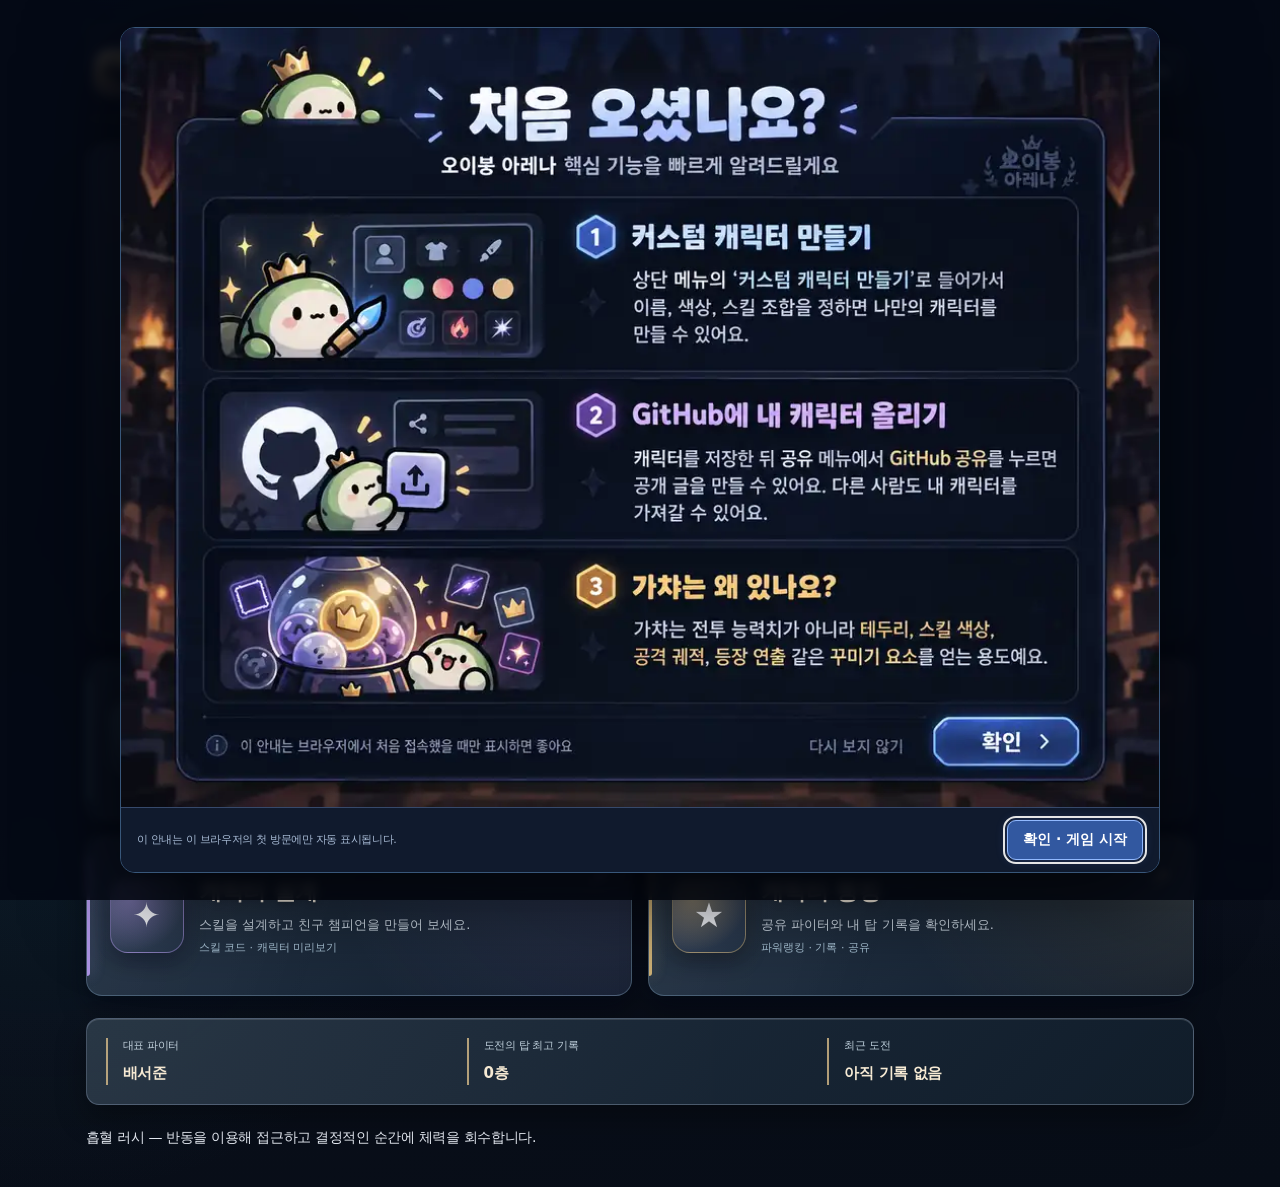
<file: index.html>
<!DOCTYPE html>
<html lang="ko">
<head>
  <meta charset="UTF-8">
  <meta name="viewport" content="width=device-width, initial-scale=1, viewport-fit=cover">
  <meta name="theme-color" content="#090a0c">
  <meta name="description" content="오이붕 아레나 — 자유형 스킬 제작, 리메이크된 5인의 자동 배틀과 전투 이펙트.">
  <title>오이붕 아레나 | OIBUNG ARENA</title>
  <link rel="stylesheet" href="css/style.css?v=unlimited-roster1">
  <link rel="stylesheet" href="css/ui-clarity.css?v=easy-designer2">
  <link rel="stylesheet" href="css/app-shell.css">
  <link rel="stylesheet" href="css/premium-ui.css">
  <link rel="stylesheet" href="css/tower-mine-ui.css"> <!-- cosmetic arcade styles retained; market screen retired -->
  <link rel="stylesheet" href="css/pvp-ui.css?v=auto-focus1">
  <link rel="stylesheet" href="css/arena-responsive.css?v=motion1">
  <link rel="stylesheet" href="css/tower-realms.css?v=compactui1">
  <link rel="stylesheet" href="css/tower-page-reality.css?v=1">
  <link rel="stylesheet" href="css/tower-gateway.css?v=panorama2">
  <link rel="stylesheet" href="css/ancient-one-portrait.css?v=eldritch1">
  <link rel="stylesheet" href="css/lobby-atmosphere.css?v=arena-lobby1">
  <link rel="stylesheet" href="css/arena-countdown.css?v=fight-countdown1">
  <link rel="stylesheet" href="css/arena-cinematic-ui.css?v=flat-arcade4-broadcast">
  <link rel="stylesheet" href="css/tower-engagement.css?v=1">
  <link rel="stylesheet" href="css/forge-archetypes.css?v=1">
  <link rel="stylesheet" href="css/signature-program.css?v=1">
  <link rel="stylesheet" href="css/scratch-studio.css?v=2">
  <link rel="stylesheet" href="css/scratch-beginner.css?v=6-advanced-authoring">
  <link rel="stylesheet" href="css/bounce-momentum.css?v=2-combat">
  <link rel="stylesheet" href="css/studio-pinball-lab.css?v=1">
  <link rel="stylesheet" href="css/sentence-only-studio.css?v=1-verb-first-semantic">
  <link rel="stylesheet" href="css/tower-art-motion.css?v=towerart1">
  <link rel="stylesheet" href="css/streamlined-arena.css?v=flat-arcade3">
  <link rel="stylesheet" href="css/combo-celebration.css?v=2-borderless-my-combo">
  <link rel="stylesheet" href="css/combo-screen-fx.css?v=1-arena-wide">
  <link rel="stylesheet" href="css/energy-broadcast.css?v=1-originals">
  <link rel="stylesheet" href="css/tower-preflight.css?v=1-preparation-ux-practice">
</head>
<body>
  <main class="main-container" id="container">
    <header class="page-header">
      <div class="brand-symbol" aria-hidden="true"><span>O</span><span>B</span></div>
      <div class="brand-copy">
        <span class="eyebrow">AUTO BATTLE</span>
        <h1>오이붕 <span>아레나</span></h1>
      </div>
    </header>

    <nav class="arena-category-nav" id="arena-category-nav" aria-label="오이붕 아레나 이동 메뉴">
      <div class="arena-nav-primary" role="group" aria-label="게임 핵심 메뉴">
        <a href="#match-setup" data-category="match" aria-current="location">대진 설정</a>
        <a href="#arena-stage" data-category="arena">전투 보기</a>
        <a href="#character-studio-dialog" data-category="creator">캐릭터 제작</a>
        
      </div>
      <details class="arena-nav-more">
        <summary>기타 활동 <span aria-hidden="true">＋</span></summary>
        <div class="arena-nav-more-list">
          
          <a href="#point-finance" data-category="finance" hidden aria-hidden="true">투자 · 포인트 광산</a>
        </div>
      </details>
    </nav>

    <section class="arena-purpose" id="arena-purpose" aria-labelledby="arena-purpose-title">
      <div class="arena-purpose-copy">
        <span class="eyebrow">YOUR GOAL / 최후의 1인</span>
        <h2 id="arena-purpose-title">파이터를 고르고, 마지막 생존자를 지켜보세요.</h2>
        <p>캐릭터를 선택하거나 직접 만든 뒤 경기 시작을 누르면 자동으로 싸웁니다. 마지막까지 살아남으면 승리!</p>
      </div>
      <ol class="arena-purpose-steps" aria-label="기본 플레이 순서">
        <li data-ui-step="setup" aria-current="step"><span class="step-number">01</span><span><strong>파이터 선택</strong><small>대진 구성</small></span></li>
        <li data-ui-step="battle"><span class="step-number">02</span><span><strong>경기 시작</strong><small>전투 관전</small></span></li>
        <li data-ui-step="result"><span class="step-number">03</span><span><strong>승부 확인</strong><small>다음 경기</small></span></li>
      </ol>
      <div class="arena-purpose-next" aria-live="polite">
        <span id="arena-next-label">지금 할 일 · 출전할 캐릭터를 선택하세요.</span>
        <button id="arena-next-action" type="button">대진 설정으로 이동</button>
      </div>
    </section>

    <section class="battle-screen" aria-label="배틀 아레나">
      <div class="arena-heading">
        <span class="eyebrow">ARENA / 01</span>
        <strong id="title-text">1 VS 1</strong>
        <small class="arena-match-objective">목표: 마지막까지 살아남기</small>
      </div>
      <div class="arena-commentary" id="arena-commentary" role="region" aria-label="실시간 전투 해설">
        <div class="commentator-text"><span class="eyebrow"><span class="commentator-live-dot" aria-hidden="true"></span> 실시간 해설</span><p id="arena-commentary-line" aria-live="off">경기를 시작하면 전투 해설이 표시됩니다.</p></div>
        <div class="arena-commentary-settings">
          <label class="arena-commentary-voice-label"><input id="arena-commentary-voice" type="checkbox"> <span>음성</span></label>
          <label class="arena-commentary-rate-label" for="arena-commentary-rate">속도 <select id="arena-commentary-rate" aria-label="음성 해설 속도">
            <option value="1.05">느림</option><option value="1.22">보통</option><option value="1.38" selected>빠름</option><option value="1.55">매우 빠름</option>
          </select></label>
        </div>
      </div>
      <div class="canvas-wrapper">
        <canvas id="arena" width="500" height="500" aria-label="캐릭터 자동 전투 화면"></canvas>
        <div class="arena-overtime-banner" id="arena-overtime-banner" role="status" hidden>
          <strong>⚔ 결전 상태</strong>
          <span class="arena-overtime-rate">2초마다 최대 HP 비례 피해 · 회복 가능</span>
        </div>
        <div class="arena-top-controls" role="group" aria-label="경기 속도 및 종료">
          <label class="arena-speed-control" for="bf-speed">
            <span>배속</span>
            <select id="bf-speed" aria-label="경기 배속">
              <option value="1" selected>1×</option>
              <option value="2">2×</option>
              <option value="3">3×</option>
              <option value="10">10×</option>
              <option value="100">100×</option>
            </select>
          </label>
          <button id="btn-stop" class="arena-stop-button" type="button"
                  onclick="stopMatch()" aria-label="경기 중지 및 무승부 처리"
                  title="진행 중인 경기를 승자 없이 종료합니다" disabled>■ 중지</button>
        </div>
      </div>


      <section class="arena-defeat-analysis" id="arena-defeat-analysis" aria-live="polite" hidden></section>
      <div class="ui-container" id="ui-container" aria-label="캐릭터 체력">
        <div class="player-section" id="sec-p1">
          <div class="player-header">
            <div class="fighter-name"><span class="fighter-number">P1</span><span class="player-title" id="p1-name">P1</span></div>
            <span class="hp-text"><span id="p1-hp-text">250</span><span class="hp-max"> / <span id="p1-maxhp">250</span></span></span>
          </div>
          <div class="hp-bar-track"><div id="p1-hp-trail" class="hp-bar-trail"></div><div id="p1-hp-bar" class="hp-bar-fill"></div></div>
          <span id="p1-tag" class="mode-tag" style="display:none;"></span>
        </div>
        <div class="player-section" id="sec-p2">
          <div class="player-header">
            <div class="fighter-name"><span class="fighter-number">P2</span><span class="player-title" id="p2-name">P2</span></div>
            <span class="hp-text"><span id="p2-hp-text">250</span><span class="hp-max"> / <span id="p2-maxhp">250</span></span></span>
          </div>
          <div class="hp-bar-track"><div id="p2-hp-trail" class="hp-bar-trail"></div><div id="p2-hp-bar" class="hp-bar-fill"></div></div>
          <span id="p2-tag" class="mode-tag" style="display:none;"></span>
        </div>
        <div class="player-section" id="sec-p3" style="display:none;">
          <div class="player-header">
            <div class="fighter-name"><span class="fighter-number">P3</span><span class="player-title" id="p3-name">P3</span></div>
            <span class="hp-text"><span id="p3-hp-text">250</span><span class="hp-max"> / <span id="p3-maxhp">250</span></span></span>
          </div>
          <div class="hp-bar-track"><div id="p3-hp-trail" class="hp-bar-trail"></div><div id="p3-hp-bar" class="hp-bar-fill"></div></div>
          <span id="p3-tag" class="mode-tag" style="display:none;"></span>
        </div>
      </div>

      <nav class="control-panel" aria-label="경기 조작">
        <button id="btn-start" data-state="ready" type="button" onclick="togglePlay()">경기 시작</button>
        <button id="btn-reset" type="button" onclick="reRollMatch()">재매칭</button>
        <label class="match-count-label" for="arena-player-count">참가 인원
          <select id="arena-player-count" aria-label="경기 참가 인원 선택" onchange="setMatchCount(Number(this.value))">
            <option value="2" selected>2인전</option>
            <option value="3">3인전</option>
            <option value="4">4인전</option>
            <option value="5">5인전</option>
            <option value="6">6인전</option>
            <option value="7">7인전</option>
            <option value="8">8인전</option>
            <option value="9">9인전</option>
            <option value="10">10인전</option>
          </select>
        </label>
      </nav>
    </section>

    <section class="economy-card" aria-label="베팅과 아이템 상점">
      <div class="economy-head"><h2 class="economy-title">우승 예측</h2><div class="coin-balance" id="coin-balance">1,000 G</div></div>
      <div class="bet-layout">
        <div class="bet-choice">
          <div class="field-label">우승 예상</div>
          <div class="bet-players" id="bet-players" aria-label="우승 예상 캐릭터"></div>
        </div>
        <div class="bet-stake">
          <label class="field-label" for="wager-input">베팅 금액</label>
          <div class="wager-wrap"><input id="wager-input" type="number" min="0" step="10" value="0" inputmode="numeric" aria-label="베팅 금액 (0이면 무료 관전)" oninput="renderEconomyUI()"><button class="mini-btn" id="btn-max-bet" type="button" onclick="setMaxBet()">MAX</button></div>
        </div>
      </div>
      <div class="odds-text" id="odds-text"></div>
      <div class="economy-message" id="economy-message" role="status" aria-live="polite"></div>
      <div class="economy-divider"></div>
      <h2 class="economy-title">아이템</h2>
      <div class="shop-grid">
        <article class="shop-item">
          <div class="shop-head"><h3>오버클럭</h3><span class="shop-price">650 G</span></div>
          <p>능력 쿨타임 단축</p><div class="shop-meta" id="inv-skillRush">보유 0</div>
          <button class="shop-btn" type="button" onclick="buyItem('skillRush')">구매</button>
          <div class="target-buttons" id="targets-skillRush" aria-label="오버클럭 적용 대상"></div>
        </article>
        <article class="shop-item">
          <div class="shop-head"><h3>생명 코어</h3><span class="shop-price">350 G</span></div>
          <p>최대 HP +75</p><div class="shop-meta" id="inv-vitality">보유 0</div>
          <button class="shop-btn" type="button" onclick="buyItem('vitality')">구매</button>
          <div class="target-buttons" id="targets-vitality" aria-label="생명 코어 적용 대상"></div>
        </article>
        <article class="shop-item">
          <div class="shop-head"><h3>돌진 부츠</h3><span class="shop-price">300 G</span></div>
          <p>이동속도 +35%</p><div class="shop-meta" id="inv-speed">보유 0</div>
          <button class="shop-btn" type="button" onclick="buyItem('speed')">구매</button>
          <div class="target-buttons" id="targets-speed" aria-label="돌진 부츠 적용 대상"></div>
        </article>
      </div>
      <div class="reserved-list" id="reserved-list"></div>
    </section>


    <section class="game-extra-panel" id="cosmetic-arcade" aria-labelledby="cosmetic-arcade-title">
      <div class="game-extra-title">
        <div><span class="eyebrow">COSMETIC COLLECTION</span><h2 id="cosmetic-arcade-title">가챠 · 수집 도감</h2></div>
        <strong id="arcade-wallet" class="game-wallet">1,000 G</strong>
      </div>
      <p class="game-extra-info">이곳은 가챠·수집 전용입니다. 획득한 테두리, 스킬 색상, 궤적, 등장 연출과 모션은 <strong>커스텀 캐릭터 만들기 → 외형 꾸미기</strong>에서 원하는 캐릭터에게 개별 장착·해제하세요. 모든 캐릭터에 자동 적용되지 않습니다.</p>
      <div class="arena-section-purpose">여기서 할 일: G로 <strong>꾸미기 아이템</strong>을 뽑고, 캐릭터 제작기에서 원하는 캐릭터에게 장착하세요. 전투 능력치는 올라가지 않습니다.</div>
      <div class="roulette-theatre" aria-label="가챠 룰렛 연출">
        <div class="roulette-orbit" aria-hidden="true"><canvas id="cosmetic-roulette" width="620" height="300"></canvas></div>
        <div class="roulette-showcase">
          <span class="roulette-eyebrow">MYSTERY CAPSULE / OIBUNG</span>
          <strong id="roulette-headline">운명의 룰렛</strong>
          <span id="roulette-detail">뽑기 버튼을 눌러 결과를 확인하세요</span>
        </div>
      </div>
      <div class="arcade-pull">
        <div><strong>✨ 연출 캡슐</strong><span>테두리 · 스킬 색상 · 공격 궤적 · 등장 연출 · 스킬 모션</span></div>
        <div class="arcade-pull-controls" role="group" aria-label="가챠 뽑기 횟수">
          <button type="button" id="cosmetic-draw">300 G · 1회 뽑기</button>
          <button type="button" id="cosmetic-draw-ten">3,000 G · 10연차</button>
        </div>
      </div>
      <ol id="cosmetic-ten-results" class="cosmetic-ten-results" aria-label="10연차 뽑기 결과" hidden></ol>
      <p class="arcade-pull-note">10연차는 1회 뽑기를 10번 진행합니다. 중복 환급·보상 보장 횟수가 그대로 이어집니다.</p>
      <p id="cosmetic-result" class="game-extra-status" role="status" aria-live="polite">미당첨 시 소액 G 또는 짧은 인생 명언이 등장합니다. 오래 못 뽑으면 보상이 보장됩니다.</p>
      <div class="cosmetic-collections" id="cosmetic-collections" aria-label="보유한 가챠 아이템 도감"></div>
    </section>
    <section class="game-extra-panel" id="point-finance" hidden aria-labelledby="finance-title">
      <div class="game-extra-title">
        <div><span class="eyebrow">SIMULATED MARKET / CLICK MINE</span><h2 id="finance-title">모의 투자소 · 포인트 광산</h2></div>
        <strong id="finance-wallet" class="game-wallet">1,000 G</strong>
      </div>
      <p class="game-extra-info">실제 주식·현금과 무관한 게임 내 가상 시세입니다. 5배 레버리지 손실은 원금을 초과하여 G가 음수가 될 수 있습니다.</p>
      <div class="arena-section-purpose">선택 활동: <strong>광산</strong>에서 G를 모으거나, 변동하는 가상 종목에 <strong>투자</strong>할 수 있습니다. 전투 참여에 필수는 아닙니다.</div>
      <div class="finance-layout">
        <div class="finance-market">
          <div class="finance-subtitle"><strong>가상 종목 거래</strong><span>5종 종목 · 3초마다 자동 갱신</span></div>
          <label for="market-asset">종목 선택
            <select id="market-asset"><option value="campus">이권재 컴퍼니</option><option value="meteor">배달의 서준</option><option value="arcana">아토믹 성원 박</option><option value="psychology">오슬우 심리학</option><option value="repeat">삼수를각오한최규원</option></select>
          </label>
          <div class="market-price"><strong id="market-price">100.00</strong><span id="market-change">0.00%</span></div>
          <svg id="market-history" viewBox="0 0 320 90" role="img" aria-label="가상 종목의 최근 가격 흐름"></svg>
          <div class="finance-trade-row">
            <label for="market-margin">투자 원금 (G)<input id="market-margin" type="number" min="10" step="10" value="100" inputmode="numeric"></label>
            <label for="market-leverage">레버리지<select id="market-leverage"><option value="1">1배</option><option value="5">5배 (고위험)</option></select></label>
          </div>
          <div class="finance-buttons"><button id="market-open" type="button">투자 시작</button><button id="market-close" type="button">포지션 청산</button></div>
          <p id="market-position" class="game-extra-info">열려 있는 포지션 없음</p>
          <p id="market-status" class="game-extra-status" role="status" aria-live="polite"></p>
        </div>
        <div class="finance-mine">
          <div class="finance-subtitle"><strong>⛏ 포인트 광산</strong><span>터치할 때마다 +2 G</span></div>
          <p>투자 손실로 빚이 생겨도 광산에서 계속 채굴할 수 있습니다. 음수 잔액은 채굴 수익으로 먼저 갚습니다.</p>
          <button id="mine-hit" type="button" aria-label="광석 터치하여 2 G 채굴"><span aria-hidden="true">⛏</span><strong>광석 터치!</strong><small>+2 G / 터치</small></button>
          <div class="mine-progress"><span>누적 채굴</span><strong id="mine-total">0 G</strong></div>
          <p id="mine-status" class="game-extra-status" role="status" aria-live="polite">포인트 광산은 언제나 이용할 수 있습니다.</p>
        </div>
      </div>
    </section>
  </main>

  <script src="js/core/state.js"></script>
  <script src="js/features/arena-resolution.js"></script>
  <script src="js/features/motion-smoothing.js?v=motion1"></script>
  <script src="js/features/arena-depth.js?v=six-decks1"></script>
  <script src="js/features/arena-fx-depth.js?v=fxdepth2"></script>
  <script src="js/features/impact-physics.js?v=fx25d1"></script>
  <script src="js/photos.js"></script>
  <script src="js/features/economy.js"></script>
  <script src="js/characters/bae.js"></script>
  <script src="js/characters/oh.js"></script>
  <script src="js/characters/lee.js"></script>
  <script src="js/characters/park.js"></script>
  <script src="js/characters/choi.js"></script>
  <script src="js/features/arena-stalemate.js?v=flat-arcade3-defense-budget3-pace1"></script>
  <script src="js/features/arena-countdown.js?v=fight-countdown1"></script>
  <script src="js/features/ball-impact-squash.js?v=elastic3-impact"></script>
  <script src="js/features/arena-body-physics.js?v=4-original-modes"></script>
  <script src="js/features/arena-pinball-juice.js?v=1-kinetic"></script>
  <script src="js/features/combo-screen-fx.js?v=2-streak-cleanup"></script>
  <script src="js/features/arena-combat-v2.js?v=7-arena-wide-pulse"></script>
  <script src="js/core/engine.js?v=wall-normal-collision3-combo-end"></script>
  <script src="js/core/render.js?v=jaw-ultimate1"></script>
  <script src="js/features/vfx-audio.js?v=soft-combat2-sfx1-combo-rise2-realm-cues-20261102"></script>
  <script src="js/features/background-music.js?v=overtime-depth3"></script>
  <script src="js/features/character-remix.js"></script>
  <script src="js/main.js?v=statusheight2"></script>
  <script src="js/features/action-registry.js?v=ricochet1"></script>
   <script src="js/features/semantic-physics.js?v=1-offline-contact"></script>
<script src="js/features/physics-law-engine.js?v=2-force-rebound-shear"></script>
  <script src="js/features/arena-charge.js?v=fx25d1"></script>
  <script src="js/features/ability-atlas.js?v=statusheight3-ricochet1"></script>
  <script src="js/features/arena-splitshot-geometry.js?v=1-shared-splitshot"></script><script src="js/features/advanced-combat.js?v=5-shared-splitshot"></script>
  <script src="js/features/forge-expansion.js?v=fx25d1-cap-resolve2"></script>
  <script src="js/features/status-vfx.js?v=fx25d1-time1"></script>
  <script src="js/features/commentary-voice.js?v=2-gauge-combo-boss"></script>
  <script src="js/features/battle-director.js?v=originals-rich-narration1"></script>
  <script src="js/features/tower-tactics.js?v=3-real-hero-easy-labels"></script>
  <script src="js/features/arena-pinball-motion.js?v=6-tower-react"></script>
  <script src="js/features/arena-auto-ai.js?v=2-fix-null-telegraph"></script>
  <script src="js/features/arena-balance-formula.js?v=imag-materializer1"></script>
  <script src="js/features/arena-balance.js?v=unlimited-ir1"></script>
  <script src="js/features/arena-telegraph.js?v=2-safe-null-fighter"></script>
  <script src="js/features/forge-archetypes.js?v=pinball1"></script>
  <script src="js/features/bounce-momentum.js?v=5-all-100-energy"></script>
  <script src="js/features/original-momentum-ultimates.js?v=3-overhead-slam"></script>
  <script src="js/features/signature-program.js?v=5-skillsonly"></script>
  <script src="js/features/skill-fx-composer.js?v=2-force-rebound-shear"></script><script src="js/features/procedural-visual-geometry.js?v=causal-creatures1"></script><script src="js/features/metaphor-visuals.js?v=causal-creatures1"></script>
<script src="js/features/skill-color-policy.js?v=1-dynamic-hero-color"></script>
<script src="js/features/semantic-concept-atlas.js?v=1-multidomain-atlas"></script><script src="js/features/concept-fusion.js?v=1-hybrid-physics"></script><script src="js/features/terminal-event-chain.js?v=1-declarative-causal"></script>
<script src="js/features/imagination-concepts.js?v=multidomain-color1"></script>
<script src="js/features/semantic-intent-composer.js?v=3-batch-event-logic"></script>
<script src="js/features/signature-scratch.js?v=imag-materializer1"></script><script src="js/features/fantasy-skill-graph.js?v=2-imagery-stages"></script>
<script src="js/features/combat-event-graph.js?v=3-batch-event-logic"></script>
  <script src="js/features/signature-live.js?v=3"></script>
  <script src="js/features/signature-rule-skill.js?v=4-multistage-graph"></script><script src="js/features/skill-ir.js?v=imag-materializer1"></script>
  <script src="js/features/wall-impact-store.js?v=stored-wall1"></script>
  <script src="js/features/signature-rule-live.js?v=3-batch-event-logic"></script>
  <script src="js/features/skill-forge-editor.js?v=unlimited-ir1"></script>
  <script src="js/features/skill-forge-impact.js?v=concept-fusion1"></script>
  <script src="js/features/skill-forge-casting.js?v=simultaneous-sentence1"></script>
  <script src="js/features/skill-forge-world.js?v=2-roster-cache"></script>
  <script src="js/features/skill-forge-profiles.js?v=imag-materializer1"></script>
  <script src="js/features/skill-forge-storage.js?v=1-save-contract"></script>
  <script src="js/features/skill-forge-executor.js?v=3-verified-cast-vfx"></script>
  <script src="js/features/skill-forge.js?v=simultaneous-sentence1"></script>
  <script src="js/features/skill-visuals.js?v=multidomain-color1"></script>
  <script src="js/features/forge-combo-vfx.js?v=fx25d1"></script>
  <script src="js/features/natural-forge.js?v=unlimited-ir1"></script>
  <script src="js/features/block-forge.js?v=unlimited-ir1"></script>
  <script src="js/features/community-forge.js"></script>
  <script src="js/features/community-power-rank.js"></script>
  <script src="js/features/welcome-guide.js"></script>
  <script src="js/features/ui-categories.js"></script>
  <script src="js/features/studio-art.js"></script>
  <script src="js/features/studio-motion-model.js"></script>
  <script src="js/features/studio-pinball-lab.js?v=3-batch-event-logic"></script>
  <script src="js/features/studio-workspace.js?v=simultaneous-sentence1"></script>
  <!-- Point-based cosmetics and per-fighter skin equipment retired; saved data intact. -->
  <!-- Stock market and click mine retired; existing wallet saves are retained. -->
  <script src="js/features/battle-effects.js?v=3-loop-error-recovery"></script>
  <script src="js/features/ui-flow.js"></script>
  <script src="js/features/tower-gateway-audio.js?v=fanfare2"></script>
  <script src="js/features/screen-router.js?v=retire-bet-panel-20261102"></script>
  <script src="js/features/tower-scenes.js"></script>
  <script src="js/features/tower-realms.js?v=4-graph-bonuses"></script>
  <script src="js/features/tower-map-architecture.js?v=flat-arcade3-pinball3"></script>
  <script src="js/features/tower-flat-arena.js?v=5-surface-chain"></script>
  <script src="js/features/tower-terrain-25d.js?v=flat-pinball1"></script>
  <script src="js/features/tower-creatures.js?v=1"></script>
  <script src="js/features/tower-enemy-art.js?v=terrain25d1"></script>
  <script src="js/features/tower-pattern-25d.js?v=fx25d1"></script>
  <script src="js/features/tower-temporal.js?v=2-time-safe"></script>
  <script src="js/features/tower-clock-hands.js?v=1-timepinball"></script>
  <script src="js/features/tower-time-boss-fx.js?v=1-timepinball"></script>
  <script src="js/features/tower-space-gravity.js?v=1-spacepinball"></script>
  <script src="js/features/tower-space-boss-fx.js?v=1-spacepinball"></script>
  <script src="js/features/tower-fire-volcano.js?v=1-firepinball"></script>
  <script src="js/features/tower-fire-boss-fx.js?v=1-firepinball"></script>
  <script src="js/features/tower-storm-supercell.js?v=1-stormpinball"></script>
  <script src="js/features/tower-storm-boss-fx.js?v=1-stormpinball"></script>
  <script src="js/features/tower-ice-glacier.js?v=1-icepinball"></script>
  <script src="js/features/tower-ice-boss-fx.js?v=1-icepinball"></script>
  <script src="js/features/tower-forest-life.js?v=1-forestpinball"></script>
  <script src="js/features/tower-forest-boss-fx.js?v=1-forestpinball"></script>
  <script src="js/features/tower-spectacle-art.js?v=fx25d1"></script>
  <script src="js/features/tower-meteor-art.js?v=1"></script>
  <script src="js/features/tower-page-reality.js?v=1"></script>
  <script src="js/features/tower-spectacle.js?v=fx25d1-clock-v2-space-v2-fire-v1-storm-v1-ice-v1-forest-v1-clarity"></script>
  <script src="js/features/tower-world-mechanics.js?v=1-safety"></script>
  <script src="js/features/tower-encounters.js?v=weakpoint-audio-20261102"></script>
  <script src="js/features/tower-environment-vfx.js?v=fx25d1"></script>
  <script src="js/features/tower-environment.js?v=realm-chaos1"></script>
  <script src="js/features/tower-atmosphere.js?v=realmdepth1"></script>
  <script src="js/features/ancient-six-seals.js?v=ancient-seals-v1"></script>
  <script src="js/features/ancient-final-fx.js?v=ancient-fx-v1"></script>
  <script src="js/features/ancient-one.js?v=eldritch1-boss3-six-seals"></script>
  <script src="js/features/tower-challenge.js?v=4-rule-routes"></script>
  <script src="js/features/tower-save-backup.js?v=2-art-cosmetics"></script>
  <script src="js/features/tower-ui-cinematics.js?v=towerart1"></script>
  <script src="js/features/studio-modes.js?v=simultaneous-sentence1"></script>
  <script src="js/features/studio-easy-designer.js?v=unlimited-ir1"></script>
  <script src="js/features/scratch-studio.js?v=2-easy1-momentum1-pinball3-ricochet1"></script>
  <script src="js/features/signature-simple-designer.js?v=one-composer-20261102"></script>
  <script src="js/features/scratch-beginner.js?v=6-single-card-editor"></script>
  <script src="js/features/korean-skill-grammar.js?v=2-metaphor-clauses"></script>
  <script src="js/features/korean-skill-parameters.js?v=1-korean-numeric"></script>
  <script src="js/features/signature-prompt-compiler.js?v=concept-fusion1"></script>
  <script src="js/features/semantic-relationship-graph.js?v=3-batch-event-logic"></script>
  <script src="js/features/sentence-auto-repair.js?v=1-safe-diff"></script>
  <script src="js/features/skill-sentence-engine.js?v=3-batch-event-logic"></script>
  <script src="js/features/signature-rule-studio.js?v=1-verb-first-semantic"></script>
  <script src="js/features/pvp-rulebook.js"></script>
  <script src="js/features/pvp-original-engine.js?v=4-force-rebound-shear"></script>
  <script src="js/features/pvp-supabase.js?v=rematch-retry1"></script>
  <script src="js/features/pvp-online.js?v=2-rule-transport"></script>
</body>
</html>
</file>
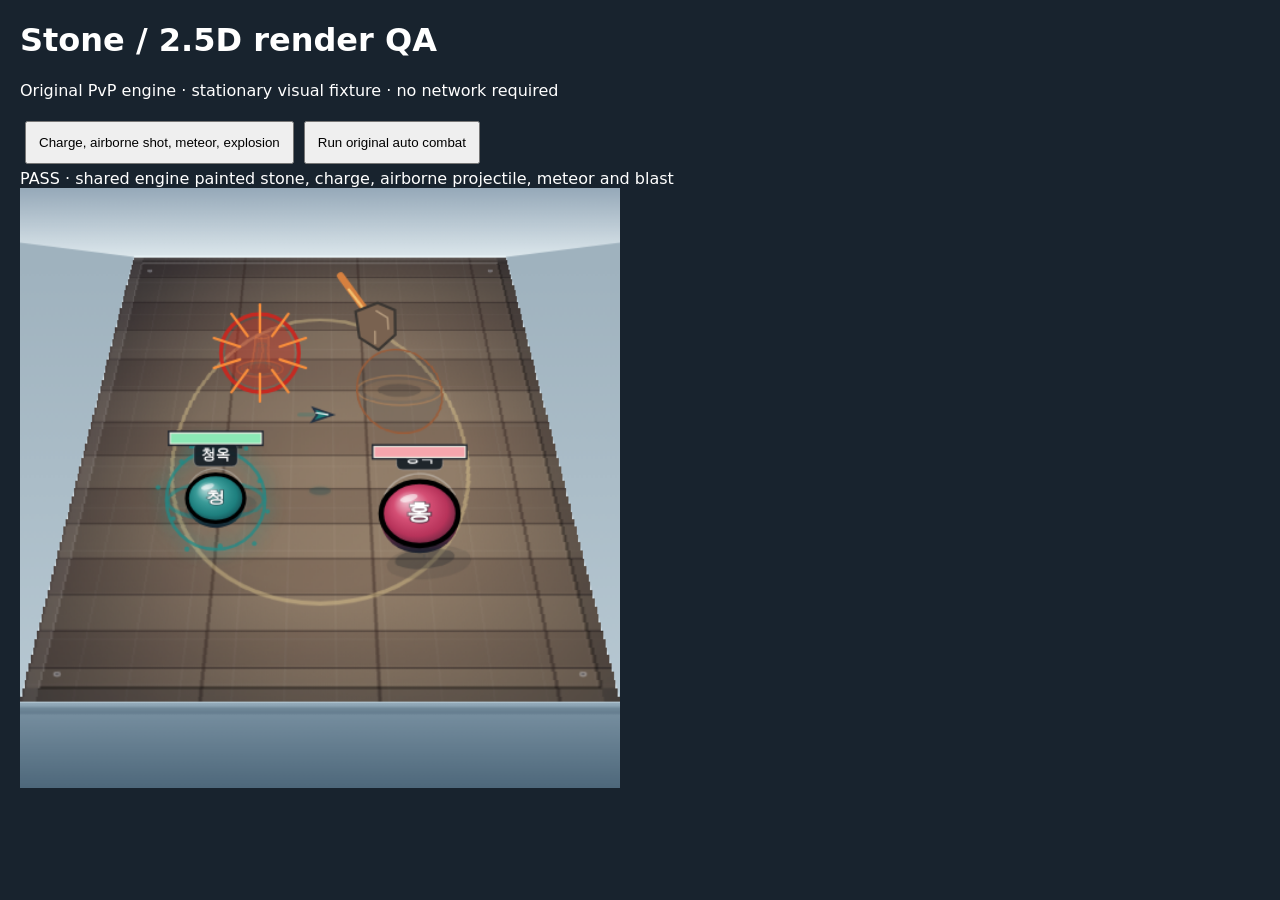
<file: tests/browser-stone.html>
<!doctype html><meta charset="utf-8"><title>Stone / 2.5D render QA</title>
<style>body{background:#18232e;color:white;font:16px system-ui;margin:20px}iframe{border:0;width:600px;height:600px}button{padding:12px;margin:5px}#result{white-space:pre-wrap}</style>
<h1>Stone / 2.5D render QA</h1><p>Original PvP engine · stationary visual fixture · no network required</p>
<button id="scene">Charge, airborne shot, meteor, explosion</button><button id="run">Run original auto combat</button>
<div id="result">Loading</div><iframe id="game" src="../pvp-runtime.html"></iframe>
<script>
const frame=document.getElementById('game');let room,w,live=false,last=0;
const profile={name:'청옥',hp:500,speed:2,color:'#208e8b',skills:[{name:'연사',trigger:'auto',cooldown:.5,actions:[{type:'shot',damage:12,radius:160,speed:8,count:2}]},{name:'운석',trigger:'auto',cooldown:2,actions:[{type:'meteor',damage:22,radius:65,speed:7,count:1}]}]};
function scene(){live=false;room=w.PvpRuntime.createRoom(profile,{...profile,name:'홍옥',color:'#cf3762'},'auto',1000,['auto','auto']);
 const a=room.players[0],b=room.players[1];a.x=145;a.y=300;b.x=345;b.y=355;b.z=38;
 w.ArenaCharge.start(a,{duration:1});a.forgeCharge.ticks=18;
 a.forgeShots=[{x:250,y:290,z:65,prevX:250,prevY:290,vx:7,vy:0,a:{status:'fire'}}];
 a.forgeExtras=[{kind:'meteor',x:340,y:180,age:17,flight:45,a:{radius:48}}];
 w.SkillVisuals.detonate(a,'meteor',180,155,55);
 w.SkillVisuals.exportEffects().at(-1).age=11;
 w.PvpRuntime.paint();document.getElementById('result').textContent='PASS · shared engine painted stone, charge, airborne projectile, meteor and blast';}
frame.onload=()=>{w=frame.contentWindow;scene();};
document.getElementById('scene').onclick=scene;
document.getElementById('run').onclick=()=>{room=w.PvpRuntime.createRoom(profile,{...profile,name:'홍옥',color:'#cf3762'},'auto',1000,['auto','auto']);live=true;last=0;requestAnimationFrame(step);};
function step(t){if(!live)return;if(!last)last=t;w.PvpRuntime.step(room,1/60,1000+t);w.PvpRuntime.paint();document.getElementById('result').textContent='Auto combat · HP '+room.players.map(p=>Math.round(p.hp)).join(' / ');last=t;if(!room.ended)requestAnimationFrame(step);}
window.addEventListener('error',e=>document.getElementById('result').textContent='FAIL '+e.message);
</script>
</file>
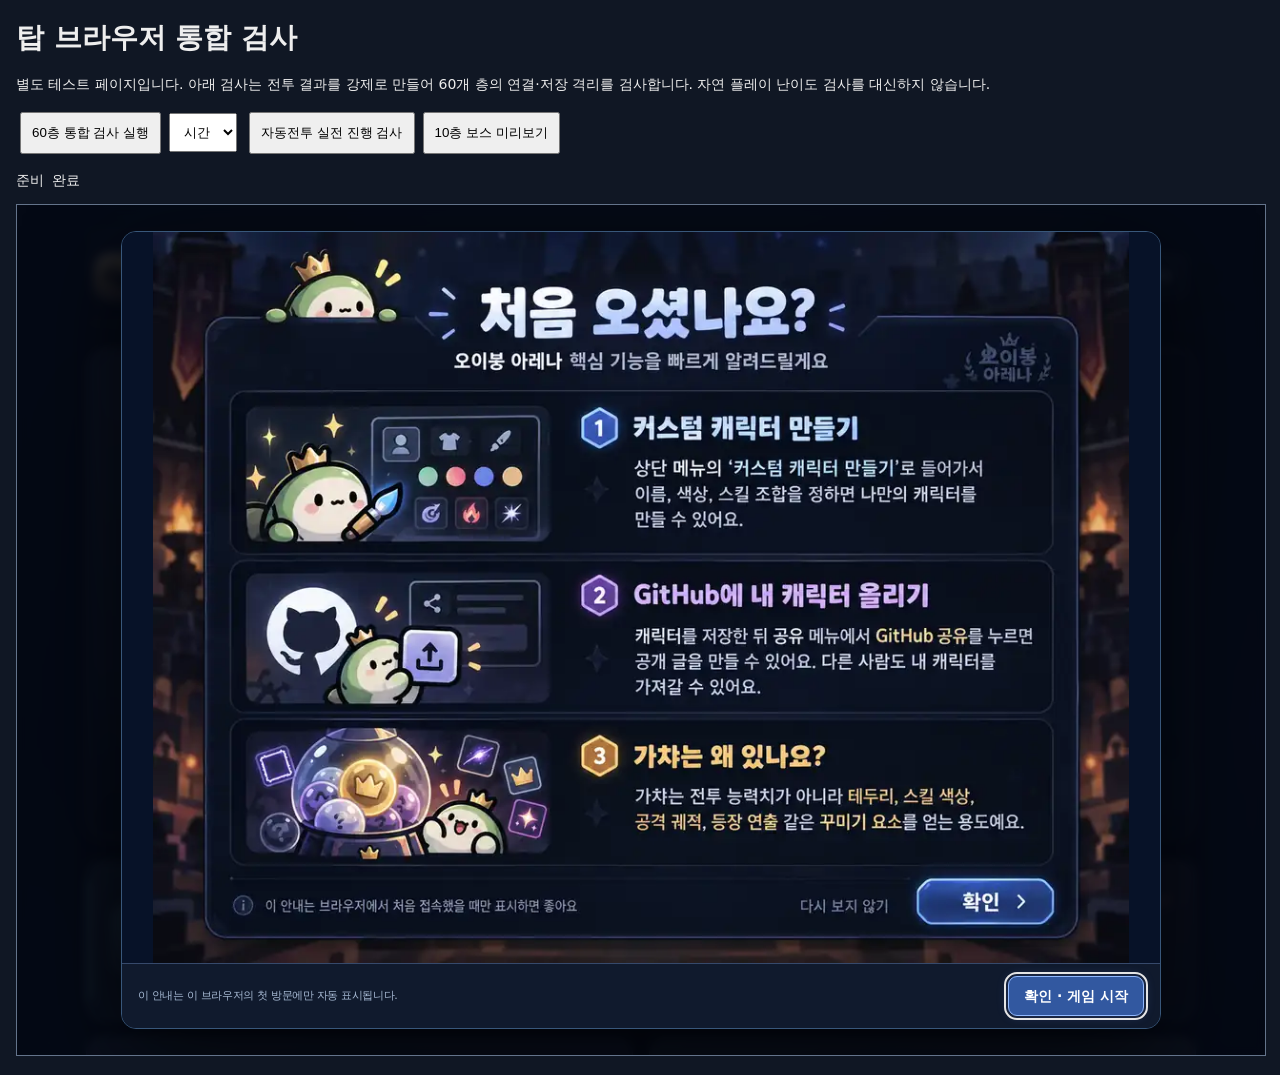
<file: tests/browser-tower.html>
<!doctype html><html lang="ko"><meta charset="utf-8"><title>Tower browser integration QA</title>
<style>body{font:14px system-ui;background:#101724;color:#eee;margin:16px}button,select{padding:10px;margin:4px}iframe{width:100%;height:850px;border:1px solid #64748b}pre{white-space:pre-wrap}</style>
<body><h1>탑 브라우저 통합 검사</h1><p>별도 테스트 페이지입니다. 아래 검사는 전투 결과를 강제로 만들어 60개 층의 연결·저장 격리를 검사합니다. 자연 플레이 난이도 검사를 대신하지 않습니다.</p>
<button id="run">60층 통합 검사 실행</button><select id="realm"><option value="time">시간</option><option value="space">우주</option><option value="fire">화염</option><option value="storm">폭풍</option><option value="ice">빙결</option><option value="forest">숲</option></select>
<button id="auto">자동전투 실전 진행 검사</button><button id="boss">10층 보스 미리보기</button><pre id="result" role="status">준비 중</pre><iframe id="game" src="../index.html" title="실제 게임"></iframe>
<script>
const frame=document.getElementById('game'),output=document.getElementById('result');
let errors=[];frame.addEventListener('load',()=>{frame.contentWindow.addEventListener('error',e=>errors.push(e.message));output.textContent='준비 완료';});
const assert=(v,m)=>{if(!v)throw Error(m);};
function access(){
 const w=frame.contentWindow;
 w.document.getElementById('arena-welcome-confirm')?.click();
 w.ArenaTower.forfeit();
 w.ArenaScreenRouter.go('tower');
 return w;
}
function clear(w){w.eval('players[1].hp=0;isPlaying=true;update();');}
function choose(w){const o=w.ArenaTower.state.offers[0];if(o)assert(w.ArenaTower.chooseBlessing(o.id),'기연 선택');}
document.getElementById('run').onclick=()=>{
 try{
  const w=access(),t=w.ArenaTower,original=w.eval('JSON.stringify([...CHARACTER_DEFS,...CUSTOM_DEFS].map(d=>({id:d.id,profile:d.forgeData})))');
  const logs=[];
  for(const r of w.ArenaTowerRealms.REALMS){
   assert(t.selectRealm(r.id),'탑 선택');t.setMode('manual');assert(t.begin(),'도전 시작');
   assert(w.ArenaTowerControls.dash(),'대시');assert(!w.ArenaTowerControls.dash(),'쿨다운 재사용 방지');
   for(let n=1;n<=10;n++){
    assert(t.state.level===n,'층 번호');assert(!!t.encounter,'전투 모듈');
    w.eval('isPlaying=false');const before=t.encounter.tick;w.update();assert(t.encounter.tick===before,'정지 시 시간 고정');
    w.eval('isPlaying=true');for(let i=0;i<105;i++)w.update();
    if(n%5===0){assert(t.encounter.zones.length>0,'보스 예고');w.eval('players[1].hp=players[1].maxHp*.45');w.update();assert(t.encounter.phase===2,'2페이즈');}
    w.draw();clear(w);
    if(n<10){assert(t.stage==='between','층 사이 대기');choose(w);assert(t.begin(),'다음 층');}
   }
   assert(t.stage==='won','완주');assert(t.state.blessings.length===3,'기연 3회');
   assert(original===w.eval('JSON.stringify([...CHARACTER_DEFS,...CUSTOM_DEFS].map(d=>({id:d.id,profile:d.forgeData})))'),'원본 캐릭터 보존');
   logs.push(r.name+': 10층 / 대시 / 일시정지 / 기연 / 보스 2페이즈 / 원본 격리 PASS');
  }
  assert(errors.length===0,errors.join('\n'));output.textContent=logs.join('\n')+'\n60층 PASS · 브라우저 오류 0';
 }catch(e){output.textContent='FAIL: '+e.stack;}
};
document.getElementById('auto').onclick=()=>{
 try{const w=access(),t=w.ArenaTower;const logs=[];
 for(const r of w.ArenaTowerRealms.REALMS){
  t.selectRealm(r.id);t.setMode('auto');assert(t.begin(),'자동 시작');let frames=0;
  while(t.active&&frames<72000){
   if(t.stage==='between'){choose(w);assert(t.begin(),'자동 다음 층');}
   w.update();frames++;
  }
  assert(!t.active,'1200초 안에 전투 종료 필요');
  logs.push(r.name+': '+t.state.cleared+'층 / '+t.stage+' / '+(frames/60).toFixed(1)+'초');
 }
 output.textContent=logs.join('\n')+'\n자동전투 검사 완료 (승패/체력 조작 없음)';
 }catch(e){output.textContent='FAIL: '+e.stack;}
};
document.getElementById('boss').onclick=()=>{
 try{
  const w=access(),t=w.ArenaTower;t.selectRealm(document.getElementById('realm').value);t.setMode('manual');assert(t.begin(),'시작');
  for(let n=1;n<10;n++){clear(w);choose(w);assert(t.begin(),'다음 층');}
  w.eval('players[0].hp=players[0].maxHp=9999');
  output.textContent=t.floor(10).name+' 실제 패턴 실행 중';
 }catch(e){output.textContent='FAIL: '+e.stack;}
};
</script></body></html>
</file>
<file: css/style.css>
:root {
  color-scheme: dark;
  --bg: #0b1017;
  --surface: #151d27;
  --surface-2: #1b2631;
  --surface-3: #23313f;
  --line: rgba(210, 230, 239, .13);
  --text: #edf4f5;
  --muted: #9aaab5;
  --accent: #ceef8e;
  --amber: #f5b87b;
  --shadow: 0 18px 50px rgba(0, 0, 0, .25);
}
* { box-sizing: border-box; -webkit-tap-highlight-color: transparent; }
html { background: var(--bg); }
body {
  min-height: 100vh;
  margin: 0;
  color: var(--text);
  background: radial-gradient(ellipse at 14% -10%, rgba(97, 132, 133, .16), transparent 50%),
              radial-gradient(ellipse at 100% 75%, rgba(82, 99, 121, .1), transparent 46%),
              var(--bg);
  font: 500 14px/1.5 system-ui, -apple-system, BlinkMacSystemFont, "Segoe UI", "Noto Sans KR", sans-serif;
  overflow-x: hidden;
}
button, input, select, textarea { font: inherit; }
button { cursor: pointer; }
button:disabled, input:disabled { opacity: .48; cursor: not-allowed; }
button:focus-visible, summary:focus-visible, input:focus-visible, select:focus-visible, textarea:focus-visible {
  outline: 2px solid var(--accent); outline-offset: 3px;
}
button, summary { -webkit-tap-highlight-color: transparent; }
button, select, input { touch-action: manipulation; }
h1, h2, h3, p { margin-top: 0; }

.main-container {
  width: min(100% - 48px, 1160px);
  margin: 0 auto;
  padding: 30px 0 22px;
  display: grid;
  grid-template-columns: minmax(0, 1.72fr) minmax(298px, 1fr);
  column-gap: 18px;
  row-gap: 18px;
  align-items: start;
}
.page-header {
  grid-column: 1 / -1;
  display: flex;
  align-items: center;
  gap: 14px;
  min-width: 0;
  padding: 0 3px 8px;
}
.brand-symbol {
  width: 47px;
  height: 47px;
  flex: 0 0 47px;
  border-radius: 14px;
  display: flex;
  align-items: center;
  justify-content: center;
  gap: 1px;
  color: #0c1715;
  font-size: 19px;
  font-weight: 1000;
  letter-spacing: -5px;
  padding-right: 5px;
  background: var(--accent);
  box-shadow: 0 5px 24px rgba(206, 239, 142, .15);
}
.brand-symbol span:last-child { transform: translateY(5px); }
.brand-copy { min-width: 0; }
.eyebrow {
  font-size: 10px;
  font-weight: 800;
  letter-spacing: .18em;
  line-height: 1.5;
  color: var(--muted);
}
.page-header h1 {
  margin: 1px 0 0;
  line-height: 1.2;
  letter-spacing: -.065em;
  font-size: clamp(22px, 3vw, 29px);
  font-weight: 900;
}
.page-header h1 span { color: var(--accent); }

.battle-screen, .bf-tools, .bf-fold, .roster-card {
  border: 1px solid var(--line);
  background: linear-gradient(150deg, rgba(29, 41, 54, .96), rgba(17, 25, 35, .99));
  box-shadow: var(--shadow);
  border-radius: 20px;
}
.battle-screen {
  grid-column: 1;
  min-width: 0;
  padding: clamp(12px, 2vw, 20px);
}
.arena-heading {
  display: flex;
  align-items: baseline;
  justify-content: space-between;
  gap: 10px;
  margin: 0 1px 13px;
}
.arena-heading strong {
  font-weight: 1000;
  line-height: 1;
  font-size: 20px;
  letter-spacing: -.035em;
}
.canvas-wrapper {
  position: relative;
  width: 100%;
  aspect-ratio: 1;
  border-radius: 13px;
  overflow: hidden;
  background: #101922;
  border: 1px solid rgba(196, 223, 231, .16);
}
.canvas-wrapper::before, .canvas-wrapper::after {
  content: "";
  position: absolute;
  z-index: 1;
  pointer-events: none;
  height: 25px;
  width: 25px;
  border-color: rgba(206, 239, 142, .7);
  border-style: solid;
}
.canvas-wrapper::before { left: 13px; top: 13px; border-width: 2px 0 0 2px; }
.canvas-wrapper::after { right: 13px; bottom: 13px; border-width: 0 2px 2px 0; }
#arena {
  width: 100%;
  height: 100%;
  display: block;
  background:
    radial-gradient(circle at 50% 48%, rgba(52, 78, 87, .32), transparent 57%),
    linear-gradient(rgba(166, 196, 200, .055) 1px, transparent 1px),
    linear-gradient(90deg, rgba(166, 196, 200, .055) 1px, transparent 1px),
    #101922;
  background-size: auto, 32px 32px, 32px 32px, auto;
}
.ui-container {
  display: grid;
  grid-template-columns: repeat(2, minmax(0, 1fr));
  gap: 9px;
  margin-top: 13px;
}
.ui-container.mode-3p { grid-template-columns: repeat(3, minmax(0, 1fr)); }
.player-section {
  --hp-color: #eab07c;
  min-width: 0;
  padding: 12px 12px 10px;
  border: 1px solid var(--line);
  background: rgba(7, 16, 23, .34);
  border-radius: 11px;
}
#sec-p2 { --hp-color: #85cadb; }
#sec-p3 { --hp-color: #c0adf4; }
.player-header {
  display: flex;
  align-items: baseline;
  justify-content: space-between;
  gap: 7px;
  min-width: 0;
}
.fighter-name {
  display: flex;
  align-items: baseline;
  gap: 7px;
  min-width: 0;
}
.fighter-number {
  color: var(--hp-color);
  font-size: 10px;
  font-weight: 900;
  letter-spacing: .04em;
  flex: 0 0 auto;
}
.player-title {
  overflow: hidden;
  text-overflow: ellipsis;
  white-space: nowrap;
  min-width: 0;
  color: var(--text);
  font-size: 13px;
  font-weight: 850;
}
.hp-text {
  white-space: nowrap;
  color: var(--text);
  font-size: 11px;
  font-variant-numeric: tabular-nums;
  font-weight: 800;
}
.hp-max { color: #8497a3; font-weight: 500; }
.hp-bar-track {
  margin-top: 9px;
  height: 5px;
  width: 100%;
  border-radius: 6px;
  overflow: hidden;
  background: #35414d;
}
.hp-bar-fill {
  width: 100%;
  height: 100%;
  border-radius: inherit;
  background: var(--hp-color);
  transition: width .16s linear;
}
.mode-tag {
  display: inline-block;
  margin-top: 8px;
  padding: 3px 6px;
  border: 1px solid var(--line) !important;
  border-radius: 5px;
  background: #26343d !important;
  color: #c7d5d8 !important;
  font-size: 10px;
  font-weight: 650;
  white-space: normal;
  overflow-wrap: anywhere;
  line-height: 1.35;
}
.control-panel { display: grid; grid-template-columns: minmax(0, 1.5fr) 1fr .87fr; gap: 9px; margin-top: 13px; }
.control-panel button, .bf-actions button, .bf-btn-row button {
  min-height: 48px;
  padding: 10px 12px;
  border: 1px solid var(--line);
  border-radius: 10px;
  background: #253341;
  color: #dfebef;
  font-weight: 800;
  font-size: 13px;
  transition: background .15s ease, border-color .15s ease, transform .15s ease;
}
.control-panel button:hover:not(:disabled), .bf-actions button:hover:not(:disabled), .bf-btn-row button:hover:not(:disabled) { background: #334758; }
.control-panel button:active, .bf-actions button:active, .bf-btn-row button:active { transform: translateY(1px); }
#btn-start, .bf-actions #bf-apply {
  border-color: transparent;
  background: var(--accent);
  color: #101911;
  font-weight: 900;
}
#btn-start:hover:not(:disabled), .bf-actions #bf-apply:hover:not(:disabled) { background: #e1f5b5; }
#btn-start[data-state="playing"] { background: #f2b98b; color: #25180e; }
#btn-start[data-state="paused"] { background: var(--accent); }

.bf-tools {
  grid-column: 2;
  min-width: 0;
  padding: 22px 20px 18px;
}
.bf-tools h2 {
  margin: 2px 0 19px;
  font-size: 22px;
  line-height: 1.2;
  letter-spacing: -.045em;
  font-weight: 880;
}
.bf-picks { display: flex; flex-direction: column; gap: 11px; }
.bf-picks label, .bf-speed-label {
  display: block;
  font-size: 11px;
  font-weight: 750;
  letter-spacing: .015em;
  color: #a8bbc5;
}
.bf-picks select, .bf-speed-label select, .bf-tools input:not([type="checkbox"]):not([type="file"]), .bf-tools textarea, .bf-tools .bf-field select {
  width: 100%;
  min-width: 0;
  margin-top: 5px;
  padding: 11px 12px;
  background: #0f1720;
  border: 1px solid #374653;
  border-radius: 9px;
  color: var(--text);
  font-size: 13px;
  outline-offset: 1px;
}
.bf-tools select { appearance: auto; }
.bf-tools textarea { min-height: 90px; resize: vertical; line-height: 1.5; }
.bf-actions {
  display: grid;
  grid-template-columns: minmax(0, 1.4fr) minmax(94px, .9fr);
  align-items: end;
  gap: 9px;
  margin-top: 18px;
}
.bf-actions button { min-height: 44px; }
.bf-speed-label select { min-height: 44px; margin-top: 4px; }
.bf-notice, .bf-result {
  margin-top: 12px;
  padding: 11px 12px;
  border-radius: 9px;
  font-size: 12px;
  line-height: 1.65;
  white-space: pre-wrap;
  overflow-wrap: anywhere;
  background: rgba(206, 239, 142, .06);
  border: 1px solid rgba(206, 239, 142, .15);
  color: #c9dfa9;
}
.bf-notice:empty, .bf-result:empty, .economy-message:empty, .odds-text:empty, .reserved-list:empty { display: none; }
.bf-details {
  margin-top: 12px;
  padding-top: 12px;
  border-top: 1px solid var(--line);
}
.bf-details summary {
  display: flex;
  justify-content: space-between;
  align-items: center;
  gap: 10px;
  list-style: none;
  cursor: pointer;
  padding: 5px 0;
  font-size: 13px;
  font-weight: 750;
  color: #dce8ea;
}
.bf-details summary::-webkit-details-marker, .bf-fold summary::-webkit-details-marker, .roster-card summary::-webkit-details-marker { display: none; }
.bf-details summary::after, .bf-fold summary::after, .roster-card summary::after {
  content: "+";
  display: inline-block;
  color: #b5c6ce;
  font-size: 19px;
  font-weight: 400;
  line-height: 1;
}
.bf-details[open] summary::after, .bf-fold[open] summary::after, .roster-card[open] summary::after { content: "−"; }
.bf-details-body { margin-top: 12px; display: grid; gap: 12px; }
.bf-details-body label { display: block; font-size: 11px; font-weight: 800; color: var(--muted); }
.bf-helper { margin: 0; color: var(--muted); font-size: 11px; line-height: 1.6; }
.bf-tools input[type="file"] { display: block; max-width: 100%; padding: 10px; border: 1px dashed #3b4e5b; border-radius: 9px; color: #bdcbd1; font-size: 11px; }
.bf-tools input[type="file"]::file-selector-button { margin-right: 8px; padding: 8px; background: #2a3a47; color: var(--text); border: 0; border-radius: 6px; cursor: pointer; }
.bf-photo-row { display: flex; gap: 12px; align-items: end; min-width: 0; }
.bf-photo-row label { flex: 1; min-width: 0; }
.bf-preview { width: 62px; height: 62px; flex: 0 0 62px; border-radius: 13px; border: 1px solid var(--line); object-fit: cover; background: #253341; }
.bf-preview[hidden] { display: none; }
.bf-btn-row { display: flex; gap: 8px; }
.bf-btn-row button { min-height: 40px; flex: 1 1 0; font-size: 12px; padding: 8px; }
.bf-tools #bf-create { background: #2d4234; color: #d5f1d1; border-color: #44614b; }
.bf-tools #bf-create:disabled { background: #26343d; color: #99a8ac; border-color: var(--line); }
.bf-custom-list { font-size: 11px; color: var(--muted); line-height: 1.5; }
.bf-preference { display: flex; align-items: center; gap: 8px; font-size: 12px; color: var(--muted); margin-top: 16px; cursor: pointer; }
.bf-preference input { width: 16px; height: 16px; accent-color: var(--accent); }

.bf-fold { grid-column: 1 / -1; overflow: hidden; }
.bf-fold > summary {
  display: flex;
  align-items: center;
  justify-content: space-between;
  gap: 10px;
  cursor: pointer;
  list-style: none;
  padding: 19px 22px;
  color: var(--text);
  font-size: 15px;
  font-weight: 850;
}
.bf-fold > summary::after { margin-left: 4px; }
.bf-fold > summary .coin-balance { margin-left: auto; }
.economy-card {
  min-width: 0;
  border-top: 1px solid var(--line);
  padding: 20px 22px 22px;
}
.economy-head { display: flex; justify-content: space-between; align-items: center; margin-bottom: 12px; }
.economy-title { margin: 0; font-size: 14px; font-weight: 800; letter-spacing: -.015em; }
.coin-balance {
  color: var(--accent);
  border: 1px solid rgba(206, 239, 142, .28);
  background: rgba(206, 239, 142, .07);
  border-radius: 7px;
  padding: 5px 9px;
  font-size: 12px;
  font-weight: 850;
  font-variant-numeric: tabular-nums;
  white-space: nowrap;
}
.bet-layout { display: grid; grid-template-columns: 1.4fr .85fr; gap: 16px; align-items: start; }
.field-label { display: block; color: var(--muted); font-size: 11px; font-weight: 750; margin-bottom: 7px; }
.bet-players { display: grid; grid-template-columns: repeat(3, minmax(0, 1fr)); gap: 7px; }
.bet-player-btn, .mini-btn, .shop-btn, .target-chip {
  border: 1px solid var(--line);
  border-radius: 8px;
  background: var(--surface-2);
  color: var(--text);
  min-height: 39px;
  font-size: 12px;
  font-weight: 700;
}
.bet-player-btn {
  padding: 8px 5px;
  white-space: normal;
  overflow-wrap: anywhere;
}
.bet-player-btn.selected { background: #334532; border-color: var(--accent); color: #e7f6cc; }
.wager-wrap { display: grid; grid-template-columns: minmax(0, 1fr) auto; gap: 7px; }
.wager-wrap input {
  min-width: 0; width: 100%; border: 1px solid #374653; border-radius: 8px;
  background: #0f1720; color: var(--text); padding: 9px 10px; font-variant-numeric: tabular-nums;
}
.mini-btn { padding: 8px 12px; }
.odds-text { font-size: 12px; color: var(--muted); margin: 10px 0 0; }
.economy-message {
  margin-top: 10px;
  padding: 10px 12px;
  border: 1px solid var(--line);
  border-radius: 8px;
  background: #1f3030;
  color: #c7e4d5;
  font-size: 12px;
}
.economy-message[data-tone="bad"] { color: #ffd0c6; background: #3a2626; border-color: #76413b; }
.economy-message[data-tone="warn"] { color: #f5d7ac; background: #392f28; border-color: #715340; }
.economy-message[data-tone="good"] { color: #d2ebae; background: #293927; border-color: #476038; }
.economy-divider { height: 1px; margin: 18px 0 15px; background: var(--line); }
.shop-grid { display: grid; grid-template-columns: repeat(3, minmax(0, 1fr)); gap: 10px; margin-top: 12px; }
.shop-item {
  min-width: 0;
  padding: 14px;
  border-radius: 12px;
  border: 1px solid var(--line);
  background: rgba(7, 16, 23, .32);
}
.shop-head { display: flex; align-items: baseline; gap: 8px; justify-content: space-between; flex-wrap: wrap; }
.shop-head h3 { font-size: 13px; font-weight: 850; margin: 0; }
.shop-price { color: var(--accent); font-size: 11px; white-space: nowrap; font-weight: 800; }
.shop-item p { color: #94a7b2; margin: 7px 0 11px; font-size: 11px; }
.shop-meta { color: var(--muted); font-size: 11px; margin-bottom: 9px; }
.shop-btn { width: 100%; min-height: 36px; background: #2d4234; color: #d7eecc; border-color: #49624a; }
.shop-btn:hover:not(:disabled) { background: #405c46; }
.target-buttons { display: grid; grid-template-columns: repeat(2, minmax(0, 1fr)); gap: 5px; margin-top: 10px; }
.target-chip { padding: 7px 4px; font-size: 10px; min-height: 33px; overflow-wrap: anywhere; }
.target-chip.assigned { background: #334532; color: #d9ecc7; border-color: var(--accent); }
.reserved-list { margin-top: 12px; font-size: 11px; color: #b5ccab; line-height: 1.6; }

.roster-card { grid-column: 1 / -1; overflow: hidden; box-shadow: none; }
.roster-card summary {
  list-style: none; cursor: pointer;
  display: flex; align-items: center; justify-content: space-between; gap: 14px;
  padding: 16px 22px; font-size: 13px; font-weight: 800;
}
.roster-card summary span { margin-left: auto; color: var(--muted); font-size: 10px; letter-spacing: .11em; }
.roster-list { border-top: 1px solid var(--line); display: grid; grid-template-columns: repeat(5, minmax(0, 1fr)); gap: 0; }
.roster-item { min-width: 0; display: flex; flex-direction: column; gap: 4px; padding: 14px 16px; }
.roster-item + .roster-item { border-left: 1px solid var(--line); }
.roster-item strong { font-size: 12px; font-weight: 800; }
.roster-item span { font-size: 11px; color: var(--muted); }
@media (max-width: 950px) {
  .main-container { width: min(100% - 30px, 680px); grid-template-columns: minmax(0, 1fr); padding-top: 18px; row-gap: 13px; }
  .page-header, .battle-screen, .bf-tools, .bf-fold, .roster-card { grid-column: 1 / -1; grid-row: auto; }
  .bf-tools { padding: 18px; }
  .bf-picks { display: grid; grid-template-columns: repeat(2, minmax(0, 1fr)); }
  .bf-picks:has(> :nth-child(3)) { grid-template-columns: repeat(3, minmax(0, 1fr)); }
  .bf-actions { grid-template-columns: minmax(0, 1fr) minmax(126px, .7fr); }
}
@media (max-width: 560px) {
  .main-container { width: min(100% - 20px, 480px); }
  .page-header { gap: 10px; }
  .brand-symbol { width: 42px; height: 42px; flex-basis: 42px; border-radius: 12px; }
  .battle-screen { padding: 10px; border-radius: 16px; }
  .arena-heading { margin: 4px 5px 11px; }
  .arena-heading strong { font-size: 17px; }
  .canvas-wrapper { border-radius: 9px; }
  .player-section { padding: 9px; }
  .player-header { align-items: start; flex-wrap: wrap; gap: 1px 6px; }
  .fighter-name { gap: 5px; }
  .hp-text { font-size: 10px; }
  .ui-container.mode-3p { grid-template-columns: repeat(2, minmax(0, 1fr)); }
  .ui-container.mode-3p #sec-p3 { grid-column: 1 / -1; }
  .control-panel { grid-template-columns: minmax(0, 1.3fr) .9fr .78fr; gap: 6px; }
  .control-panel button { font-size: 12px; padding: 9px 5px; min-height: 45px; }
  .bf-picks:has(> :nth-child(3)) { grid-template-columns: repeat(2, minmax(0, 1fr)); }
  .bf-picks:has(> :nth-child(3)) > :nth-child(3) { grid-column: 1 / -1; }
  .economy-card { padding: 15px 14px 18px; }
  .bf-fold > summary { padding: 15px; }
  .bet-layout { grid-template-columns: 1fr; gap: 12px; }
  .shop-grid { grid-template-columns: 1fr; gap: 8px; }
  .shop-item { padding: 12px; }
  .shop-item p { margin-bottom: 7px; }
  .target-buttons { grid-template-columns: repeat(3, minmax(0, 1fr)); }
  .roster-list { grid-template-columns: 1fr; }
  .roster-item { flex-direction: row; align-items: baseline; justify-content: space-between; }
  .roster-item + .roster-item { border-left: 0; border-top: 1px solid var(--line); }
}
@media (prefers-reduced-motion: reduce) {
  *, *::before, *::after { transition-duration: .01ms !important; animation-duration: .01ms !important; }
}

/* Skill Forge - modular ability design, collapsed until requested */
.bf-details-body .forge-grid { display:grid; grid-template-columns:repeat(2,minmax(0,1fr)); gap:10px; }
.forge-grid > label, .bf-details-body > label { min-width:0; font-size:11px; color:var(--muted); display:block; font-weight:750; }
.bf-details-body input[type="color"] {
  width:100%; height:40px; padding:4px; cursor:pointer;
  background:#0f1720; border:1px solid #374653; border-radius:9px; margin-top:5px;
}
.bf-details-body input:not([type="file"]):not([type="checkbox"]):not([type="color"]),
.bf-details-body select, .bf-details-body textarea {
  width:100%; min-width:0; margin-top:5px; padding:9px 10px;
  border:1px solid #374653; border-radius:8px; background:#0f1720; color:var(--text);
  font-size:13px;
}
.bf-details-body > label { margin-top:12px; }
.forge-skills { display:flex; flex-direction:column; gap:12px; margin:17px 0 10px; }
.forge-skill {
  border:1px solid #3a4b5a; border-radius:13px; padding:13px;
  background:linear-gradient(160deg,#20303c,#14212c);
}
.forge-skill > label { display:block; margin:8px 0 10px; }
.forge-top { display:flex; align-items:center; justify-content:space-between; gap:8px; margin-bottom:8px; }
.forge-top span { font-size:10px; letter-spacing:.14em; color:var(--accent); font-weight:900; }
.forge-action-list { display:flex; flex-direction:column; gap:8px; margin-top:13px; }
.forge-action { padding:11px; border-radius:10px; border:1px solid rgba(184,211,229,.13); background:#0b1721; }
.forge-action .forge-top span { color:#b6ced4; }
.bf-details-body button.forge-add, .bf-details-body button.forge-delete {
  border-radius:8px; border:1px dashed #566c74; background:#253642; color:#d9e6e7;
  font-weight:750; padding:9px 11px; min-height:35px; cursor:pointer;
}
.bf-details-body button.forge-add { width:100%; margin-top:9px; }
.bf-details-body button.forge-delete { border-style:solid; border-color:#4b5863; font-size:11px; padding:5px 10px; min-height:28px; }
.bf-details-body button:disabled { opacity:.4; cursor:not-allowed; }
.forge-json { margin-top:12px; border-top:1px solid var(--line); padding-top:10px; }
.forge-json summary { color:var(--muted); font-size:12px; font-weight:700; cursor:pointer; list-style:initial; }
.forge-json p { margin:12px 0 6px; }
.forge-json textarea { min-height:110px; }
.bf-audio { display:flex; align-items:center; gap:12px; margin-top:14px; flex-wrap:wrap; }
.bf-audio button { min-height:35px; padding:7px 13px; border-radius:8px; border:1px solid var(--line); background:#263843; color:#e0f0ee; font-size:12px; font-weight:800; cursor:pointer; }
.bf-audio span { font-size:10px; color:var(--muted); }
.bf-audio .bf-sfx-level { display:inline-flex;align-items:center;gap:9px;flex-wrap:nowrap;
 color:#e4ecf3;font-size:12px;font-weight:750; }
.bf-audio #bf-sfx-volume { min-width:80px;width:clamp(90px,15vw,140px);
 cursor:pointer;accent-color:#97c9c2; }
.bf-audio #bf-sfx-volume:focus-visible {outline:2px solid #a7dbe2;outline-offset:3px;}
@media(max-width:500px){.bf-audio{gap:8px}.bf-audio .bf-sfx-level{font-size:11px}}

@media(max-width:560px){
  .forge-skill { padding:10px; }
  .forge-action { padding:9px; }
  .forge-grid { gap:8px; }
  .bf-details-body .forge-grid { gap:7px; }
}


/* Classic arena revision — near-black controls against a clean white battleground. */
:root {
  color-scheme: dark;
  --bg:#08090b; --surface:#111214; --surface-2:#1b1c1f; --surface-3:#26282c;
  --line:rgba(255,255,255,.16); --text:#f1f2f3; --muted:#afb1b5;
  --accent:#f6f6f6; --amber:#f7f7f7; --shadow:0 12px 34px rgba(0,0,0,.33);
}
html,body {background:#090a0c;color:var(--text);font-family:"Noto Sans KR", "Malgun Gothic", "Apple SD Gothic Neo",system-ui,sans-serif;letter-spacing:-.025em;}
.main-container {max-width:1160px;}
.brand-symbol{background:#f2f2f2;color:#111;box-shadow:none;border-radius:10px;}
.page-header h1 span{color:#fff;}
.battle-screen,.bf-tools,.bf-fold,.roster-card {
  background:#101113;border-color:#303236;
  border-radius:12px;box-shadow:0 12px 28px #0005;
}
.battle-screen{background:#131416;}
.eyebrow,.arena-heading strong{color:#f1f1f1;letter-spacing:0;}
.canvas-wrapper{
  background:#fff; border:2px solid #dedede; border-radius:6px;
  box-shadow:0 2px 10px #0005;
}
.canvas-wrapper::before,.canvas-wrapper::after{display:none;}
#arena{background:#fff!important;}
.player-section{background:#1b1d20;border-color:#33363a;border-radius:7px;}
#sec-p1{--hp-color:#f29b6c;}
#sec-p2{--hp-color:#6db0e3;}
#sec-p3{--hp-color:#a6c893;}
.mode-tag{background:#242628!important;color:#eee!important;border:1px solid #444!important;box-shadow:none;}
.control-panel button,.bf-actions button,.bf-btn-row button{
  border-radius:7px;box-shadow:none;background:#2b2d30;color:#eee;border-color:#424448;
  font-weight:750;
}
.control-panel button:hover:not(:disabled),.bf-actions button:hover:not(:disabled),.bf-btn-row button:hover:not(:disabled){background:#3d3f42;}
#btn-start,.bf-actions #bf-apply{background:#f1f1f1;color:#151515;border-color:#f1f1f1;}
#btn-start:hover:not(:disabled),.bf-actions #bf-apply:hover:not(:disabled){background:#dcdcdc;}
#btn-start[data-state="playing"]{background:#999;color:#111;border-color:#aaa;}
#btn-start[data-state="paused"]{background:#f1f1f1;color:#111;}
.bf-tools h2{font-size:20px;letter-spacing:-.04em;}
.bf-picks select,.bf-speed-label select,.bf-tools input:not([type="checkbox"]):not([type="file"]):not([type="color"]),.bf-tools textarea,.bf-tools .bf-field select,
.bf-details-body select,.bf-details-body textarea,.bf-details-body input:not([type="file"]):not([type="checkbox"]):not([type="color"]){
  background:#1c1e21;color:#f1f1f1;border:1px solid #45474c;border-radius:7px;
}
.bf-notice,.bf-result{background:#222427;border:1px solid #45474c;color:#ededed;}
.bf-details summary,.bf-fold > summary,.roster-card summary{color:#ededed;}
.bf-audio button,.bf-details-body button.forge-add,.bf-details-body button.forge-delete{background:#2d2e31;color:#eee;border-color:#56575a;}
.forge-skill{background:#191b1d;border:1px solid #424447;border-radius:9px;}
.forge-action{background:#101214;border-color:#36383c;}
.forge-top span,.shop-price,.coin-balance{color:#e1e1e1;}
.coin-balance{border-color:#494b4e;background:#222427;border-radius:6px;}
.bet-player-btn,.mini-btn,.shop-btn,.target-chip{border-radius:6px;background:#292b2e;border-color:#46484b;color:#eee;}
.bet-player-btn.selected,.target-chip.assigned{background:#e5e5e5;color:#111;border-color:#fff;}
.shop-item{border:1px solid #393b3f;background:#17191c;border-radius:8px;}
.shop-btn{background:#36383a;color:#fff;border-color:#555;}
.shop-btn:hover:not(:disabled){background:#4b4d50;}
.economy-message{background:#252729;color:#eee;}
.economy-message[data-tone="good"]{background:#293b32;color:#d6f1de;}
.economy-message[data-tone="warn"]{background:#39332a;color:#f7e6cf;}
.economy-message[data-tone="bad"]{background:#3d2929;color:#ffd8d8;}
.bf-audio button{min-height:39px;}
.forge-grid input:focus-visible,.bf-tools input:focus-visible,.bf-tools textarea:focus-visible,.bf-tools select:focus-visible,button:focus-visible{outline:2px solid #e5e5e5;outline-offset:2px;}

/* Plain-language maker and public gallery */
.forge-prompt{margin:12px 0 14px;padding:13px;border:1px solid #45464a;border-radius:9px;background:#17181b;}
.forge-prompt label{display:block;color:#f3f3f3;font-size:12px;font-weight:700;margin-bottom:7px;}
.forge-prompt textarea{min-height:132px;width:100%;font-size:13px;line-height:1.7;resize:vertical;}
#forge-natural-build{display:block;width:100%;margin-top:10px;padding:12px;border:1px solid #eee;background:#e9e9e9;border-radius:7px;font-weight:800;color:#161616;cursor:pointer;}
#forge-natural-build:hover{background:white;}
#forge-natural-status{color:#c4c5c6;font-size:11px;line-height:1.65;white-space:pre-wrap;margin-top:10px;}
#forge-generate-status:empty{display:none;}
#forge-choices section{margin:12px 0;padding:10px;border:1px solid #555;overflow-wrap:anywhere;}
#forge-choices select,#forge-natural-mode{width:100%;min-height:44px;font-size:16px;}
#forge-choices button{width:100%;min-height:44px;margin:8px 0;}
.forge-effect-guide{max-height:320px;overflow:auto;font-size:12px;line-height:1.7;}
.forge-effect-guide p{padding:6px 0;border-bottom:1px solid #444;}
.forge-advanced{border-top:1px solid #45474c;padding-top:8px;}
.forge-advanced > summary{cursor:pointer;list-style:none;display:flex;align-items:center;justify-content:space-between;padding:10px 0;color:#c3c4c6;font-weight:700;font-size:12px;}
.forge-advanced > summary::after{content:"+";}
.forge-advanced[open] > summary::after{content:"−";}
.forge-advanced > summary::-webkit-details-marker{display:none;}
.forge-advanced #forge-skills{margin-top:12px;}
.forge-saved-row{display:flex;align-items:center;justify-content:space-between;gap:10px;padding:8px;border-bottom:1px solid #303237;color:#e3e3e3;font-size:12px;}
.forge-saved-row button{margin-left:auto;min-height:32px;padding:5px 12px;border:1px solid #555;color:#f1f1f1;background:#292a2e;border-radius:6px;cursor:pointer;}
.community-section{margin-top:12px;border-top:1px solid #383a3f;padding-top:10px;}
.community-section .bf-details-body{padding-top:7px;}
.community-section .bf-details-body select{width:100%;}
.community-items{display:flex;flex-direction:column;gap:8px;max-height:360px;overflow-y:auto;}
.community-item{padding:11px;border:1px solid #3e4044;border-radius:8px;background:#191b1d;}
.community-item-head{display:flex;gap:8px;align-items:center;justify-content:space-between;}
.community-item strong{font-size:13px;}
.community-item small{font-size:10px;color:#b0b0b0;}
.community-item p{font-size:11px;color:#aeb0b1;margin:5px 0 9px;}
.community-item .bf-btn-row{display:flex;align-items:center;}
.community-item .bf-btn-row button{background:#e8e8e8;border-color:#ddd;color:#171717;min-height:34px;}
.community-item a{flex:1;min-height:34px;border:1px solid #555;border-radius:7px;display:flex;align-items:center;justify-content:center;color:#eee;text-decoration:none;font-size:12px;font-weight:700;}
.community-item a:hover{text-decoration:underline;background:#343538;}
@media(max-width:560px){.community-item-head{align-items:flex-start;flex-direction:column;gap:1px}.forge-prompt{padding:10px}}


/* Ability Atlas: searchable list kept folded for a compact match setup. */
.atlas-list-wrap { padding:8px 2px 14px; }
.atlas-list-wrap > label { display:block; margin-bottom:6px; font-size:11px; color:#bfc0c2; }
.atlas-list-wrap > input[type=search] {
  width:100%; min-height:40px; border:1px solid #555; border-radius:7px;
  padding:9px 11px; background:#1c1e20; color:#f1f1f1;
}
.atlas-list { display:grid; grid-template-columns:repeat(2,minmax(0,1fr)); gap:6px;
  max-height:310px; overflow-y:auto; margin-top:10px; }
.atlas-preset { padding:9px 7px; min-height:40px; border:1px solid #46474c;
  background:#26282b; color:#e7e7e7; border-radius:7px;
  font-size:11px; text-align:left; cursor:pointer; }
.atlas-preset:hover,.atlas-preset:focus-visible {background:#3a3c40;border-color:#ddd;}
@media (max-width:560px) {.atlas-list {grid-template-columns:1fr;}}

/* Character studio: a single primary flow, optional controls folded away. */
.forge-studio{display:flex;flex-direction:column;gap:14px;padding:18px!important;}
.forge-heading h3{margin:5px 0;font-size:22px;letter-spacing:-.6px;color:#f5f5f5;}
.forge-heading p{margin:0;color:#a3a3a3;font-size:12px;}
.forge-name{display:block;font-size:12px;font-weight:700;color:#ddd;}
.forge-name input{width:100%;margin-top:7px;min-height:44px;}
.forge-studio .forge-prompt{margin:0;padding:16px;background:#161719;border:1px solid #37383c;border-radius:12px;}
.forge-studio .forge-prompt textarea{min-height:110px;font-size:16px;}
.forge-studio details{border:1px solid #393a3e;border-radius:9px;background:#141517;padding:11px 13px;}
.forge-studio details summary{min-height:24px;font-size:12px;font-weight:650;cursor:pointer;}
.forge-studio details[open]>summary{margin-bottom:12px;}
.forge-studio .forge-prompt details{margin-top:12px;background:transparent;}
.forge-random{padding-bottom:15px;margin-bottom:15px;border-bottom:1px solid #36373b;}
.forge-random-row{display:grid;grid-template-columns:minmax(0,1fr) auto;gap:8px;}
.forge-random-row select,.forge-random-row button{min-height:44px;font-size:14px;border:1px solid #555;border-radius:7px;}
.forge-random-row button{padding:8px 12px;background:#303238;color:#fff;cursor:pointer;}
.forge-random .bf-helper{margin:7px 0 0;font-size:11px;}
.forge-primary-actions{display:grid;grid-template-columns:1fr 1.4fr;gap:10px;margin:0;}
.forge-primary-actions button{min-height:48px;border-radius:8px;}
.forge-primary-actions #bf-create{background:#f5f5f5;color:#161616;font-weight:800;border:1px solid #fff;}
.forge-studio #bf-result:empty{display:none;}
.forge-studio #bf-result{margin:0;padding:12px;font-size:12px;line-height:1.7;}
.forge-studio .forge-grid{margin-top:10px;}
@media(max-width:560px){.forge-studio{padding:12px!important;gap:11px;}.forge-studio .forge-prompt{padding:12px;}.forge-random-row select{font-size:16px;min-width:0;}.forge-random-row button{font-size:12px;}}


/* Creator 2.0: a single primary flow with compact, collapsible workspaces. */
.forge-studio{gap:12px!important}
.forge-studio .forge-heading h3{margin-bottom:3px}
.forge-studio .forge-prompt{padding:14px!important;border-color:#48494d}
.forge-studio .forge-prompt textarea{min-height:114px;line-height:1.62}
.forge-studio #forge-natural-build{margin-top:9px}
.forge-studio .forge-primary-actions{display:block;margin:0!important}
.forge-studio .forge-primary-actions #bf-create{
  width:100%;min-height:48px;background:#f1f1f1;color:#191919;
  border:1px solid #eee;font-size:14px;font-weight:800;
}
.forge-studio .forge-optional,
.forge-studio .forge-tuning{
  margin:0;border:1px solid #3a3c40!important;background:#161719!important;
  border-radius:10px;padding:10px 13px!important
}
.forge-studio .forge-optional > summary,
.forge-studio .forge-tuning > summary{color:#d6d6d6;font-size:13px;font-weight:700}
.forge-studio .forge-optional .forge-random{padding:0;margin:0;border:0}
.forge-studio .forge-library .forge-effect-guide{max-height:260px}
.forge-studio .forge-library .forge-advanced{margin-top:9px}
.forge-studio .forge-tuning .forge-inspect{
  display:block;min-height:37px;width:100%;margin-top:11px;
  border:1px solid #595a5e;border-radius:7px;background:#292b2e;color:#e5e5e5
}
.forge-studio .forge-tuning #bf-result{
  white-space:pre-wrap;margin-top:9px;background:#222326;border:1px solid #3a3c40;
  padding:10px;border-radius:7px
}
.forge-studio .forge-saved .community-section{margin-top:10px}
.forge-studio .forge-saved .forge-json{margin-top:12px}
.forge-studio .forge-name{margin-top:2px}
.forge-studio .forge-name input{margin-top:5px}
.forge-studio .forge-optional > summary:focus-visible,
.forge-studio .forge-tuning > summary:focus-visible{outline:2px solid white;outline-offset:4px}
.forge-cooldown-list{
  display:grid;grid-template-columns:repeat(2,minmax(0,1fr));gap:5px 10px;
  padding:9px 0 1px;margin-top:7px;border-top:1px solid rgba(120,120,120,.23)
}
.forge-cooldown-item{display:grid;grid-template-columns:minmax(0,1fr) 46px 28px;
  gap:5px;align-items:center;color:#a9abae;font-size:10px;min-width:0}
.forge-cooldown-name{white-space:nowrap;overflow:hidden;text-overflow:ellipsis;min-width:0}
.forge-cooldown-track{height:5px;border-radius:3px;background:#47494d;overflow:hidden}
.forge-cooldown-fill{display:block;width:0;height:100%;background:#9eabb9;border-radius:3px;
  transition:width .10s linear}
.forge-cooldown-time{text-align:right;font-variant-numeric:tabular-nums;color:#c7c7c7}
.forge-cooldown-item[data-ready="true"] .forge-cooldown-fill{background:#b5d3b0}
.forge-cooldown-item[data-ready="true"] .forge-cooldown-time{color:#b5d3b0}
@media (max-width:560px){
  .forge-studio{padding:13px!important}
  .forge-studio .forge-prompt{padding:11px!important}
  .forge-cooldown-list{grid-template-columns:1fr}
  .forge-cooldown-item{grid-template-columns:minmax(0,1fr) 42px 27px}
}

/* The single speed control lives inside the arena, not in match settings. */
.canvas-wrapper .arena-speed-control {
  position: absolute;
  z-index: 3;
  top: clamp(8px, 2.2%, 14px);
  right: clamp(8px, 2.2%, 14px);
  display: inline-flex;
  align-items: center;
  gap: 7px;
  padding: 4px 5px 4px 10px;
  border-radius: 10px;
  border: 1px solid rgba(24, 31, 38, .18);
  background: rgba(29, 34, 40, .63);
  color: #f9fafb;
  box-shadow: 0 2px 12px rgba(0, 0, 0, .08);
  -webkit-backdrop-filter: blur(8px);
  backdrop-filter: blur(8px);
  font: 600 11px/1.2 "Noto Sans KR", system-ui, sans-serif;
  white-space: nowrap;
  opacity: .85;
  transition: opacity .15s ease, background-color .15s ease;
}
.canvas-wrapper .arena-speed-control:hover,
.canvas-wrapper .arena-speed-control:focus-within {
  opacity: 1;
  background: rgba(29, 34, 40, .82);
}
.canvas-wrapper .arena-speed-control select {
  width: 62px;
  min-height: 34px;
  padding: 5px 6px;
  border: 1px solid rgba(255, 255, 255, .23);
  border-radius: 7px;
  background: rgba(255, 255, 255, .12);
  color: #fff;
  font: 700 13px/1.2 system-ui, sans-serif;
  cursor: pointer;
  color-scheme: dark;
}
.canvas-wrapper .arena-speed-control select option {
  color: #fff;
  background: #25292d;
}
.canvas-wrapper .arena-speed-control select:focus-visible {
  outline: 2px solid #fff;
  outline-offset: 2px;
}
.bf-tools .bf-actions {
  display: block;
}
.bf-tools .bf-actions #bf-apply {
  width: 100%;
}
@media (max-width: 560px) {
  .canvas-wrapper .arena-speed-control {
    top: 7px;
    right: 7px;
    gap: 5px;
    padding: 3px 4px 3px 8px;
    border-radius: 8px;
  }
  .canvas-wrapper .arena-speed-control select {
    width: 57px;
    min-height: 36px;
  }
}
@media (prefers-reduced-motion: reduce) {
  .canvas-wrapper .arena-speed-control { transition: none; }
}

/* Arena controls: stop and speed sit together in the translucent top-right overlay. */
.canvas-wrapper .arena-top-controls{
  position:absolute;z-index:4;
  top:clamp(8px,2.2%,14px);right:clamp(8px,2.2%,14px);
  display:flex;align-items:stretch;gap:6px;
}
.canvas-wrapper .arena-top-controls .arena-speed-control{
  position:static;top:auto;right:auto;
  display:inline-flex;align-items:center;flex-shrink:0;
}
.canvas-wrapper .arena-stop-button{
  min-height:42px;min-width:66px;
  padding:6px 10px;border:1px solid rgba(255,255,255,.25);
  border-radius:10px;background:rgba(67,35,38,.75);
  color:#fff;font:700 12px/1.2 "Noto Sans KR",system-ui,sans-serif;
  white-space:nowrap;cursor:pointer;
  -webkit-backdrop-filter:blur(8px);backdrop-filter:blur(8px);
  transition:background-color .15s ease,opacity .15s ease;
}
.canvas-wrapper .arena-stop-button:hover:not(:disabled),
.canvas-wrapper .arena-stop-button:focus-visible{
  background:rgba(112,45,52,.93);
}
.canvas-wrapper .arena-stop-button:focus-visible{
  outline:2px solid #fff;outline-offset:2px;
}
.canvas-wrapper .arena-stop-button:disabled{
  opacity:.4;cursor:default;
}
@media(max-width:560px){
  .canvas-wrapper .arena-top-controls{top:7px;right:7px;gap:5px}
  .canvas-wrapper .arena-stop-button{
    min-height:42px;min-width:58px;padding:4px 7px;border-radius:8px;font-size:11px;
  }
}
@media(prefers-reduced-motion:reduce){
  .canvas-wrapper .arena-stop-button{transition:none}
}

/* Every advanced action states its actual in-world physical effect. */
.forge-physics-note{
  margin:10px 0 0;padding:9px 11px;
  border-left:2px solid #b0b3b7;border-radius:3px 7px 7px 3px;
  background:#25272a;color:#d0d3d6;font-size:11px;line-height:1.65;
}

/* Full-catalog fighter shows upcoming moves without 55 stacked HUD rows. */
.forge-cooldown-list[data-full]:not([data-full=""])::before{content:attr(data-full);grid-column:1/-1;font-size:10px;font-weight:700;letter-spacing:.02em;color:#bec5cc;margin-bottom:2px}

/* Primary creator actions: a direct, discoverable random generator beside save. */
.forge-studio .forge-primary-actions{
  display:grid!important;grid-template-columns:minmax(0,1.15fr) minmax(0,1fr)!important;
  gap:8px!important;align-items:stretch;
}
.forge-studio .forge-primary-actions #bf-create{
  width:100%;min-width:0;
}
.forge-studio .forge-primary-actions #forge-random-create{
  display:inline-flex;justify-content:center;align-items:center;
  min-width:0;min-height:48px;padding:10px 8px;
  color:#e2e7eb;background:rgba(68,76,85,.35);
  border:1px solid #616871;border-radius:8px;
  font:700 13px/1.4 "Noto Sans KR",system-ui,sans-serif;
  cursor:pointer;transition:background-color .15s ease,border-color .15s ease;
}
.forge-studio .forge-primary-actions #forge-random-create:hover{
  background:rgba(87,101,116,.55);border-color:#aeb5bc;
}
.forge-studio .forge-primary-actions #forge-random-create:focus-visible{
  outline:2px solid #fafafa;outline-offset:2px;
}
@media(max-width:390px){
  .forge-studio .forge-primary-actions{grid-template-columns:minmax(0,1fr) minmax(0,1fr)!important;gap:6px!important}
  .forge-studio .forge-primary-actions #bf-create,
  .forge-studio .forge-primary-actions #forge-random-create{font-size:12px;line-height:1.35;padding:9px 5px}
}
@media(prefers-reduced-motion:reduce){
  .forge-studio .forge-primary-actions #forge-random-create{transition:none}
}

/* P3: random generation is a visible first-class studio action, not buried in Details. */
.forge-studio .forge-random-entry{
  display:flex;align-items:center;justify-content:space-between;gap:12px;
  border:1px solid #7a8491;border-radius:11px;
  background:rgba(85,100,117,.19);padding:12px 13px;margin:2px 0;
}
.forge-studio .forge-random-entry-copy{min-width:0;display:grid;gap:4px}
.forge-studio .forge-random-entry-copy strong{color:#f2f5f7;font-size:13px}
.forge-studio .forge-random-entry-copy small{color:#bcc5cf;font-size:11px;line-height:1.5}
.forge-studio .forge-random-entry #forge-random-create{
  display:inline-flex;align-items:center;justify-content:center;
  flex-shrink:0;min-height:47px;min-width:180px;padding:10px 15px;
  color:#fff;background:#526578;border:1px solid #a5b5c6;border-radius:8px;
  font:750 13px/1.35 "Noto Sans KR",system-ui,sans-serif;cursor:pointer;
}
.forge-studio .forge-random-entry #forge-random-create:hover{background:#667b92}
.forge-studio .forge-random-entry #forge-random-create:focus-visible{
  outline:2px solid #fff;outline-offset:3px
}
.forge-studio .forge-parameter-note{font-size:11px;line-height:1.5;color:#aebbc8;margin:8px 0 0}
@media(max-width:560px){
  .forge-studio .forge-random-entry{flex-wrap:wrap;gap:9px}
  .forge-studio .forge-random-entry #forge-random-create{min-width:0;width:100%;min-height:46px}
}
@media(prefers-reduced-motion:reduce){
  .forge-studio .forge-random-entry #forge-random-create{transition:none}
}


/* Categorized shell / quiet monochrome UI. Existing gameplay nodes are
   moved between panes (not duplicated), so their event handlers survive. */
.arena-category-nav{
  grid-column:1/-1;position:sticky;top:0;z-index:30;
  display:flex;align-items:center;gap:6px;overflow-x:auto;scrollbar-width:none;
  min-width:0;padding:9px 10px;margin-top:-8px;
  background:rgba(13,14,17,.96);border:1px solid #2a2e33;
  border-radius:11px;box-shadow:0 6px 22px rgba(0,0,0,.14);
}
.arena-category-nav::-webkit-scrollbar{display:none}
.arena-category-nav a{
  flex:1 0 auto;display:inline-flex;justify-content:center;align-items:center;
  min-height:42px;padding:9px 13px;border:1px solid transparent;border-radius:7px;
  color:#adb4bd;text-decoration:none;white-space:nowrap;
  font-size:12px;font-weight:700;line-height:1.2;
  transition:background-color .14s ease,color .14s ease;
}
.arena-category-nav a:hover{color:#fff;background:#25282c}
.arena-category-nav a[aria-current="location"]{
  color:#f4f5f5;background:#30343a;border-color:#555e69;
}
.arena-category-nav a:focus-visible{outline:2px solid #e8ebed;outline-offset:-2px}
#arena-stage,#category-workspace,#economy-section,#roster-guide{
  scroll-margin-top:80px;
}
.battle-screen,.bf-tools,.bf-fold,.roster-card{
  box-shadow:0 7px 20px rgba(0,0,0,.18);
  border-color:#33373d;
}
.categorized-tools{padding:18px!important}
.category-local-tabs{
  display:grid;grid-template-columns:repeat(3,minmax(0,1fr));
  gap:5px;padding:4px;border:1px solid #30343a;border-radius:10px;
  background:#181a1d;margin:0 0 17px;
}
.category-local-tab{
  min-width:0;min-height:43px;padding:9px 4px;
  border:1px solid transparent;border-radius:7px;background:transparent;
  color:#aeb5bd;font-size:12px;font-weight:750;line-height:1.3;
}
.category-local-tab:hover{background:#2a2d33;color:#f0f1f2}
.category-local-tab[aria-selected="true"]{
  background:#e7e9eb;color:#191c20;border-color:#e7e9eb;
}
.category-local-tab:focus-visible{outline:2px solid #fff;outline-offset:2px}
.category-pane[hidden]{display:none!important}
.category-pane{min-width:0;display:flex;flex-direction:column;gap:12px}
.category-pane .panel-heading{margin:0 0 5px}
.category-pane .panel-heading h2{font-size:20px;margin:2px 0 0}
.category-pane-description{font-size:12px;line-height:1.55;color:#adb6c0;margin:0 0 2px}
.category-shortcut{
  display:flex;align-items:center;justify-content:space-between;gap:8px;
  border-top:1px solid #31363b;margin-top:3px;padding-top:14px;
}
.category-shortcut-copy{font-size:11px;color:#a2adb7}
.category-shortcut-button{
  flex:0 0 auto;min-height:38px;padding:8px 11px;
  border:1px solid #515962;background:#292d32;border-radius:7px;
  color:#e1e4e8;font-size:11px;font-weight:750;
}
.category-shortcut-button:hover{background:#393f45}
.categorized-tools .category-detail{
  display:block;margin:0;border:0;padding:0;background:transparent;
}
.categorized-tools .category-detail > summary{display:none!important}
.categorized-tools .category-detail > .bf-details-body{
  margin:0;display:grid;gap:10px;
}
.categorized-tools .category-detail > .bf-details-body.forge-studio{
  display:flex;gap:11px!important;padding:0!important;background:transparent;
}
.categorized-tools .bf-picks{gap:9px}
.categorized-tools .bf-picks label{font-size:11px}
.categorized-tools .bf-actions{margin-top:2px;grid-template-columns:1fr}
.categorized-tools .bf-actions #bf-apply{width:100%;min-height:44px}
.categorized-tools .bf-notice{margin-top:0}
.categorized-tools .forge-heading{margin-bottom:4px}
.categorized-tools .forge-heading .eyebrow{font-size:10px;color:#a4aeb8}
.categorized-tools .forge-heading h3{font-size:20px;letter-spacing:-.045em}
.categorized-tools .forge-heading p{font-size:11px;line-height:1.55}
.categorized-tools .studio-section-heading{
  margin:6px 0 -4px;font-size:12px;font-weight:800;letter-spacing:-.01em;
  color:#d7dce2;
}
.categorized-tools .forge-random-entry{
  border:1px solid #505862!important;background:#21262b!important;
  border-radius:9px!important;margin:0!important;padding:12px!important;
}
.categorized-tools .forge-random-entry #forge-random-create{
  min-height:42px;background:#394652;color:#f4f6f6;
  border-color:#687988;white-space:normal;
}
.categorized-tools .forge-random-entry #forge-random-create:hover{background:#506273}
.categorized-tools .forge-name{margin:0}
.categorized-tools .forge-prompt{
  border:1px solid #373c42;border-radius:9px!important;
  background:#17191c!important;padding:13px!important;margin:0!important;
}
.categorized-tools .forge-prompt textarea{
  min-height:112px;max-height:300px;line-height:1.65;
}
.categorized-tools .forge-primary-actions{display:block!important;margin:2px 0!important}
.categorized-tools .forge-primary-actions #bf-create{
  width:100%;min-height:45px;background:#eceeef;color:#15191c;
  border:1px solid #eceeef;border-radius:7px;
}
.categorized-tools .forge-optional,
.categorized-tools .forge-tuning{
  margin:0!important;background:#17191c!important;border:1px solid #363b41!important;
  border-radius:8px;padding:11px 12px!important;
}
.categorized-tools .forge-optional > summary,
.categorized-tools .forge-tuning > summary{
  font-size:12px;color:#dce0e4;min-height:28px;
}
.categorized-tools .forge-effect-guide{max-height:230px}
.categorized-tools .forge-library .forge-advanced{padding:8px 0}
.categorized-tools .forge-skill{background:#1e2125;border:1px solid #44494f}
.categorized-tools .forge-action{background:#141619;border-color:#343941}
.categorized-tools .forge-physics-note{line-height:1.55}
.categorized-tools #bf-result{white-space:pre-wrap}
.category-shop-details{
  margin-top:18px;border:1px solid #373b40;border-radius:9px;background:#17191c;
}
.category-shop-summary{
  list-style:none;display:flex;align-items:center;justify-content:space-between;
  gap:12px;cursor:pointer;padding:14px 15px;
}
.category-shop-summary::-webkit-details-marker{display:none}
.category-shop-summary strong{font-size:13px;color:#e7e8e9}
.category-shop-summary small{font-size:11px;font-weight:500;color:#aab0b8;margin-left:auto}
.category-shop-summary::after{content:"+";font-size:20px;color:#b7c0c7}
.category-shop-details[open] .category-shop-summary::after{content:"−"}
.category-shop-body{padding:0 12px 14px}
.category-shop-body > .economy-divider{margin:0 0 10px}
.category-shop-body > .economy-title{display:none}
.category-shop-body .shop-grid{margin-top:8px}
.category-shop-details .shop-item{background:#1e2024}
.category-shop-details .shop-item button:focus-visible{outline:2px solid #fff}
@media(max-width:950px){
  .arena-category-nav{grid-column:1/-1;margin-top:0}
  .categorized-tools{padding:16px!important}
}
@media(max-width:560px){
  .arena-category-nav{
    gap:3px;padding:7px 5px;border-radius:9px;
    margin-left:-1px;margin-right:-1px;
  }
  .arena-category-nav a{min-height:41px;padding:9px 11px;font-size:11px}
  #arena-stage,#category-workspace,#economy-section,#roster-guide{scroll-margin-top:68px}
  .categorized-tools{padding:12px!important}
  .category-local-tabs{gap:3px;margin-bottom:12px}
  .category-local-tab{min-height:43px;font-size:11px;padding:8px 3px}
  .category-shortcut{flex-wrap:wrap}
  .category-shortcut-button{width:100%}
  .category-shop-summary{padding:12px}
  .category-shop-summary small{font-size:10px}
  .categorized-tools .forge-random-entry{gap:8px}
}
@media(prefers-reduced-motion:reduce){
  .arena-category-nav a{transition:none}
}


/* Dedicated custom character editor: one modal, no duplicate main-page tabs. */
.arena-category-nav a{flex:0 0 auto}
.arena-match-setup{padding:20px!important;min-width:0}
.arena-match-setup .bf-picks{gap:10px}
.arena-match-setup .panel-heading h2{margin-bottom:13px}
.arena-match-setup .bf-actions{display:block;margin-top:14px}
.arena-match-setup #bf-apply{width:100%;min-height:46px}
.arena-match-creator-shortcut{
  display:grid;gap:8px;margin-top:15px;padding-top:16px;
  border-top:1px solid #343940;
}
.arena-match-hint{font-size:11px;color:#aab2bd;line-height:1.5;margin:0}
.open-character-studio{
  display:block;width:100%;min-height:52px;border:1px solid #697782;
  border-radius:9px;background:#2d3843;color:#f4f6f8;
  font:800 13px/1.4 "Noto Sans KR",system-ui,sans-serif;
}
.open-character-studio:hover{background:#405264}
.open-character-studio:focus-visible{outline:2px solid white;outline-offset:3px}
.character-studio-dialog{
  position:fixed;inset:0;box-sizing:border-box;
  width:min(980px,calc(100vw - 28px));max-width:980px;
  height:min(94dvh,920px);max-height:94dvh;
  border:1px solid #565c65;border-radius:16px;padding:0;
  background:#111317;color:#f0f2f4;
  box-shadow:0 30px 100px #0009;overflow:hidden;
}
.character-studio-dialog:not([open]){display:none}
.character-studio-dialog::backdrop{background:rgba(5,7,11,.78)}
.character-studio-shell{display:flex;flex-direction:column;height:100%;min-height:0;min-width:0}
.character-studio-head{
  display:flex;align-items:center;justify-content:space-between;gap:15px;
  padding:17px 22px;border-bottom:1px solid #333941;
  background:#171b20;flex:0 0 auto;
}
.character-studio-head h2{font-size:21px;letter-spacing:-.04em;margin:1px 0 2px}
.character-studio-head p{font-size:12px;color:#aeb8c1;margin:0;line-height:1.45}
.character-studio-head .eyebrow{font-size:10px;color:#9faab3}
.character-studio-close{
  flex:0 0 auto;min-height:41px;padding:8px 13px;border:1px solid #555e67;
  border-radius:8px;background:#282e35;color:#f4f5f6;font-size:12px;font-weight:750;
}
.character-studio-close:hover{background:#3a434d}
.character-studio-content{flex:1;min-height:0;overflow-y:auto;overscroll-behavior:contain;padding:24px}
.character-studio-original,.character-studio-original[open]{
  background:none!important;border:0!important;margin:0!important;padding:0!important;
}
.character-studio-original>summary{display:none!important}
.character-studio-original>.bf-details-body{
  margin:0!important;max-width:760px;margin-inline:auto!important;
}
.character-studio-dialog .forge-studio{
  display:flex!important;flex-direction:column;gap:16px!important;
  background:transparent!important;padding:0!important;
}
.character-studio-dialog .forge-heading[hidden]{display:none!important}
.character-studio-dialog .forge-random-entry{
  background:#232a31!important;border-color:#505e69!important;
  border-radius:10px!important;padding:15px!important;
}
.character-studio-dialog .forge-random-entry-copy strong{color:#e7ecf1}
.character-studio-dialog .forge-random-entry-copy small{color:#bbc6d0}
.character-studio-dialog #forge-random-create{
  min-height:44px;min-width:165px;background:#3e5365;border-color:#8494a3;
}
.character-studio-dialog .forge-name{margin:0!important}
.character-studio-dialog .forge-name input{margin-top:7px}
.character-studio-dialog .forge-studio>details{
  margin:0!important;border:1px solid #3b4249;border-radius:10px;
  background:#191c21!important;padding:13px 15px!important;
}
.character-studio-dialog .forge-studio>details[open]>summary{margin-bottom:12px}
.character-studio-dialog .forge-studio .forge-prompt{
  background:#181b1f!important;border-color:#41474d!important;
  border-radius:10px!important;padding:15px!important;margin:0!important;
}
.character-studio-dialog .forge-prompt textarea{font-size:15px;min-height:122px}
.character-studio-dialog .forge-primary-actions{display:block!important;margin:0!important}
.character-studio-dialog .forge-primary-actions #bf-create{
  width:100%;min-height:51px;background:#f2f3f3;color:#171a1e;border:1px solid #f2f3f3;
}
.character-studio-dialog .forge-primary-actions #bf-create:hover{background:#e0e4e8}
.character-art-editor{
  padding:16px;background:#181c20;border:1px solid #40474f;border-radius:10px;
}
.character-art-head h3{
  font-size:14px;letter-spacing:-.02em;color:#eff1f2;margin:0 0 4px
}
.character-art-head p{margin:0 0 14px;color:#b5bec7;font-size:11px;line-height:1.6}
.character-art-grid{
  display:grid;grid-template-columns:minmax(160px,256px) minmax(0,1fr);
  gap:18px;align-items:start;
}
.character-art-canvas-wrap{max-width:256px;width:100%;aspect-ratio:1;
  border:1px solid #7d8792;border-radius:9px;overflow:hidden;background:#fff;
}
#character-art-canvas{display:block;width:100%;height:100%;
  touch-action:none;cursor:crosshair;background:#fff}
.character-art-options{min-width:0;display:flex;flex-direction:column;gap:10px}
.character-art-options label{display:block;color:#bcc7d0;font-size:11px;font-weight:700}
.character-art-options input[type="file"]{display:block;margin-top:5px;width:100%;min-width:0;max-width:100%;font-size:11px}
.character-art-options input[type="color"]{
  height:38px;min-width:0;width:90px;margin-top:5px;background:#11191f;
  border:1px solid #505861;border-radius:6px;
}
.character-art-options input[type="range"]{display:block;width:100%;margin-top:9px;accent-color:#f2f3f4}
.character-art-buttons{display:grid;grid-template-columns:repeat(2,minmax(0,1fr));gap:7px}
.character-art-buttons button{
  min-height:39px;padding:8px;border:1px solid #515e69;border-radius:7px;
  background:#2b3138;color:#d9e1e8;font-size:11px;font-weight:700;
}
.character-art-buttons button[aria-pressed="true"]{
  border-color:#b5c5d3;background:#3d4c59;color:#fff;
}
.character-art-buttons button:hover{background:#3c4854}
.character-art-options #character-art-status{line-height:1.55;color:#b9c7d2;margin:0}
.character-studio-dialog .forge-grid{gap:9px}
.character-studio-dialog .forge-skill{background:#1c2229}
.character-studio-dialog .forge-action{background:#121619}
.character-studio-dialog .forge-optional,
.character-studio-dialog .forge-tuning{margin:0!important}
@media(max-width:700px){
  .character-studio-dialog{
    width:100vw;max-width:100vw;height:100dvh;max-height:100dvh;
    margin:0;border:0;border-radius:0;
  }
  .character-studio-head{padding:12px 14px}
  .character-studio-head h2{font-size:18px}
  .character-studio-head p{font-size:10px}
  .character-studio-close{min-height:43px;padding:8px}
  .character-studio-content{padding:15px 13px 28px}
  .character-studio-dialog .forge-studio{gap:12px!important}
  .character-art-grid{grid-template-columns:1fr;gap:13px}
  .character-art-canvas-wrap{margin:0 auto;width:min(100%,256px)}
  .character-art-options{gap:11px}
  .arena-category-nav{gap:3px}
}
@media(prefers-reduced-motion:reduce){
  .character-studio-dialog button{transition:none}
}


/* Multi-fighter arena: smooth stage resize, readable 2–10 HUD cards. */
#container{
  --arena-layout-width:1160px;
  width:min(calc(100% - 48px),var(--arena-layout-width))!important;
  transition:width .5s ease;
}
#container[data-fighter-count="3"]{--arena-layout-width:1220px}
#container[data-fighter-count="4"]{--arena-layout-width:1280px}
#container[data-fighter-count="5"]{--arena-layout-width:1340px}
#container[data-fighter-count="6"]{--arena-layout-width:1400px}
#container[data-fighter-count="7"]{--arena-layout-width:1460px}
#container[data-fighter-count="8"]{--arena-layout-width:1520px}
#container[data-fighter-count="9"]{--arena-layout-width:1580px}
#container[data-fighter-count="10"]{--arena-layout-width:1640px}
#container .canvas-wrapper{
  aspect-ratio:1;transition:aspect-ratio .5s ease;
}
#container .ui-container{
  display:grid!important;
  grid-template-columns:repeat(auto-fit,minmax(134px,1fr))!important;
  gap:7px;
}
#container .ui-container .player-section{
  display:block!important;grid-column:auto!important;
  min-width:0;padding:9px;
}
#container .ui-container .fighter-name{min-width:0}
#container .ui-container .fighter-number{font-size:10px}
#container .ui-container .player-title{
  font-size:12px;max-width:100%;
}
#container .ui-container .hp-text{font-size:10px}
#container .ui-container .mode-tag{font-size:9px}
#container .control-panel{
  grid-template-columns:minmax(0,1.15fr) minmax(0,1fr) minmax(0,.92fr);
  align-items:stretch;
}
.match-count-label{
  display:flex;align-items:center;justify-content:space-between;
  min-width:0;min-height:46px;padding:6px 9px;gap:8px;
  border:1px solid #4f545c;border-radius:7px;background:#252a30;
  color:#d9e2e8;font-size:12px;font-weight:800;
}
.match-count-label select{
  min-width:70px;max-width:120px;min-height:35px;padding:4px 8px;
  background:#191e24;color:#fff;border:1px solid #66717d;
  border-radius:6px;font-size:12px;font-weight:750;
}
#container .arena-match-setup .bf-picks{
  display:grid;grid-template-columns:repeat(2,minmax(0,1fr));gap:9px;
}
#container .bet-players{grid-template-columns:repeat(auto-fit,minmax(90px,1fr))}
#container .target-buttons{grid-template-columns:repeat(auto-fit,minmax(95px,1fr))}
.forge-studio .forge-random-entry{
  display:flex!important;flex-direction:column;align-items:stretch!important;gap:12px!important;
}
.forge-studio .forge-random-entry-copy{width:100%}
.forge-studio .forge-random-entry #forge-random-create{width:100%;min-height:46px}
.forge-studio .forge-random{
  padding:0;margin:0;border:0;width:100%;
}
.forge-theme-picker{
  margin:0;border:1px solid #40474f;border-radius:8px;padding:10px;
  min-width:0;
}
.forge-theme-picker legend{
  color:#d5dce4;font-size:12px;font-weight:800;padding:0 6px;
}
.forge-theme-grid{display:grid;grid-template-columns:repeat(auto-fit,minmax(96px,1fr));gap:5px}
.forge-theme-choice{
  display:flex!important;align-items:center;gap:7px;
  padding:8px 9px;border:1px solid #3c434b;border-radius:6px;
  background:#21262b;color:#e6ebef;font-size:12px;cursor:pointer;
}
.forge-theme-choice:has(input:checked){background:#394954;border-color:#849aa9}
.forge-theme-choice input{width:17px;height:17px;accent-color:#a5c5dc;flex:0 0 auto;margin:0}
.forge-theme-choice span{white-space:nowrap}
.forge-studio .forge-random > button{
  width:100%;min-height:42px;border:1px solid #556776;
  border-radius:7px;background:#2b3741;color:#e7edf3;font-weight:750;font-size:12px;
}
.forge-studio .forge-random .bf-helper{margin:0;font-size:11px;line-height:1.5}
@media(max-width:950px){
  #container{width:min(calc(100% - 22px),680px)!important}
  #container .ui-container{grid-template-columns:repeat(2,minmax(0,1fr))!important}
}
@media(max-width:560px){
  #container{width:calc(100% - 16px)!important}
  #container .control-panel{gap:5px}
  .match-count-label{padding:5px;gap:3px;font-size:10px}
  .match-count-label select{min-width:68px;font-size:11px}
  #container .ui-container .player-section{padding:7px}
  #container .arena-match-setup .bf-picks{grid-template-columns:repeat(2,minmax(0,1fr))!important}
  .forge-theme-grid{grid-template-columns:repeat(2,minmax(0,1fr))}
}
@media(prefers-reduced-motion:reduce){
  #container,#container .canvas-wrapper{transition:none}
}

/* Generator choices are first-class controls inside the custom studio only. */
.forge-studio .forge-generate-modes{
  display:grid;grid-template-columns:repeat(2,minmax(0,1fr));gap:8px;width:100%;
}
.forge-studio .forge-generate-modes button{
  min-width:0!important;width:100%!important;min-height:48px;padding:10px 8px;
  border:1px solid #738292;border-radius:8px;
  background:#334553;color:#f3f5f7;
  font:750 12px/1.45 "Noto Sans KR",system-ui,sans-serif;
  cursor:pointer;white-space:normal;
}
.forge-studio .forge-generate-modes #forge-random-create{
  min-width:0!important;background:#40566a;border-color:#94a7b9;
}
.forge-studio .forge-generate-modes button:hover{background:#526577}
.forge-studio .forge-generate-modes button:focus-visible{
  outline:2px solid #f3f6f8;outline-offset:2px;
}
.forge-studio .forge-generate-modes #forge-theme-toggle[aria-expanded="true"]{
  background:#465866;border-color:#abbac7;
}
.forge-studio .forge-theme-options{width:100%;min-width:0}
.forge-studio .forge-theme-options[hidden]{display:none!important}
.forge-studio .forge-random #forge-random{
  cursor:pointer;min-height:46px;font-size:13px;
  background:#40576a;border-color:#8fa4b6;
}
.forge-studio .forge-random #forge-random:hover{background:#52697b}
@media(max-width:370px){
  .forge-studio .forge-generate-modes{gap:6px}
  .forge-studio .forge-generate-modes button{font-size:11px;padding:9px 5px}
}

/* Generation feedback remains readable without the removed sentence generator. */
.forge-studio #forge-generate-status{white-space:pre-wrap;color:#ccd6e0;font-size:12px;line-height:1.6}

/* Block skill editor lives only in the custom studio. */
.character-studio-dialog .block-forge{display:grid;gap:13px;min-width:0;padding:15px;border:1px solid #4e6070;background:#182129;border-radius:12px}
.block-editor-head h3{font-size:17px;margin:3px 0 5px;color:#f1f6fa}
.block-editor-head p{margin:0;font-size:12px;color:#c0cdd7;line-height:1.6}
.block-chooser{display:grid;gap:9px;min-width:0;padding:12px;border-radius:9px;border:1px solid #425463;background:#1d2a35}
.block-chooser-head,.block-composer-head,.block-skill-head,.block-skill-bottom{display:flex;align-items:center;justify-content:space-between;flex-wrap:wrap;gap:8px}
.block-chooser-head strong,.block-composer-head strong{font-size:13px;color:#eff4f7}
.block-chooser-head label{display:flex;align-items:center;gap:8px;font-size:11px;color:#becbd5}
.block-chooser-head input{min-height:36px;min-width:0;width:min(220px,60vw);padding:7px;background:#111c25;border:1px solid #627584;border-radius:7px;color:#fff}
.block-filters,.block-palette,.block-action-tools,.block-skill-tools{display:flex;flex-wrap:wrap;gap:6px}
.block-filters button{min-height:32px;padding:6px 10px;border:1px solid #536674;border-radius:19px;background:#293844;color:#d2dee6;font-size:11px}
.block-filters button[aria-pressed=true]{background:#dbe8f0;color:#14212b;border-color:#dbe8f0}
.block-palette{max-height:174px;overflow:auto;align-content:flex-start;overscroll-behavior:contain}
.block-chip{display:inline-flex;align-items:center;gap:12px;min-height:39px;padding:8px 11px;border:1px solid #6b8aa0;border-radius:7px;background:#2d485b;color:#edf6fa;font-size:12px;font-weight:700;cursor:grab}
.block-chip:hover{background:#3a6078}
.block-chip span{font-size:16px}
.block-chooser>small,.block-composer-head small,.block-skill-bottom span{font-size:11px;color:#aabac6;line-height:1.5}
.block-workspace{display:grid;gap:12px;min-width:0}
.block-skill{display:grid;gap:10px;min-width:0;padding:12px;background:#19212a;border:1px solid #485864;border-radius:10px}
.block-skill.is-active{border-color:#98b7c9;background:#1c2a35}
.block-skill-head button,.block-action-tools button{min-height:33px;padding:6px 9px;background:#2c3d4b;border:1px solid #617588;border-radius:6px;color:#e5eef3;font-size:11px}
.block-select{background:#40586b!important;font-weight:750!important}
.block-skill button:disabled,.block-new-skill:disabled{opacity:.4;cursor:default}
.block-meta,.block-params{display:grid;grid-template-columns:repeat(3,minmax(0,1fr));gap:8px;min-width:0}
.block-meta label,.block-params label{display:grid;gap:4px;min-width:0;font-size:10px;color:#becbd4}
.block-meta input,.block-meta select,.block-params input,.block-params select,.block-join select{min-width:0;width:100%;min-height:38px;padding:7px;border-radius:6px;border:1px solid #586f7f;background:#101b24;color:#f3f7fa;font-size:12px}
.block-action-stack{display:grid;gap:3px;min-width:0}
.block-action{min-width:0;padding:10px;background:#263846;border:1px solid #738da1;border-left:4px solid #a0c4de;border-radius:8px;cursor:grab}
.block-action-head{display:flex;align-items:center;flex-wrap:wrap;gap:8px;margin-bottom:8px}
.block-action-head strong{flex:1;font-size:13px;color:#f5f7fa}
.block-action-grip{color:#b4cedd;font-size:20px}
.block-action-tools button{min-height:29px;padding:5px 8px}
.block-join{display:flex;align-items:center;gap:8px;padding:6px 10px;border-left:2px dashed #7694aa;margin:4px 6px;color:#d3e2ec}
.block-join-label{font-size:11px}
.block-join select{max-width:250px}
.block-drop{height:11px;border-radius:5px}
.block-drop:hover,.block-drop:focus-visible{background:#668aa3;outline:2px dashed #b7dbf2}
.block-drop-last{display:flex;align-items:center;justify-content:center;height:auto;min-height:38px;border:1px dashed #69869a;color:#bbcedb;font-size:11px;margin-top:4px}
.block-grammar{margin:0;padding:10px 11px;border:1px solid #3b5a71;border-radius:7px;background:#131f2a;color:#d4e4ef;font-size:11px;line-height:1.6;overflow-wrap:anywhere}
.block-skill-bottom button,.block-new-skill{min-height:39px;padding:8px 10px;background:#345063;border:1px solid #718da2;border-radius:7px;color:#f0f6f9;font-size:11px;font-weight:700}
.block-new-skill{width:100%;min-height:45px;font-size:12px}
.block-status{font-size:11px;color:#c1d3e0;white-space:pre-wrap}
.block-status:empty{display:none}
.block-all-warning{padding:10px;background:#334654;color:#fff;border-radius:7px;font-size:12px;line-height:1.7}
.block-all-warning button{min-height:34px;border:1px solid #abc3d4;background:#405e73;color:white;border-radius:6px}
.block-forge button:not(:disabled){cursor:pointer}
.block-forge button:focus-visible{outline:2px solid #d2e8f6;outline-offset:2px}
@media(max-width:650px){.character-studio-dialog .block-forge{padding:10px}.block-chooser{padding:9px}.block-chooser-head label{width:100%;justify-content:space-between}.block-chooser-head input{flex:1;width:auto}.block-meta,.block-params{grid-template-columns:repeat(2,minmax(0,1fr))}.block-skill{padding:9px}.block-action{padding:9px}}

/* Enlarged, accessible drag targets without visual clutter. */
.block-drop:not(.block-drop-last){min-height:17px;height:17px}
.block-params:empty{display:none}
.block-skill{position:relative}


/* Compact, mobile-first skill assembly: only action, connection and optional timing. */
.character-studio-dialog .block-forge-simple{gap:10px;background:#192129;border-color:#394b56}
.block-forge-simple .block-editor-head h3{font-size:15px}
.block-forge-simple .block-editor-head p{font-size:11px}
.block-quick-picker{display:grid;grid-template-columns:minmax(100px,.8fr) minmax(140px,1.3fr) auto;align-items:end;gap:8px;padding:11px;background:#202d35;border-radius:9px}
.block-quick-picker label{display:grid;gap:4px;min-width:0;color:#c3d2da;font-size:11px;font-weight:650}
.block-quick-picker select,.block-quick-skill input,.block-quick-settings select,.block-quick-settings input,.block-quick-link select{width:100%;min-width:0;min-height:38px;padding:7px 9px;border:1px solid #5d7586;background:#14212b;color:#f0f7fa;border-radius:7px;font-size:12px}
.block-quick-add{min-height:38px;padding:7px 13px;border:1px solid #98b6c7;border-radius:7px;background:#405b6b;color:#fff;font-size:12px;font-weight:800;white-space:nowrap}
.block-quick-help{margin:0;font-size:11px;line-height:1.5;color:#a9bac5}
.block-forge-simple .block-workspace{gap:8px}
.block-quick-skill{min-width:0;padding:11px;border:1px solid #3c4e5b;border-radius:9px;background:#1c252e;display:grid;gap:9px}
.block-quick-skill.is-selected{border-color:#83a9c2;background:#202f3b}
.block-quick-skill-head{display:grid;grid-template-columns:auto minmax(0,1fr) auto;align-items:center;gap:7px}
.block-quick-skill-head button,.block-quick-tools button,.block-quick-merge{min-height:32px;border:1px solid #516a7b;border-radius:6px;padding:5px 8px;background:#2a3b48;color:#d8e8f3;font-size:11px}
.block-quick-select[aria-pressed="true"]{background:#426780;color:white}
.block-quick-stack{display:flex;align-items:center;flex-wrap:wrap;gap:6px}
.block-quick-action{display:inline-flex;align-items:center;gap:4px;max-width:100%;padding:3px 4px 3px 10px;background:#2b4c65;border:1px solid #7296ae;border-radius:8px}
.block-quick-chip{font-size:12px;font-weight:750;color:#eaf5fa;overflow-wrap:anywhere}
.block-quick-tools{display:inline-flex;gap:2px}
.block-quick-tools button{min-width:27px;padding:3px 5px;font-size:12px;background:#284052}
.block-quick-link{display:inline-flex;align-items:center;max-width:150px}
.block-quick-link select{min-width:105px;min-height:34px;padding:5px;background:#554735;border-color:#9e855a;color:#fff4df;font-size:11px}
.block-quick-description{margin:0;color:#b6cada;font-size:11px;line-height:1.55;overflow-wrap:anywhere}
.block-quick-settings{border-top:1px solid #3c4c57;padding-top:6px}
.block-quick-settings summary{color:#aebfcb;font-size:11px;cursor:pointer}
.block-quick-settings-grid{display:grid;grid-template-columns:repeat(3,minmax(0,1fr));gap:7px;margin-top:10px}
.block-quick-settings label{display:grid;gap:5px;min-width:0;font-size:11px;color:#c8d8e1}
.block-quick-merge{width:fit-content;justify-self:end}
.block-quick-new{width:100%;min-height:39px;border-radius:8px;border:1px dashed #7794a6;background:#2a3b48;color:#edf5fa;font-size:12px;font-weight:700}
.block-forge-simple button:disabled{opacity:.38;cursor:default}
.block-quick-note{margin:0;font-size:12px;color:#d9e5ed}
.block-quick-note button{min-height:34px;border:1px solid #94adbb;background:#405b6b;color:#fff;border-radius:6px}
.forge-generated-skills{padding:12px;border:1px solid #546c7b;border-radius:9px;background:#1b2832}
.forge-generated-skills[hidden]{display:none!important}
.forge-generated-skills>strong{display:block;font-size:13px;color:#e9f5fa;margin-bottom:9px}
.forge-generated-skills ol{display:grid;gap:6px;margin:0;padding-left:22px}
.forge-generated-skills li{padding:6px 7px;color:#d8e8f2;line-height:1.6;font-size:12px}
.forge-generated-skills li b{display:block;color:#f0f5fa;font-size:12px}
.forge-generated-skills li span{display:block;color:#adccdf;overflow-wrap:anywhere}
.forge-generated-skills p{margin:10px 0 0;font-size:11px;color:#b0c4d0;line-height:1.5}
@media(max-width:560px){
  .block-quick-picker{grid-template-columns:1fr 1fr}
  .block-quick-add{grid-column:1/-1}
  .block-quick-settings-grid{grid-template-columns:repeat(2,minmax(0,1fr))}
  .block-quick-action{max-width:100%}
}


/* Studio categories and read-only live motion ribbon. */
.character-studio-dialog .studio-motion-preview{
  display:grid;grid-template-columns:minmax(165px,272px) minmax(0,1fr);
  align-items:center;gap:12px;padding:9px 20px;
  border-bottom:1px solid #344651;background:#192630;flex:0 0 auto;
}
.studio-motion-stage{width:100%;max-width:272px;overflow:hidden;border:1px solid #435e70;border-radius:9px;background:#15212b}
#studio-motion-canvas{display:block;width:100%;height:76px}
.studio-motion-label{display:grid;gap:5px;min-width:0}
.studio-motion-label strong{font-size:12px;color:#eaf4fb}
.studio-motion-label span{font-size:11px;line-height:1.45;color:#aebfcc;overflow-wrap:anywhere}
.character-studio-dialog .studio-category-tabs{
  position:sticky;top:0;z-index:5;display:grid;grid-template-columns:repeat(2,minmax(0,1fr));
  gap:6px;padding:5px;margin:0;background:#202b34;border:1px solid #3b505e;border-radius:10px;
}
.character-studio-dialog .studio-category-tabs button{
  min-width:0;min-height:43px;border:1px solid transparent;border-radius:7px;
  background:transparent;color:#bacbd7;font-weight:750;font-size:13px;
}
.character-studio-dialog .studio-category-tabs button[aria-selected="true"]{
  background:#40596c;border-color:#6e94ad;color:#fff;
}
.character-studio-dialog .studio-category-tabs button:focus-visible{
  outline:2px solid #d7f0ff;outline-offset:2px;
}
.character-studio-dialog .studio-category-panel{display:flex;flex-direction:column;gap:13px;min-width:0}
.character-studio-dialog .studio-category-panel[hidden]{display:none!important}
.character-studio-dialog .studio-category-panel >details{
  margin:0!important;border:1px solid #3b4249;border-radius:10px;
  background:#191c21!important;padding:13px 15px!important;
}
.character-studio-dialog .studio-category-panel >details[open]>summary{margin-bottom:10px}
.character-studio-dialog .studio-category-panel .forge-tuning,
.character-studio-dialog .studio-category-panel .forge-library{margin:0!important}
@media(max-width:700px){
  .character-studio-dialog .studio-motion-preview{
    grid-template-columns:minmax(116px,42%) minmax(0,1fr);
    gap:8px;padding:6px 11px;
  }
  #studio-motion-canvas{height:62px}
  .studio-motion-label strong{font-size:11px}
  .studio-motion-label span{font-size:10px}
  .character-studio-dialog .studio-category-tabs button{min-height:38px;font-size:12px}
  .character-studio-dialog .studio-category-panel{gap:9px}
  .character-studio-dialog .studio-category-panel >details{padding:9px 10px!important}
  .character-studio-dialog .forge-studio{gap:9px!important}
  .character-studio-dialog .forge-random-entry{padding:10px!important}
  .character-studio-dialog .forge-generate-modes button{min-height:39px!important;font-size:11px!important}
  .character-studio-dialog .forge-theme-grid{grid-template-columns:repeat(3,minmax(0,1fr));gap:4px}
  .character-studio-dialog .forge-theme-choice{padding:5px!important;min-height:32px;font-size:10px}
  .character-studio-dialog .block-forge-simple{padding:9px!important;gap:8px}
  .character-studio-dialog .block-quick-picker{padding:8px;gap:6px}
  .character-studio-dialog .block-quick-skill{padding:8px}
  .character-studio-dialog .block-quick-chip{font-size:11px}
  .character-studio-dialog .block-quick-action{padding:3px 4px}
  .character-studio-dialog .block-quick-tools button{min-width:26px;min-height:30px}
  .character-studio-dialog .forge-name input,
  .character-studio-dialog .block-quick-picker select,
  .character-studio-dialog .block-quick-skill input,
  .character-studio-dialog .block-quick-settings select,
  .character-studio-dialog .block-quick-settings input{min-height:36px;font-size:12px}
  .character-studio-dialog .forge-primary-actions #bf-create{min-height:43px;font-size:12px}
  .character-studio-dialog .character-art-editor{padding:10px}
  .character-studio-dialog .character-art-canvas-wrap{width:min(100%,185px)}
  .character-studio-dialog .character-art-grid{gap:8px}
  .character-studio-dialog .character-art-options{gap:7px}
  .character-studio-dialog .character-art-buttons{gap:5px}
  .character-studio-dialog .character-art-buttons button{min-height:35px;padding:5px;font-size:10px}
  .character-studio-dialog .forge-grid{gap:6px}
  .character-studio-dialog .forge-grid label{font-size:11px}
  .arena-match-setup .bf-picks{gap:5px!important}
  .arena-match-setup .bf-picks select{font-size:11px;min-height:35px;padding:5px}
}
@media(max-width:380px){
  .character-studio-dialog .forge-theme-grid{grid-template-columns:repeat(2,minmax(0,1fr))}
  .character-studio-dialog .studio-category-tabs button{font-size:11px}
  .studio-motion-label span{font-size:9px}
}
@media(prefers-reduced-motion:reduce){
  .studio-motion-preview canvas{scroll-behavior:auto}
}


/* Saved custom fighters must have visible deletion controls; never hide
 * them inside the JSON/share accordion. This layout stays compact on phones. */
/* Saved fighters: one row per character, separate prominent Edit action.
 * Avoid global .forge-add {width:100%} and the old 2-column card squeeze. */
.character-studio-dialog .studio-roster-manager{
  display:grid;gap:10px;min-width:0;padding:14px;
  border:1px solid #506573;border-radius:12px;background:#1d2a33;
}
.character-studio-dialog .studio-roster-heading{
  display:flex;align-items:center;justify-content:space-between;
  gap:8px;flex-wrap:wrap;
}
.character-studio-dialog .studio-roster-heading strong{
  color:#f1f7fb;font-size:14px;font-weight:800;
}
.character-studio-dialog #forge-custom-count{
  color:#c6e4f6;font-size:12px;font-weight:750;font-variant-numeric:tabular-nums;
}
.character-studio-dialog .studio-roster-search{
  display:grid;gap:5px;min-width:0;
  color:#cee1ee;font-size:11px;font-weight:700;
}
.character-studio-dialog .studio-roster-search #forge-roster-filter{
  display:block;box-sizing:border-box;width:100%;min-width:0;min-height:40px;
  padding:9px 12px;border:1px solid #617b8d;border-radius:9px;
  background:#101e29;color:#f1f9ff;font:inherit;font-size:13px;
}
.character-studio-dialog .studio-roster-search #forge-roster-filter::placeholder{color:#93acbf}
.character-studio-dialog .studio-roster-search #forge-roster-filter:focus-visible{
  outline:2px solid #91ddff;outline-offset:2px;border-color:#b2eaff;
}
.character-studio-dialog .studio-roster-search-status:empty{display:none}
.character-studio-dialog .studio-roster-search-status{color:#bdd9e9;font-size:11px}
.character-studio-dialog .studio-roster-guide{
  margin:0;color:#afc1ce;font-size:11px;line-height:1.5;
}
.character-studio-dialog .studio-roster-manager #bf-custom-list{
  display:grid;grid-template-columns:minmax(0,1fr);align-content:start;
  gap:8px;max-height:min(35vh,330px);overflow-y:auto;overflow-x:hidden;
  overscroll-behavior:contain;scrollbar-width:thin;
}
.character-studio-dialog .studio-roster-manager .forge-saved-row{
  display:grid;grid-template-columns:minmax(0,1fr) auto;align-items:center;
  gap:10px;min-width:0;margin:0;padding:9px 10px;
  border:1px solid #496477;border-radius:10px;background:#263a47;
}
.character-studio-dialog .studio-roster-manager .forge-saved-row .forge-saved-name{
  display:block;min-width:0;overflow:hidden;text-overflow:ellipsis;
  white-space:nowrap;color:#f0f8ff;font-size:13px;font-weight:750;
}
.character-studio-dialog .studio-roster-manager .forge-saved-actions{
  display:flex;align-items:stretch;justify-content:flex-end;
  gap:8px;min-width:0;
}
.character-studio-dialog .studio-roster-manager .forge-saved-actions button{
  display:inline-flex;align-items:center;justify-content:center;
  flex:0 0 auto;box-sizing:border-box;width:auto;max-width:100%;
  margin:0!important;padding:9px 14px;min-height:42px;
  border:1px solid;border-radius:9px;cursor:pointer;
  white-space:nowrap;line-height:1.2;font-size:12px;font-weight:800;
}
.character-studio-dialog .studio-roster-manager .forge-saved-actions .forge-saved-edit{
  background:#2677a4;color:#ffffff;border-color:#79c7f1;
  box-shadow:inset 0 1px 0 #ffffff32,0 2px 8px #0717237a;
}
.character-studio-dialog .studio-roster-manager .forge-saved-actions .forge-saved-edit:hover{
  background:#3692c2;border-color:#b5e4ff;
}
.character-studio-dialog .studio-roster-manager .forge-saved-actions .forge-saved-remove{
  background:#4a3339;color:#ffe0e2;border-color:#8e676f;
}
.character-studio-dialog .studio-roster-manager .forge-saved-actions .forge-saved-remove:hover{
  background:#6a414a;border-color:#dc9fa6;
}
.character-studio-dialog .studio-roster-manager .forge-saved-actions button:focus-visible{
  outline:3px solid #fff0bc;outline-offset:2px;
}
.character-studio-dialog .forge-roster-empty{
  grid-column:1/-1;margin:1px 0;padding:10px;
  color:#c0d3df;font-size:12px;
}
.character-studio-dialog .studio-roster-manager #bf-result:not(:empty){
  margin:0;padding:8px 10px;border-radius:8px;
  background:#263c46;color:#e7f3f8;font-size:12px;
}
@media(max-width:700px){
  .character-studio-dialog .studio-roster-manager{padding:10px;gap:8px}
  .character-studio-dialog .studio-roster-manager #bf-custom-list{max-height:min(42vh,300px)}
  .character-studio-dialog .studio-roster-manager .forge-saved-row{
    grid-template-columns:minmax(0,1fr);gap:8px;padding:10px;
  }
  .character-studio-dialog .studio-roster-manager .forge-saved-actions{
    display:grid;grid-template-columns:minmax(0,1.7fr) minmax(0,1fr);
    width:100%;gap:8px;
  }
  .character-studio-dialog .studio-roster-manager .forge-saved-actions button{
    width:100%;min-width:0;min-height:43px;padding:9px 8px;
  }
}
@media(max-width:420px){
  .character-studio-dialog .studio-roster-manager #bf-custom-list{
    grid-template-columns:minmax(0,1fr);
  }
}

/* Economy expansion: quiet, responsive gacha/market/mine workspaces. */
.game-extra-panel{
  grid-column:1/-1;min-width:0;padding:20px;border:1px solid #38464f;
  border-radius:14px;background:linear-gradient(150deg,#19242c,#141a20);
  color:#edf4f8;scroll-margin-top:75px;
}
.game-extra-title{display:flex;justify-content:space-between;align-items:center;gap:12px;flex-wrap:wrap;margin-bottom:7px}
.game-extra-title h2{font-size:19px;letter-spacing:-.04em;margin:2px 0}
.game-wallet{padding:7px 12px;border:1px solid #57716b;border-radius:8px;
  background:#23352f;color:#d4f4d2;font-size:14px;font-variant-numeric:tabular-nums}
.game-extra-info{font-size:11px;color:#afbdc6;line-height:1.6;margin:5px 0 13px}
.game-extra-status{min-height:18px;margin:10px 0 0;font-size:11px;line-height:1.55;color:#d5e5ee}
.arcade-pull{display:flex;align-items:center;justify-content:space-between;gap:14px;flex-wrap:wrap;
  padding:14px;border-radius:10px;background:#263340;border:1px solid #475c70}
.arcade-pull>div{display:grid;gap:5px}
.arcade-pull strong{font-size:15px}
.arcade-pull span{font-size:11px;color:#afc3cf}
.arcade-pull button,.finance-buttons button{
  min-height:42px;padding:9px 15px;border:1px solid #82a3ad;border-radius:8px;
  color:#f5fafc;background:#345a69;font-weight:800;font-size:12px}
.arcade-pull button:hover:not(:disabled),.finance-buttons button:hover:not(:disabled){background:#467385}
.cosmetic-collections{display:grid;grid-template-columns:repeat(2,minmax(0,1fr));gap:10px;margin-top:12px}
.cosmetic-category{min-width:0;border:1px solid #384954;border-radius:9px;padding:11px;background:#1c2831}
.cosmetic-category-header{display:flex;justify-content:space-between;align-items:baseline;gap:10px;margin-bottom:9px}
.cosmetic-category-header strong{font-size:12px}
.cosmetic-category-header small{font-size:10px;color:#aebcc9}
.cosmetic-options{display:flex;flex-wrap:wrap;gap:6px}
.cosmetic-choice{flex:1 1 auto;min-width:0;min-height:34px;padding:6px 9px;
  border:1px solid #455b6a;background:#263743;color:#d4e2eb;
  border-radius:7px;font-size:11px;text-align:center}
.cosmetic-choice[aria-pressed="true"]{border-color:var(--swatch,#b9d2e0);background:#384e58;
  box-shadow:inset 0 0 0 1px var(--swatch,#b9d2e0);color:#fff}
.cosmetic-choice:disabled{background:#1b252b;color:#72828b}
.finance-layout{display:grid;grid-template-columns:minmax(0,1.5fr) minmax(0,1fr);gap:13px}
.finance-market,.finance-mine{min-width:0;padding:16px;border:1px solid #3b4d57;border-radius:10px;background:#1a2731}
.finance-subtitle{display:flex;justify-content:space-between;align-items:center;gap:8px;flex-wrap:wrap;margin-bottom:12px}
.finance-subtitle strong{font-size:13px}
.finance-subtitle span{font-size:10px;color:#abbfc9}
.finance-market>label,.finance-trade-row label{display:grid;gap:5px;min-width:0;font-size:11px;color:#b3c7d2}
.finance-market input,.finance-market select{width:100%;min-width:0;min-height:38px;
  color:#f2f7fa;background:#253642;border:1px solid #526b7d;border-radius:7px;padding:7px 9px}
.market-price{display:flex;align-items:baseline;gap:12px;flex-wrap:wrap;margin:10px 0 2px}
.market-price strong{font-size:24px;font-variant-numeric:tabular-nums}
.market-price span{font-size:11px;color:#b2efc4}
.market-price span[data-direction="down"]{color:#f2a1a1}
#market-history{width:100%;max-height:125px;display:block;background:#15232b;border-radius:8px;margin:6px 0 12px}
.finance-trade-row{display:grid;grid-template-columns:1fr 1fr;gap:9px}
.finance-buttons{display:flex;flex-wrap:wrap;gap:6px;margin-top:12px}
.finance-buttons button{flex:1 1 120px;min-height:39px;padding:7px;font-size:11px}
#market-close{border-color:#bd8888;background:#523638}
.finance-mine p{font-size:11px;color:#b2c0cb;line-height:1.6}
#mine-hit{display:grid;align-items:center;justify-items:center;gap:3px;width:100%;min-height:160px;
  border-radius:14px;border:1px solid #8d9ea9;background:radial-gradient(circle at 50% 15%,#57717b,#2a414e 80%);
  color:#fff;touch-action:manipulation;user-select:none;-webkit-user-select:none}
#mine-hit span{font-size:40px}
#mine-hit strong{font-size:17px}
#mine-hit small{font-size:11px;color:#d6eff3}
#mine-hit:active{transform:scale(.975);background:#456779}
.mine-progress{display:flex;align-items:center;justify-content:space-between;gap:10px;
  margin-top:12px;border-top:1px solid #3b4e58;padding-top:12px;color:#c3d1da;font-size:11px}
.mine-progress strong{font-size:14px;color:#edf8d9;font-variant-numeric:tabular-nums}
@media(max-width:760px){
  .finance-layout{grid-template-columns:1fr}
  .cosmetic-collections{grid-template-columns:1fr}
  .game-extra-panel{padding:14px}
  .finance-market,.finance-mine{padding:12px}
  #mine-hit{min-height:132px}
}
@media(max-width:440px){
  .game-extra-title h2{font-size:17px}
  .game-wallet{font-size:12px}
  .arcade-pull{padding:10px}
  .arcade-pull button{width:100%}
  .finance-trade-row{gap:6px}
  .finance-buttons button{flex-basis:90px}
}
@media(prefers-reduced-motion:reduce){#mine-hit:active{transform:none}}


/* Kinetic roulette: one GPU-friendly display layer around a short canvas loop.
   Avoid indefinite flashing and respect reduced-motion preferences. */
.roulette-theatre{
  position:relative;isolation:isolate;overflow:hidden;margin:13px 0 14px;
  padding:12px 14px 17px;border:1px solid #52647d;border-radius:15px;
  background:radial-gradient(ellipse at 50% 23%,#354e65 0%,#1d2a3b 46%,#0e1722 100%);
  box-shadow:inset 0 1px 0 #8298aa44,0 8px 26px #050a1340;
}
.roulette-theatre::before{
  content:"";position:absolute;inset:-80%;pointer-events:none;z-index:-1;
  background:conic-gradient(from 90deg,transparent,#8bb4ec18,transparent,#ffd18e18,transparent);
  opacity:.6;transform:rotate(0);will-change:transform;
}
.roulette-theatre.roulette-spinning::before{animation:roulette-ambient 3.3s linear both;opacity:1}
.roulette-theatre.roulette-revealed{
  border-color:#b3b4ac;box-shadow:0 0 26px #d8ac6e35,inset 0 0 48px #d5bb7c1a;
}
.roulette-theatre[data-reward="item"]{
  border-color:#ebcf86;box-shadow:0 0 40px #f3c87966,inset 0 0 50px #e2bb6833;
}
.roulette-orbit{position:relative;min-width:0;display:flex;justify-content:center;align-items:center}
#cosmetic-roulette{display:block;width:min(100%,620px);height:auto;aspect-ratio:620/300;
  filter:drop-shadow(0 5px 14px #0008)}
.roulette-showcase{text-align:center;display:grid;gap:5px;justify-items:center;min-width:0}
.roulette-eyebrow{font-size:9px;letter-spacing:.23em;color:#a4bbce;font-weight:800}
#roulette-headline{font-size:clamp(16px,3vw,23px);letter-spacing:-.04em;color:#f1e6d1}
#roulette-detail{font-size:12px;color:#c7d6e2;line-height:1.6;max-width:550px;overflow-wrap:anywhere}
.roulette-spinning #roulette-headline{animation:roulette-shine 1s ease-in-out infinite alternate}
.roulette-revealed[data-reward="item"] #roulette-headline{color:#ffdda1;
  text-shadow:0 0 15px #fbc1777a;animation:roulette-arrive .58s cubic-bezier(.2,1.5,.55,1) both}
.roulette-revealed[data-reward="wisdom"] #roulette-detail{color:#d8d1f6;font-style:italic}
@keyframes roulette-ambient{to{transform:rotate(630deg)}}
@keyframes roulette-shine{to{text-shadow:0 0 20px #b6ddff;color:#fff}}
@keyframes roulette-arrive{from{opacity:.4;transform:translateY(10px) scale(.88)}to{opacity:1;transform:translateY(0) scale(1)}}
@media(max-width:460px){
  .roulette-theatre{padding:8px 5px 15px;margin:9px 0 12px}
  #roulette-detail{padding:0 10px;font-size:11px}
  .roulette-showcase{gap:3px;margin-top:-5px}
}
@media(prefers-reduced-motion:reduce){
  .roulette-theatre::before,.roulette-spinning #roulette-headline,.roulette-revealed[data-reward="item"] #roulette-headline{animation:none!important}
}


/* Appearance-only wardrobe. Every control targets one saved fighter artKey.
 * Inventories stay in the gacha gallery; attaching is not a global setting. */
.character-studio-dialog .skin-editor{
  display:grid;gap:11px;min-width:0;margin:0 0 12px;padding:15px;
  border:1px solid #607d87;border-radius:12px;
  background:linear-gradient(130deg,#23353d,#182731);
}
.character-studio-dialog .skin-editor-head h3{
  margin:0 0 4px;font-size:16px;color:#f0f7f9;letter-spacing:-.02em;
}
.character-studio-dialog .skin-editor-head p{
  margin:0;color:#b9cbd3;line-height:1.5;font-size:11px;
}
.character-studio-dialog .skin-fighter-picker{
  display:grid;gap:6px;font-size:12px;font-weight:800;color:#dce9f0;
}
.character-studio-dialog #skin-fighter-select{
  width:100%;min-width:0;min-height:43px;padding:8px 11px;
  border:1px solid #698698;border-radius:8px;background:#1a2a36;color:#f3f8fc;
}
.character-studio-dialog .skin-current-fighter{
  padding:7px 10px;border-radius:7px;background:#304551;color:#d7edfa;
  font-size:12px;font-weight:700;
}
.character-studio-dialog .skin-slots{
  display:grid;grid-template-columns:repeat(2,minmax(0,1fr));gap:9px;min-width:0;
}
.character-studio-dialog .skin-slot-row{
  min-width:0;padding:10px;border:1px solid #425762;
  background:#1b2c36;border-radius:9px;
}
.character-studio-dialog .skin-slot-heading{
  display:flex;align-items:baseline;justify-content:space-between;gap:8px;
  margin-bottom:8px;flex-wrap:wrap;
}
.character-studio-dialog .skin-slot-heading strong{color:#f2f6fc;font-size:12px}
.character-studio-dialog .skin-slot-heading span{color:#b9d0e0;font-size:10px}
.character-studio-dialog .skin-slot-options{display:flex;flex-wrap:wrap;gap:6px}
.character-studio-dialog .skin-slot-option{
  flex:1 1 auto;min-height:36px;min-width:0;padding:7px 9px;
  border:1px solid #526b7a;border-radius:7px;
  background:#263943;color:#dceaf0;font-size:11px;font-weight:750;
  text-align:center;white-space:normal;overflow-wrap:anywhere;
}
.character-studio-dialog .skin-slot-option[aria-pressed="true"]{
  border-color:var(--skin-accent,#bed8f0);color:#fff;background:#405764;
  box-shadow:inset 0 0 0 1px var(--skin-accent,#bed8f0);
}
.character-studio-dialog .skin-slot-option:disabled{
  opacity:.44;cursor:not-allowed;background:#1a252b;
}
.character-studio-dialog .skin-slot-option:not(:disabled):active{
  transform:scale(.98);
}
.character-studio-dialog .skin-editor-status{
  min-height:0;margin:0;color:#c9e6d2;font-size:11px;line-height:1.55;
}
.character-studio-dialog .skin-editor-status:empty{display:none}
.cosmetic-collections .cosmetic-owned{
  cursor:default;pointer-events:none;
  border-color:var(--swatch,#455b6a);
}
.cosmetic-collections .cosmetic-owned[data-owned="false"]{
  opacity:.42;border-color:#46525c;
}
@media(max-width:620px){
  .character-studio-dialog .skin-editor{padding:11px;gap:9px}
  .character-studio-dialog .skin-slots{grid-template-columns:1fr;gap:8px}
  .character-studio-dialog .skin-slot-row{padding:9px}
  .character-studio-dialog .skin-slot-option{min-height:39px}
}
@media(prefers-reduced-motion:reduce){
  .character-studio-dialog .skin-slot-option:active{transform:none}
}
/* Music controls wrap on narrow screens without changing the battle canvas. */
.bf-music{display:flex;flex-wrap:wrap;align-items:center;gap:8px;margin-top:10px;font-size:13px}
.bf-music label{display:flex;align-items:center;gap:6px;white-space:nowrap}
.bf-music input{width:110px;min-width:0}
.bf-music button{min-height:39px;padding:7px 13px;border-radius:8px;border:1px solid #56575a;background:#2d2e31;color:#eee;font-size:12px;font-weight:800;cursor:pointer}
#bgm-status{flex-basis:100%;overflow-wrap:anywhere;color:var(--muted)}

/* A clear, optional audio-unlock button by the arena title. */
.bgm-quick-start{flex:0 0 auto;min-height:34px;padding:6px 12px;border:1px solid #93a2ac;border-radius:9px;background:#2d3942;color:#f0f6f8;font-size:12px;font-weight:800;cursor:pointer}
.bgm-quick-start:hover{background:#384a56}
.bgm-quick-start[hidden]{display:none!important}
@media(max-width:450px){.bgm-quick-start{font-size:11px;padding:5px 8px}}

/* Motion language: opacity + transform only for economical, smooth 60fps UI.
   Avoid layout reflow / animating width or height inside battle views. */
@keyframes arena-panel-appear {
  from { opacity:0; transform:translateY(9px) scale(.991); }
  to   { opacity:1; transform:translateY(0) scale(1); }
}
@keyframes arena-modal-appear {
  from { opacity:0; transform:translateY(13px) scale(.975); }
  to   { opacity:1; transform:translateY(0) scale(1); }
}
@keyframes arena-soft-appear {
  from { opacity:.25; transform:translateY(6px); }
  to   { opacity:1; transform:translateY(0); }
}
.page-header, .arena-category-nav, .battle-screen, .bf-tools, .roster-card,
.bf-fold, .economy-card, #cosmetic-arcade, #point-finance {
  animation:arena-panel-appear .4s cubic-bezier(.2,.75,.28,1) both;
}
.arena-category-nav{animation-delay:.045s}
.battle-screen{animation-delay:.075s}
.bf-tools,.roster-card{animation-delay:.11s}
:is(button, .arena-category-nav a, .studio-category-tabs button, summary, .cosmetic-choice, .bf-picks select) {
  transition:background-color .22s ease, border-color .22s ease,
    color .22s ease, box-shadow .24s ease, opacity .24s ease,
    transform .2s cubic-bezier(.2,.75,.28,1);
}
:is(button, .arena-category-nav a, .studio-category-tabs button, .cosmetic-choice):not(:disabled):hover {
  transform:translateY(-1px);
}
:is(button, .arena-category-nav a, .studio-category-tabs button, .cosmetic-choice):not(:disabled):active {
  transform:scale(.975);
}
:is(.bf-details, .bf-fold, .roster-card, .character-studio-original)[open] > :not(summary),
:is(.studio-category-panel, .categorized-tools > section):not([hidden]) {
  animation:arena-soft-appear .27s cubic-bezier(.16,.7,.3,1) both;
}
.character-studio-dialog[open]{
  animation:arena-modal-appear .3s cubic-bezier(.2,.8,.3,1) both;
}
.character-studio-dialog::backdrop{
  animation:arena-backdrop-appear .22s ease-out both;
}
@keyframes arena-backdrop-appear { from{opacity:0} to{opacity:1} }
.ui-container .player-section,.bf-notice,#bgm-status,.bf-custom-list > *{
  transition:opacity .22s ease, transform .22s ease, background-color .22s ease;
}
@media (prefers-reduced-motion:reduce) {
  .page-header,.arena-category-nav,.battle-screen,.bf-tools,.roster-card,.bf-fold,
  .economy-card,#cosmetic-arcade,#point-finance,
  .character-studio-dialog[open],.character-studio-dialog::backdrop,
  :is(.bf-details,.bf-fold,.roster-card,.character-studio-original)[open] > :not(summary),
  :is(.studio-category-panel,.categorized-tools > section):not([hidden]) {
    animation:none!important;
  }
  :is(button, .arena-category-nav a, .studio-category-tabs button, summary,
      .cosmetic-choice, .bf-picks select) {
    transition:none!important;
  }
  :is(button, .arena-category-nav a, .studio-category-tabs button, .cosmetic-choice):not(:disabled):hover,
  :is(button, .arena-category-nav a, .studio-category-tabs button, .cosmetic-choice):not(:disabled):active {
    transform:none!important;
  }
}

/* Studio: a real 2D combat rehearsal, intentionally restrained and responsive. */
.character-studio-dialog .studio-motion-preview{
  display:block;min-width:0;padding:12px 18px 10px;
  background:#17232d;border-bottom:1px solid #405463;flex:0 0 auto;
}
.studio-motion-header,.studio-motion-footer,.studio-motion-buttons{
  display:flex;align-items:center;justify-content:space-between;gap:9px;flex-wrap:wrap;
}
.studio-motion-header{margin-bottom:9px}
.studio-motion-header strong{color:#f2f7fa;font-size:13px}
.studio-motion-header small{color:#9fb3c3;font-size:10px;line-height:1.35}
.studio-motion-body{display:grid;grid-template-columns:minmax(0,1.5fr) minmax(130px,1fr);gap:13px;align-items:center}
.studio-motion-stage{width:100%;max-width:none;aspect-ratio:8/3;min-width:0;border:1px solid #536777;border-radius:9px;overflow:hidden;background:#16232e}
#studio-motion-canvas{width:100%;height:auto;aspect-ratio:8/3;display:block}
.studio-motion-info{display:grid;gap:6px;align-content:center;min-width:0}
.studio-motion-info label{color:#afc4cf;font-size:11px;font-weight:750}
#studio-motion-select{min-width:0;width:100%;height:36px;padding:6px 9px;border:1px solid #536979;border-radius:7px;background:#233441;color:#e8f2f8;font-size:12px}
#studio-motion-caption{min-height:18px;color:#e4eff5;font-size:11px;line-height:1.45;overflow-wrap:anywhere}
#studio-motion-cooldown{color:#99b0bf;font-size:10px;line-height:1.4}
.studio-motion-footer{margin-top:9px;gap:8px}
.studio-motion-buttons{justify-content:flex-start;gap:6px}
.studio-motion-buttons button,.studio-motion-buttons select{
  min-height:34px;border:1px solid #536a79;border-radius:7px;background:#263846;
  color:#eff7fc;font-size:11px;font-weight:700;padding:6px 10px;
}
.studio-motion-buttons button:hover:not(:disabled){background:#364f61}
.studio-motion-buttons label{display:flex;align-items:center;gap:5px;color:#afc3ce;font-size:11px}
.studio-motion-buttons label select{padding:5px;min-width:62px}
.studio-motion-progress{flex:1 1 75px;height:5px;overflow:hidden;border-radius:99px;background:#334754;min-width:58px}
#studio-motion-fill{height:100%;width:0;background:#b6d68d;border-radius:99px;transition:width .07s linear}
.block-quick-preview{font-size:10px!important;padding:4px 7px!important;min-width:63px;white-space:nowrap}
@media(max-width:690px){
  .character-studio-dialog .studio-motion-preview{padding:10px 11px}
  .studio-motion-body{grid-template-columns:minmax(0,1fr);gap:8px}
  .studio-motion-info{grid-template-columns:minmax(110px,.9fr) minmax(0,1fr);gap:5px 8px}
  .studio-motion-info label{grid-column:1;align-self:end}
  #studio-motion-select{grid-column:1;grid-row:2}
  #studio-motion-caption{grid-column:2;grid-row:2;align-self:center}
  #studio-motion-cooldown{grid-column:1/-1}
  .studio-motion-stage{max-width:none}
}
@media(max-width:380px){
  .studio-motion-buttons{width:100%}
  .studio-motion-buttons button{flex:1 1 auto;padding:5px 6px}
  .studio-motion-progress{flex-basis:100%}
}
@media(prefers-reduced-motion:reduce){
  #studio-motion-fill{transition:none}
  .studio-motion-buttons button{transition:none!important}
}

/* Read-only public fighter power board; desktop-left, never overlays arena. */
.community-power-ranking{
  min-width:0;padding:16px 13px;border:1px solid #3f4d5b;border-radius:12px;
  background:#18222c;color:#e7f0f6;box-shadow:0 9px 22px rgba(5,11,19,.2);
}
.power-ranking-title,.power-ranking-row,.power-ranking-tools{
  display:flex;align-items:center;gap:9px;justify-content:space-between;
}
.power-ranking-title{align-items:start}
.power-ranking-title span{display:block;font-size:9px;font-weight:800;letter-spacing:.13em;color:#93a9bd}
.power-ranking-title h2{margin:4px 0 5px;font-size:18px;letter-spacing:-.03em;color:#f7fafc}
#power-ranking-reload{
  display:grid;place-items:center;width:33px;height:33px;flex:0 0 33px;
  border:1px solid #586b79;border-radius:7px;background:#263948;color:#e9f4fc;font-size:19px;
}
.power-ranking-intro,.power-ranking-method,.power-ranking-status{
  display:block;color:#adbeca;font-size:10px;line-height:1.55;
}
.power-ranking-intro{margin:3px 0 12px}
.power-ranking-intro strong{color:#e0eaf0}
.power-ranking-list{display:grid;gap:7px;padding:0;margin:0;list-style:none;min-width:0}
.power-ranking-card{
  min-width:0;padding:10px;border:1px solid #384957;border-radius:8px;background:#202e39;
}
.power-ranking-row{align-items:center;justify-content:flex-start;gap:8px}
.power-ranking-number{font-size:18px;font-weight:900;color:#a3b5c3;min-width:27px;font-variant-numeric:tabular-nums}
.power-ranking-card:nth-child(1) .power-ranking-number{color:#f4cc78}
.power-ranking-card:nth-child(2) .power-ranking-number{color:#d3dee8}
.power-ranking-card:nth-child(3) .power-ranking-number{color:#d5a58e}
.power-ranking-fighter{display:grid;gap:3px;min-width:0;flex:1}
.power-ranking-fighter strong{
  display:block;max-width:100%;overflow:hidden;text-overflow:ellipsis;white-space:nowrap;
  font-size:12px;color:#f0f6fa;
}
.power-ranking-fighter small{font-size:10px;color:#9db0c0;overflow:hidden;text-overflow:ellipsis;white-space:nowrap}
.power-ranking-score{font-size:13px;font-weight:900;font-variant-numeric:tabular-nums;color:#c6ef98;flex:0 0 auto}
.power-ranking-tools{margin-top:8px;justify-content:flex-start;gap:5px}
.power-ranking-tools button,.power-ranking-tools a{
  min-height:29px;display:inline-flex;align-items:center;justify-content:center;
  border:1px solid #4c6575;border-radius:6px;background:#2a4251;color:#ecf5fa;
  padding:5px 7px;font-size:10px;font-weight:750;text-decoration:none;
}
.power-ranking-tools button{flex:1}
.power-ranking-tools a{flex:0 0 auto}
.power-ranking-tools :is(a,button):hover{background:#3c596a}
.power-ranking-status{margin:12px 0 9px}
.power-ranking-issues{display:block;color:#d8e9f5;font-weight:700;font-size:11px;text-decoration:underline}
.power-ranking-method{margin-top:9px}
@media(min-width:1200px){
  body.has-power-ranking{
    display:grid;grid-template-columns:minmax(205px,238px) minmax(0,1fr);
    gap:17px;align-items:start;max-width:1920px;margin:0 auto;padding:0 17px;
  }
  body.has-power-ranking > #container{
    grid-column:2;grid-row:1;
    width:min(100%,var(--arena-layout-width))!important;margin:0 auto;
  }
  body.has-power-ranking > .community-power-ranking{
    grid-column:1;grid-row:1;position:sticky;top:20px;margin-top:29px;
    max-height:calc(100vh - 39px);overflow-y:auto;overscroll-behavior:contain;
  }
}
@media(max-width:1199px){
  body.has-power-ranking{display:flex;flex-direction:column}
  body.has-power-ranking > #container{order:1}
  body.has-power-ranking > .community-power-ranking{
    order:2;width:min(calc(100% - 22px),680px);margin:10px auto 22px;
  }
}
@media(prefers-reduced-motion:reduce){#power-ranking-reload{transition:none}}

/* First-visit image guide. Native modal keeps keyboard focus in the dialog. */
body.arena-welcome-open{overflow:hidden}
.arena-guide-reopen{flex:0 0 auto;border:1px solid #516778;border-radius:8px;background:#243847;color:#edf6fb;
  padding:9px 12px;font-size:12px;font-weight:800;min-height:39px;white-space:nowrap}
.arena-guide-reopen:hover{background:#344f60}
.arena-welcome-guide{
  width:min(94vw,1040px);max-height:min(95dvh,1000px);overflow:auto;
  padding:0;border:1px solid #38577a;border-radius:15px;
  background:#101a2d;color:#f4f7ff;box-shadow:0 24px 95px #000a;
}
.arena-welcome-guide::backdrop{background:rgba(4,8,20,.88);backdrop-filter:blur(5px)}
.arena-welcome-frame{display:flex;flex-direction:column;min-width:0}
.arena-welcome-poster{display:block;max-width:100%;width:100%;height:auto;max-height:calc(95dvh - 76px);
  object-fit:contain;object-position:center;background:#071228}
.arena-welcome-poster[hidden],.arena-welcome-fallback[hidden]{display:none!important}
.arena-welcome-fallback{padding:24px;line-height:1.7;color:#edf2ff;font-size:14px}
.arena-welcome-fallback strong{font-size:22px;color:#b9d4ff}
.arena-welcome-fallback p{margin:11px 0 0}
.arena-welcome-actions{display:flex;align-items:center;justify-content:space-between;gap:12px;
  padding:12px 16px;border-top:1px solid #36496b;background:#101a2d}
.arena-welcome-actions span{font-size:11px;line-height:1.5;color:#a8bbd5}
.arena-welcome-actions button{min-height:40px;min-width:130px;padding:8px 15px;
  border:1px solid #91b9ff;border-radius:9px;color:#fff;background:#3258a0;
  box-shadow:0 0 12px #668aff3e;font-weight:800}
.arena-welcome-actions button:hover{background:#476dbc}
.sr-only{position:absolute!important;width:1px;height:1px;padding:0;margin:-1px;
  overflow:hidden;clip:rect(0,0,0,0);white-space:nowrap;border:0}
@media(max-width:560px){
  .arena-welcome-guide{width:calc(100vw - 15px);max-height:95dvh;border-radius:11px}
  .arena-welcome-actions{padding:9px 10px;flex-wrap:wrap}
  .arena-welcome-actions span{font-size:10px}
  .arena-welcome-actions button{min-width:110px;flex:1;min-height:42px}
  .arena-guide-reopen{font-size:11px;min-height:35px;padding:6px 9px}
}
@media(prefers-reduced-motion:reduce){.arena-welcome-guide,.arena-welcome-guide::backdrop{animation:none!important}}

/* The public-share browser is immediately beneath the power ranking.
   Moving the existing node means no duplicate gallery or publish controls. */
.community-power-ranking .power-ranking-gallery{display:block;min-width:0;max-width:100%;
  margin:14px 0 12px;padding:11px 0 0;border-top:1px solid #405363}
.community-power-ranking .power-ranking-gallery>summary{
  cursor:pointer;list-style:none;display:flex;align-items:center;justify-content:space-between;
  min-height:38px;padding:7px 9px;border-radius:7px;background:#263a49;
  border:1px solid #516777;color:#eaf5fa;font-size:12px;font-weight:800}
.community-power-ranking .power-ranking-gallery>summary::-webkit-details-marker{display:none}
.community-power-ranking .power-ranking-gallery>summary::after{content:"+";color:#cde4ef}
.community-power-ranking .power-ranking-gallery[open]>summary::after{content:"−"}
.community-power-ranking .power-ranking-gallery .bf-details-body{min-width:0;padding:10px 0 2px}
.community-power-ranking .power-ranking-gallery .bf-helper{font-size:10px;line-height:1.5;color:#b5c6cf}
.community-power-ranking .power-ranking-gallery label{font-size:11px;color:#cfe0e9}
.community-power-ranking .power-ranking-gallery select{display:block;min-width:0;width:100%;max-width:100%;
  min-height:35px;margin:6px 0 9px;border:1px solid #536879;background:#1e2e39;color:#eff8fc;
  border-radius:6px;padding:5px}
.community-power-ranking .power-ranking-gallery .bf-btn-row{display:flex;flex-wrap:wrap;gap:6px;min-width:0}
.community-power-ranking .power-ranking-gallery .bf-btn-row button{flex:1 1 110px;min-width:0;min-height:34px;
  background:#2d4656;color:#edf6f9;border:1px solid #5a7382;border-radius:6px;font-size:11px}
.community-power-ranking .power-ranking-gallery .community-item{min-width:0;background:#1e303b;
  border:1px solid #445b68}
.community-power-ranking .power-ranking-gallery .community-items{max-height:320px;overflow:auto}
.community-power-ranking .power-ranking-gallery .community-item-head{flex-wrap:wrap}
.community-power-ranking .power-ranking-gallery .community-item strong{overflow-wrap:anywhere}
.community-power-ranking .power-ranking-gallery .community-item a{min-width:0}

/* Ten-pull: compact outcomes beneath the wheel, not another large modal. */
.arcade-pull .arcade-pull-controls{
 display:flex;flex-wrap:wrap;align-items:center;justify-content:flex-end;gap:8px;
}
#cosmetic-draw-ten{background:#61517c;border-color:#b39bdc;color:#fff}
#cosmetic-draw-ten:hover:not(:disabled){background:#776294}
.arcade-pull button:disabled{opacity:.48;cursor:not-allowed}
.arcade-pull-note{margin:8px 2px 0;color:#aabcc7;font-size:11px;line-height:1.5}
.cosmetic-ten-results{
 display:grid;grid-template-columns:repeat(5,minmax(0,1fr));gap:7px;
 list-style:none;margin:10px 0 0;padding:0;
}
.cosmetic-ten-results[hidden],.arena-welcome-secret[hidden]{display:none!important}
.cosmetic-ten-card{
 min-width:0;display:grid;grid-template-columns:18px minmax(0,1fr);gap:4px 7px;
 align-items:center;padding:9px 7px;border-radius:8px;border:1px solid #425767;
 background:#213341;color:#e1eaf0;animation:roulette-arrive .35s ease-out both;
}
.cosmetic-ten-card:nth-child(2n){animation-delay:.05s}
.cosmetic-ten-card:nth-child(3n){animation-delay:.1s}
.cosmetic-ten-card small{font-size:10px;color:#9fb6c6;font-variant-numeric:tabular-nums}
.cosmetic-ten-card>span:nth-child(2){font-size:16px;color:#bed5e9}
.cosmetic-ten-card>span:last-child{grid-column:1/-1;font-size:10px;font-weight:750;
 line-height:1.4;overflow-wrap:anywhere}
.cosmetic-ten-card[data-reward="item"]{border-color:#d6ac64;background:#413827}
.cosmetic-ten-card[data-reward="item"]>span:nth-child(2){color:#f0c875}
.cosmetic-ten-card[data-reward="duplicate"]{border-color:#8067a7}
.cosmetic-ten-card[data-reward="coins"]>span:nth-child(2){color:#a4dbb4}
.arena-welcome-secret{
 margin:0;padding:10px 16px;border-top:1px solid #805e33;
 background:#47331d;color:#ffe6af;font-size:14px;font-weight:850;text-align:center;
}
@media(max-width:700px){
 .cosmetic-ten-results{grid-template-columns:repeat(2,minmax(0,1fr))}
 .arcade-pull .arcade-pull-controls{width:100%;display:grid;grid-template-columns:repeat(2,minmax(0,1fr))}
 .arcade-pull-controls button{width:100%;padding:9px 6px}
}
@media(max-width:370px){
 .arcade-pull .arcade-pull-controls{grid-template-columns:1fr}
}
@media(prefers-reduced-motion:reduce){
 .cosmetic-ten-card{animation:none!important}
}

/* Overtime phase: deliberately separate from speed/stop buttons in the upper right. */
.canvas-wrapper .arena-overtime-banner{
  position:absolute;top:clamp(8px,3%,22px);left:50%;transform:translateX(-50%);
  z-index:14;display:flex;align-items:center;justify-content:center;gap:8px;
  flex-wrap:wrap;max-width:min(65%,390px);
  padding:7px 13px;border:1px solid #ffbd75;border-radius:12px;
  color:#fff4dc;background:linear-gradient(115deg,rgba(58,14,25,.96),rgba(105,30,19,.91));
  box-shadow:0 2px 20px #ff5f3540,inset 0 0 12px #ffaf302e;
  pointer-events:none;text-align:center;line-height:1.35;
  animation:arena-overtime-glow 1.75s ease-in-out infinite alternate;
}
.canvas-wrapper .arena-overtime-banner[hidden]{display:none!important}
.arena-overtime-banner strong{font-size:clamp(12px,2.4vw,17px);letter-spacing:.035em;white-space:nowrap}
.arena-overtime-banner .arena-overtime-rate{font-size:clamp(9px,1.35vw,11px);font-weight:750;color:#ffd8ae}
@keyframes arena-overtime-glow{
 from{box-shadow:0 2px 13px #ff5f3533,inset 0 0 9px #ffaf3020}
 to{box-shadow:0 2px 25px #ff5f3588,inset 0 0 18px #ffaf3044}
}
/* Health gauges: slow red damage trail + instant filled loss + brief section flash. */
.hp-bar-track{
 position:relative;isolation:isolate;height:9px;
 border:1px solid #4c5866;border-radius:7px;
 background:linear-gradient(#29303a,#20252c);overflow:hidden;
}
.hp-bar-trail,.hp-bar-fill{
 position:absolute;left:0;top:0;bottom:0;display:block;
 border-radius:inherit;
}
.hp-bar-trail{
 z-index:1;width:100%;
 background:linear-gradient(90deg,#ed484c,#ffb483 90%,#fff0c2);
 box-shadow:0 0 10px #ff4b55a0;
 transition:width .65s cubic-bezier(.19,.65,.2,1);
}
.hp-bar-fill{
 z-index:2;background:linear-gradient(90deg,var(--hp-color),var(--hp-color));
 box-shadow:inset 0 1px 1px #ffffff30;
 transition:width .12s linear;
}
.player-section.hp-impact-0{animation:arena-hp-flash-0 .38s ease-out}
.player-section.hp-impact-1{animation:arena-hp-flash-1 .38s ease-out}
.player-section.hp-impact-2{animation:arena-hp-flash-2 .38s ease-out}
@keyframes arena-hp-flash-0{0%{box-shadow:0 0 0 calc(1px * var(--hp-hit-scale,1)) #ff6666, inset 0 0 17px #ff575766}100%{box-shadow:none}}
@keyframes arena-hp-flash-1{0%{box-shadow:0 0 0 calc(1px * var(--hp-hit-scale,1)) #ff6666, inset 0 0 17px #ff575766}100%{box-shadow:none}}
@keyframes arena-hp-flash-2{0%{box-shadow:0 0 0 calc(1px * var(--hp-hit-scale,1)) #ff6666, inset 0 0 17px #ff575766}100%{box-shadow:none}}
@media(max-width:580px){
 .canvas-wrapper .arena-overtime-banner{
   top:43px;max-width:83%;gap:2px 6px;padding:5px 9px;
 }
 .arena-overtime-banner .arena-overtime-rate{width:100%}
}
@media(prefers-reduced-motion:reduce){
 .canvas-wrapper .arena-overtime-banner,
 .player-section.hp-impact-0,.player-section.hp-impact-1,.player-section.hp-impact-2{animation:none}
 .hp-bar-trail,.hp-bar-fill{transition:none}
}
</file>
<file: css/ui-clarity.css>
/* UI clarity refresh: one dominant game goal and three steps; supporting
 * systems remain fully accessible without competing for initial attention. */
:root{--ui-separator:#3d4a55;--ui-secondary:#aebdc8;--ui-focus:#d9f0ae}
#container{row-gap:15px!important}
#container .page-header{padding-bottom:2px}
#container .arena-category-nav{
  grid-column:1/-1;display:flex;flex-wrap:wrap;gap:8px;align-items:center;
  overflow:visible;min-width:0;padding:9px 11px;isolation:isolate;
  background:rgba(15,19,24,.98);border:1px solid var(--ui-separator);
  border-radius:12px;
}
.arena-nav-primary{
  display:grid;grid-template-columns:repeat(4,minmax(0,1fr));
  flex:1 1 550px;gap:5px;min-width:0;
}
#container .arena-category-nav .arena-nav-primary>a{
  display:flex;justify-content:center;align-items:center;
  text-align:center;min-height:43px;padding:8px 8px;white-space:normal;
  border:1px solid transparent;border-radius:8px;color:#d1dce3;
  font-size:12px;font-weight:800;
}
#container .arena-category-nav .arena-nav-primary>a[aria-current="location"]{
  background:#344857;border-color:#8da4b5;color:#fff;
}
.arena-nav-more{position:relative;flex:0 0 auto;min-width:0}
.arena-nav-more>summary{
  min-height:43px;padding:10px 12px;display:flex;align-items:center;gap:8px;
  justify-content:space-between;list-style:none;border-radius:8px;
  border:1px solid #425461;background:#23313e;color:#d5e3ec;
  font-size:12px;font-weight:750;cursor:pointer;
}
.arena-nav-more>summary::-webkit-details-marker{display:none}
.arena-nav-more>summary span{font-size:15px}
.arena-nav-more[open]>summary span{transform:rotate(45deg)}
.arena-nav-more-list{
  position:absolute;z-index:35;right:0;top:calc(100% + 7px);width:230px;
  display:grid;gap:5px;padding:8px;border:1px solid #5a7180;
  background:#1c2b36;border-radius:10px;
  box-shadow:0 16px 38px #070d13b8;
}
#container .arena-category-nav .arena-nav-more-list>a{
  display:block;min-height:42px;line-height:1.45;white-space:normal;
  padding:10px 13px;border-radius:7px;color:#e2eaf1;text-decoration:none;
  font-size:12px;
}
.arena-nav-more-list>a:hover,.arena-nav-more-list>a[aria-current="location"]{background:#374f60}
#container .arena-category-nav .arena-guide-reopen{
  flex:0 0 auto;min-height:43px;padding:8px 11px;border-radius:8px;
  color:#c5d6e0;border:1px solid #405261;background:#24303b;
  font-weight:750;font-size:12px;
}
#container .arena-category-nav :is(a,button,summary):focus-visible{
  outline:2px solid var(--ui-focus);outline-offset:2px;
}
#container .arena-purpose{
  grid-column:1/-1;display:grid;
  grid-template-columns:minmax(0,1.15fr) minmax(0,1fr);
  gap:14px 25px;align-items:center;min-width:0;
  border:1px solid #3d505b;border-radius:15px;padding:19px 22px;
  background:#19242e;
}
.arena-purpose-copy{min-width:0}
.arena-purpose-copy .eyebrow{color:#bbcf9d;font-size:10px}
.arena-purpose-copy h2{
  margin:7px 0 6px;font-size:clamp(17px,2vw,22px);line-height:1.32;
  font-weight:900;letter-spacing:-.035em;color:#f2f7f9;
}
.arena-purpose-copy p{margin:0;color:#bbccd6;line-height:1.6;font-size:12px}
.arena-purpose-steps{
  display:grid;grid-template-columns:repeat(3,minmax(0,1fr));gap:6px;
  min-width:0;margin:0;padding:0;list-style:none;
}
.arena-purpose-steps li{
  display:flex;align-items:center;gap:8px;padding:10px 7px;
  border-radius:9px;border:1px solid #364754;
  min-width:0;background:#202d37;color:#aebdc8;opacity:.7;
}
.arena-purpose-steps li.is-current{
  border-color:#9cbb80;background:#2a3c36;color:#f2f8e8;opacity:1;
}
.arena-purpose-steps li.is-complete{opacity:.88;border-color:#55705e}
.arena-purpose-steps .step-number{
  flex:0 0 auto;display:grid;place-items:center;width:28px;height:28px;
  border-radius:7px;background:#344552;color:#d4e2eb;font-weight:900;font-size:10px;
}
.arena-purpose-steps li.is-current .step-number{background:#c6e6a3;color:#17271c}
.arena-purpose-steps li>span:last-child{display:grid;gap:2px;min-width:0}
.arena-purpose-steps strong{font-size:11px;line-height:1.3;overflow-wrap:anywhere}
.arena-purpose-steps small{font-size:10px;line-height:1.35;color:#9fb3bd}
.arena-purpose-next{
  grid-column:1/-1;display:flex;align-items:center;justify-content:space-between;
  min-height:46px;gap:14px;padding:9px 12px;border-top:1px solid #3b4f5d;
}
#arena-next-label{font-size:12px;font-weight:750;line-height:1.45;color:#d9e7ef}
#arena-next-action{
  flex:0 0 auto;min-height:40px;padding:8px 15px;border:1px solid #b8d7a0;
  background:#bedda0;color:#18251a;border-radius:8px;font-size:12px;font-weight:850;
}
#arena-next-action:hover{background:#d0e9b8}
#container .battle-screen,#container .arena-match-setup{border-color:#40515d}
#container .arena-match-setup{
  position:relative;border-top:3px solid #a5c98d;
}
#container .arena-match-setup .panel-heading{margin-bottom:13px}
#container .arena-match-setup .panel-heading h2{font-size:19px;margin-bottom:7px}
.arena-setup-tip{color:#c5d2da;font-size:12px;line-height:1.6;margin:0 0 7px}
.arena-setup-proceed{
  display:block;text-align:center;min-height:44px;margin:12px 0 4px;
  padding:11px;border:1px solid #b0c3d0;border-radius:9px;
  color:#eef5f9;background:#314653;font-size:12px;font-weight:850;text-decoration:none;
}
.arena-setup-proceed:hover{background:#3d5a69}
#container .arena-match-setup .bf-picks select{min-height:43px;font-size:13px}
#container .arena-heading{align-items:center;flex-wrap:wrap;row-gap:5px}
.arena-match-objective{margin-left:auto;font-size:11px;color:#c2d3db;font-weight:700}
#container .control-panel #btn-start{font-size:15px;min-height:53px}
#container .control-panel #btn-reset{background:#2b3641}
#container .bf-fold>summary{font-size:13px;line-height:1.4}
#container .game-extra-panel .game-extra-title h2{letter-spacing:-.025em}
.arena-section-purpose{
  margin:9px 0 14px;line-height:1.6;color:#c3d0da;font-size:12px;
}
.arena-section-purpose strong{color:#eff6f9}
.studio-clarity-steps{
  display:grid;grid-template-columns:repeat(3,minmax(0,1fr));gap:7px;
  margin:0 0 5px;padding:0;
}
.studio-clarity-steps>span{
  display:flex;align-items:center;gap:6px;min-width:0;padding:9px 7px;
  border:1px solid #455863;border-radius:8px;background:#263541;
  color:#e4edf4;font-size:11px;line-height:1.4;font-weight:750;
}
.studio-clarity-steps b{color:#c4e6ad;font-size:11px}
.studio-save-purpose{margin:13px 0 6px;color:#cbd9e1;font-size:12px;line-height:1.5}
.character-studio-dialog .forge-primary-actions #bf-create{font-size:14px!important}
.power-ranking-list.power-ranking-collapsed>li:nth-child(n+4){display:none}
.power-ranking-expand{
  display:block;width:100%;min-height:39px;margin-top:9px;padding:8px 12px;
  border:1px solid #526b7b;border-radius:8px;background:#293d4b;
  color:#edf6fc;font-weight:800;font-size:11px;
}
.power-ranking-expand[hidden]{display:none!important}
.power-ranking-expand:hover{background:#395565}
@media(max-width:1100px){
  #container .arena-purpose{grid-template-columns:1fr;gap:13px}
  .arena-purpose-next{padding:10px 0 0}
}
@media(max-width:950px){
  #container .page-header{order:0}
  #container .arena-category-nav{order:1}
  #container .arena-purpose{order:2}
  #container .arena-match-setup{order:3;grid-column:1/-1}
  #container .battle-screen{order:4;grid-column:1/-1}
  #container .bf-fold{order:5}
  #container #cosmetic-arcade{order:6}
  #container #point-finance{order:7}
  #container .arena-match-setup .bf-picks{grid-template-columns:repeat(2,minmax(0,1fr))!important}
}
@media(max-width:700px){
  #container .arena-category-nav{padding:7px;gap:6px}
  .arena-nav-primary{flex:1 1 100%;gap:4px}
  #container .arena-category-nav .arena-nav-primary>a{
    min-height:41px;padding:6px 3px;font-size:11px;
  }
  .arena-nav-more{flex:1 1 auto}
  .arena-nav-more>summary{justify-content:center;min-height:39px}
  #container .arena-category-nav .arena-guide-reopen{min-height:39px}
  #container .arena-purpose{padding:15px 13px;gap:12px}
  .arena-purpose-copy h2{font-size:19px}
  .arena-purpose-copy p{font-size:11px}
  .arena-purpose-steps li{padding:7px 5px;gap:5px}
  .arena-purpose-steps .step-number{width:23px;height:23px;font-size:9px}
  .arena-purpose-steps strong{font-size:10px}
  .arena-purpose-steps small{font-size:9px}
  #container .arena-purpose-next{align-items:stretch;flex-direction:column;gap:8px}
  #arena-next-action{width:100%}
  .arena-match-objective{flex-basis:100%;margin:0}
  .studio-clarity-steps>span{font-size:10px;gap:5px;padding:8px 6px}
}
@media(max-width:380px){
  .arena-purpose-steps{gap:4px}
  .arena-purpose-steps li{display:grid;justify-items:center;text-align:center}
  .studio-clarity-steps>span{display:grid;justify-items:center;text-align:center}
}
@media(prefers-reduced-motion:reduce){
  #container .arena-purpose, #container .arena-nav-more,
  .arena-purpose-steps li,.arena-nav-more-list{animation:none!important;transition:none!important}
}


/* V2 studio workspace: two independent columns on desktop, with preview
   permanently visible top-left and editing blocks on the right. */
.character-studio-dialog{
  width:min(96vw,1560px)!important;max-width:none!important;
  height:min(94dvh,980px)!important;max-height:94dvh!important;
}
.character-studio-dialog .character-studio-shell{
  display:grid!important;
  grid-template-columns:minmax(355px,.91fr) minmax(0,1.5fr);
  grid-template-rows:auto minmax(0,1fr);
  align-items:stretch;column-gap:0;min-width:0;min-height:0;
}
.character-studio-dialog .character-studio-head{
  grid-column:1/-1;grid-row:1;min-width:0;
  padding:14px 22px;
}
.character-studio-dialog .studio-motion-preview{
  grid-column:1;grid-row:2;align-self:stretch;position:relative;
  display:flex;flex-direction:column;gap:13px;
  min-width:0;min-height:0;max-height:100%;
  overflow-x:hidden;overflow-y:auto;
  padding:22px 19px 18px;border-right:1px solid #405563;
  border-bottom:0;background:#1b2b36;
  overscroll-behavior:contain;
}
.character-studio-dialog .studio-motion-header{
  align-items:flex-start;gap:4px;flex-direction:column;margin:0;
}
.character-studio-dialog .studio-motion-header strong{
  font-size:clamp(17px,1.6vw,21px);line-height:1.3;
}
.character-studio-dialog .studio-motion-header small{
  color:#bdcfda;font-size:11px;line-height:1.5;
}
.character-studio-dialog .studio-motion-body{
  display:grid;grid-template-columns:minmax(0,1fr);
  gap:12px;align-items:start;
}
.character-studio-dialog .studio-motion-stage{
  width:100%;max-width:none;aspect-ratio:8/3;
  border:1px solid #7690a0;border-radius:12px;
  box-shadow:0 7px 22px #09131c52;overflow:hidden;
}
.character-studio-dialog #studio-motion-canvas{
  display:block;width:100%;height:auto;aspect-ratio:8/3;
}
.character-studio-dialog .studio-motion-info{
  display:grid;grid-template-columns:minmax(0,1fr);
  gap:7px;align-items:start;
}
.character-studio-dialog .studio-motion-info label{
  color:#edf4f9;font-size:12px;
}
.character-studio-dialog #studio-motion-select{
  min-height:44px;font-size:13px;
}
.character-studio-dialog #studio-motion-caption{
  color:#e8f2f7;font-size:12px;min-height:20px;
}
.character-studio-dialog #studio-motion-cooldown{
  color:#b9cbd6;font-size:11px;
}
.character-studio-dialog .studio-motion-footer{
  display:grid;grid-template-columns:minmax(0,1fr);gap:13px;margin:0;
}
.character-studio-dialog .studio-motion-buttons{
  display:grid;grid-template-columns:repeat(3,minmax(0,1fr));
  align-items:stretch;gap:8px;
}
.character-studio-dialog .studio-motion-buttons button,
.character-studio-dialog .studio-motion-buttons label{
  display:flex;justify-content:center;align-items:center;min-width:0;
  min-height:44px;font-size:12px;
}
.character-studio-dialog .studio-motion-buttons label select{
  min-width:0;max-width:85px;min-height:40px;
}
.character-studio-dialog .studio-motion-progress{width:100%;min-height:7px}
.character-studio-dialog .character-studio-content{
  grid-column:2;grid-row:2;min-height:0;min-width:0;
  overflow-y:auto;overflow-x:hidden;overscroll-behavior:contain;
  padding:21px 24px 28px;background:#121a22;
}
.character-studio-dialog .character-studio-original>.bf-details-body{
  max-width:none!important;margin-inline:0!important;width:100%;
}
.character-studio-dialog .forge-studio{gap:12px!important}
.character-studio-dialog .block-forge{
  padding:15px!important;border-color:#657f90;
  box-shadow:0 7px 20px #050e1736;
}
.character-studio-dialog .studio-category-tabs{
  top:-21px;z-index:8;
}
.character-studio-dialog .studio-roster-manager{margin-top:5px}
.character-studio-dialog .studio-roster-guide{
  display:block;font-size:11px;color:#acbfca;line-height:1.4;
}
.character-studio-dialog .studio-save-purpose{margin-top:10px}
.character-studio-dialog .forge-primary-actions #bf-create{
  min-height:56px;font-size:14px!important;
}
/* Exactly one existing match-control group; use the right setup column as
   the action hub. Move its DOM node, do not clone its buttons. */
#container .arena-match-setup .arena-setup-controls{
  display:grid!important;
  grid-template-columns:minmax(0,1fr) minmax(0,1fr)!important;
  gap:9px;margin:13px 0 0;align-items:stretch;
  padding:12px 0 0;border-top:1px solid #465460;
}
#container .arena-match-setup .arena-setup-controls #btn-start{
  grid-column:1/-1;min-height:58px;
  font-size:16px;font-weight:900;
}
#container .arena-match-setup .arena-setup-controls #btn-reset{grid-column:1}
#container .arena-match-setup .arena-setup-controls .match-count-label{
  grid-column:2;min-width:0;gap:4px;flex-wrap:wrap;
}
#container .arena-match-setup .arena-setup-controls .match-count-label select{
  min-width:0;max-width:100%;flex:1 1 75px;
}
#container .arena-match-creator-shortcut{
  margin-top:11px;padding-top:11px;
}
#container .arena-match-creator-shortcut .open-character-studio{min-height:47px}
/* Clear up the two now-unnecessary visual repeats. */
#container .arena-match-setup .arena-match-hint{display:none!important}
#container .arena-match-setup .arena-setup-proceed{display:none!important}
@media(max-width:1100px), (max-height:640px){
  .character-studio-dialog{
    width:min(100vw,880px)!important;max-width:100vw!important;
    height:min(98dvh,920px)!important;max-height:98dvh!important;
  }
  .character-studio-dialog .character-studio-shell{
    display:flex!important;flex-direction:column;
    min-height:0;height:100%;
  }
  .character-studio-dialog .studio-motion-preview{
    flex:0 0 auto;position:relative;min-height:0;max-height:min(41dvh,355px);
    padding:12px 16px;overflow-y:auto;border:0;border-bottom:1px solid #405563;
  }
  .character-studio-dialog .studio-motion-body{
    grid-template-columns:minmax(0,1.45fr) minmax(160px,1fr);
    align-items:center;gap:12px;
  }
  .character-studio-dialog .studio-motion-footer{
    display:flex;justify-content:space-between;align-items:center;gap:8px;
  }
  .character-studio-dialog .studio-motion-buttons{
    flex:1 1 auto;grid-template-columns:repeat(3,minmax(0,1fr));
  }
  .character-studio-dialog .studio-motion-progress{width:auto;flex:1 1 90px}
  .character-studio-dialog .character-studio-content{
    flex:1 1 auto;min-height:0;overflow-y:auto;padding:16px 16px 28px;
  }
  .character-studio-dialog .studio-category-tabs{top:-16px}
}
@media(max-width:700px){
  .character-studio-dialog{
    width:100vw!important;max-width:100vw!important;
    height:100dvh!important;max-height:100dvh!important;
    margin:0;border-radius:0;border:0;
  }
  .character-studio-dialog .character-studio-head{
    padding:10px 13px;gap:8px;
  }
  .character-studio-dialog .character-studio-head h2{font-size:17px}
  .character-studio-dialog .character-studio-head p{font-size:10px}
  .character-studio-dialog .studio-motion-preview{
    max-height:min(40dvh,310px);padding:10px 12px;gap:7px;
  }
  .character-studio-dialog .studio-motion-header strong{font-size:15px}
  .character-studio-dialog .studio-motion-body{grid-template-columns:1fr;gap:6px}
  .character-studio-dialog .studio-motion-stage{aspect-ratio:8/3}
  .character-studio-dialog .studio-motion-info{
    grid-template-columns:minmax(120px,.9fr) minmax(0,1fr);gap:3px 9px;
  }
  .character-studio-dialog .studio-motion-info label{grid-column:1}
  .character-studio-dialog #studio-motion-select{grid-column:1;min-height:39px}
  .character-studio-dialog #studio-motion-caption{
    grid-column:2;grid-row:2;align-self:center;font-size:11px;
  }
  .character-studio-dialog #studio-motion-cooldown{grid-column:1/-1;font-size:10px}
  .character-studio-dialog .studio-motion-footer{display:flex;gap:8px;flex-wrap:wrap}
  .character-studio-dialog .studio-motion-buttons{grid-template-columns:repeat(3,minmax(0,1fr))}
  .character-studio-dialog .studio-motion-buttons button,
  .character-studio-dialog .studio-motion-buttons label{
    min-height:37px;padding:5px;font-size:10px;
  }
  .character-studio-dialog .studio-motion-progress{flex-basis:100%}
  .character-studio-dialog .character-studio-content{padding:10px 12px 24px}
  .character-studio-dialog .studio-category-tabs{top:-10px}
  #container .arena-match-setup .arena-setup-controls #btn-start{min-height:54px}
}
@media(max-width:380px){
  .character-studio-dialog .studio-motion-preview{max-height:min(38dvh,280px)}
  .character-studio-dialog .studio-motion-header small{display:none}
  .character-studio-dialog .studio-motion-buttons{grid-template-columns:repeat(3,minmax(0,1fr))}
}
@media(prefers-reduced-motion:reduce){
  .character-studio-dialog .studio-motion-progress,
  #container .arena-match-setup .arena-setup-controls button{transition:none!important}
}

/* Custom studio: first choose a workflow, then preview-left / editor-right. */
.character-studio-dialog .studio-mode-picker,
.character-studio-dialog .studio-mode-screen{min-width:0;max-width:100%}
.character-studio-dialog .studio-mode-picker[hidden],
.character-studio-dialog .studio-mode-screen[hidden],
.character-studio-dialog .studio-motion-preview[hidden],
.character-studio-dialog .forge-random-entry[hidden],
.character-studio-dialog .forge-name[hidden],
.character-studio-dialog .forge-primary-actions[hidden],
.character-studio-dialog .forge-saved[hidden],
.character-studio-dialog .studio-clarity-steps[hidden],
.character-studio-dialog .studio-save-purpose[hidden]{display:none!important}
.character-studio-dialog .character-studio-shell[data-studio-mode="choose"],
.character-studio-dialog .character-studio-shell[data-studio-mode="appearance"]{
  grid-template-columns:minmax(0,1fr)!important
}
.character-studio-dialog .character-studio-shell[data-studio-mode="choose"] .character-studio-content,
.character-studio-dialog .character-studio-shell[data-studio-mode="appearance"] .character-studio-content{
  grid-column:1/-1;grid-row:2
}
.character-studio-dialog .studio-mode-picker{max-width:900px;margin:22px auto 34px}
.character-studio-dialog .studio-mode-intro{text-align:center;margin:4px auto 27px;max-width:660px}
.character-studio-dialog .studio-mode-intro .eyebrow{
  color:#dbc7a3;font-size:11px;font-weight:900;letter-spacing:.16em
}
.character-studio-dialog .studio-mode-intro h3{
  margin:10px 0;font-size:clamp(21px,2.6vw,29px);line-height:1.35;color:#fff4e1
}
.character-studio-dialog .studio-mode-intro p{
  margin:0;color:#bacada;line-height:1.75;font-size:14px
}
.character-studio-dialog .studio-mode-choices{display:grid;grid-template-columns:repeat(2,minmax(0,1fr));gap:18px}
.character-studio-dialog .studio-mode-choice{
  display:flex;flex-direction:column;align-items:flex-start;text-align:left;
  min-width:0;gap:12px;min-height:265px;padding:28px;
  border:1px solid #668096;border-radius:18px;
  background:linear-gradient(155deg,#2b4156,#192735);color:#f7f9fc;
  cursor:pointer;box-shadow:0 9px 27px #0005;transition:border-color .15s,transform .15s
}
.character-studio-dialog .studio-mode-choice:hover{border-color:#e0bd88;transform:translateY(-2px)}
.character-studio-dialog .studio-mode-choice:focus-visible,
.character-studio-dialog .studio-mode-toolbar button:focus-visible,
.character-studio-dialog .studio-random-skill:focus-visible,
.character-studio-dialog .studio-roll-four:focus-visible{
  outline:3px solid #ebc78d;outline-offset:3px
}
.character-studio-dialog .studio-mode-icon{font-size:34px;line-height:1.2}
.character-studio-dialog .studio-mode-choice strong{font-size:21px;letter-spacing:-.03em}
.character-studio-dialog .studio-mode-choice small{
  font-size:13px;color:#d0dfec;line-height:1.75;font-weight:500
}
.character-studio-dialog .studio-mode-cta{
  margin-top:auto;color:#ffe1a8;font-size:13px;font-weight:800
}
.character-studio-dialog .studio-mode-screen{display:grid;align-content:start;gap:13px}
.character-studio-dialog .studio-mode-toolbar{
  display:flex;justify-content:space-between;align-items:center;gap:10px;flex-wrap:wrap;
  margin-bottom:7px;color:#c8a979;font-size:10px;font-weight:900;letter-spacing:.12em
}
.character-studio-dialog .studio-mode-toolbar button,
.character-studio-dialog .studio-switch-to-compose{
  border:1px solid #778da5;background:#26394c;color:#f0f6fd;
  border-radius:9px;min-height:42px;padding:9px 13px;cursor:pointer;
  font-size:13px;font-weight:700
}
.character-studio-dialog .studio-mode-toolbar button:hover,
.character-studio-dialog .studio-switch-to-compose:hover{background:#39536c}
.character-studio-dialog .studio-mode-screen h3{
  font-size:20px;color:#ffedcf;margin:2px 0 0
}
.character-studio-dialog .studio-mode-description,
.character-studio-dialog .studio-compose-heading p{
  color:#bfd0df;margin:0;font-size:13px;line-height:1.75
}
.character-studio-dialog .studio-roll-four{
  display:block;min-height:56px;width:100%;padding:12px 16px;
  border:1px solid #f0c98c;border-radius:10px;
  background:linear-gradient(135deg,#e5c59b,#b88f5e);
  color:#17202c;font-size:16px;font-weight:900;cursor:pointer
}
.character-studio-dialog .studio-roll-four:hover{filter:brightness(1.08)}
.character-studio-dialog .studio-roll-status{min-height:20px;color:#b8d7be;font-size:12px;line-height:1.55}
.character-studio-dialog .studio-random-results{display:grid;gap:10px;min-width:0}
.character-studio-dialog .studio-result-heading{color:#bccbd9;font-size:12px;margin:0 0 3px;line-height:1.6}
.character-studio-dialog .studio-random-skill{
  display:flex;flex-direction:column;text-align:left;min-width:0;gap:7px;
  border-radius:12px;border:1px solid #526b83;background:#1f3040;
  padding:14px 16px;color:#edf5fd;cursor:pointer
}
.character-studio-dialog .studio-random-skill:hover{border-color:#d4b98b;background:#2b4054}
.character-studio-dialog .studio-random-skill[aria-pressed="true"]{
  border-color:#e0be88;box-shadow:inset 3px 0 #e0be88;background:#344658
}
.character-studio-dialog .studio-random-skill strong{font-size:14px;color:#fff0d5}
.character-studio-dialog .studio-random-skill span{
  overflow-wrap:anywhere;font-size:13px;line-height:1.55;color:#ecf0f3
}
.character-studio-dialog .studio-random-skill small{font-size:11px;color:#b5cada}
.character-studio-dialog .studio-switch-to-compose{width:100%;margin-top:4px}
.character-studio-dialog .studio-compose-heading{display:grid;gap:6px}
@media(max-width:700px){
  .character-studio-dialog .studio-mode-picker{margin:9px auto 18px}
  .character-studio-dialog .studio-mode-choices{grid-template-columns:1fr;gap:10px}
  .character-studio-dialog .studio-mode-choice{
    min-height:136px;gap:7px;padding:16px 18px;border-radius:12px
  }
  .character-studio-dialog .studio-mode-icon{font-size:27px}
  .character-studio-dialog .studio-mode-choice strong{font-size:17px}
  .character-studio-dialog .studio-mode-choice small{font-size:12px}
  .character-studio-dialog .studio-mode-intro{margin-bottom:15px}
  .character-studio-dialog .studio-mode-intro h3{font-size:20px}
  .character-studio-dialog .studio-mode-intro p{font-size:12px}
  .character-studio-dialog .studio-mode-screen h3{font-size:18px}
}
@media(prefers-reduced-motion:reduce){
  .character-studio-dialog .studio-mode-choice{transition:none}
}

/* Live power-budget hint in the Scratch-style skill editor. */
.block-power-budget{padding:12px 14px;margin:5px 0 14px;border:1px solid #9ba9b9;border-radius:12px;background:rgba(44,62,81,.07);display:grid;gap:7px;font-size:13px;line-height:1.5}
.block-power-budget strong{font-size:14px}.block-power-budget span{font-variant-numeric:tabular-nums;font-weight:700}
.block-power-budget p{margin:0;color:inherit;opacity:.84;font-size:12px}
.block-power-meter{background:rgba(130,146,163,.28);height:7px;overflow:hidden;border-radius:100px}
.block-power-meter i{display:block;height:100%;border-radius:100px;background:#647d92}


/* Progressive-disclosure studio: easy design first, expert editor remains intact. */
.character-studio-dialog .studio-easy-panel[hidden],
.character-studio-dialog .studio-expert-panel[hidden]{display:none!important}
.character-studio-dialog .studio-easy-tabs{
 display:grid;grid-template-columns:repeat(2,minmax(0,1fr));gap:7px;
 background:#1a2834;border:1px solid #466174;border-radius:12px;padding:6px;
}
.character-studio-dialog .studio-easy-tab{
 min-width:0;min-height:45px;border:1px solid transparent;border-radius:9px;
 padding:9px 12px;font-weight:850;font-size:13px;background:transparent;color:#bdd0df;
 cursor:pointer;
}
.character-studio-dialog .studio-easy-tab[aria-pressed="true"]{
 color:#101d2a;background:#d4e9f4;border-color:#e8f6ff;box-shadow:0 2px 8px #0003;
}
.character-studio-dialog .studio-easy-panel{display:grid;gap:13px;min-width:0}
.character-studio-dialog .studio-easy-step{
 display:grid;gap:13px;min-width:0;padding:17px 18px;
 border:1px solid #4c6576;background:#1a2a36;border-radius:13px;
}
.character-studio-dialog .studio-easy-step-title{display:flex;align-items:flex-start;gap:12px}
.character-studio-dialog .studio-easy-step-title>b{
 display:grid;place-items:center;flex:0 0 30px;height:30px;
 border-radius:9px;background:#87bedc;color:#101e2b;font-size:14px;
}
.character-studio-dialog .studio-easy-step-title h4{
 margin:0;color:#f7faff;font-size:16px;line-height:1.4;
}
.character-studio-dialog .studio-easy-step-title h4 small{font-size:11px;color:#a9c7db;font-weight:600}
.character-studio-dialog .studio-easy-step-title p{
 margin:4px 0 0;color:#b8cedc;font-size:12px;line-height:1.65;
}
.character-studio-dialog .studio-easy-presets{
 display:grid;grid-template-columns:repeat(5,minmax(0,1fr));gap:8px;
}
.character-studio-dialog .studio-easy-preset{
 display:flex;flex-direction:column;align-items:center;text-align:center;gap:5px;
 padding:12px 8px;min-width:0;min-height:109px;
 border:1px solid #58768b;border-radius:10px;background:#233b4b;
 color:#f0f9ff;cursor:pointer;
}
.character-studio-dialog .studio-easy-preset>span{font-size:23px;line-height:1.35}
.character-studio-dialog .studio-easy-preset strong{font-size:13px}
.character-studio-dialog .studio-easy-preset small{font-size:10px;line-height:1.4;color:#c0d5e3}
.character-studio-dialog .studio-easy-preset:hover,
.character-studio-dialog .studio-easy-preset.is-active{
 border-color:#f4d69a;background:#3c5160;
}
.character-studio-dialog .studio-easy-cards{display:grid;gap:11px;min-width:0}
.character-studio-dialog .studio-easy-card{
 display:grid;gap:11px;min-width:0;padding:14px;
 border:1px solid #50718a;border-radius:12px;background:#203341;
}
.character-studio-dialog .studio-easy-card-head{
 display:flex;justify-content:space-between;gap:10px;align-items:center;
}
.character-studio-dialog .studio-easy-number{font-size:12px;font-weight:900;letter-spacing:.05em;color:#c5e5f6}
.character-studio-dialog .studio-easy-card-head button{
 min-height:37px;padding:8px 12px;border-radius:8px;border:1px solid #d8bb83;
 background:#453c2e;color:#ffedc9;font-weight:800;font-size:12px;cursor:pointer;
}
.character-studio-dialog .studio-easy-name,
.character-studio-dialog .studio-easy-fields label{
 display:grid;gap:6px;min-width:0;color:#e4f2fa;font-size:12px;font-weight:750;
}
.character-studio-dialog .studio-easy-name input,
.character-studio-dialog .studio-easy-fields select,
.character-studio-dialog .studio-easy-fields input{
 box-sizing:border-box;min-width:0;width:100%;min-height:43px;padding:9px 11px;
 border:1px solid #68889d;border-radius:9px;background:#11212e;color:#f9fcff;
 font-size:14px;font-weight:600;
}
.character-studio-dialog .studio-easy-fields{
 display:grid;grid-template-columns:1.5fr 1.15fr .8fr;gap:10px;align-items:end;min-width:0;
}
.character-studio-dialog .studio-easy-unit{display:flex;align-items:stretch;min-width:0}
.character-studio-dialog .studio-easy-unit input{border-radius:9px 0 0 9px}
.character-studio-dialog .studio-easy-unit span{
 display:grid;place-items:center;padding:0 11px;background:#304a5b;border:1px solid #68889d;
 border-left:0;border-radius:0 9px 9px 0;color:#dce9f4;font-weight:800;
}
.character-studio-dialog .studio-easy-card-footer{
 display:flex;justify-content:space-between;align-items:center;gap:8px;
 color:#b8ccdb;font-size:11px;line-height:1.5;overflow-wrap:anywhere;
}
.character-studio-dialog .studio-easy-remove{
 background:transparent;border:0;color:#f1b0b7;cursor:pointer;
 padding:8px;white-space:nowrap;font-size:11px;
}
.character-studio-dialog .studio-easy-add{
 min-height:46px;border-radius:9px;border:1px dashed #9ac9e7;
 background:#2d4b61;color:#e5f5ff;font-size:13px;font-weight:850;cursor:pointer;
}
.character-studio-dialog .studio-easy-add:disabled{opacity:.45;cursor:default}
.character-studio-dialog .studio-easy-finish-actions{
 display:grid;grid-template-columns:1fr 1fr;gap:9px;
}
.character-studio-dialog .studio-easy-finish-actions button,
.character-studio-dialog .studio-expert-intro button{
 min-height:45px;border-radius:9px;padding:10px;
 border:1px solid #8aabc4;background:#34546c;color:#f9fcff;
 font-size:13px;font-weight:800;cursor:pointer;
}
.character-studio-dialog [data-easy-save]{
 background:#a5d5ad!important;color:#12281d!important;border-color:#c5f0cf!important;
}
.character-studio-dialog .studio-expert-panel{display:grid;gap:13px;min-width:0}
.character-studio-dialog .studio-expert-intro{
 display:grid;gap:8px;padding:13px 16px;border:1px solid #607c91;
 border-radius:12px;background:#213341;
}
.character-studio-dialog .studio-expert-intro strong{font-size:16px;color:#f6f9ff}
.character-studio-dialog .studio-expert-intro p{
 margin:0;color:#d0e0eb;font-size:12px;line-height:1.7;
}
.character-studio-dialog button[data-easy-detail]:focus-visible,
.character-studio-dialog .studio-easy-panel button:focus-visible,
.character-studio-dialog .studio-easy-tabs button:focus-visible,
.character-studio-dialog .studio-easy-panel input:focus-visible,
.character-studio-dialog .studio-easy-panel select:focus-visible{
 outline:3px solid #ffdf9b;outline-offset:2px;
}
@media(max-width:850px){
 .character-studio-dialog .studio-easy-presets{grid-template-columns:repeat(3,minmax(0,1fr))}
 .character-studio-dialog .studio-easy-fields{grid-template-columns:repeat(2,minmax(0,1fr))}
}
@media(max-width:600px){
 .character-studio-dialog .studio-easy-step{padding:12px}
 .character-studio-dialog .studio-easy-presets{grid-template-columns:repeat(2,minmax(0,1fr))}
 .character-studio-dialog .studio-easy-preset{min-height:90px;padding:9px}
 .character-studio-dialog .studio-easy-fields{grid-template-columns:minmax(0,1fr)}
 .character-studio-dialog .studio-easy-finish-actions{grid-template-columns:minmax(0,1fr)}
 .character-studio-dialog .studio-easy-tab{font-size:12px;padding:9px 5px}
 .character-studio-dialog .studio-easy-card{padding:12px}
}

.character-studio-dialog .studio-easy-card-actions{
 display:flex;align-items:center;flex-wrap:wrap;justify-content:flex-end;gap:7px;
}
.character-studio-dialog .studio-easy-card-actions button[data-easy-preview]{
 border-color:#85d0c8;background:#234c4a;color:#d5fff8;
}
.character-studio-dialog .studio-easy-all{
 display:grid;gap:9px;padding:12px 14px;border:1px solid #bfa16e;
 background:#423a2b;border-radius:9px;color:#ffebc3;font-size:12px;line-height:1.55;
}
.character-studio-dialog .studio-easy-all strong{font-size:13px}
.character-studio-dialog .studio-easy-all button{
 justify-self:start;min-height:40px;padding:8px 11px;border:1px solid #e7c98f;
 border-radius:8px;background:#6d5532;color:#fff4db;font-weight:800;cursor:pointer;
}
@media(max-width:600px){
 .character-studio-dialog .studio-easy-card-head{align-items:flex-start}
 .character-studio-dialog .studio-easy-card-actions button{min-height:38px;padding:7px 8px;font-size:11px}
}
</file>
<file: css/app-shell.css>
/* Six distinct route screens; legacy systems stay in the DOM but never
 * overlap the game or create duplicate action buttons. */
body.has-power-ranking{display:block!important;max-width:none!important;margin:0!important;padding:0!important}
#container.main-container{display:block!important;max-width:1560px!important;width:min(100%,1560px)!important;
  margin:0 auto!important;padding:clamp(12px,2vw,28px)!important;min-height:100dvh}
#arena-screen-stack{width:100%;min-width:0}
.arena-screen[hidden],.tower-mode-slot[hidden],.tower-free-slot[hidden],
.character-design-slot[hidden],.character-cosmetic-slot[hidden]{display:none!important}
.arena-screen{min-width:0;animation:route-appear .28s ease-out both}
@keyframes route-appear{from{opacity:.55;transform:translateY(8px)}to{opacity:1;transform:translateY(0)}}
.legacy-ui,.legacy-ui[hidden]{display:none!important}
.lobby-screen{display:grid;gap:22px}
.lobby-top{display:flex;align-items:center;gap:22px;justify-content:space-between;
  flex-wrap:wrap;padding:9px 3px 15px;border-bottom:1px solid #374553}
.lobby-top .page-header{padding:0!important;margin:0!important;flex:1;min-width:190px}
.lobby-wallet{display:grid;gap:3px;min-width:124px;padding:10px 15px;
  border:1px solid #48586a;border-radius:11px;background:#1d2a37;color:#e7eff4}
.lobby-wallet small,.lobby-summary small{font-size:11px;color:#aebdc8}
.lobby-wallet strong{font-size:20px;font-weight:850;font-variant-numeric:tabular-nums}
.lobby-top .arena-guide-reopen{padding:12px 16px;border:1px solid #56677b;
  color:#d9e9f4;background:#283746;border-radius:9px;min-height:45px;font-weight:800}
.lobby-hero{position:relative;display:grid;grid-template-columns:1.3fr .7fr;
  gap:16px;min-height:330px;align-items:center;overflow:hidden;
  border:1px solid #4c5c76;border-radius:22px;padding:clamp(22px,4vw,48px);
  background:radial-gradient(circle at 82% 48%,#33466f,#1a243b 45%,#141d2b 78%)}
.lobby-hero::after{content:'';position:absolute;inset:0;pointer-events:none;
  background:linear-gradient(140deg,transparent 60%,#7f92d614)}
.lobby-hero-main{z-index:1}
.lobby-hero .eyebrow{color:#a9bce8;font-size:11px;letter-spacing:.12em}
.lobby-hero h2{color:#f5f7fe;font-size:clamp(32px,4.6vw,56px);line-height:1.13;
  letter-spacing:-.045em;margin:16px 0 11px;font-weight:950}
.lobby-hero h2 em{font-style:normal;color:#d1c0ff}
.lobby-hero p{color:#c5d3e6;font-size:clamp(12px,1.3vw,16px);margin:0 0 26px;line-height:1.6}
.lobby-featured-button{display:inline-flex;gap:24px;align-items:center;justify-content:space-between;
  padding:14px 24px;min-width:215px;min-height:54px;border:1px solid #d2c4fd;
  border-radius:12px;background:#cebdff;color:#1e1838;font-size:16px;font-weight:900;
  box-shadow:0 6px 20px #16122766}
.lobby-featured-button:hover{transform:translateY(-2px);background:#e1d5ff}
.lobby-hero-art{display:grid;place-items:center;gap:10px;height:100%;color:#cfc6ff;
  letter-spacing:.25em;font-size:11px}
.lobby-hero-orbit{width:min(100%,210px);aspect-ratio:1;border:2px solid #af9dff77;
  border-radius:50%;display:grid;place-items:center;position:relative;
  box-shadow:0 0 32px #9b87e533,inset 0 0 35px #a6a8ff26}
.lobby-hero-orbit::before,.lobby-hero-orbit::after{content:'✦';position:absolute;
  font-size:30px;color:#d8c9ff;top:12%;right:7%}
.lobby-hero-orbit::after{top:auto;right:auto;bottom:10%;left:9%;font-size:17px}
.lobby-hero-ball{width:46%;aspect-ratio:1;border-radius:50%;display:grid;place-items:center;
  font-size:clamp(25px,4vw,47px);font-weight:900;color:#18252e;background:#b6d9bd;
  box-shadow:inset -9px -10px 0 #82b397,0 0 25px #83d4bb55}
.lobby-cards{display:grid;grid-template-columns:repeat(2,minmax(0,1fr));gap:13px}
.lobby-card{width:100%;display:flex;align-items:center;gap:15px;min-width:0;
  min-height:142px;border:1px solid #495966;border-radius:16px;padding:19px 21px;
  text-align:left;background:#1b2833;color:#f2f6f9;transition:transform .2s,background .2s,border-color .2s}
.lobby-card:hover{transform:translateY(-2px);background:#2a3947;border-color:#8197a4}
.lobby-card-icon{display:grid;place-items:center;flex:0 0 62px;width:62px;height:62px;
  border-radius:14px;font-size:29px;background:#344c5a;color:#d7edff}
.lobby-ranking .lobby-card-icon{background:#4b3c5b;color:#e1c8ff}
.lobby-mine .lobby-card-icon{background:#3c4f40;color:#d2edb1}
.lobby-stock .lobby-card-icon{background:#574537;color:#f3d2a6}
.lobby-card-copy{display:grid;gap:6px;min-width:0}
.lobby-card-copy strong{font-size:clamp(15px,1.5vw,20px)}
.lobby-card-copy small{font-size:12px;color:#bfccd7;line-height:1.5}
.lobby-card-copy>span{font-size:11px;color:#93b4c8}
.lobby-card-arrow{margin-left:auto;align-self:start;color:#b2c9df;font-size:22px}
.lobby-summary{display:grid;grid-template-columns:repeat(3,minmax(0,1fr));
  gap:10px;padding:17px;border:1px solid #3b4b5a;border-radius:13px;background:#18232d}
.lobby-summary>div{display:grid;gap:8px;min-width:0}
.lobby-summary strong{overflow-wrap:anywhere;color:#ebf5fc;font-size:14px}
.game-screen{display:grid;gap:18px}
.screen-heading{display:flex;align-items:center;gap:17px;flex-wrap:wrap;
  min-height:91px;padding-bottom:17px;border-bottom:1px solid #3d4a5c}
.screen-heading .eyebrow{font-size:10px;color:#a3b8c9}
.screen-heading h2{margin:4px 0 0;color:#f4f8fa;font-size:clamp(19px,2vw,27px)}
.screen-home{padding:11px 16px;min-height:45px;border:1px solid #60788a;
  border-radius:10px;color:#e4f3fc;background:#253848;font-size:13px;font-weight:800}
.screen-home:hover{background:#365365}
.screen-wallet{margin-left:auto;font-size:16px;color:#e3f8c0;font-variant-numeric:tabular-nums}
.screen-tabs{display:flex;flex-wrap:wrap;gap:8px;padding:7px;border:1px solid #3f5260;
  border-radius:12px;background:#182733}
.screen-tabs button{min-height:46px;flex:1 1 190px;padding:10px 15px;border:1px solid transparent;
  border-radius:9px;color:#c8d7e2;background:#253746;font-size:13px;font-weight:800}
.screen-tabs button[aria-pressed="true"]{color:#19231c;background:#c3e4a8;border-color:#c3e4a8}
.tower-challenge{display:grid;gap:15px;min-width:0;padding:20px;border:1px solid #4f5d73;
  border-radius:15px;background:linear-gradient(145deg,#232b40,#1d2932)}
.tower-head,.tower-fighter-pick,.tower-buttons{display:flex;justify-content:space-between;gap:16px;align-items:center;flex-wrap:wrap}
.tower-head h2{color:#f3f5fa;font-size:clamp(20px,2vw,28px);margin:7px 0}
.tower-head h2 span{font-size:17px;color:#c5b4fc;margin-left:8px}
.tower-head p{margin:0;color:#c2cddc;font-size:12px;line-height:1.6}
#tower-best{padding:10px 16px;color:#ebd0a2;background:#503e36;border-radius:9px;font-size:13px}
.tower-fighter-pick{align-items:stretch}
.tower-fighter-pick label{display:grid;gap:6px;min-width:min(100%,200px);flex:1;color:#d6e2eb;font-size:12px}
#tower-hero{min-height:47px;min-width:0;padding:9px 11px;background:#213846;color:#f3f8fc;
  border:1px solid #667c90;border-radius:8px;font-size:13px}
.tower-enemy{display:grid;gap:8px;flex:1;padding:12px;border:1px solid #58637b;
  border-radius:9px;background:#19202e}
.tower-enemy strong{font-size:15px;color:#f2edf8}
.tower-enemy span{font-size:12px;color:#aebed0;line-height:1.5}
.tower-buttons button{flex:1;min-height:50px;padding:12px;border-radius:9px;
  border:1px solid #b2cc9c;color:#172819;background:#c5e5aa;font-size:14px;font-weight:900}
#tower-abandon{background:#4a2931;color:#f8d1d3;border-color:#976a70}
.tower-feedback{padding:12px 14px;border-radius:9px;border:1px solid #4d6374;
  background:#1c3241;color:#e2f1fc;font-size:12px;line-height:1.6;margin:0}
#tower-arena-slot .battle-screen{width:100%!important;min-width:0;max-width:none!important;
  display:grid!important;margin:0!important;grid-column:auto!important}
#tower-arena-slot .canvas-wrapper{max-width:760px;margin:0 auto}
#tower-free-slot{display:grid;gap:16px}
#tower-free-slot .bf-tools{width:100%!important;max-width:none!important;margin:0!important;
  grid-column:auto!important}
#tower-free-slot .bf-fold{width:100%!important;margin:0!important}
#tower-arena-slot .arena-setup-controls[hidden]{display:none!important}
.tower-record-panel,.single-economy-slot{border:1px solid #415362;border-radius:14px;
  background:#172530;padding:21px;min-width:0}
.tower-record-panel h3{font-size:18px;color:#f4f8fc;margin:0 0 6px}
.tower-record-panel>p{font-size:12px;color:#bacad8;line-height:1.5}
#tower-record-list{display:grid;gap:9px;color:#c9d6e0}
.tower-record-entry{display:flex;justify-content:space-between;flex-wrap:wrap;gap:8px;
  border:1px solid #41576a;border-radius:8px;background:#233543;padding:13px}
.tower-record-entry strong{color:#f1f7fa}
.tower-record-entry span{color:#b8d5bb;font-variant-numeric:tabular-nums}
#screen-ranking .community-power-ranking{width:100%!important;max-width:none!important;
  position:static!important;margin:0!important;max-height:none!important;
  overflow:visible!important;grid-column:auto!important}
#screen-ranking .power-ranking-list{display:grid;grid-template-columns:repeat(2,minmax(0,1fr))}
#screen-ranking .power-ranking-gallery{margin:19px 0}
#screen-character .character-design-slot{min-width:0}
#screen-character #character-studio-dialog{
  position:relative!important;display:block!important;inset:auto!important;
  width:100%!important;max-width:none!important;height:min(78dvh,900px)!important;
  max-height:900px!important;margin:0!important;border:1px solid #495a69!important;
  border-radius:16px!important;background:#111a23!important;box-shadow:none!important;
  overflow:hidden!important;color:#f5f9fc!important;
}
#screen-character #character-studio-dialog::backdrop{display:none}
#screen-character .character-studio-close{display:none!important}
#screen-character .character-studio-shell{height:100%!important;min-height:0}
#screen-character .character-studio-content{min-height:0}
#screen-character .studio-motion-preview{min-height:0}
#screen-character .character-cosmetic-slot #cosmetic-arcade{width:100%!important;
  max-width:none!important;margin:0!important;grid-column:auto!important}
.single-economy-slot .finance-market,.single-economy-slot .finance-mine{
  width:100%;max-width:none;min-width:0;padding:14px;border-radius:10px}
#screen-mine .finance-mine{text-align:center}
#screen-mine #mine-hit{width:min(100%,360px);margin:22px auto;
  min-height:190px;border-radius:22px;font-size:20px}
#screen-stock .finance-market{max-width:900px;margin:0 auto}
#screen-stock #market-history{width:100%;max-height:250px}
@media(max-width:860px){
  .lobby-hero{grid-template-columns:1fr;min-height:0}
  .lobby-hero-art{display:none}
  #screen-ranking .power-ranking-list{grid-template-columns:1fr}
  .lobby-cards{grid-template-columns:1fr}
  #screen-character #character-studio-dialog{height:min(85dvh,900px)!important;max-height:none!important}
}
@media(max-width:700px){
  #container.main-container{padding:10px!important}
  .lobby-screen{gap:12px}
  .lobby-top{gap:10px}
  .lobby-wallet{min-width:110px;padding:9px}
  .lobby-hero{padding:26px 20px;border-radius:15px}
  .lobby-hero h2{font-size:32px}
  .lobby-card{min-height:104px;padding:13px}
  .lobby-card-icon{flex-basis:48px;width:48px;height:48px;font-size:24px}
  .lobby-card-copy strong{font-size:16px}
  .lobby-card-copy small{font-size:11px}
  .lobby-summary{grid-template-columns:1fr;gap:12px}
  .screen-heading{gap:9px}
  .screen-wallet{margin-left:0;font-size:13px}
  .screen-heading h2{font-size:20px}
  .tower-challenge,.tower-record-panel,.single-economy-slot{padding:13px}
  .tower-head,.tower-fighter-pick{align-items:stretch}
  .tower-head{display:grid}
  .tower-enemy{min-width:0}
  #screen-character #character-studio-dialog{
    width:100%!important;height:min(82dvh,830px)!important;
    border-radius:12px!important;max-height:830px!important
  }
}
@media(prefers-reduced-motion:reduce){
  .arena-screen,.lobby-card,.lobby-featured-button{animation:none!important;transition:none!important}
}

.lobby-settings{position:relative;max-width:100%}
.lobby-settings>summary{list-style:none;display:flex;align-items:center;
  justify-content:center;min-height:45px;cursor:pointer;border:1px solid #56677b;
  padding:11px 14px;border-radius:9px;background:#283746;color:#d9e9f4;
  font-size:12px;font-weight:800}
.lobby-settings>summary::-webkit-details-marker{display:none}
.lobby-settings-body{position:absolute;z-index:50;top:calc(100% + 7px);right:0;
  padding:13px;width:min(88vw,330px);max-height:65dvh;overflow:auto;
  border:1px solid #647d91;border-radius:12px;background:#1c2b38;
  box-shadow:0 18px 44px #090d15a6}
.lobby-settings-body .bf-music{display:grid;gap:8px;min-width:0}
.lobby-settings-body .bf-music :is(button,input){max-width:100%}
.lobby-settings-body .bgm-quick-start{margin:0 0 8px;min-height:40px}
@media(max-width:700px){
 .lobby-settings{flex:1 1 auto}
 .lobby-settings-body{left:auto;right:0;max-width:calc(100vw - 25px)}
}

/* Character-design route: one full-page workspace instead of an outer screen
   containing a second modal/card with its own heading and scrollbars. */
#screen-character #character-studio-dialog.character-studio-embedded{
  position:static!important;inset:auto!important;display:block!important;
  width:100%!important;max-width:none!important;
  height:auto!important;max-height:none!important;
  margin:0!important;padding:0!important;
  border:0!important;border-radius:0!important;
  background:transparent!important;box-shadow:none!important;
  overflow:visible!important;color:inherit!important;
}
#screen-character .character-studio-embedded .character-studio-head,
#screen-character .character-studio-embedded .studio-category-tabs{
  display:none!important;
}
#screen-character .character-studio-embedded .character-studio-shell{
  height:auto!important;min-height:0!important;
  grid-template-rows:minmax(0,auto)!important;
  align-items:start!important;
}
#screen-character .character-studio-embedded .character-studio-original,
#screen-character .character-studio-embedded .character-studio-original[open]{
  margin:0!important;padding:0!important;
  border:0!important;background:transparent!important;
}
#screen-character .character-studio-embedded .character-studio-original>summary{
  display:none!important;
}
#screen-character .character-studio-embedded .character-studio-original>.bf-details-body{
  width:100%!important;max-width:none!important;margin:0!important;padding:0!important;
}
#screen-character .character-studio-embedded .studio-motion-preview{
  grid-row:1!important;grid-column:1!important;
  position:sticky!important;top:16px;align-self:start!important;
  height:auto!important;max-height:none!important;
  overflow:visible!important;
  border:1px solid #67728c!important;border-radius:14px!important;
}
#screen-character .character-studio-embedded .character-studio-content{
  grid-row:1!important;grid-column:2!important;
  height:auto!important;max-height:none!important;min-height:0!important;
  padding:0 0 16px 16px!important;
  overflow:visible!important;background:transparent!important;
}
#screen-character .character-studio-embedded .character-studio-shell[data-studio-mode="choose"] .character-studio-content,
#screen-character .character-studio-embedded .character-studio-shell[data-studio-mode="appearance"] .character-studio-content{
  grid-column:1/-1!important;grid-row:1!important;
  padding:0!important;
}
#screen-character .character-studio-embedded .character-studio-shell[data-studio-mode="choose"] .studio-motion-preview,
#screen-character .character-studio-embedded .character-studio-shell[data-studio-mode="appearance"] .studio-motion-preview{
  display:none!important;
}
@media(max-width:1100px), (max-height:640px){
  #screen-character .character-studio-embedded .character-studio-shell{
    display:flex!important;flex-direction:column!important;
    height:auto!important;min-height:0!important;
  }
  #screen-character .character-studio-embedded .studio-motion-preview{
    position:relative!important;top:auto!important;
    width:100%!important;max-height:none!important;
    margin:0 0 12px!important;overflow:visible!important;
    border:1px solid #67728c!important;border-radius:12px!important;
    flex:0 0 auto!important;
  }
  #screen-character .character-studio-embedded .character-studio-content{
    width:100%!important;flex:0 0 auto!important;
    padding:0 0 12px!important;overflow:visible!important;
  }
}


/* PvE is now an independent lobby destination; the single shared arena is
 * moved between PvE and Tower, not duplicated. All game handlers survive. */
#pve-arena-slot .battle-screen{width:100%!important;min-width:0;max-width:none!important;
  display:grid!important;margin:0!important;grid-column:auto!important}
#pve-arena-slot .canvas-wrapper{max-width:760px;margin:0 auto}
#pve-free-slot{display:grid;gap:16px;min-width:0}
#pve-free-slot .bf-tools{width:100%!important;max-width:none!important;margin:0!important;
  grid-column:auto!important}
#pve-free-slot .bf-fold{width:100%!important;max-width:none!important;margin:0!important}
#pve-arena-slot .arena-setup-controls[hidden]{display:none!important}
#screen-pve .screen-deck{max-width:420px}
.lobby-pve .lobby-card-icon{background:#344d48;color:#b9f8dd}
/* Tower has its own start/abandon/pause controls. Hide the duplicate generic
 * match buttons without removing nodes needed by the existing engine. */
#screen-tower #tower-arena-slot .arena-heading,
#screen-tower #tower-arena-slot .control-panel,
#screen-tower #tower-arena-slot .arena-match-objective,
#screen-tower #tower-arena-slot #btn-stop{display:none!important}
#screen-tower #tower-arena-slot .arena-top-controls:has(#bf-speed){
  pointer-events:none}
#screen-tower #tower-arena-slot #bf-speed{pointer-events:auto}
</file>
<file: css/premium-ui.css>
/* OIBUNG ARENA — OBSIDIAN / FORGE
 * A cohesive premium arena skin. Logic stays in the original JS modules.
 * High-contrast bronze hardware, restrained violet combat highlights,
 * resilient grids, touch targets and zero external fonts/images. */
:root{
  --oa-ink:#0b1019;--oa-shadow:#05080e;
  --oa-metal:#283448;--oa-edge:#4c6078;
  --oa-cream:#f5eede;--oa-gold:#e1ba76;--oa-gold-hi:#f1d7a5;
  --oa-violet:#a997ee;--oa-ice:#9dd8e7;--oa-muted:#abbccc;
  --oa-surface:linear-gradient(156deg,#222e40 0%,#151f2e 55%,#111b27 100%);
}
body{
  background:
    radial-gradient(ellipse 80% 48% at 48% -10%,#303658aa,transparent 75%),
    radial-gradient(ellipse 55% 43% at 110% 40%,#282a4b50,transparent 82%),
    repeating-linear-gradient(0deg,transparent 0 31px,#ffffff04 31px 32px),
    #090e17!important;
  color:#e9eef6;
}
#container.main-container{max-width:1640px!important}
.arena-screen{position:relative}
.arena-screen:focus-within{outline:none}
.lobby-top{gap:18px;padding:18px 8px 20px;border-bottom:1px solid #67728b5e}
.lobby-top .page-header .brand-symbol{
  background:linear-gradient(140deg,#d9c59f,#877452)!important;
  border:1px solid #f7e3ba!important;
  box-shadow:0 9px 22px #0009,inset 0 1px 0 #fff9;
}
.lobby-top .brand-copy .eyebrow{color:var(--oa-gold)!important;letter-spacing:.18em}
.lobby-top .brand-copy h1{letter-spacing:-.052em}
.lobby-wallet,.lobby-settings>summary,.lobby-top .arena-guide-reopen{
  background:linear-gradient(145deg,#293648,#1a2634)!important;
  border:1px solid #73809870!important;
  box-shadow:inset 0 1px 0 #d9e5ff18,0 6px 17px #0005;
}
.lobby-wallet{position:relative;padding:11px 18px 12px 16px;border-left:3px solid var(--oa-gold)!important}
.lobby-wallet strong,.screen-wallet{color:var(--oa-gold-hi)!important}
.lobby-settings>summary:hover,.lobby-top .arena-guide-reopen:hover{border-color:#c7af82!important;background:#344154!important}
.lobby-hero{
  min-height:380px;isolation:isolate;
  border:1px solid #a497aa7d;
  border-radius:23px;
  background:
    radial-gradient(ellipse 65% 90% at 79% 45%,#66538c99,transparent 68%),
    radial-gradient(ellipse 65% 100% at 15% -20%,#283e6180,transparent 70%),
    linear-gradient(138deg,#272b41 0%,#151e34 57%,#101a29 100%);
  box-shadow:0 30px 75px #02060ec4,inset 0 1px 0 #dfd7ff4a;
}
.lobby-hero::before{
  content:"";position:absolute;z-index:-1;inset:10px;border:1px solid #bcb8d425;
  border-radius:16px;pointer-events:none;
}
.lobby-hero::after{
  background:repeating-linear-gradient(112deg,transparent 0 75px,#c3b3eb08 76px 77px),
    linear-gradient(175deg,transparent 70%,#060c1a8b);
}
.lobby-hero .eyebrow{color:var(--oa-gold-hi);font-weight:800}
.lobby-hero h2{
  font-size:clamp(36px,4.85vw,66px);line-height:1.12;
  color:#fff5e4;text-shadow:0 4px 18px #0008;
}
.lobby-hero h2 em{color:#c6b2ff}
.lobby-hero p{color:#c9d2e7;max-width:42ch}
.lobby-tower-stats{display:flex;gap:0;flex-wrap:wrap;margin:-7px 0 26px;
  border-top:1px solid #b3a7d43b;border-bottom:1px solid #b3a7d43b;
  width:fit-content;max-width:100%}
.lobby-tower-stats>span{display:grid;gap:4px;min-width:110px;padding:12px 24px 12px 0}
.lobby-tower-stats>span+span{border-left:1px solid #c2b9da45;padding-left:24px}
.lobby-tower-stats b{color:#ffdfaa;font-size:24px;font-weight:900;line-height:1.1}
.lobby-tower-stats small{font-size:11px;color:#c4cee0}
.lobby-featured-button{
  min-width:min(100%,285px);min-height:64px;
  background:linear-gradient(165deg,#f6dfaa,#cba367)!important;
  color:#2e2017!important;border:1px solid #fff0c9!important;
  box-shadow:inset 0 2px 0 #fff8db99,0 7px 0 #725331,0 14px 27px #0008!important;
  transition:transform .18s ease,box-shadow .18s ease,filter .18s!important;
}
.lobby-featured-button:hover{transform:translateY(-3px);filter:brightness(1.07);
  box-shadow:inset 0 2px 0 #fff8dbb8,0 9px 0 #725331,0 19px 36px #000a!important}
.lobby-featured-button:active{transform:translateY(4px);
  box-shadow:inset 0 2px 0 #fff8dbb8,0 2px 0 #725331,0 8px 15px #0008!important}
.lobby-hero-art{position:relative;letter-spacing:.24em}
.lobby-hero-orbit{width:min(100%,248px);border:2px solid #c9b5ff80;
  background:radial-gradient(circle at 50% 50%,#c6b8ff23,transparent 68%);
  box-shadow:0 0 74px #a88bec41,inset 0 0 62px #a5a1ec2a}
.lobby-hero-orbit::before{content:"✦";font-size:40px}
.lobby-hero-orbit::after{content:"✧";font-size:28px}
.lobby-hero-ball{border:3px solid #edf0d1;background:linear-gradient(145deg,#e6e5c7 0%,#b0d0b6 80%);
  box-shadow:inset -9px -11px 0 #84b19b,0 8px 23px #040c19ad,0 0 28px #c1e4ce78}
.lobby-hero-art>span{color:#d6cbff;font-weight:800}
.lobby-cards{gap:16px}
.lobby-card{
  position:relative;isolation:isolate;overflow:hidden;
  min-height:160px;padding:22px 23px;
  border:1px solid #61728a8a;
  border-radius:16px;
  background:linear-gradient(142deg,#293649,#182637 66%,#141e2c);
  box-shadow:inset 0 1px 0 #ffffff24,0 12px 28px #0007;
  transition:transform .22s cubic-bezier(.2,.75,.2,1),border-color .2s,box-shadow .2s,background .2s;
}
.lobby-card::before{
  content:"";position:absolute;inset:0;pointer-events:none;opacity:.68;
  background:linear-gradient(115deg,#ffffff0b,transparent 46%),
    radial-gradient(circle at 95% -15%,#c4b2fc28,transparent 55%);
}
.lobby-card::after{content:"";position:absolute;left:0;top:16px;bottom:16px;width:3px;
  border-radius:0 3px 3px 0;background:var(--oa-ice);opacity:.65}
.lobby-card.lobby-character::after{background:#b9a6ec}
.lobby-card.lobby-ranking::after{background:#d6bf81}
.lobby-card.lobby-mine::after{background:#a3cc9f}
.lobby-card.lobby-stock::after{background:#e7b18a}
.lobby-card:hover,.lobby-card:focus-visible{
  transform:translateY(-4px);background:linear-gradient(150deg,#34435b,#1c2e41);
  border-color:#b5c2d3;box-shadow:inset 0 1px 0 #ffffff4b,0 23px 43px #0009;
}
.lobby-card:active{transform:translateY(1px)}
.lobby-card-icon{
  position:relative;width:74px;height:74px;flex-basis:74px;
  border:1px solid #ffffff4b;border-radius:18px;font-size:34px;
  background:linear-gradient(155deg,#4a6480,#283c55);
  box-shadow:inset 0 2px 0 #ffffff31,0 8px 17px #0008
}
.lobby-ranking .lobby-card-icon{background:linear-gradient(145deg,#806652,#3a2a32);color:#f5dbad}
.lobby-character .lobby-card-icon{background:linear-gradient(145deg,#63538a,#333451);color:#ecdbff}
.lobby-mine .lobby-card-icon{background:linear-gradient(145deg,#527363,#304438);color:#dfebcd}
.lobby-stock .lobby-card-icon{background:linear-gradient(145deg,#8a644e,#483c37);color:#ffe0ba}
.lobby-card-copy strong{font-size:clamp(18px,1.8vw,23px);color:#fcf5e9;letter-spacing:-.03em}
.lobby-card-copy small{color:#cad4df;font-size:13px}
.lobby-card-copy>span{color:#aec1d3;font-size:11px}
.lobby-card-arrow{font-size:25px;color:var(--oa-gold);opacity:.8;transition:transform .22s}
.lobby-card:hover .lobby-card-arrow{transform:translate(3px,-3px)}
.lobby-summary{
  padding:19px;gap:14px;border:1px solid #6471848a;
  background:linear-gradient(150deg,#202d3d,#151f2c);
  box-shadow:inset 0 1px 0 #ffffff20
}
.lobby-summary>div{border-left:2px solid #c0a87b;padding-left:15px}
.lobby-summary strong{color:#f2e5cf;font-size:15px}
.game-screen{gap:20px}
.screen-heading{padding:18px 19px 21px;min-height:118px;gap:17px;
  background:linear-gradient(105deg,#273348d9,#131f30eb);
  border:1px solid #67738a75;border-top:2px solid #d0af73a8;border-radius:15px;
  box-shadow:inset 0 1px 0 #ffffff27,0 12px 25px #0006}
.screen-heading>div{flex:1 1 210px}
.screen-heading .eyebrow{letter-spacing:.15em;color:#bfb49f}
.screen-heading h2{font-size:clamp(23px,2.4vw,32px);color:#fff7eb;letter-spacing:-.038em}
.screen-deck{font-size:12px;color:#bfcddd;line-height:1.5;margin:6px 0 0}
.screen-home{
  background:linear-gradient(160deg,#35465a,#223041);border:1px solid #8191a4;
  min-height:49px;box-shadow:0 4px 0 #111924;transition:transform .18s,box-shadow .18s;
}
.screen-home:hover{transform:translateY(-2px);background:#394f65}
.screen-home:active{transform:translateY(2px);box-shadow:0 1px 0 #111924}
.screen-wallet{font-size:17px!important;font-weight:850}
.screen-tabs{background:#161e2d;border:1px solid #56637a;padding:8px;gap:9px;box-shadow:inset 0 1px 0 #ffffff16}
.screen-tabs button{
  border:1px solid #52647b;background:linear-gradient(160deg,#29374a,#1e2b3c);
  box-shadow:inset 0 1px 0 #ffffff14;color:#d8e0ea;min-height:50px;
  transition:background .18s,border-color .18s,transform .18s
}
.screen-tabs button:hover{background:#374a60;transform:translateY(-1px)}
.screen-tabs button[aria-pressed="true"]{
  background:linear-gradient(160deg,#e6cca0,#b99164);border-color:#f3dfbb;
  color:#291e18;box-shadow:inset 0 1px 0 #ffffff99,0 5px 13px #0006
}
.tower-challenge,.tower-record-panel,.single-economy-slot{
  border:1px solid #6b71927d;border-top:2px solid #b89c75;
  background:var(--oa-surface);box-shadow:inset 0 1px 0 #ffffff19,0 14px 33px #0007;
  border-radius:16px;padding:clamp(17px,2.5vw,30px)
}
.tower-head h2{color:#fff1d8;letter-spacing:-.045em}
.tower-head h2 span{color:#ead2a4}
.tower-fighter-pick{gap:16px}
.tower-enemy{border:1px solid #7f6c8b;background:linear-gradient(132deg,#2d2943,#191e30)}
.tower-enemy strong{color:#f8e8da}
.tower-buttons button{background:linear-gradient(165deg,#e2d0a7,#ac9266);
  border-color:#f4dfaf;color:#2a211b;box-shadow:0 4px 0 #63533e;
  transition:filter .2s,transform .2s,box-shadow .2s}
.tower-buttons button:hover{filter:brightness(1.1);transform:translateY(-2px)}
.tower-buttons button:active{transform:translateY(2px);box-shadow:0 1px 0 #63533e}
#tower-abandon{background:linear-gradient(165deg,#694251,#422733);color:#ffe0e4;border-color:#ad8491}
.tower-feedback{background:#182b39;border-left:3px solid #d2b275;color:#e8eff6}
.tower-rewards{padding-top:18px}
.tower-reward-grid button{background:linear-gradient(155deg,#3e5166,#29394c);border:1px solid #8499ad;
  box-shadow:0 5px 15px #0005;transition:transform .18s,border-color .18s}
.tower-reward-grid button:hover{transform:translateY(-3px);border-color:#e4c286}
.tower-floor-track{display:grid;grid-template-columns:repeat(10,minmax(0,1fr));gap:6px}
.tower-floor-chip{
  display:grid;place-items:center;min-width:0;min-height:45px;padding:5px 1px;
  border:1px solid #546479;border-radius:7px;background:#1b2939;
  color:#92a3b6;font-size:11px;font-weight:850;position:relative
}
.tower-floor-chip[data-boss="true"]{border-color:#9a7889;background:#382a43;color:#e3c0e5}
.tower-floor-chip.is-cleared{background:#2e493e;border-color:#70a487;color:#cff0dc}
.tower-floor-chip.is-current{
  background:linear-gradient(156deg,#f0d5a1,#bd9968);color:#271e1b;
  border-color:#fbe7b6;box-shadow:0 0 19px #cfb47b44
}
.tower-floor-chip small{font-size:9px;opacity:.78}
#tower-arena-slot .battle-screen{background:linear-gradient(140deg,#293444,#172232)!important;
  border:1px solid #606d83!important;box-shadow:0 16px 33px #0007;border-radius:16px}
#pve-free-slot .arena-match-setup{background:var(--oa-surface);border-color:#67738a}
#screen-ranking .community-power-ranking{background:var(--oa-surface)!important;border-color:#727c91!important;
  border-top:2px solid #bfa375!important;border-radius:16px!important;box-shadow:0 14px 34px #0006}
.tower-record-entry{background:linear-gradient(155deg,#2d3d50,#1b2939);border-color:#5f778d;padding:15px}
.single-economy-slot .finance-market,.single-economy-slot .finance-mine{border:1px solid #617189;
  background:linear-gradient(155deg,#27384b,#172536)}
#screen-mine #mine-hit{border:2px solid #cbb885;background:radial-gradient(circle at 32% 25%,#66816f,#2e4941 70%);
  box-shadow:inset 0 3px 0 #d9ebd347,0 13px 0 #152d26,0 23px 38px #0008;
  transition:transform .12s,box-shadow .12s,filter .15s}
#screen-mine #mine-hit:active{transform:translateY(8px);box-shadow:inset 0 3px 0 #d9ebd347,0 5px 0 #152d26,0 12px 19px #0007}
#screen-stock #market-history{border:1px solid #52687c;background:#0b1722;border-radius:12px}
#screen-character #character-studio-dialog{
  border:1px solid #7a8195!important;border-top:2px solid #c9a97b!important;
  background:linear-gradient(145deg,#202d40,#131e2b)!important;
  box-shadow:0 16px 42px #0008!important
}
#screen-character .character-studio-head{
  background:linear-gradient(90deg,#334155,#212c3e)!important;
  border-bottom:1px solid #70748d!important
}
#screen-character .character-studio-head .eyebrow{color:#e1bf87}
#screen-character .character-studio-head h2{color:#fff3dd;font-size:24px}
#screen-character .studio-motion-preview{
  background:
    radial-gradient(circle at 45% 22%,#344a61bb,transparent 70%),
    linear-gradient(175deg,#25374b,#141e2a)!important;
  border-right:1px solid #67728c!important
}
#screen-character .studio-motion-header strong{color:#ffe9c9;font-weight:900;letter-spacing:-.03em}
#screen-character .studio-motion-stage{
  position:relative;border:1px solid #adb1b7;border-radius:13px;
  background:radial-gradient(ellipse at 50% 30%,#314858,#0c1824);
  box-shadow:inset 0 1px 0 #ffffff32,0 12px 28px #0008
}
#screen-character .studio-motion-stage::after{
  content:"TRAINING SIMULATION";pointer-events:none;position:absolute;top:9px;left:10px;
  color:#d8e8f3a9;font-size:9px;font-weight:900;letter-spacing:.13em
}
#screen-character .studio-motion-info{background:#182b3a;border:1px solid #556c7e;
  padding:13px;border-radius:11px}
#screen-character .studio-motion-buttons button{
  border-radius:8px;border:1px solid #8798ab;background:#283b4e;color:#ecf5fd
}
#screen-character .studio-motion-buttons button:hover{background:#3b5670}
#screen-character .character-studio-content{
  background:linear-gradient(160deg,#151f2d,#0d1622)!important;
  scrollbar-color:#62728a #172232
}
#screen-character .forge-studio{gap:15px!important}
#screen-character .forge-studio .forge-name{
  padding:13px;border-radius:11px;border:1px solid #667084;
  background:linear-gradient(135deg,#28384b,#1d2a3b);
}
#screen-character .studio-category-tabs{
  background:#192839!important;border:1px solid #6a7b94!important;padding:6px!important;
  box-shadow:0 6px 15px #0005
}
#screen-character .studio-category-tabs button[aria-selected="true"]{
  background:linear-gradient(155deg,#e5cda2,#b99a6d)!important;color:#1e201e!important
}
#screen-character .forge-primary-actions{
  position:sticky;bottom:-28px;z-index:7;padding:11px 0 7px;
  background:linear-gradient(0deg,#101a27 70%,#101a2700);border-top:1px solid #536477
}
#screen-character .forge-primary-actions #bf-create{
  min-height:58px!important;background:linear-gradient(160deg,#efdaa8,#c9a36d)!important;
  color:#2a221a!important;border:1px solid #f9e9bc!important;
  box-shadow:0 5px 0 #715d40!important;font-size:15px!important
}
#screen-character .forge-primary-actions #bf-create:hover{filter:brightness(1.06)}
#screen-character .block-forge-simple{
  background:linear-gradient(145deg,#273649,#192636)!important;border:1px solid #8996a6!important;
  border-top:2px solid #d3b77f!important;border-radius:14px;padding:19px!important;
  box-shadow:inset 0 1px 0 #ffffff25,0 13px 27px #0008!important
}
#screen-character .block-editor-head{display:grid;gap:6px}
#screen-character .block-editor-head .eyebrow{font-size:10px;color:#f0c995;letter-spacing:.15em}
#screen-character .block-editor-head h3{color:#fff5e7;font-size:clamp(21px,2vw,26px);letter-spacing:-.04em;margin:0}
#screen-character .block-editor-head p{font-size:12px;color:#bfcfe0;line-height:1.6;margin:0}
#screen-character .block-quick-picker{padding:13px;border:1px solid #60738a;border-radius:11px;
  background:#182636}
#screen-character .block-quick-picker label{color:#d0e0ea;font-size:11px}
#screen-character .block-quick-add{
  background:linear-gradient(155deg,#d7c19a,#a98a60)!important;color:#251f17!important;
  border-color:#f0dcb5!important;min-height:45px;font-weight:900
}
#screen-character .block-quick-help{
  padding:10px 12px;border-left:3px solid #d9b783;background:#1d3040;
  color:#d5e4ec;border-radius:0 8px 8px 0;font-size:11px
}
#screen-character .block-quick-help strong{color:#f9daaa}
#screen-character .block-workspace{display:grid;gap:13px}
#screen-character .block-quick-skill{
  padding:15px;border:1px solid #52647a;border-radius:11px;
  background:linear-gradient(146deg,#222e40,#151f2e);gap:12px;
  box-shadow:0 8px 20px #0005
}
#screen-character .block-quick-skill.is-selected{
  border-color:#c8a97c;background:linear-gradient(150deg,#2a3448,#1c2836);
  box-shadow:inset 3px 0 0 #ebc78c,0 10px 25px #0007
}
#screen-character .block-quick-skill-head input{
  min-height:43px;font-size:13px;font-weight:800;border-color:#667a94
}
#screen-character .block-quick-skill-head .block-quick-select{
  min-height:43px;border-color:#8e9ab1;background:#33465b;color:#edf3f9;font-weight:850
}
#screen-character .block-quick-select[aria-pressed="true"]{
  color:#2f231d!important;border-color:#f2ddba!important;background:#d7b987!important
}
.block-quick-facts{display:flex;flex-wrap:wrap;gap:6px}
.block-quick-facts span{padding:5px 9px;border-radius:5px;border:1px solid #627a91;
  background:#25394e;font-size:11px;color:#cce1ef;font-weight:750}
#screen-character .block-quick-stack{
  flex-direction:column;flex-wrap:nowrap;align-items:stretch;gap:0;
  padding:10px 11px;border-radius:10px;border:1px solid #54677e;background:#111e2c
}
#screen-character .block-quick-action{
  width:100%;max-width:none;display:grid;grid-template-columns:minmax(0,1fr) auto;
  gap:8px;padding:7px 9px;border:1px solid color-mix(in srgb,var(--block-accent),#9fb3c5 50%);
  background:linear-gradient(110deg,color-mix(in srgb,var(--block-accent),#26374b 20%),#21354b);
  border-radius:10px;box-shadow:inset 0 1px 0 #ffffff28;
  transition:border-color .18s,filter .18s,transform .18s
}
#screen-character .block-quick-action:hover{filter:brightness(1.14)}
#screen-character .block-quick-action.is-inspected{
  border-color:#f6d89d;box-shadow:0 0 0 2px #d4ae6552,inset 0 1px 0 #fff6
}
#screen-character .block-quick-inspect{
  display:flex;gap:10px;align-items:center;min-width:0;min-height:54px;
  flex:1;text-align:left;padding:5px 8px 5px 3px;
  background:transparent;border:0;color:#f7faff
}
#screen-character .block-quick-icon{
  display:grid;place-items:center;flex:0 0 37px;width:37px;height:37px;
  border-radius:9px;background:#101d2b8a;border:1px solid #d8e5ef75;
  font-size:19px;font-weight:900
}
#screen-character .block-quick-name{display:grid;min-width:0;gap:4px}
#screen-character .block-quick-name strong{font-size:14px;letter-spacing:-.02em;color:#f9f5eb}
#screen-character .block-quick-name small{font-size:10px;color:#d2dde9}
#screen-character .block-quick-tools{display:flex;align-items:center;flex-wrap:nowrap;gap:4px}
#screen-character .block-quick-tools button{min-width:33px;min-height:36px;border-radius:7px;
  background:#1b2b3d;border:1px solid #7d91a3;color:#e7f2fb}
#screen-character .block-quick-tools button:hover:not(:disabled){background:#3c536c}
#screen-character .block-quick-link{
  width:100%;max-width:none;display:flex;gap:10px;padding:7px 5px 7px 24px;
  position:relative
}
#screen-character .block-quick-link::before{content:"";position:absolute;top:0;bottom:0;left:32px;
  width:2px;background:linear-gradient(#a6b7c3,#d9b679,#91a4b1);opacity:.7}
#screen-character .block-quick-link>span{position:relative;z-index:1;color:#e0c391;
  background:#101e2b;font-size:19px;font-weight:900;padding:0 5px;margin-left:1px}
#screen-character .block-quick-link select{max-width:240px;min-height:35px;
  border:1px solid #b49360;background:#403728;color:#ffeed0}
.block-action-inspector{
  display:grid;gap:12px;border:1px solid #aa906b;border-radius:11px;
  padding:14px 15px;background:linear-gradient(150deg,#303c4d,#1c2c39);
  box-shadow:inset 0 1px 0 #fffbdb24,0 8px 18px #0005
}
.block-inspector-heading{display:flex;gap:10px;justify-content:space-between;align-items:center;flex-wrap:wrap}
.block-inspector-heading>div{display:grid;gap:4px}
.block-inspector-heading .eyebrow{font-size:9px;color:#d6b783;letter-spacing:.1em}
.block-inspector-heading strong{color:#f7eee0;font-size:14px}
.block-inspector-heading button{
  min-height:41px;padding:8px 12px;border:1px solid #d2ba94;border-radius:8px;
  color:#f8e8cc;background:#654b3f;font-size:11px;font-weight:850
}
.block-inspector-grid{display:grid;grid-template-columns:repeat(3,minmax(0,1fr));gap:10px}
.block-inspector-grid label{display:grid;gap:5px;font-size:11px;min-width:0;
  color:#dbe5ed;font-weight:700}
.block-inspector-grid select,.block-inspector-grid input{
  width:100%;min-width:0;min-height:43px;padding:9px 10px;background:#111e2c;
  border:1px solid #70869a;border-radius:7px;color:#eff6fd;font-size:12px
}
.block-inspector-grid .block-inspector-type{grid-column:1/-1}
.block-inspector-hint{margin:0;padding-top:10px;border-top:1px solid #7e899458;
  font-size:11px;line-height:1.6;color:#c5d3e0}
#screen-character .block-quick-description{margin:0;line-height:1.5;color:#d0dae6;font-size:11px}
#screen-character .block-quick-settings{margin:0;padding:10px 0 0;border-top:1px solid #52647a}
#screen-character .block-quick-settings summary{color:#e7ce9e;font-weight:750}
#screen-character .block-quick-new{
  padding:14px;border:1px dashed #b59c77;color:#f2dfbf;
  background:linear-gradient(155deg,#314356,#1e2d3f);font-size:13px;font-weight:850
}
#screen-character .block-quick-new:hover:not(:disabled){border-style:solid;background:#3c5068}
#screen-character .block-quick-inspect:focus-visible,#screen-character .block-quick-tools button:focus-visible,
.block-inspector-grid :focus-visible,.lobby-screen button:focus-visible,.screen-home:focus-visible,
.screen-tabs button:focus-visible{
  outline:3px solid #f2d399!important;outline-offset:3px!important
}
@media(max-width:1100px){
  #screen-character .studio-motion-preview{border-right:0!important;border-bottom:1px solid #67728c!important}
}
@media(max-width:730px){
  .lobby-hero{min-height:0;padding:30px 20px}
  .lobby-tower-stats>span{min-width:75px;padding:9px 12px 9px 0}
  .lobby-tower-stats>span+span{padding-left:12px}
  .lobby-featured-button{width:100%;min-width:0}
  .lobby-card{min-height:111px;padding:15px;gap:12px}
  .lobby-card-icon{width:53px;height:53px;flex-basis:53px;border-radius:12px;font-size:26px}
  .lobby-card-copy strong{font-size:17px}
  .lobby-card-copy small{font-size:11px}
  .lobby-summary{padding:14px}
  .screen-heading{padding:14px 13px;gap:12px;min-height:0}
  .screen-heading .screen-wallet{margin-left:0}
  .tower-floor-track{grid-template-columns:repeat(5,minmax(0,1fr))}
  #screen-character #character-studio-dialog{min-height:0}
  #screen-character .studio-motion-stage::after{display:none}
  #screen-character .block-forge-simple{padding:12px!important}
  #screen-character .block-quick-picker{grid-template-columns:minmax(0,1fr) minmax(0,1fr)}
  #screen-character .block-quick-picker .block-quick-add{grid-column:1/-1}
  #screen-character .block-quick-skill{padding:11px}
  .block-inspector-grid{grid-template-columns:repeat(2,minmax(0,1fr))}
}
@media(max-width:380px){
  #screen-character .block-quick-action{grid-template-columns:1fr}
  #screen-character .block-quick-tools{justify-content:flex-end}
  #screen-character .block-quick-inspect{min-height:43px}
  .block-inspector-grid{grid-template-columns:1fr}
  .lobby-tower-stats b{font-size:19px}
}
@media(prefers-reduced-motion:reduce){
 .lobby-card,.lobby-featured-button,.screen-home,.screen-tabs button,
 #screen-character .block-quick-action,.tower-buttons button,.tower-reward-grid button,
 #screen-mine #mine-hit{transition:none!important;animation:none!important;transform:none!important}
}
</file>
<file: css/tower-mine-ui.css>
/* Tower concepts and mine/capsule hub. Does not alter combat rules. */
#screen-tower{--tower-accent:#e1ba76;--tower-dim:#706257;}
#screen-tower[data-tower-theme="dojo"]{--tower-accent:#e9c69b;--tower-dim:#6d5347}
#screen-tower[data-tower-theme="tidal"]{--tower-accent:#a1e8f4;--tower-dim:#315b75}
#screen-tower[data-tower-theme="wind"]{--tower-accent:#e3f0d4;--tower-dim:#536c84}
#screen-tower[data-tower-theme="ember"]{--tower-accent:#ff986e;--tower-dim:#6b302b}
#screen-tower[data-tower-theme="iron"]{--tower-accent:#c7d6e8;--tower-dim:#455363}
#screen-tower[data-tower-theme="venom"]{--tower-accent:#b7ed7d;--tower-dim:#39523c}
#screen-tower[data-tower-theme="scope"]{--tower-accent:#bcd2fa;--tower-dim:#36466a}
#screen-tower[data-tower-theme="clock"]{--tower-accent:#f8d58a;--tower-dim:#70543c}
#screen-tower[data-tower-theme="astral"]{--tower-accent:#cfc7ff;--tower-dim:#3d3b70}
#screen-tower[data-tower-theme="void"]{--tower-accent:#ceacff;--tower-dim:#48265f}
#screen-tower .tower-challenge{
  border-top-color:var(--tower-accent);
  background:linear-gradient(145deg,var(--tower-dim),#1b2935 34%,#111a2a 100%);
  transition:border-color .24s ease,background .24s ease
}
#screen-tower #tower-floor{color:var(--tower-accent)}
#screen-tower .tower-floor-chip.is-current{
  border-color:var(--tower-accent);box-shadow:0 0 16px color-mix(in srgb,var(--tower-accent),transparent 68%);
}
.tower-scene-identity{
  display:flex;justify-content:space-between;align-items:center;gap:12px;flex-wrap:wrap;
  padding:12px 14px;border:1px solid color-mix(in srgb,var(--tower-accent),#52677e 65%);
  border-left:4px solid var(--tower-accent);border-radius:8px;
  background:linear-gradient(110deg,#101926cf,#2b304a99);
}
#tower-scene-name{color:#f7f0e9;font-weight:850;font-size:13px}
#tower-skill-count{color:var(--tower-accent);font-size:11px;font-weight:850}
/* Compact skill summaries, with accurate per-skill mechanics on expansion. */
.tower-enemy-skills{display:grid;grid-template-columns:repeat(2,minmax(0,1fr));gap:7px;margin-top:7px}
#screen-tower details.tower-enemy-skill{
  min-width:0;margin:0;padding:0;overflow:hidden;
  border:1px solid color-mix(in srgb,var(--tower-accent),#52677e 60%);
  border-radius:9px;background:#121f30d9;color:#dce8f1;font-size:11px;line-height:1.45
}
#screen-tower .tower-enemy-skill summary{
  display:flex;flex-wrap:wrap;align-items:center;justify-content:space-between;
  gap:4px 9px;padding:10px 11px;cursor:pointer;list-style:none;
}
#screen-tower .tower-enemy-skill summary::-webkit-details-marker{display:none}
#screen-tower .tower-enemy-skill summary::after{content:'⌄';color:var(--tower-accent);font-size:17px}
#screen-tower .tower-enemy-skill[open] summary::after{content:'⌃'}
#screen-tower .tower-enemy-skill summary strong{font-size:12px;color:#f5f8ff}
#screen-tower .tower-enemy-skill summary small{font-size:11px;color:var(--tower-accent);font-weight:700}
#screen-tower .tower-enemy-skill summary:focus-visible{outline:3px solid #f1dcaa;outline-offset:-3px}
#screen-tower .tower-enemy-skill-body{padding:0 11px 11px;border-top:1px solid #405467}
#screen-tower .tower-enemy-skill-body p{margin:8px 0 0;line-height:1.65;color:#dce8f1}
#screen-tower .tower-enemy-skill-body .tower-enemy-skill-meta{font-size:11px;color:#b8cae2}

#screen-tower .tower-enemy{border-color:var(--tower-accent)}
#screen-tower .tower-enemy strong{color:#fff2dd}
#screen-tower .tower-feedback{border-left-color:var(--tower-accent)}
#screen-mine .mine-route-tabs{margin-bottom:0}
#screen-mine #mine-screen-slot[hidden],
#screen-mine #cosmetic-arcade[hidden],
#screen-character .character-cosmetic-slot[hidden]{display:none!important}
#screen-mine #cosmetic-arcade{
  display:grid;gap:14px;width:100%!important;max-width:none!important;min-width:0;
  margin:0!important;grid-column:auto!important;
  border:1px solid #72718f;border-top:2px solid #d8ba86;
  border-radius:16px;padding:clamp(15px,2.4vw,25px);
  background:linear-gradient(155deg,#26344a,#161f32);
  box-shadow:0 14px 34px #0008
}
#screen-mine #cosmetic-arcade .game-extra-title{
  border-bottom:1px solid #56647c;padding-bottom:13px
}
#screen-mine #cosmetic-arcade .roulette-theatre{
  max-width:none;width:100%;min-width:0;
}
#screen-mine #cosmetic-arcade .cosmetic-collections{width:100%;min-width:0}
#screen-mine #cosmetic-arcade .arcade-pull-controls button{
  min-height:45px;box-shadow:0 5px 13px #0006
}
#screen-mine #cosmetic-arcade #cosmetic-draw-ten{background:#675383;border-color:#cab0ea}
#screen-mine #cosmetic-arcade #cosmetic-draw-ten:disabled{opacity:.45}
.character-cosmetic-guide{
  display:grid;gap:8px;padding:15px;border:1px solid #817b93;
  border-radius:10px;background:linear-gradient(140deg,#30354c,#1d2838);
}
.character-cosmetic-guide strong{color:#fae5b8;font-size:14px}
.character-cosmetic-guide p{color:#ccd6e5;font-size:12px;line-height:1.6;margin:0}
.character-cosmetic-guide button{
  justify-self:start;min-height:43px;padding:10px 14px;
  border:1px solid #d7b988;border-radius:8px;background:#d7ba89;
  color:#221a16;font-size:12px;font-weight:850
}
/* Native keyboard-accessible <details>: collapsed until explicitly opened. */
#screen-character details.block-action-inspector{
  display:block;overflow:hidden;padding:0!important;
  border:1px solid #9f8765;border-radius:11px;
  background:linear-gradient(150deg,#303c4d,#1c2c39)
}
#screen-character .block-inspector-toggle{
  display:flex;justify-content:space-between;align-items:center;gap:11px;
  min-height:48px;padding:12px 14px;cursor:pointer;list-style:none;
  color:#ffead0;font-size:12px;font-weight:850;
  background:linear-gradient(145deg,#3b485a,#263746)
}
#screen-character .block-inspector-toggle::-webkit-details-marker{display:none}
#screen-character .block-inspector-toggle::after{
  content:"⌄";font-size:20px;color:#eac58c;transition:transform .2s;
}
#screen-character details.block-action-inspector[open] .block-inspector-toggle::after{transform:rotate(180deg)}
#screen-character .block-inspector-toggle small{
  color:#cfdaeb;font-weight:600;font-size:11px;margin-left:auto
}
#screen-character .block-inspector-body{display:grid;gap:12px;padding:14px 15px}
#screen-character details.block-action-inspector:not([open])>.block-inspector-body{display:none!important}
#screen-character .block-inspector-toggle:focus-visible{
  outline:3px solid #f2d399;outline-offset:-3px
}
@media(max-width:700px){
  .tower-scene-identity{padding:10px;gap:8px}
  .tower-enemy-skills{grid-template-columns:1fr;gap:6px}
  #screen-tower .tower-enemy-skill summary{padding:9px 10px}
  #screen-mine #cosmetic-arcade{padding:12px}
  .character-cosmetic-guide{padding:11px}
  #screen-character .block-inspector-toggle{flex-wrap:wrap}
}
@media(prefers-reduced-motion:reduce){
  #screen-tower .tower-challenge,
  #screen-character .block-inspector-toggle::after{transition:none!important}
}

/* Tower manual play: one mode choice, responsive in-arena controls. */
#screen-tower .tower-mode-picker{
  display:flex;align-items:center;gap:10px;flex-wrap:wrap;
  padding:12px 14px;border:1px solid #53677c;border-radius:12px;
  background:linear-gradient(110deg,#1b2a3a,#263448);color:#e5edf8
}
#screen-tower .tower-mode-picker>strong{font-size:13px;margin-right:7px}
#screen-tower .tower-mode-picker label{display:inline-flex;align-items:center;gap:6px;
  min-height:40px;padding:8px 12px;border-radius:9px;background:#172536;
  border:1px solid #5f7489;font-size:12px;font-weight:800;cursor:pointer}
#screen-tower .tower-mode-picker input{accent-color:#d7bd8a;width:16px;height:16px}
#screen-tower .tower-mode-picker label:has(input:checked){border-color:#d7bd8a;background:#3d3940;color:#ffe9bd}
#screen-tower .tower-mode-picker label:has(input:disabled){opacity:.7;cursor:default}
#screen-tower .tower-mode-picker small{flex-basis:100%;color:#bac9dc;font-size:11px;line-height:1.55}
#tower-manual-controls{
  width:min(100%,760px);margin:12px auto 0;padding:14px;
  border:1px solid #526a83;border-radius:13px;background:#172435;color:#ecf3fc
}
#tower-manual-controls[hidden]{display:none!important}
.tower-manual-head{display:flex;align-items:center;justify-content:space-between;flex-wrap:wrap;
  gap:6px 12px;margin-bottom:10px;font-size:12px}
.tower-manual-head strong{font-size:14px;color:#f5dfb0}
.tower-manual-head span{color:#c3d0df}
.tower-manual-layout{display:flex;justify-content:space-between;align-items:center;gap:16px}
.tower-joystick-area{display:grid;justify-items:center;gap:4px;flex-shrink:0}
.tower-joystick-area small{font-size:10px;color:#bcd0df}
.tower-joystick{
  display:grid;place-items:center;width:114px;height:114px;
  background:radial-gradient(circle,#465d78 10%,#243a51 70%);
  border:2px solid #8199b1;border-radius:50%;touch-action:none;user-select:none;
  -webkit-user-select:none;position:relative;cursor:grab
}
.tower-joystick::before,.tower-joystick::after{content:'';position:absolute;background:#758da6;opacity:.6}
.tower-joystick::before{height:1px;width:75%;top:50%}
.tower-joystick::after{width:1px;height:75%;left:50%}
.tower-joystick-knob{width:43px;height:43px;display:block;position:relative;z-index:1;
  border:2px solid #e4eaf3;border-radius:50%;background:#a4bad1;
  box-shadow:0 3px 10px #0008;pointer-events:none}
.tower-manual-abilities{display:grid;grid-template-columns:repeat(4,minmax(0,1fr));gap:8px;
  flex:1;min-width:0}
#tower-manual-controls .tower-manual-skill{min-width:0;min-height:74px;border:1px solid #9d8b77;
  border-radius:10px;padding:8px 5px;background:#38495c;color:#f5f8fc;
  display:flex;flex-direction:column;gap:4px;align-items:center;justify-content:center;
  cursor:pointer;touch-action:manipulation}
#tower-manual-controls .tower-manual-skill kbd{color:#ffe6ae;font-weight:900;font-size:14px}
#tower-manual-controls .tower-manual-skill strong{font-size:12px;overflow-wrap:anywhere;line-height:1.25}
#tower-manual-controls .tower-manual-skill small{font-size:10px;color:#b6c6d9}
#tower-manual-controls .tower-manual-skill[data-ready="true"]{border-color:#e1be7f;background:#405b60}
#tower-manual-controls .tower-manual-skill:disabled{opacity:.72;cursor:not-allowed}
#tower-manual-controls .tower-manual-skill:focus-visible{outline:3px solid #ffe1a5;outline-offset:2px}
.tower-manual-hint{font-size:11px;color:#c2cfdb;margin:10px 0 0;line-height:1.5}
@media(max-width:680px){
  #screen-tower .tower-mode-picker{padding:10px;gap:7px}
  #screen-tower .tower-mode-picker label{flex:1;justify-content:center}
  #tower-manual-controls{padding:10px}
  .tower-manual-head span{font-size:10px}
  .tower-manual-layout{gap:9px}
  .tower-joystick{width:100px;height:100px}
  .tower-manual-abilities{grid-template-columns:repeat(2,minmax(0,1fr));gap:6px}
  #tower-manual-controls .tower-manual-skill{min-height:64px;padding:5px 3px}
  #tower-manual-controls .tower-manual-skill strong{font-size:11px}
}

/* Victory intermission overlays the prepared (paused) next-floor arena. */
#tower-arena-slot .canvas-wrapper{position:relative}
#tower-arena-slot .tower-clear-overlay{
  position:absolute;z-index:18;inset:0;
  display:flex;justify-content:center;align-items:center;
  padding:clamp(12px,4%,24px);
  background:rgba(9,17,30,.23);
  pointer-events:none;
}
#tower-arena-slot .tower-clear-overlay[hidden]{display:none!important}
#tower-arena-slot .tower-clear-panel{
  width:min(100%,380px);text-align:center;
  padding:clamp(18px,4.5vw,29px);
  border:2px solid #e7cb91;border-radius:18px;
  background:linear-gradient(150deg,rgba(20,33,51,.97),rgba(38,48,65,.97));
  color:#f5f8ff;box-shadow:0 12px 38px #080e19c4;
  pointer-events:auto;
}
#tower-arena-slot .tower-clear-eyebrow{
  display:block;margin-bottom:7px;font-size:11px;letter-spacing:.18em;
  font-weight:900;color:#e9c98d;
}
#tower-arena-slot .tower-clear-panel h3{
  margin:0 0 9px;font-size:clamp(23px,5vw,34px);
  line-height:1.23;color:#fff1cf;font-weight:900;
}
#tower-arena-slot .tower-clear-panel p{
  margin:0 0 16px;font-size:12px;line-height:1.65;color:#d6e1f0;
}
#tower-arena-slot .tower-clear-panel button{
  display:block;width:100%;min-height:48px;padding:11px 16px;
  border:1px solid #f8dcab;border-radius:10px;
  background:#deb97d;color:#231a13;font-size:14px;font-weight:900;
  cursor:pointer;touch-action:manipulation;
}
#tower-arena-slot .tower-clear-panel button:hover{background:#ffdda0}
#tower-arena-slot .tower-clear-panel button:focus-visible{
  outline:3px solid #f9fafa;outline-offset:3px
}
@media(max-width:480px){
  #tower-arena-slot .tower-clear-panel{width:min(100%,310px);padding:17px}
  #tower-arena-slot .tower-clear-panel p{font-size:11px}
}
@media(prefers-reduced-motion:no-preference){
  #tower-arena-slot .tower-clear-overlay:not([hidden]) .tower-clear-panel{
    animation:tower-clear-enter .28s ease-out both
  }
  @keyframes tower-clear-enter{
    from{opacity:0;transform:translateY(8px) scale(.98)}
    to{opacity:1;transform:translateY(0) scale(1)}
  }
}

/* Focus mode only applies while actively controlling P1 on a Tower floor.
   The full boss sheet and setup return for the between-floor pause. */
#screen-tower[data-manual-focus="true"]{
  display:block;min-width:0;
}
#screen-tower[data-manual-focus="true"] > .screen-heading,
#screen-tower[data-manual-focus="true"] > .screen-tabs,
#screen-tower[data-manual-focus="true"] #tower-mode-slot{
  display:none!important;
}
#screen-tower[data-manual-focus="true"] #tower-arena-slot{
  width:min(100%,800px);
  display:flex;flex-direction:column;gap:8px;
  margin-inline:auto;min-width:0;
}
#screen-tower[data-manual-focus="true"] #tower-arena-slot .battle-screen{
  display:block!important;
  padding:0!important;margin:0!important;
  border:0!important;background:transparent!important;box-shadow:none!important;
}
#screen-tower[data-manual-focus="true"] #tower-arena-slot .battle-screen > :not(.canvas-wrapper){
  display:none!important;
}
#screen-tower[data-manual-focus="true"] #tower-arena-slot .canvas-wrapper{
  width:100%!important;
  max-width:760px!important;margin:0 auto!important;
  overflow:hidden;
  border-radius:14px;
}
#screen-tower[data-manual-focus="true"] #btn-stop{
  display:none!important;
}
#screen-tower[data-manual-focus="true"] #tower-manual-controls{
  width:min(100%,760px);margin:0 auto;padding:8px 12px 10px;
  border-radius:12px;
  background:linear-gradient(110deg,#172333,#202c3d);
}
#screen-tower[data-manual-focus="true"] .tower-manual-head{
  margin-bottom:5px;
}
#screen-tower[data-manual-focus="true"] .tower-manual-head strong{font-size:12px}
#screen-tower[data-manual-focus="true"] .tower-manual-head span{font-size:10px}
#screen-tower[data-manual-focus="true"] .tower-manual-hint{
  margin:5px 0 0;font-size:10px;
}
#screen-tower[data-manual-focus="true"] .tower-joystick-area{display:none}
#screen-tower[data-manual-focus="true"] .tower-manual-abilities{
  grid-template-columns:repeat(4,minmax(0,1fr));
}
#screen-tower[data-manual-focus="true"] .tower-manual-skill{
  min-height:55px;
}
#tower-manual-hud{
  width:min(100%,760px);margin:0 auto;
  display:grid;grid-template-columns:minmax(100px,.8fr) minmax(0,2.4fr) auto;
  align-items:center;gap:8px 12px;padding:10px 13px;
  border:1px solid #687a8d;border-radius:12px;
  background:linear-gradient(120deg,#243347,#111e2e);
  color:#f4f8ff;box-shadow:0 7px 19px #0005;
  font-variant-numeric:tabular-nums;
}
#tower-manual-hud[hidden]{display:none!important}
.tower-manual-hud-title{display:grid;gap:3px;min-width:0}
#tower-manual-floor{font-size:12px;letter-spacing:.11em;font-weight:900;color:#e8c78c}
#tower-manual-opponent{font-size:12px;line-height:1.2;overflow-wrap:anywhere}
.tower-manual-vitals{display:grid;grid-template-columns:1fr 1fr;gap:10px;min-width:0}
.tower-manual-vital{min-width:0}
.tower-manual-vital>div:first-child{display:flex;justify-content:space-between;gap:5px;flex-wrap:wrap;
  margin-bottom:5px;font-size:10px;color:#d3e3f4}
.tower-manual-vital strong{font-size:11px;color:#fff}
.tower-manual-hp-track{height:9px;width:100%;overflow:hidden;border-radius:99px;
  background:#111924;border:1px solid #597182}
.tower-manual-hp-track span{display:block;height:100%;width:100%;
  background:linear-gradient(90deg,#5aaf89,#a3eac3);border-radius:inherit;
  transition:width .11s linear}
.tower-manual-enemy .tower-manual-hp-track span{
  background:linear-gradient(90deg,#b74459,#ff9b9e)
}
.tower-manual-hud-actions{display:flex;align-items:center;gap:5px}
#tower-manual-hud button{
  min-height:44px;padding:8px 10px;
  border:1px solid #71889a;background:#2e4356;
  border-radius:8px;color:#f0f5fa;font-size:11px;font-weight:800;
  cursor:pointer;touch-action:manipulation;white-space:nowrap;
}
#tower-manual-hud #tower-manual-leave{
  border-color:#b4767b;background:#4b2a35;color:#ffe4e4
}
#tower-manual-hud button:focus-visible{
  outline:3px solid #f9dfae;outline-offset:2px
}
@media(pointer:coarse){
  #screen-tower[data-manual-focus="true"] .tower-joystick-area{display:grid}
  #screen-tower[data-manual-focus="true"] .tower-joystick{width:92px;height:92px}
  #screen-tower[data-manual-focus="true"] .tower-manual-abilities{
    grid-template-columns:repeat(2,minmax(0,1fr));
  }
  #screen-tower[data-manual-focus="true"] .tower-manual-head{display:none}
  #screen-tower[data-manual-focus="true"] .tower-manual-hint{display:none}
  #screen-tower[data-manual-focus="true"] .tower-manual-skill{
    min-height:46px;padding:5px 3px;gap:2px
  }
}
@media(max-width:680px){
  #tower-manual-hud{
    grid-template-columns:minmax(0,1fr) auto;
    gap:7px;padding:8px;
  }
  #tower-manual-hud .tower-manual-vitals{grid-column:1/-1;grid-row:2;gap:12px}
  #tower-manual-hud .tower-manual-hud-actions{grid-column:2;grid-row:1}
  #tower-manual-hud .tower-manual-hud-title{
    display:flex;align-items:center;gap:8px;
  }
  #tower-manual-hud #tower-manual-opponent{font-size:11px}
  #tower-manual-hud button{min-height:40px;padding:6px 8px;font-size:10px}
  #screen-tower[data-manual-focus="true"] #tower-manual-controls{
    padding:6px 8px;
  }
  #screen-tower[data-manual-focus="true"] .tower-manual-layout{gap:7px}
  #screen-tower[data-manual-focus="true"] .tower-manual-skill strong{font-size:10px}
  #screen-tower[data-manual-focus="true"] .tower-manual-skill small{font-size:9px}
}
@media(max-width:360px){
  #tower-manual-hud #tower-manual-opponent{max-width:110px}
  #tower-manual-hud button{padding:5px 6px}
  #screen-tower[data-manual-focus="true"] .tower-manual-hud-title{gap:5px}
}


/* Immersive manual Tower play. Maximise the actual rendered arena while
   keeping two-thumb controls pinned to the safe bottom of touch screens. */
#screen-tower[data-manual-focus="true"]{
  animation:none!important;transform:none!important;
  overscroll-behavior-y:contain
}
#screen-tower[data-manual-focus="true"] #tower-arena-slot{
  width:min(100%,1000px);max-width:1000px
}
#screen-tower[data-manual-focus="true"] #tower-arena-slot .canvas-wrapper{
  max-width:min(100%,920px)!important
}
#screen-tower[data-manual-focus="true"] #tower-manual-hud{
  max-width:920px;width:100%
}
#screen-tower[data-manual-focus="true"] #tower-manual-controls{
  max-width:920px;width:100%
}
#tower-manual-controls .tower-manual-skill{
  position:relative;overflow:hidden;
  -webkit-tap-highlight-color:transparent;user-select:none;-webkit-user-select:none;
  transition:filter .12s ease,transform .12s ease,background .15s ease
}
#tower-manual-controls .tower-manual-skill:active{
  filter:brightness(1.25);transform:scale(.95)
}
#tower-manual-controls .tower-manual-skill[data-ready="true"]{
  border-color:#f5cf8a;background:linear-gradient(145deg,#41647a,#355c58)
}
#tower-manual-controls .tower-manual-skill[data-ready="false"]{
  background:linear-gradient(145deg,#30394a,#283344)
}
#tower-manual-controls .tower-manual-skill:disabled{opacity:.8}
#tower-manual-controls .tower-joystick{box-shadow:0 5px 20px #08182991,inset 0 0 18px #badbf522}
#tower-manual-controls .tower-joystick-knob{
  background:radial-gradient(circle at 34% 25%,#e0f3ff,#8cadcc 72%);
  box-shadow:0 3px 13px #000a,0 0 0 3px #c9e3fb26
}
@media(max-width:800px) and (pointer:coarse){
  body:has(#screen-tower[data-manual-focus="true"]) #container.main-container{
    width:100%!important;max-width:none!important;padding:0!important;
    margin:0!important
  }
  #screen-tower[data-manual-focus="true"]{width:100%;overflow:visible}
  #screen-tower[data-manual-focus="true"] #tower-arena-slot{
    width:100%;max-width:none;margin:0;gap:0;
    padding:0 0 calc(142px + env(safe-area-inset-bottom,0px))
  }
  #screen-tower[data-manual-focus="true"] #tower-arena-slot .battle-screen{
    border-radius:0!important
  }
  #screen-tower[data-manual-focus="true"] #tower-arena-slot .canvas-wrapper{
    width:100%!important;max-width:none!important;margin:0!important;
    border-left:0!important;border-right:0!important;
    border-radius:0!important;box-shadow:none!important
  }
  #screen-tower[data-manual-focus="true"] #tower-manual-hud{
    position:sticky;top:0;z-index:25;max-width:none;width:100%;
    border-left:0;border-right:0;border-radius:0;padding:7px 10px;
    background:rgba(19,32,47,.97);backdrop-filter:blur(8px)
  }
  #screen-tower[data-manual-focus="true"] #tower-manual-controls{
    position:fixed!important;bottom:0;left:0;right:0;z-index:90;
    width:100%;max-width:none;margin:0!important;
    border-left:0;border-right:0;border-bottom:0;
    border-radius:17px 17px 0 0;
    padding:9px max(12px,env(safe-area-inset-left,0px))
      calc(10px + env(safe-area-inset-bottom,0px))
      max(12px,env(safe-area-inset-right,0px));
    background:linear-gradient(145deg,rgba(18,34,51,.97),rgba(25,38,58,.98));
    box-shadow:0 -10px 30px #07121ccc;
    touch-action:none;
  }
  #screen-tower[data-manual-focus="true"] .tower-manual-layout{
    justify-content:space-between;gap:10px;align-items:center;
  }
  #screen-tower[data-manual-focus="true"] .tower-joystick-area{
    display:grid;min-width:104px;
  }
  #screen-tower[data-manual-focus="true"] .tower-joystick{
    width:clamp(102px,27vw,132px);height:clamp(102px,27vw,132px);
    border:2px solid #aac7e0
  }
  #screen-tower[data-manual-focus="true"] .tower-manual-abilities{
    display:grid;grid-template-columns:repeat(2,minmax(0,1fr));
    gap:7px;flex:1;max-width:310px;
  }
  #screen-tower[data-manual-focus="true"] .tower-manual-skill{
    min-height:52px!important;padding:6px 5px!important;
    border-radius:12px;touch-action:none
  }
  #screen-tower[data-manual-focus="true"] .tower-manual-skill kbd{font-size:12px}
  #screen-tower[data-manual-focus="true"] .tower-manual-skill strong{font-size:11px}
  #screen-tower[data-manual-focus="true"] .tower-manual-skill small{font-size:10px}
  #screen-tower[data-manual-focus="true"] .tower-manual-hint,
  #screen-tower[data-manual-focus="true"] .tower-manual-head{display:none}
}
@media(max-width:340px) and (pointer:coarse){
  #screen-tower[data-manual-focus="true"] .tower-joystick-area{min-width:88px}
  #screen-tower[data-manual-focus="true"] .tower-joystick{
    width:94px;height:94px
  }
  #screen-tower[data-manual-focus="true"] .tower-manual-abilities{gap:5px}
  #screen-tower[data-manual-focus="true"] .tower-manual-skill strong{font-size:10px}
}
@media(prefers-reduced-motion:reduce){
  #tower-manual-controls .tower-manual-skill{transition:none}
}


/* Tower vNext — quiet, action-first screen. Secondary details stay closed. */
#screen-tower:not([data-manual-focus="true"]) #tower-challenge{
  gap:14px;padding:clamp(14px,2.1vw,22px);
  border:1px solid #60748a;border-top:2px solid var(--tower-accent);
  border-radius:17px;background:linear-gradient(145deg,#243142,#182435 75%);
  box-shadow:0 9px 27px #09142040
}
#screen-tower .tower-head{align-items:center;gap:12px}
#screen-tower .tower-head-current{display:grid;gap:2px}
#screen-tower .tower-head h2{margin:0;line-height:1.05}
#screen-tower .tower-head h2 span{margin:0;font-size:clamp(27px,3vw,36px);font-weight:950}
#screen-tower .tower-kicker{color:#c7d4e1;font-size:11px;font-weight:750}
#screen-tower #tower-rule{font-size:12px;color:#c8d4e0;max-width:56ch}
#screen-tower #tower-best{background:#344155;color:#f7d8a4;
  border:1px solid #8c7962;padding:8px 12px;white-space:nowrap}
#screen-tower .tower-fighter-pick{display:grid;grid-template-columns:minmax(0,1fr) minmax(0,1fr);
  align-items:stretch;gap:12px}
#screen-tower .tower-fighter-pick label{min-width:0;display:flex;flex-direction:column;gap:8px;
  color:#cbd9e8;font-size:12px;font-weight:750}
#screen-tower #tower-hero{min-width:0;width:100%;height:49px;
  border-radius:10px;border:1px solid #7f90a6;background:#1b2a3b}
#screen-tower .tower-enemy{min-width:0;padding:9px 13px;align-content:center;gap:3px;
  border:1px solid #69798c;border-radius:10px;background:#1b2839}
#screen-tower .tower-enemy small{font-size:11px;color:#c4d0dc}
#screen-tower .tower-enemy strong{font-size:16px;white-space:normal;overflow-wrap:anywhere}
#screen-tower .tower-mode-picker{padding:7px 10px;gap:7px;background:#192939;
  border-color:#536b7e;border-radius:10px}
#screen-tower .tower-mode-picker>strong{font-size:12px;color:#cedce9;margin-right:auto}
#screen-tower .tower-mode-picker label{min-height:41px;padding:8px 12px}
#screen-tower .tower-buttons{display:grid;grid-template-columns:repeat(2,minmax(0,1fr));gap:9px}
#screen-tower .tower-buttons button{min-width:0;min-height:49px}
#screen-tower .tower-buttons button#tower-start{grid-column:1/-1;min-height:54px;
  border-color:#e7d0a6;background:#eed5a7;color:#2c251d;font-size:16px}
#screen-tower .tower-buttons button#tower-pause{border-color:#7899ad;
  background:#334b63;color:#e8f2ff}
#screen-tower .tower-buttons button#tower-abandon{border-color:#b47c86}
#screen-tower .tower-buttons button[hidden]{display:none!important}
#screen-tower #tower-feedback[hidden]{display:none!important}
#screen-tower .tower-folds{display:grid;gap:7px}
#screen-tower details.tower-disclosure{display:block;min-width:0;overflow:hidden;
  border:1px solid #4a5e74;border-radius:10px;background:#182536}
#screen-tower .tower-disclosure>summary{display:flex;align-items:center;
  justify-content:space-between;gap:12px;min-height:44px;padding:10px 13px;
  cursor:pointer;list-style:none;color:#d9e5ed;font-size:12px;font-weight:800}
#screen-tower .tower-disclosure>summary::-webkit-details-marker{display:none}
#screen-tower .tower-disclosure>summary::after{content:'⌄';color:var(--tower-accent);
  font-size:18px;line-height:1;transition:transform .15s}
#screen-tower .tower-disclosure[open]>summary::after{transform:rotate(180deg)}
#screen-tower .tower-disclosure>summary span{color:var(--tower-accent);margin-left:auto}
#screen-tower .tower-disclosure>summary:focus-visible{outline:2px solid #ecd0a3;
  outline-offset:-3px}
#screen-tower .tower-disclosure-body{padding:12px;border-top:1px solid #405267;
  color:#d4e1eb;font-size:12px;line-height:1.6}
#screen-tower .tower-disclosure-body>p{margin:8px 1px 2px}
#screen-tower .tower-disclosure .tower-floor-track{padding:11px;border-top:1px solid #405267;
  margin:0}
#screen-tower .tower-disclosure .tower-floor-chip{min-width:0}
#screen-tower .tower-disclosure .tower-scene-identity{padding:8px 10px}
#screen-tower details.tower-disclosure:not([open])>.tower-disclosure-body,
#screen-tower details.tower-disclosure:not([open])>.tower-floor-track{display:none!important}
@media(max-width:650px){
 #screen-tower .tower-fighter-pick{gap:8px}
 #screen-tower .tower-mode-picker>strong{width:100%;flex-basis:100%}
 #screen-tower .tower-mode-picker label{flex:1 1 0;justify-content:center}
 #screen-tower .tower-head h2 span{font-size:29px}
 #screen-tower #tower-best{font-size:11px;padding:7px 9px}
 #screen-tower .tower-disclosure>summary{min-height:42px}
}
@media(max-width:390px){
 #screen-tower .tower-fighter-pick{grid-template-columns:1fr}
}
@media(prefers-reduced-motion:reduce){
 #screen-tower .tower-disclosure>summary::after{transition:none}
}
</file>
<file: css/pvp-ui.css>
/* Online PvP uses its own canvas/UI to avoid touching Tower combat. */
#screen-pvp .pvp-app{display:grid;gap:16px;min-width:0;max-width:960px;width:100%;margin:0 auto}
#screen-pvp .pvp-app [hidden]{display:none!important}
.pvp-lobby,.pvp-match{border:1px solid #5c6f88;border-radius:16px;
  background:linear-gradient(145deg,#202c3d,#111e2c);color:#eef5ff;
  padding:clamp(14px,3vw,24px);display:grid;gap:15px}
.pvp-intro h3{margin:8px 0;font-size:clamp(23px,3vw,33px);color:#f2ddae}
.pvp-intro p,.pvp-balance-note{color:#c3d1df;font-size:12px;line-height:1.7;margin:0}
.pvp-balance-note{border-left:3px solid #e2bc77;padding:6px 11px;background:#26374b}
.pvp-label{font-size:13px;font-weight:900}
#pvp-fighter,#pvp-server{min-width:0;width:100%;min-height:48px;
  border:1px solid #72869d;border-radius:10px;padding:10px 13px;background:#192c40;
  color:#f5f8ff;font-size:14px}
.pvp-mode-list{padding:0;margin:0;border:none;display:grid;
  grid-template-columns:repeat(2,minmax(0,1fr));gap:12px}
.pvp-mode-list legend{display:block;width:100%;margin:0 0 11px;font-size:13px;
  font-weight:900;color:#f4ddab}
.pvp-mode-list label{cursor:pointer;display:flex;gap:12px;align-items:flex-start;
  padding:17px;border:1px solid #5b7391;border-radius:13px;
  background:#223449;min-width:0;min-height:114px}
.pvp-mode-list label:has(input:checked){background:#31445b;border-color:#e7c48a;
  box-shadow:inset 0 0 0 1px #e7c48a66}
.pvp-mode-list input{accent-color:#d9b578;margin-top:4px;width:20px;height:20px;flex-shrink:0}
.pvp-mode-list label span{display:grid;gap:8px;min-width:0}
.pvp-mode-list label strong{font-size:16px;color:#fff0cc}
.pvp-mode-list label small{font-size:12px;color:#becfdd;line-height:1.55}
.pvp-network{border:1px solid #4e6178;border-radius:10px;padding:0 12px 12px}
.pvp-network summary{padding:12px 0;cursor:pointer;font-weight:850;font-size:12px;
  color:#e4ebf5}
.pvp-network label,.pvp-network small{font-size:11px;color:#bfcfe1;line-height:1.6}
.pvp-server-row{display:flex;gap:8px;margin:5px 0 7px}
.pvp-server-row button{min-height:45px;min-width:110px;padding:8px 10px;
  border:1px solid #899cba;background:#435773;color:#f9f9fa;border-radius:9px}
.pvp-lobby-actions{display:flex;gap:10px}
.pvp-lobby-actions button,#pvp-again{flex:1;min-height:52px;border:1px solid #e9cf9b;
  background:#e2c08c;color:#1f2733;border-radius:10px;font-weight:950;font-size:15px}
#pvp-cancel{background:#453746;color:#f0e5ec;border-color:#b58f9c}
.pvp-status{margin:0;padding:12px;border:1px solid #637788;background:#1b2b3d;
  border-radius:10px;font-size:13px;color:#e9f0f9;line-height:1.6}
.pvp-match-header{display:flex;justify-content:space-between;align-items:center;
  gap:12px;flex-wrap:wrap}
.pvp-match-header>div{display:grid;gap:4px}
.pvp-match-header small{font-size:11px;color:#d2c39b}
.pvp-match-header strong{font-size:17px}
#pvp-clock{font-weight:950;font-size:25px;font-variant-numeric:tabular-nums;color:#f1d6a4}
#pvp-forfeit{min-height:42px;padding:8px 14px;border:1px solid #bd7884;border-radius:9px;
  background:#5a303f;color:#fff0f0;font-size:12px;font-weight:850}
.pvp-vitals{display:grid;grid-template-columns:1fr 1fr;gap:16px}
.pvp-vitals>div{display:grid;gap:5px;min-width:0}
.pvp-vitals span{font-size:12px;font-weight:850;overflow:hidden;text-overflow:ellipsis}
.pvp-vitals small{font-size:11px;color:#cddbe5;font-variant-numeric:tabular-nums}
.pvp-hp{height:12px;overflow:hidden;background:#090e17;border-radius:40px;border:1px solid #425b71}
.pvp-hp i{display:block;height:100%;width:100%;background:#8bddac;transition:width .11s}
.pvp-hp-foe i{background:#ee97a2}
#pvp-canvas{display:block;width:100%;height:auto;max-width:960px;aspect-ratio:680/460;
  background:#f2f4f6;border-radius:12px;border:2px solid #9eacbb}
.pvp-input{display:flex;gap:14px;align-items:center;justify-content:space-between;
  background:#1b2d40;border:1px solid #657b90;border-radius:13px;padding:12px}
.pvp-pad-wrap{display:grid;justify-items:center;gap:4px}
.pvp-pad-wrap small{font-size:10px;color:#c0d0e1}
.pvp-pad{width:115px;height:115px;border:2px solid #93aac2;border-radius:50%;
  display:grid;place-items:center;background:radial-gradient(circle,#3d5d77,#233448);
  touch-action:none;user-select:none}
#pvp-stick{display:block;width:42px;height:42px;border-radius:50%;border:2px solid white;
  background:#aec8da;box-shadow:0 2px 9px #0009;pointer-events:none}
.pvp-skills{display:grid;grid-template-columns:repeat(var(--pvp-skill-count,4),minmax(0,1fr));flex:1;gap:8px}
.pvp-skill{min-width:0;min-height:72px;display:grid;justify-items:center;gap:4px;
  padding:8px 4px;border:1px solid #c9a778;border-radius:10px;background:#40546b;
  color:#f2f8ff;touch-action:none;-webkit-tap-highlight-color:transparent}
.pvp-skill strong{font-size:11px;overflow-wrap:anywhere}
.pvp-skill kbd{font-size:14px;font-weight:900;color:#ffe4af}
.pvp-skill small{font-size:10px;color:#d1dbe6}
.pvp-skill:disabled{opacity:.65}
.pvp-skill:active:not(:disabled){transform:scale(.94);background:#6e6671}
.pvp-result{text-align:center;font-size:24px;font-weight:950;margin:5px 0;color:#f9dda0}
#pvp-again{width:100%;margin-top:2px}
@media(hover:hover) and (pointer:fine){#screen-pvp .pvp-pad-wrap{display:none}}
@media(max-width:680px){
  #screen-pvp .pvp-app{gap:7px}
  .pvp-mode-list{grid-template-columns:1fr}
  .pvp-mode-list label{min-height:0;padding:13px}
  .pvp-server-row{flex-wrap:wrap}
  .pvp-server-row button{width:100%}
  #screen-pvp .pvp-match{padding:9px;gap:9px}
  #pvp-canvas{border-radius:6px}
  .pvp-input{position:sticky;bottom:env(safe-area-inset-bottom,0px);z-index:15;
    padding:9px;border-radius:11px;background:#1c3047f2}
  .pvp-pad{width:100px;height:100px}
  .pvp-skills{grid-template-columns:repeat(min(2,var(--pvp-skill-count,4)),minmax(0,1fr));max-width:265px;gap:6px}
  .pvp-skill{min-height:53px;padding:5px 3px}
  .pvp-skill strong{font-size:10px}
  #pvp-clock{font-size:20px}
}
@media(prefers-reduced-motion:reduce){.pvp-hp i{transition:none}}
</file>
<file: css/arena-responsive.css>
/* Keep battlefields square on ultra-wide, short, desktop and mobile viewports. */
#screen-pve #pve-arena-slot .canvas-wrapper,
#screen-tower #tower-arena-slot .canvas-wrapper {
  width: min(100%, 700px, calc(100svh - 220px));
  max-width: 100% !important;
  height: auto;
  aspect-ratio: 1 / 1;
  margin-inline: auto;
}
#screen-tower[data-manual-focus="true"] #tower-arena-slot,
#screen-tower[data-manual-focus="true"] #tower-manual-hud,
#screen-tower[data-manual-focus="true"] #tower-manual-controls {
  width: min(100%, 820px);
  max-width: 820px;
  margin-inline: auto;
}
#screen-tower[data-manual-focus="true"] #tower-arena-slot .canvas-wrapper {
  width: min(100%, 740px, calc(100svh - 235px)) !important;
  max-width: 100% !important;
  height: auto;
  aspect-ratio: 1 / 1;
}
/* PvP renders the real 500x500 match inside an iframe, not its hidden canvas. */
#screen-pvp .pvp-match iframe[title="원래 오이붕 온라인 전투"],
#screen-pvp #pvp-canvas {
  display: block;
  box-sizing: border-box;
  max-width: min(100%, 700px, calc(100svh - 260px));
  max-height: none;
  aspect-ratio: 1 / 1;
  height: auto;
  margin-inline: auto;
  object-fit: contain;
}
#screen-pvp #pvp-canvas[hidden]{display:none!important}
@media (max-height: 760px) and (min-width: 801px) {
  #screen-pve #pve-arena-slot .canvas-wrapper,
  #screen-tower #tower-arena-slot .canvas-wrapper {
    width: min(100%, max(290px, calc(100svh - 195px)));
  }
  #screen-tower[data-manual-focus="true"] #tower-arena-slot .canvas-wrapper {
    width: min(100%, max(270px, calc(100svh - 200px))) !important;
  }
  #screen-pvp .pvp-match iframe[title="원래 오이붕 온라인 전투"],
  #screen-pvp #pvp-canvas {
    max-width: min(100%, max(270px, calc(100svh - 220px)));
  }
}
@media (max-width: 800px) and (pointer: coarse) {
  #screen-tower[data-manual-focus="true"] #tower-arena-slot,
  #screen-tower[data-manual-focus="true"] #tower-manual-hud,
  #screen-tower[data-manual-focus="true"] #tower-manual-controls {
    width: 100%;max-width: none;
  }
  #screen-tower[data-manual-focus="true"] #tower-arena-slot .canvas-wrapper {
    width: min(100%, calc(100svh - 190px)) !important;
    max-width: 100% !important;
    margin-inline: auto !important;
    aspect-ratio: 1 / 1 !important;
  }
  #screen-pvp .pvp-match iframe[title="원래 오이붕 온라인 전투"],
  #screen-pvp #pvp-canvas {
    max-width: min(100%, calc(100svh - 260px));
  }
}
@media (max-width: 800px) and (max-height: 480px) {
  #screen-pve #pve-arena-slot .canvas-wrapper,
  #screen-tower #tower-arena-slot .canvas-wrapper {
    width: min(100%, 62svh) !important;
  }
  #screen-tower[data-manual-focus="true"] #tower-arena-slot .canvas-wrapper {
    width: min(100%, 57svh) !important;
  }
  #screen-pvp .pvp-match iframe[title="원래 오이붕 온라인 전투"],
  #screen-pvp #pvp-canvas {max-width: min(100%, 58svh);}
}
@media (max-width: 390px) {
  #screen-pvp .pvp-input {gap: 6px; padding: 7px;}
  #screen-pvp .pvp-pad {width: 90px;height: 90px;}
  #screen-pvp .pvp-skills {min-width:0;max-width:none;gap:5px;}
  #screen-pvp .pvp-skill {min-height:49px;}
}
</file>
<file: css/tower-realms.css>
.tower-realm-selector { margin: 0 0 24px; color: #e9edf8; padding: clamp(16px,3vw,28px); background: #111828; border-radius: 20px; border: 1px solid #344159; }
.tower-realm-selector[hidden] { display:none; }
.tower-realm-heading span { font-size: 11px; letter-spacing: .22em; color: #b1bed4; }
.tower-realm-heading h2 { font-size: clamp(22px,4vw,30px); margin: 8px 0; }
.tower-realm-heading p,.tower-realm-selector>p { color:#bdc9dc; line-height:1.6; font-size:13px; }
.tower-realm-grid { display:grid; grid-template-columns:repeat(3,minmax(0,1fr)); gap:12px; margin:20px 0; }
.tower-realm-card { display:flex; flex-direction:column; align-items:flex-start; gap:8px; min-width:0; padding:20px 16px; color:#eff4ff; background:radial-gradient(ellipse at 100% 0,color-mix(in srgb,var(--realm-color) 18%,transparent),transparent 75%),#192337; border:1px solid #3a4760; border-radius:14px; cursor:pointer; text-align:left; }
.tower-realm-card:hover,.tower-realm-card[aria-pressed=true] { border-color:var(--realm-color); box-shadow:inset 0 0 0 1px var(--realm-color); }
.tower-realm-card:focus-visible,.tower-dash:focus-visible { outline:3px solid #7fb8ff; outline-offset:3px; }
.tower-realm-icon { font-size:36px; line-height:1.2; color:var(--realm-color); }
.tower-realm-card strong { font-size:18px; }
.tower-realm-card small { color:#b8c5db; font-size:12px; }
.tower-realm-card>span:last-child { color:var(--realm-color); font-size:12px; margin-top:8px; }
#screen-tower .tower-challenge { border-top:3px solid var(--realm-color,#f5ce78); }
.tower-dash { min-height:48px; width:100%; margin-top:10px; touch-action:none; border:1px solid #386ca6; background:#203f64; color:#fff; border-radius:10px; font-weight:800; cursor:pointer; }
.tower-dash:disabled { opacity:.6; cursor:default; }
.tower-blessing-choices { display:grid; gap:8px; margin:12px 0; text-align:left; }
.tower-blessing-choices:empty { display:none; }
.tower-blessing-choices>strong { color:#f5ce78; font-size:14px; }
.tower-blessing-choices button { display:grid; gap:5px; text-align:left; padding:12px; border-radius:10px; background:#233047; color:#fff; border:1px solid #647891; cursor:pointer; min-height:56px; }
.tower-blessing-choices button:hover { border-color:#f5ce78; }
.tower-blessing-choices small { font-size:12px; font-weight:400; line-height:1.4; color:#d2dded; }
#tower-clear-overlay { overflow:auto; padding:12px; }
#tower-clear-overlay .tower-clear-panel { max-height:100%; overflow:auto; }
@media(max-width:600px) { .tower-realm-grid { grid-template-columns:repeat(2,minmax(0,1fr)); gap:8px; } .tower-realm-card { padding:14px 12px; } .tower-realm-card strong { font-size:16px; } }
@media(max-width:360px) { .tower-realm-grid { grid-template-columns:1fr; } }
@media(prefers-reduced-motion:reduce) { .tower-realm-card { transition:none; } }

/* Reserve room for the extra dash row instead of covering the battlefield. */
#screen-tower[data-manual-focus="true"] #tower-arena-slot .canvas-wrapper {
  width:min(100%,740px,max(220px,calc(100svh - 300px)))!important;
}
@media(max-width:800px) {
  #screen-tower[data-manual-focus="true"] .tower-joystick-area {display:grid;}
  #screen-tower[data-manual-focus="true"] .tower-manual-abilities {grid-template-columns:repeat(2,minmax(0,1fr));}
  #screen-tower[data-manual-focus="true"] .tower-manual-head span {display:none;}
  #screen-tower[data-manual-focus="true"] #tower-arena-slot .canvas-wrapper {width:min(100%,max(180px,calc(100svh - 310px)))!important;}
}
@media(max-width:800px) and (pointer:coarse) {
  #screen-tower[data-manual-focus="true"] #tower-arena-slot {padding-bottom:calc(210px + env(safe-area-inset-bottom,0px));}
}
#tower-arena-slot .tower-blessing-choices button {display:grid;background:#233047;color:#fff;border-color:#647891;}
#tower-arena-slot .tower-blessing-choices button:hover {background:#334761;border-color:#f5ce78;}

#screen-tower[data-manual-focus="true"] #tower-manual-hud {order:0;}
#screen-tower[data-manual-focus="true"] #tower-arena-slot>.battle-screen {order:1;}
#screen-tower[data-manual-focus="true"] #tower-manual-controls {order:2;}

/* Realm navigation: choose first; enter its own interior before fighting. */
#screen-tower[data-tower-view="selection"] #tower-challenge,
#screen-tower[data-tower-view="selection"] #tower-arena-slot,
#screen-tower[data-tower-view="selection"] #tower-manual-controls{display:none!important}
#screen-tower[data-tower-view="interior"] .tower-realm-selector{display:none!important}
#screen-tower .tower-doorway{--glow:var(--realm-color,#f5ce78);position:relative;isolation:isolate;overflow:hidden;display:flex;align-items:center;gap:clamp(12px,3vw,34px);min-height:180px;padding:46px clamp(14px,4vw,32px) 22px;border-radius:16px;color:#f5f8ff;background:linear-gradient(115deg,#0d1525,color-mix(in srgb,var(--glow) 20%,#101726));border:1px solid var(--glow)}
#screen-tower .tower-return{position:absolute;top:9px;left:10px;z-index:2;min-height:35px;background:#142039d9;color:#fff;border:1px solid #a5b6d177;border-radius:9px;padding:6px 12px;cursor:pointer}
#screen-tower .tower-return[hidden]{display:none}
#screen-tower .tower-doorway-symbol{font-size:clamp(48px,10vw,90px);line-height:1;color:var(--glow);filter:drop-shadow(0 0 16px var(--glow));animation:realmBreathe 5s ease-in-out infinite}
#screen-tower .tower-doorway-text{z-index:1;position:relative;max-width:650px}
#screen-tower .tower-doorway-text span{font-size:11px;letter-spacing:.18em;color:var(--glow)}
#screen-tower .tower-doorway-text h2{font-size:clamp(25px,5vw,42px);margin:6px 0;color:#fff}
#screen-tower .tower-doorway-text p{font-size:clamp(14px,2.5vw,18px);font-weight:700;color:#eff3ff;margin:0 0 10px}
#screen-tower .tower-doorway-text small{display:block;color:#d6e1f4;line-height:1.6}
#screen-tower .tower-ambient-orb{position:absolute;right:-8%;top:-55%;width:53%;aspect-ratio:1;border-radius:50%;background:radial-gradient(circle,color-mix(in srgb,var(--glow) 35%,transparent),transparent 69%);filter:blur(12px);animation:realmFloat 12s ease-in-out infinite;pointer-events:none}
#screen-tower .tower-realm-selector{background:linear-gradient(150deg,#111c2d,#090f1a)}
#screen-tower .tower-realm-card{position:relative;overflow:hidden;min-height:156px;transition:transform .2s,border-color .2s,box-shadow .2s}
#screen-tower .tower-realm-card:after{content:"";position:absolute;bottom:-42px;right:-30px;width:140px;height:140px;border:2px solid var(--realm-color);border-radius:50%;opacity:.18;pointer-events:none}
#screen-tower .tower-realm-card:hover{transform:translateY(-3px)}
#screen-tower[data-tower-realm="time"]{--realm-color:#f5ce78;--tower-dark:#292014}
#screen-tower[data-tower-realm="space"]{--realm-color:#c8aaff;--tower-dark:#231531}
#screen-tower[data-tower-realm="fire"]{--realm-color:#ffad72;--tower-dark:#32170f}
#screen-tower[data-tower-realm="storm"]{--realm-color:#8ce7f3;--tower-dark:#132936}
#screen-tower[data-tower-realm="ice"]{--realm-color:#bcecff;--tower-dark:#152b3a}
#screen-tower[data-tower-realm="forest"]{--realm-color:#b5e992;--tower-dark:#1b2c1d}
#screen-tower[data-tower-view="interior"] .tower-challenge{background:linear-gradient(180deg,color-mix(in srgb,var(--tower-dark) 22%,#131b2b),#121a29)}
#screen-tower[data-tower-view="interior"] #tower-arena-slot .canvas-wrapper{box-shadow:0 0 0 2px var(--realm-color),0 8px 38px color-mix(in srgb,var(--realm-color) 24%,transparent)}
#screen-tower .tower-realm-card[data-realm="time"]{background:radial-gradient(at 95% 8%,#b68c3355,transparent 73%),#211c19}
#screen-tower .tower-realm-card[data-realm="space"]{background:radial-gradient(at 95% 8%,#6c4ba86b,transparent 73%),#18172b}
#screen-tower .tower-realm-card[data-realm="fire"]{background:radial-gradient(at 95% 8%,#af3d1f77,transparent 73%),#261711}
#screen-tower .tower-realm-card[data-realm="storm"]{background:radial-gradient(at 95% 8%,#286d8d77,transparent 73%),#101f2b}
#screen-tower .tower-realm-card[data-realm="ice"]{background:radial-gradient(at 95% 8%,#5cadd377,transparent 73%),#152433}
#screen-tower .tower-realm-card[data-realm="forest"]{background:radial-gradient(at 95% 8%,#4c8c3577,transparent 73%),#14221b}
@keyframes realmBreathe{0%,100%{transform:scale(1);opacity:.9}50%{transform:scale(1.08);opacity:1}}
@keyframes realmFloat{0%,100%{transform:translate(0,0)}50%{transform:translate(-8%,12%)}}
@media(max-width:600px){#screen-tower .tower-doorway{padding:53px 14px 18px;gap:12px}#screen-tower .tower-doorway-symbol{font-size:48px}#screen-tower .tower-realm-card{min-height:143px}}
@media(prefers-reduced-motion:reduce){#screen-tower .tower-doorway-symbol,#screen-tower .tower-ambient-orb{animation:none}#screen-tower .tower-realm-card{transition:none}}

/* Ancient One unlock, shown only after all six realm clears. */
.ancient-unlock{margin:20px 0 4px;padding:18px;border:1px solid #9e5dba;background:linear-gradient(120deg,#180e2b,#331743);border-radius:16px;text-align:center;color:#f0d9ff}
.ancient-unlock p{margin:0 0 12px;font-weight:700}
.ancient-unlock button:not([hidden]){display:block;width:100%;padding:16px 18px;border:1px solid #eda4ff;border-radius:12px;background:linear-gradient(110deg,#55236e,#962e82);color:#fff;font:800 1.15rem system-ui;cursor:pointer;box-shadow:0 0 24px #d24aff55}
.ancient-unlock button:hover{filter:brightness(1.2)}
.ancient-unlock [hidden]{display:none!important}
@media(max-width:600px){.ancient-unlock{margin:12px 0;padding:12px}.ancient-unlock button:not([hidden]){min-height:48px;font-size:1rem}}

/* Tower interior v3: one clear path from encounter overview to action. */
#screen-tower[data-tower-view="interior"] #tower-challenge{
  display:grid;gap:11px;min-width:0;
  padding:clamp(12px,2vw,20px);
}
#screen-tower .tower-doorway{
  min-height:108px;gap:14px;
  padding:42px 18px 14px;
  border-radius:13px;
}
#screen-tower .tower-doorway-symbol{font-size:44px;flex:none}
#screen-tower .tower-doorway-text h2{
  font-size:clamp(21px,3vw,29px);line-height:1.2;margin:0;
}
#screen-tower .tower-doorway-text p{
  font-size:12px;font-weight:500;margin:4px 0 0;color:#d9e3ef;
}
#screen-tower .tower-return{min-height:30px;padding:5px 10px;font-size:12px}
#screen-tower .tower-head{
  display:flex;justify-content:space-between;align-items:center;
  gap:12px;padding:0 1px 8px;border-bottom:1px solid #65758b75;
}
#screen-tower .tower-head-current{display:flex;align-items:baseline;gap:10px}
#screen-tower .tower-head h2 span{font-size:clamp(22px,3vw,28px)}
#screen-tower .tower-kicker{font-size:11px;color:#cbd6e5}
#screen-tower #tower-best{font-size:11px;padding:6px 10px;border-radius:8px}
#screen-tower #tower-rule{
  margin:-4px 1px 2px;color:#b9cbdc;
  font-size:12px;line-height:1.5;max-width:none;
}
#screen-tower .tower-fighter-pick{
  display:grid;grid-template-columns:minmax(0,1fr) minmax(0,1.15fr);
  align-items:start;gap:10px;
}
#screen-tower .tower-hero-choice{
  display:flex;flex-direction:column;gap:7px;min-width:0;
  color:#d5e1ee;font-size:12px;font-weight:800;
}
#screen-tower #tower-hero{height:50px;color:#fff}
#screen-tower details.tower-opponent{
  display:block;min-width:0;margin:0;
  border:1px solid color-mix(in srgb,var(--realm-color) 48%,#52677e);
  border-radius:10px;overflow:hidden;background:#192839;
}
#screen-tower .tower-opponent>.tower-enemy{
  display:flex;justify-content:space-between;align-items:center;
  gap:9px;min-height:70px;cursor:pointer;
  border:0;border-radius:0;margin:0;padding:9px 12px;
  background:transparent;list-style:none;
}
#screen-tower .tower-opponent>.tower-enemy::-webkit-details-marker{display:none}
#screen-tower .tower-opponent>.tower-enemy:focus-visible{
  outline:2px solid #f5d89c;outline-offset:-3px;
}
#screen-tower .tower-opponent-name{display:grid;gap:4px;min-width:0}
#screen-tower .tower-opponent-name small{font-size:11px;color:#aebed0}
#screen-tower .tower-opponent-name strong{
  color:#fff2dd;font-size:clamp(13px,1.5vw,16px);
  white-space:normal;overflow-wrap:anywhere;
}
#screen-tower .tower-opponent-skills{
  display:flex;gap:7px;align-items:center;flex:none;
  color:var(--realm-color);font-size:11px;font-weight:800;
}
#screen-tower .tower-chevron{font-size:19px;line-height:1;transition:transform .15s}
#screen-tower .tower-opponent[open] .tower-chevron{transform:rotate(180deg)}
#screen-tower .tower-opponent-detail{
  border-top:1px solid #4a6079;padding:10px 11px 12px;
  color:#dce7f3;
}
#screen-tower .tower-opponent-detail>p{margin:0 0 9px;font-size:12px;line-height:1.5;color:#c4d4e3}
#screen-tower .tower-opponent-detail>.tower-enemy-skills{margin:0;gap:6px}
#screen-tower .tower-buttons{margin-top:1px}
#screen-tower #tower-start{min-height:50px}
#screen-tower .tower-feedback{margin:0}
#screen-tower #tower-arena-slot[hidden]{display:none!important}
@media(max-width:600px){
  #screen-tower .tower-doorway{min-height:100px;padding:42px 12px 12px;gap:10px}
  #screen-tower .tower-doorway-symbol{font-size:35px}
  #screen-tower .tower-head-current{gap:8px}
  #screen-tower .tower-fighter-pick{grid-template-columns:1fr;gap:9px}
  #screen-tower .tower-opponent>.tower-enemy{min-height:59px}
  #screen-tower .tower-opponent-detail>.tower-enemy-skills{grid-template-columns:1fr}
}
@media(prefers-reduced-motion:reduce){
  #screen-tower .tower-chevron{transition:none}
}
</file>
<file: css/tower-page-reality.css>
/* Arena boss ultimates color and displace the surrounding webpage without blocking a single control. */
html[data-tower-reality]{--tr-power:0;--tr-x:0px;--tr-y:0px;--tr-turn:0deg;--tr-gravity:0;--tr-glow:#ffffff}
html[data-tower-reality] body::before{content:"";position:fixed;inset:0;z-index:800;pointer-events:none;opacity:var(--tr-opacity);background:radial-gradient(ellipse at 50% 42%,transparent 14%,var(--tr-glow) 155%);transition:opacity .12s linear}
html[data-tower-reality="space"] body::before{background:radial-gradient(ellipse at 50% 40%,#05000b99 4%,#b182ec33 52%,transparent 100%)}
html[data-tower-reality="fire"] body::before{background:radial-gradient(ellipse at 50% 100%,#fa3e1477,transparent 73%)}
html[data-tower-reality="ice"] body::before{background:linear-gradient(130deg,#d2f8ff22,transparent 40%,#c9edff44 100%)}
html[data-tower-reality="forest"] body::before{background:radial-gradient(ellipse at 50% 110%,#67973766,transparent 80%)}
html[data-tower-reality] #container :is(.page-header,.arena-category-nav,#tower-challenge,.tower-doorway){
 transform:translate3d(var(--tr-x),var(--tr-y),0) rotate(var(--tr-turn));
 transition:box-shadow .18s linear,border-color .18s linear;
 will-change:transform;
}
html[data-tower-reality] #container :is(.arena-category-nav,#tower-challenge,.tower-doorway){box-shadow:0 0 var(--tr-shadow) color-mix(in srgb,var(--tr-glow) 60%,transparent);border-color:color-mix(in srgb,var(--tr-glow) 35%,transparent)}
html[data-tower-reality] #container .arena-category-nav [aria-current="location"]{box-shadow:inset 0 0 var(--tr-shadow) var(--tr-glow)}
html[data-tower-reality="space"] #container :is(.page-header,.arena-category-nav,.tower-doorway){transform:translate3d(var(--tr-x),var(--tr-y),0) rotate(var(--tr-turn)) scale(var(--tr-scale))}
html[data-tower-reality="time"][data-tower-reality-variant="1"] #container .page-header{filter:drop-shadow(3px 0 #ddaa5f77) drop-shadow(-3px 0 #fff5d566)}
html[data-tower-reality="fire"] #container :is(.arena-category-nav,.tower-doorway){box-shadow:0 0 var(--tr-shadow) #e9492b77,inset 0 -5px var(--tr-shadow) #ee682166}
html[data-tower-reality="storm"] #container :is(.page-header,.arena-category-nav){filter:drop-shadow(0 0 5px #a7e9ff77)}
html[data-tower-reality="ice"] #container :is(.arena-category-nav,.tower-doorway){box-shadow:inset 0 0 var(--tr-shadow) #c2f0ff88,0 0 15px #d9faff55}
html[data-tower-reality="forest"] #container :is(.arena-category-nav,.tower-doorway){box-shadow:inset 0 0 var(--tr-shadow) #87b15a77,0 0 18px #6eb95366}
/* Respect both OS and in-game reduced-effects settings. */
html[data-tower-reality-muted="true"] body::before{opacity:.05!important}
html[data-tower-reality-muted="true"] #container :is(.page-header,.arena-category-nav,#tower-challenge,.tower-doorway){transform:none!important;filter:none!important;will-change:auto!important}
@media(prefers-reduced-motion:reduce){html[data-tower-reality] body::before{opacity:.05!important}html[data-tower-reality] #container :is(.page-header,.arena-category-nav,#tower-challenge,.tower-doorway){transform:none!important;filter:none!important;will-change:auto!important}}
@media(max-width:650px){html[data-tower-reality] #container :is(.page-header,.arena-category-nav,#tower-challenge,.tower-doorway){transform:translate3d(calc(var(--tr-x)*.25),calc(var(--tr-y)*.25),0)}}
</file>
<file: css/tower-gateway.css>
/* Interactive panorama: six real towers rather than six feature cards.
   This file intentionally loads AFTER tower-realms.css. */
#screen-tower .tower-realm-selector.tower-realm-selector {
  position:relative;
  margin:0 auto 22px;
  padding:0;
  max-width:1540px;
  width:100%;
  background:transparent;
  border:0;
  border-radius:0;
  overflow:visible;
  color:#f5eefb;
}
#screen-tower .tower-panorama-scroll {
  overflow-x:auto;overflow-y:hidden;
  width:100%;
  border-radius:14px;
  overscroll-behavior-inline:contain;
  scrollbar-width:thin;
  scrollbar-color:#9587be #171324;
  -webkit-overflow-scrolling:touch;
  background:#101026;
  box-shadow:0 18px 50px #0008,0 0 0 1px #ad9eaf4a;
}
#screen-tower .tower-panorama-scroll:focus-visible{outline:3px solid #f7cb79;outline-offset:3px}
#screen-tower .tower-panorama-world{
  position:relative;isolation:isolate;
  width:100%;min-width:950px;
  aspect-ratio:16/9;
  overflow:hidden;
  background:radial-gradient(ellipse at 46% 48%,#393160,#121329 75%);
}
#screen-tower .tower-panorama-world:after{
  content:"";position:absolute;inset:0;pointer-events:none;z-index:2;
  background:linear-gradient(180deg,#0a0a18a0 0%,transparent 22%,transparent 65%,#08091465 100%);
}
#screen-tower .tower-panorama-art{
  width:100%;height:100%;display:block;
  pointer-events:none;user-select:none;object-fit:fill;
}
#screen-tower .tower-realm-heading{
  pointer-events:none;
  position:absolute;top:2.6%;left:50%;z-index:3;
  transform:translateX(-50%);text-align:center;
  min-width:320px;padding:9px 25px 12px;
  border-top:1px solid #f4d9a0a6;border-bottom:1px solid #f4d9a098;
  background:radial-gradient(ellipse,#10101fa8,#10101f28 78%,transparent);
  text-shadow:0 2px 12px #000,0 1px 4px #000;
}
#screen-tower .tower-realm-heading span{
  font:600 10px/1.2 system-ui;letter-spacing:.32em;color:#edd4aa;
}
#screen-tower .tower-realm-heading h2{
  margin:1px 0 0;
  font:bold clamp(28px,3.7vw,55px)/1.14 Georgia,"Noto Serif KR",serif;
  letter-spacing:.14em;color:#fff1d5;
  text-shadow:0 0 14px #c9956466,0 2px 8px #000;
}
#screen-tower .tower-realm-heading p{margin:4px 0 0;font-size:12px;color:#f0e0c6}
#screen-tower .tower-panorama-targets.tower-realm-grid{
  position:absolute;z-index:4;top:13%;bottom:8%;left:0;right:0;
  display:grid;grid-template-columns:repeat(6,minmax(0,1fr));
  gap:0;margin:0;
}
#screen-tower .tower-panorama-targets .tower-realm-card{
  all:unset;
  position:relative;min-width:0;min-height:0;
  display:flex;align-items:flex-end;justify-content:center;
  box-sizing:border-box;cursor:pointer;
  border-left:1px solid #ffffff0d;
  color:#fff;
  -webkit-tap-highlight-color:transparent;
  transition:background .2s ease,filter .2s ease;
}
#screen-tower .tower-panorama-targets .tower-realm-card:first-child{border-left:0}
#screen-tower .tower-panorama-targets .tower-realm-card:after{display:none}
#screen-tower .tower-panorama-targets .tower-realm-card:hover,
#screen-tower .tower-panorama-targets .tower-realm-card:focus-visible{
  background:linear-gradient(180deg,transparent 20%,color-mix(in srgb,var(--realm-color) 15%,transparent) 55%,#0c0b1c45);
  box-shadow:inset 0 0 0 2px var(--realm-color),inset 0 0 42px color-mix(in srgb,var(--realm-color) 28%,transparent);
}
#screen-tower .tower-panorama-targets .tower-realm-card:focus-visible{outline:3px solid #ffedd0;outline-offset:-4px}
#screen-tower .tower-panorama-targets .tower-realm-card:active{background:color-mix(in srgb,var(--realm-color) 22%,transparent)}
#screen-tower .tower-panorama-targets .tower-realm-card[aria-pressed="true"]:not(:hover){box-shadow:none;border-color:#ffffff0d}
#screen-tower .tower-panorama-targets .tower-realm-card .tower-realm-card-caption{
  all:unset;
  position:relative;
  width:calc(100% - 12px);
  min-height:56px;
  display:flex;flex-direction:column;align-items:center;justify-content:center;gap:2px;
  box-sizing:border-box;
  padding:9px 5px 7px;margin-bottom:2.5%;
  text-align:center;
  border:1.5px solid color-mix(in srgb,var(--realm-color) 80%,#f4d8aa);
  border-radius:5px;
  background:linear-gradient(135deg,#0d0d19e8,#161224e9);
  box-shadow:0 0 14px #000b,inset 0 1px 9px color-mix(in srgb,var(--realm-color) 16%,transparent);
  transition:transform .22s ease,box-shadow .22s ease;
}
#screen-tower .tower-panorama-targets .tower-realm-card:hover .tower-realm-card-caption,
#screen-tower .tower-panorama-targets .tower-realm-card:focus-visible .tower-realm-card-caption{
  transform:translateY(-7px);
  box-shadow:0 0 25px color-mix(in srgb,var(--realm-color) 55%,transparent),inset 0 1px 10px #fff2;
}
#screen-tower .tower-panorama-targets .tower-realm-icon{
  font-size:24px;line-height:1.05;color:var(--realm-color);filter:drop-shadow(0 0 6px var(--realm-color));
}
#screen-tower .tower-panorama-targets .tower-realm-card strong{
  display:block;
  font:bold clamp(15px,1.7vw,24px)/1.25 Georgia,"Noto Serif KR",serif;
  letter-spacing:-.025em;color:#fff8f3;
  text-shadow:0 2px 5px #000;
}
#screen-tower .tower-panorama-targets .tower-realm-card small{
  font:600 11px/1.2 system-ui;color:#c9c6d2;margin:0;letter-spacing:.03em;
}
#screen-tower .tower-panorama-swipe {
  margin:10px 7px 18px;
  text-align:center;
  font-size:13px;line-height:1.5;color:#ccd5e7;
}
#screen-tower .tower-gateway-description{display:none}
#screen-tower .tower-panorama-swipe span{display:none}
#screen-tower .ancient-unlock{max-width:820px;margin:8px auto 0}
@media(max-width:860px){
  #screen-tower .tower-panorama-world{min-width:1080px}
  #screen-tower .tower-realm-heading h2{font-size:40px}
  #screen-tower .tower-panorama-targets .tower-realm-card strong{font-size:19px}
  #screen-tower .tower-panorama-swipe span{display:inline}
}
@media(max-width:560px){
  #screen-tower .tower-panorama-scroll{border-radius:8px}
  #screen-tower .tower-panorama-world{min-width:960px}
  #screen-tower .tower-realm-heading h2{font-size:36px}
  #screen-tower .tower-panorama-targets .tower-realm-card .tower-realm-card-caption{min-height:63px}
  #screen-tower .tower-panorama-targets .tower-realm-card strong{font-size:17px}
  #screen-tower .tower-panorama-targets .tower-realm-icon{font-size:20px}
  #screen-tower .tower-panorama-swipe{font-size:12px}
}
@media(prefers-reduced-motion:reduce){
  #screen-tower .tower-panorama-targets .tower-realm-card,
  #screen-tower .tower-panorama-targets .tower-realm-card .tower-realm-card-caption{transition:none}
}
</file>
<file: css/ancient-one-portrait.css>
/* THE ANCIENT ONE — unlocked by all six Towers.
 * Original SVG art, no image fetch beyond bundled same-origin asset.
 * Kept outside the six-tower panorama to preserve its mobile swipe layout.
 */
#screen-tower .ancient-unlock{
  display:block;max-width:1020px;margin:22px auto 8px;padding:0;
  text-align:left;border:1px solid rgba(134,115,195,.62);
  border-radius:20px;overflow:hidden;
  background:#0a1023;
  box-shadow:0 24px 65px #02050ca6,0 0 37px rgba(117,70,183,.21),
             inset 0 1px 0 rgba(228,217,255,.20);
  color:#f4e9ff;isolation:isolate;
}
#screen-tower .ancient-portrait{position:relative;min-height:353px;display:flex;align-items:center;isolation:isolate}
#screen-tower .ancient-portrait-art{
  position:absolute;inset:0;width:100%;height:100%;
  object-fit:cover;object-position:71% 40%;pointer-events:none;
  transition:transform .7s ease,filter .6s ease;
}
#screen-tower .ancient-portrait::before{
  content:"";position:absolute;inset:0;z-index:1;pointer-events:none;
  background:
    linear-gradient(90deg,rgba(5,11,25,.97) 0%,rgba(8,14,31,.94) 22%,rgba(9,15,30,.75) 40%,rgba(8,13,27,.14) 76%,rgba(8,10,25,.18) 100%),
    linear-gradient(0deg,rgba(8,10,25,.62),transparent 42%);
}
#screen-tower .ancient-portrait::after{
  content:"";position:absolute;inset:12px;z-index:3;pointer-events:none;
  border:1px solid rgba(213,187,247,.18);border-radius:11px;
}
#screen-tower .ancient-portrait-aura{
  position:absolute;inset:0;z-index:1;pointer-events:none;opacity:.6;
  background:radial-gradient(ellipse 35% 50% at 78% 44%,rgba(43,216,236,.14),transparent 83%);
  animation:ancient-breath 7s ease-in-out infinite alternate;
}
@keyframes ancient-breath{from{opacity:.40}to{opacity:.85}}
#screen-tower .ancient-portrait-copy{
  position:relative;z-index:4;
  box-sizing:border-box;width:min(60%,590px);
  min-width:0;display:grid;justify-items:start;gap:10px;
  padding:clamp(23px,4vw,45px);
}
#screen-tower .ancient-portrait-eyebrow{
  color:#b9dbed;font-size:clamp(9px,1.1vw,12px);
  letter-spacing:.23em;font-weight:900;
  text-shadow:0 0 15px rgba(114,216,236,.6);
}
#screen-tower .ancient-portrait-copy h3{
  margin:0;font:900 clamp(35px,4.9vw,61px)/1.12 Georgia,"Noto Serif KR",serif;
  letter-spacing:-.045em;color:#fcf6ff;
  text-shadow:0 3px 16px #020b23,0 0 35px rgba(170,119,244,.52);
}
#screen-tower .ancient-portrait-copy .ancient-portrait-desc{
  margin:0;color:#d0c8e0;font-size:clamp(12px,1.4vw,15px);
  line-height:1.75;font-weight:500;
  text-shadow:0 2px 8px #020816;
}
#screen-tower .ancient-portrait-progress{
  display:inline-flex;align-items:center;gap:8px;
  margin:5px 0 0;padding:7px 13px;
  border:1px solid rgba(174,168,207,.34);
  border-radius:40px;
  color:#eadcf5;background:rgba(17,24,47,.78);
  font-size:12px;font-weight:850;line-height:1.5;
  letter-spacing:.005em;
}
#screen-tower .ancient-portrait-progress::before{
  content:"✦";color:#a5edf4;font-size:12px;
}
#screen-tower .ancient-portrait-lock{
  display:inline-flex;gap:8px;align-items:center;
  padding:10px 12px;border:1px solid rgba(190,175,216,.37);
  border-radius:9px;background:rgba(16,21,43,.85);
  color:#d0c1e1;font-size:12px;font-weight:700;line-height:1.5;
}
#screen-tower .ancient-unlock[data-unlocked="false"] .ancient-portrait-art{
  filter:brightness(.78) saturate(.86);
}
#screen-tower .ancient-unlock[data-unlocked="true"]{
  border-color:rgba(120,218,232,.65);
  box-shadow:0 25px 73px #02050cba,0 0 45px rgba(83,167,213,.22);
}
#screen-tower .ancient-unlock[data-unlocked="true"] .ancient-portrait-art{
  filter:brightness(1.05) saturate(1.15);
}
#screen-tower .ancient-unlock[data-unlocked="true"]:hover .ancient-portrait-art{
  transform:scale(1.035);
}
#screen-tower .ancient-unlock #ancient-start:not([hidden]){
  display:inline-flex!important;align-items:center;justify-content:center;
  gap:12px;width:auto;max-width:100%;min-height:54px;
  margin:5px 0 0;padding:13px 20px;
  border:1px solid #9af1fd;border-radius:10px;
  background:linear-gradient(125deg,#126a83 0%,#455b9e 48%,#7d42a7 100%);
  color:#fffef8;font:900 clamp(12px,1.3vw,16px)/1.2 system-ui,sans-serif;
  letter-spacing:.025em;cursor:pointer;
  box-shadow:inset 0 1px 0 #fff7,0 10px 26px #000a,0 0 29px #83e6f341;
  transition:transform .2s ease,box-shadow .2s ease,filter .2s ease;
}
#screen-tower .ancient-unlock #ancient-start:hover{
  transform:translateY(-3px);filter:brightness(1.16);
  box-shadow:inset 0 1px 0 #fff9,0 15px 35px #000b,0 0 35px #83e6f388;
}
#screen-tower .ancient-unlock #ancient-start:active{transform:translateY(1px)}
#screen-tower .ancient-unlock #ancient-start:focus-visible{
  outline:3px solid #ffe4a0;outline-offset:4px;
}
#screen-tower .ancient-unlock [hidden]{display:none!important}
@media(max-width:700px){
 #screen-tower .ancient-unlock{margin:16px 4px 8px;border-radius:14px}
 #screen-tower .ancient-portrait{min-height:390px;align-items:flex-end}
 #screen-tower .ancient-portrait-art{object-position:80% center}
 #screen-tower .ancient-portrait::before{
   background:linear-gradient(0deg,rgba(5,8,21,.97) 0%,rgba(5,10,22,.90) 27%,rgba(6,10,24,.30) 60%,rgba(5,8,18,.15) 100%);
 }
 #screen-tower .ancient-portrait-copy{width:100%;padding:24px 22px 21px;gap:8px}
 #screen-tower .ancient-portrait-copy h3{font-size:clamp(32px,7vw,47px)}
 #screen-tower .ancient-portrait-copy .ancient-portrait-desc{font-size:12px}
 #screen-tower .ancient-portrait-progress{font-size:11px;padding:6px 10px}
 #screen-tower .ancient-portrait-lock{font-size:11px;padding:8px 10px}
 #screen-tower .ancient-unlock #ancient-start:not([hidden]){width:100%;min-height:51px;font-size:13px}
}
@media(prefers-reduced-motion:reduce){
 #screen-tower .ancient-portrait-aura{animation:none}
 #screen-tower .ancient-portrait-art,
 #screen-tower .ancient-unlock #ancient-start{transition:none!important}
 #screen-tower .ancient-unlock:hover .ancient-portrait-art{transform:none}
}
</file>
<file: css/lobby-atmosphere.css>
/* OIBUNG ARENA — Arena lobby atmosphere
 * Presentation-only enhancement. Navigation, copy, ordering, controls, game
 * systems, and sound remain untouched. All effects are native CSS and scoped
 * to the existing lobby. No external fonts, images, canvas or timers. */
:root{
 --oa-lobby-void:#080f1b;
 --oa-lobby-blue:#8bd8e5;
 --oa-lobby-gold:#ead09b;
 --oa-lobby-violet:#bda8f7;
}
body[data-arena-screen="lobby"]{
 background:
   radial-gradient(ellipse 64% 42% at 50% -12%,rgba(93,115,161,.24),transparent 83%),
   radial-gradient(ellipse 48% 45% at 100% 44%,rgba(75,65,137,.15),transparent 85%),
   radial-gradient(ellipse 40% 35% at 3% 73%,rgba(31,107,122,.10),transparent 80%),
   linear-gradient(165deg,#0b1524,#090e19 64%,#070d17)!important;
}
#screen-lobby{
 isolation:isolate;
 position:relative;
}
#screen-lobby::before{
 content:"";position:absolute;inset:-24px -12px;z-index:-1;
 pointer-events:none;opacity:.56;
 background:
   repeating-linear-gradient(90deg,transparent 0 108px,rgba(167,195,239,.022) 109px 110px),
   repeating-linear-gradient(0deg,transparent 0 108px,rgba(167,195,239,.022) 109px 110px),
   radial-gradient(ellipse 52% 32% at 50% 52%,rgba(88,126,167,.08),transparent);
 -webkit-mask-image:linear-gradient(180deg,transparent,#000 18%,#000 74%,transparent);
 mask-image:linear-gradient(180deg,transparent,#000 18%,#000 74%,transparent);
}
#screen-lobby .lobby-top{
 position:relative;
 border-bottom:1px solid rgba(205,187,153,.20);
 background:linear-gradient(90deg,rgba(221,189,136,.035),transparent 66%);
}
#screen-lobby .lobby-top::after{
 content:"";position:absolute;bottom:-1px;left:0;width:min(210px,36%);
 height:1px;pointer-events:none;
 background:linear-gradient(90deg,transparent,rgba(238,213,164,.86),transparent);
}
#screen-lobby .lobby-top .page-header .brand-symbol{
 position:relative;
 border-radius:15px!important;
 background:linear-gradient(145deg,#ffebbd 0%,#bf9d60 40%,#534c4d 100%)!important;
 box-shadow:inset 0 2px 1px #fffaec9e,inset 0 -7px 12px #3c30487a,
   0 7px 20px #0009,0 0 28px #b7a1df22!important;
}
#screen-lobby .lobby-top .brand-copy h1{
 color:#f6f0e3;
 text-shadow:0 2px 0 #151b2b,0 0 23px rgba(239,205,156,.13);
}
#screen-lobby .lobby-top .brand-copy h1 span{color:#efd6a4}
#screen-lobby .lobby-top .brand-copy .eyebrow{
 color:#ddcba8!important;letter-spacing:.22em!important;
}
#screen-lobby .lobby-wallet,
#screen-lobby .lobby-settings>summary,
#screen-lobby .lobby-top .arena-guide-reopen{
 border:1px solid rgba(154,176,205,.35)!important;
 background:linear-gradient(145deg,rgba(40,57,76,.94),rgba(19,30,46,.96))!important;
 box-shadow:inset 0 1px 0 #ecf4ff20,0 8px 24px #0005!important;
}
#screen-lobby .lobby-wallet{
 border-left:3px solid #d8b677!important;border-radius:10px;
}
#screen-lobby .lobby-wallet strong{
 color:#f7e1ac!important;text-shadow:0 0 15px #f2c8782b;
}
#screen-lobby .lobby-hero{
 --stage-border:rgba(206,192,221,.48);
 min-height:380px;
 isolation:isolate;
 border:1px solid var(--stage-border);
 border-radius:23px;
 background:
   radial-gradient(ellipse 32% 60% at 77% 38%,rgba(172,145,235,.30),transparent 80%),
   radial-gradient(ellipse 48% 76% at 93% 92%,rgba(39,135,159,.20),transparent 76%),
   radial-gradient(ellipse 48% 74% at 0% 0%,rgba(75,93,141,.30),transparent 78%),
   linear-gradient(122deg,#243348 0%,#141c32 53%,#0e1828 100%);
 box-shadow:
   0 28px 78px #03070db8,
   0 0 0 1px #0008,
   inset 0 1px 0 rgba(254,240,214,.30),
   inset 0 -36px 54px rgba(0,5,15,.22);
}
#screen-lobby .lobby-hero::before{
 content:"";position:absolute;z-index:0;inset:11px;
 pointer-events:none;border-radius:16px;
 border:1px solid rgba(209,219,248,.16);
 background:linear-gradient(130deg,rgba(251,241,220,.052),transparent 26%);
}
#screen-lobby .lobby-hero::after{
 content:"";position:absolute;z-index:0;inset:0;pointer-events:none;
 background:
   radial-gradient(circle at 14% 17%,rgba(250,231,206,.74) 0 1px,transparent 2px),
   radial-gradient(circle at 44% 14%,rgba(215,223,255,.50) 0 1px,transparent 2px),
   radial-gradient(circle at 70% 28%,rgba(228,212,255,.58) 0 1.3px,transparent 2.4px),
   radial-gradient(circle at 88% 72%,rgba(195,247,250,.50) 0 1px,transparent 2px),
   radial-gradient(circle at 96% 19%,rgba(255,245,225,.36) 0 1px,transparent 2px),
   repeating-linear-gradient(110deg,transparent 0 76px,#dee6ff06 77px 78px),
   radial-gradient(ellipse 44% 15% at 75% 92%,rgba(142,144,225,.21),transparent 80%),
   linear-gradient(to bottom,transparent 65%,rgba(3,7,17,.52));
 border-radius:inherit;
}
#screen-lobby .lobby-hero-main{position:relative;z-index:2}
#screen-lobby .lobby-hero .eyebrow{
 display:inline-flex;align-items:center;gap:10px;
 color:#f0d7a6!important;font-weight:900;
 letter-spacing:.18em;
}
#screen-lobby .lobby-hero .eyebrow::before{
 content:"";width:25px;height:1px;flex:none;
 background:#eac98f;box-shadow:0 0 9px #ffdda785;
}
#screen-lobby .lobby-hero h2{
 color:#fff8ed;
 letter-spacing:-.055em;
 text-wrap:balance;
 text-shadow:0 4px 22px #050711c9,0 0 32px #e7d6b41f;
}
#screen-lobby .lobby-hero h2 em{
 color:#d9c3ff;
 text-shadow:0 0 25px rgba(175,144,246,.28);
}
#screen-lobby .lobby-hero p{
 color:#d2deed;max-width:44ch;
 text-shadow:0 1px 9px #050b16;
}
#screen-lobby .lobby-tower-stats{
 border-top:1px solid rgba(211,200,222,.26);
 border-bottom:1px solid rgba(211,200,222,.26);
 background:linear-gradient(90deg,rgba(16,22,41,.33),transparent);
}
#screen-lobby .lobby-tower-stats b{
 color:#ffdf9d;
 text-shadow:0 0 18px #efc48123;
}
#screen-lobby .lobby-featured-button{
 position:relative;overflow:hidden;isolation:isolate;
 border:1px solid #fff0c9!important;
 background:linear-gradient(165deg,#fff0c7 0%,#e0bc7c 53%,#c9a06c 100%)!important;
 color:#302319!important;
 box-shadow:inset 0 2px 0 #fff9e4bd,0 7px 0 #75512f,
   0 17px 34px #0008,0 0 28px #ddb98724!important;
 transition:transform .2s ease,box-shadow .2s ease,filter .2s ease!important;
}
#screen-lobby .lobby-featured-button::before{
 content:"";position:absolute;top:-30%;bottom:-30%;left:-65%;width:45%;
 transform:skewX(-24deg) translateX(0);
 pointer-events:none;
 background:linear-gradient(90deg,transparent,rgba(255,255,255,.48),transparent);
 opacity:0;
}
#screen-lobby .lobby-featured-button:hover::before,
#screen-lobby .lobby-featured-button:focus-visible::before{
 animation:oa-lobby-gleam .8s ease-out both;
}
@keyframes oa-lobby-gleam{
 from{opacity:0;transform:skewX(-24deg) translateX(0)}
 35%{opacity:1}
 to{opacity:0;transform:skewX(-24deg) translateX(610%)}
}
#screen-lobby .lobby-featured-button:hover{
 transform:translateY(-3px);
 filter:brightness(1.05);
 box-shadow:inset 0 2px 0 #fff9e4,0 9px 0 #75512f,
   0 20px 42px #0009,0 0 39px #ddb98742!important;
}
#screen-lobby .lobby-featured-button:active{transform:translateY(3px)}
#screen-lobby .lobby-hero-art{
 position:relative;z-index:2;
 min-width:0;perspective:800px;
}
#screen-lobby .lobby-hero-orbit{
 width:min(100%,248px);
 border:2px solid rgba(218,200,255,.69);
 background:
   radial-gradient(circle at 47% 44%,rgba(188,166,241,.25),transparent 54%),
   repeating-radial-gradient(circle,transparent 0 26px,rgba(222,206,255,.22) 27px 28px,transparent 29px 51px),
   radial-gradient(circle,rgba(10,18,36,.45),transparent 67%);
 box-shadow:
   0 0 0 12px rgba(153,134,210,.045),
   0 0 0 30px rgba(147,149,229,.022),
   0 0 78px rgba(181,150,253,.32),
   inset 0 0 45px rgba(180,171,254,.18);
 animation:oa-lobby-hover 6s ease-in-out infinite;
}
#screen-lobby .lobby-hero-orbit::before{
 content:"";position:absolute;inset:-13px;z-index:0;top:-13px;right:-13px;
 border:1px dashed rgba(225,215,255,.44);
 border-radius:50%;pointer-events:none;
 animation:oa-lobby-orbit 30s linear infinite;
}
#screen-lobby .lobby-hero-orbit::after{
 content:"";position:absolute;inset:12px;z-index:0;left:12px;bottom:12px;
 border:1px solid rgba(165,235,240,.26);
 border-left-color:transparent;border-bottom-color:transparent;
 border-radius:50%;pointer-events:none;
 animation:oa-lobby-orbit 21s linear infinite reverse;
}
#screen-lobby .lobby-hero-ball{
 position:relative;z-index:1;
 border:3px solid #f8efdb;
 background:
   radial-gradient(circle at 32% 25%,rgba(255,255,255,.94),transparent 33%),
   linear-gradient(140deg,#f0e6cd 0%,#d0dab9 45%,#8db5a4 88%);
 color:#223a44;
 text-shadow:0 1px 1px #fff8de90;
 box-shadow:inset 5px 5px 11px #ffffff80,inset -12px -13px 15px #496b6e80,
   0 15px 18px rgba(0,0,0,.48),0 0 26px #d9f0df4d;
}
#screen-lobby .lobby-hero-art>span{
 color:#e0d2fb;
 letter-spacing:.31em;
 text-shadow:0 0 12px rgba(169,156,242,.34);
}
@keyframes oa-lobby-orbit{to{transform:rotate(360deg)}}
@keyframes oa-lobby-hover{
 0%,100%{transform:translateY(0)}
 50%{transform:translateY(-7px)}
}
#screen-lobby .lobby-cards{gap:16px}
#screen-lobby .lobby-card{
 --card-rgb:157,208,230;
 position:relative;overflow:hidden;isolation:isolate;
 border:1px solid rgba(139,171,198,.37);
 background:
   radial-gradient(circle at 101% -22%,rgba(var(--card-rgb),.14),transparent 54%),
   linear-gradient(145deg,#263649 0%,#1b293a 58%,#111c2b 100%);
 box-shadow:inset 0 1px 0 #edf6ff20,0 10px 24px #01071385;
 transition:transform .22s cubic-bezier(.2,.7,.1,1),
   box-shadow .22s ease,border-color .22s ease;
}
#screen-lobby .lobby-card.lobby-pve{--card-rgb:137,220,222}
#screen-lobby .lobby-card.lobby-pvp{--card-rgb:234,142,160}
#screen-lobby .lobby-card.lobby-character{--card-rgb:184,157,244}
#screen-lobby .lobby-card.lobby-ranking{--card-rgb:226,192,125}
#screen-lobby .lobby-card.lobby-mine{--card-rgb:154,210,163}
#screen-lobby .lobby-card.lobby-stock{--card-rgb:232,177,129}
#screen-lobby .lobby-card::before{
 content:"";position:absolute;inset:0;pointer-events:none;opacity:.82;
 background:linear-gradient(108deg,rgba(255,255,255,.052),transparent 50%),
   linear-gradient(0deg,transparent 45%,rgba(var(--card-rgb),.045));
 transition:opacity .2s;
}
#screen-lobby .lobby-card::after{
 content:"";position:absolute;left:0;top:19px;bottom:19px;width:3px;
 border-radius:0 3px 3px 0;
 background:rgb(var(--card-rgb));opacity:.9;
 box-shadow:0 0 16px rgba(var(--card-rgb),.51);
}
#screen-lobby .lobby-card-icon{
 position:relative;border:1px solid rgba(var(--card-rgb),.45);
 color:#f3f5fa;
 background:
   radial-gradient(circle at 28% 24%,rgba(var(--card-rgb),.45),transparent 72%),
   linear-gradient(145deg,#45516b,#243448);
 box-shadow:inset 0 1px 0 #ffffff35,0 7px 20px #0208147c,
   0 0 18px rgba(var(--card-rgb),.11);
}
#screen-lobby .lobby-card:hover,
#screen-lobby .lobby-card:focus-visible{
 transform:translateY(-3px);
 border-color:rgba(var(--card-rgb),.86);
 background:
   radial-gradient(circle at 100% -15%,rgba(var(--card-rgb),.23),transparent 55%),
   linear-gradient(145deg,#30445b,#1b3043 65%,#182131);
 box-shadow:inset 0 1px 0 #f5faff3a,0 20px 38px #010711a8,
   0 0 23px rgba(var(--card-rgb),.16);
}
#screen-lobby .lobby-card:active{transform:translateY(1px)}
#screen-lobby .lobby-card:hover::before{opacity:1}
#screen-lobby .lobby-card-copy strong{
 color:#fbf3e6;text-shadow:0 1px 9px #0005;
}
#screen-lobby .lobby-card-copy small{color:#d2deea}
#screen-lobby .lobby-card-copy>span{color:#abc6d9}
#screen-lobby .lobby-card-arrow{
 color:rgb(var(--card-rgb));opacity:.94;
 transition:transform .2s ease;
}
#screen-lobby .lobby-card:hover .lobby-card-arrow{transform:translate(4px,-4px)}
#screen-lobby .lobby-summary{
 position:relative;overflow:hidden;
 border:1px solid rgba(165,181,205,.36);
 background:linear-gradient(135deg,rgba(35,51,68,.94),rgba(17,30,43,.96));
 box-shadow:inset 0 1px 0 #ffffff22,0 13px 31px #0005;
}
#screen-lobby .lobby-summary::before{
 content:"";position:absolute;inset:0;pointer-events:none;
 background:linear-gradient(90deg,rgba(226,200,159,.04),transparent 60%);
}
#screen-lobby .lobby-summary>div{border-left:2px solid rgba(230,199,143,.75)}
#screen-lobby .lobby-summary small{color:#bfd0dd}
#screen-lobby .lobby-summary strong{color:#f6ead4}
#screen-lobby :is(.lobby-featured-button,.lobby-card,.lobby-settings>summary,
 .lobby-top .arena-guide-reopen):focus-visible{
 outline:3px solid #ffdf98!important;outline-offset:3px!important;
}
@media(max-width:860px){
 #screen-lobby .lobby-hero{min-height:0}
 #screen-lobby .lobby-hero::after{
   background:radial-gradient(ellipse 50% 65% at 100% 20%,rgba(169,142,224,.14),transparent),
     linear-gradient(to bottom,transparent 58%,rgba(5,9,19,.36));
 }
}
@media(max-width:700px){
 #screen-lobby::before{opacity:.34}
 #screen-lobby .lobby-hero{padding:26px 20px}
 #screen-lobby .lobby-hero h2{text-wrap:wrap}
 #screen-lobby .lobby-card{min-height:105px}
 #screen-lobby .lobby-featured-button::before{display:none}
 #screen-lobby .lobby-card-icon{box-shadow:inset 0 1px 0 #ffffff35,0 5px 12px #02081472}
 #screen-lobby .lobby-card:hover,
 #screen-lobby .lobby-card:focus-visible{transform:none}
}
@media(prefers-reduced-motion:reduce){
 #screen-lobby .lobby-hero-orbit,
 #screen-lobby .lobby-hero-orbit::before,
 #screen-lobby .lobby-hero-orbit::after,
 #screen-lobby .lobby-featured-button::before{animation:none!important}
 #screen-lobby .lobby-featured-button,
 #screen-lobby .lobby-card,
 #screen-lobby .lobby-card-arrow{transition:none!important}
 #screen-lobby .lobby-card:hover,
 #screen-lobby .lobby-card:focus-visible,
 #screen-lobby .lobby-featured-button:hover{transform:none!important}
}
</file>
<file: css/arena-countdown.css>
/* Ready / Fight overlay shared by local Arena, all Tower floors, and online PvP.
 * Pointer-transparent, no image requests or extra animation loops. */
.canvas-wrapper .arena-countdown,
#pvp-match .arena-countdown{
 position:absolute;inset:0;z-index:21;
 display:grid;place-items:center;pointer-events:none;overflow:hidden;
 isolation:isolate;color:#fef6e6;
 background:radial-gradient(circle at 50% 50%,rgba(8,14,30,.38),rgba(3,8,17,.73) 85%);
 -webkit-backdrop-filter:blur(2.5px);backdrop-filter:blur(2.5px);
}
#pvp-match{position:relative}
.arena-countdown[hidden]{display:none!important}
.arena-countdown::before{
 content:"";position:absolute;left:50%;top:50%;
 width:min(63%,340px);aspect-ratio:1;border:1px solid rgba(217,193,141,.36);
 border-radius:50%;transform:translate(-50%,-50%) rotate(-14deg);
 box-shadow:0 0 48px rgba(134,106,180,.18),inset 0 0 44px rgba(111,166,196,.1);
}
.arena-countdown-ring{
 position:absolute;left:50%;top:50%;
 width:min(72%,390px);aspect-ratio:1;
 border:2px solid rgba(199,179,240,.36);
 border-left-color:rgba(248,218,151,.78);
 border-radius:50%;transform:translate(-50%,-50%);
 box-shadow:0 0 42px rgba(124,132,208,.16);
 animation:arena-ready-orbit 5s linear infinite;
}
.arena-countdown-content{
 position:relative;z-index:1;display:grid;justify-items:center;
 gap:9px;text-align:center;max-width:95%;padding:25px;
 text-shadow:0 5px 16px rgba(0,0,0,.72);
}
.arena-countdown-kicker{
 color:#e8c99d;font-size:clamp(9px,1.5vw,13px);font-weight:900;
 letter-spacing:.34em;
}
.arena-countdown-number{
 display:block;font-size:clamp(80px,19vw,175px);line-height:1;
 letter-spacing:-.055em;font-weight:1000;color:#fff0d0;
 -webkit-text-stroke:1px rgba(254,241,207,.65);
 text-shadow:0 6px 0 #4c365380,0 16px 36px #000b,0 0 38px rgba(210,173,255,.65);
}
.arena-countdown-subtitle{
 color:#d8e4f0;letter-spacing:.2em;font-weight:800;
 font-size:clamp(11px,1.65vw,15px);
}
.arena-countdown[data-step="FIGHT!"]{
 background:radial-gradient(circle at center,rgba(84,55,39,.38),rgba(5,9,18,.72) 80%);
}
.arena-countdown[data-step="FIGHT!"] .arena-countdown-number{
 color:#ffe1a3;font-size:clamp(56px,12vw,116px);
 letter-spacing:.02em;
 text-shadow:0 7px 0 #6e3a2877,0 12px 38px #000c,
   0 0 40px rgba(255,188,96,.72);
}
.arena-countdown-pop .arena-countdown-number{
 animation:arena-ready-count .42s cubic-bezier(.18,.74,.32,1.12) both;
}
@keyframes arena-ready-count{
 from{opacity:.15;transform:scale(1.48);filter:blur(8px)}
 65%{opacity:1;filter:blur(0)}
 to{opacity:1;transform:scale(1);filter:blur(0)}
}
@keyframes arena-ready-orbit{
 from{transform:translate(-50%,-50%) rotate(0)}
 to{transform:translate(-50%,-50%) rotate(360deg)}
}
@media(max-width:640px){
 .canvas-wrapper .arena-countdown,#pvp-match .arena-countdown{
   -webkit-backdrop-filter:none;backdrop-filter:none;
 }
 .arena-countdown-content{gap:5px;padding:12px}
 .arena-countdown-number{font-size:clamp(64px,22vw,130px)}
 .arena-countdown-kicker{letter-spacing:.18em}
 .arena-countdown-ring{width:min(83%,290px)}
}
@media(prefers-reduced-motion:reduce){
 .arena-countdown-ring,.arena-countdown-pop .arena-countdown-number{
   animation:none!important;
 }
 .canvas-wrapper .arena-countdown,#pvp-match .arena-countdown{
   -webkit-backdrop-filter:none;backdrop-filter:none;
 }
}
</file>
<file: css/arena-cinematic-ui.css>
/* Responsive battle UI choreography. No interaction blocking, no physics timing. */
:root{--cinema-ease:cubic-bezier(.19,1,.22,1)}
.arena-category-nav a,.arena-nav-more summary,.arena-category-nav button,
.control-panel button,.tower-realm-card,.pvp-lobby-actions button,
#screen-tower button,.game-extra-card button{
 transition:transform .26s var(--cinema-ease),filter .24s ease,box-shadow .3s ease,border-color .3s ease;
}
.arena-category-nav a:hover,.control-panel button:not(:disabled):hover,
.pvp-lobby-actions button:not(:disabled):hover,#screen-tower button:not(:disabled):hover{
 transform:translateY(-2px);filter:brightness(1.09);
}
.arena-category-nav a:active,.control-panel button:active,#screen-tower button:active{transform:scale(.97)}
.arena-category-nav a:focus-visible,#screen-tower button:focus-visible,.control-panel button:focus-visible{
 outline:3px solid #f0c97c;outline-offset:3px;
}
.arena-purpose-steps li[aria-current],.player-section,.tower-enemy-skill,
.tower-realm-card-caption{animation:cinemaComeIn .52s var(--cinema-ease) both}
.arena-purpose-steps li:nth-child(2){animation-delay:.08s}
.arena-purpose-steps li:nth-child(3){animation-delay:.16s}
@keyframes cinemaComeIn{from{opacity:.45;transform:translateY(11px)}to{opacity:1;transform:translateY(0)}}

/* Commentary does not obscure the combat canvas. */
.arena-commentary{display:flex;justify-content:space-between;align-items:center;gap:16px;
 margin:10px 0;padding:12px 15px;border:1px solid #72839866;border-radius:13px;
 background:linear-gradient(100deg,#142335,#1c2936);color:#edf5ff;min-height:66px}
.arena-commentary .eyebrow{font-size:10px;letter-spacing:.19em;color:#a8d6ec}
#arena-commentary-line{font-weight:650;line-height:1.6;font-size:clamp(12px,1.8vw,15px);margin:3px 0}
.arena-commentary-voice-label{display:flex;gap:6px;white-space:nowrap;align-items:center;font-size:12px;color:#c9d9ea;cursor:pointer}
.director-pop{animation:commentaryIn .32s ease both}
@keyframes commentaryIn{from{opacity:.2;transform:translateX(8px)}to{opacity:1;transform:none}}
.arena-defeat-analysis,.pvp-defeat-analysis{padding:15px 18px;margin:9px 0 16px;background:linear-gradient(140deg,#192739,#242532);border:1px solid #a9bed277;border-radius:13px;color:#e6eef8;animation:cinemaComeIn .4s ease both}
.arena-defeat-analysis h3,.pvp-defeat-analysis h3{font-size:16px;margin:0 0 8px;color:#ffdfa2}
.arena-defeat-analysis p,.pvp-defeat-analysis p{margin:5px 0;font-size:13px;line-height:1.7}
.arena-defeat-analysis small,.pvp-defeat-analysis small{font-size:11px;color:#bac7d8;display:block;margin-top:9px}
.arena-defeat-analysis[hidden],.pvp-defeat-analysis[hidden],.pvp-overtime-banner[hidden]{display:none!important}
.pvp-commentary{border-radius:11px;border:1px solid #5a869c;background:#142637;padding:11px 14px;color:#e7f5ff;font-size:13px;margin:8px 0}
.pvp-overtime-banner{border:1px solid #f4a36a;border-radius:11px;padding:11px;background:linear-gradient(110deg,#5c241d,#301b33);color:#fff0d8;font-size:13px;font-weight:750;animation:overtimePulse 2s ease-in-out infinite}
@keyframes overtimePulse{50%{box-shadow:0 0 20px #f97d3933}}

/* The six towers are animated DISTINCTLY; ambient effects are clipped to UI. */
#screen-tower .tower-realm-card{transform-origin:50% 85%}
#screen-tower .tower-realm-card:hover{transform:translateY(-5px) scale(1.02)}
#screen-tower .tower-realm-card::before{content:"";position:absolute;inset:-45%;z-index:0;pointer-events:none;
 background:conic-gradient(from 0deg,transparent 0 25%,color-mix(in srgb,var(--realm-color) 16%,transparent) 44%,transparent 60%);
 animation:towerCardHalo 12s linear infinite}
#screen-tower .tower-realm-card:nth-child(2n)::before{animation-direction:reverse;animation-duration:15s}
#screen-tower .tower-realm-card-caption{position:relative;z-index:2}
#screen-tower .tower-realm-card .tower-realm-icon{display:inline-block;animation:towerIconFloat 3.4s ease-in-out infinite}
#screen-tower .tower-realm-card[data-realm="time"] .tower-realm-icon{animation:towerIconTurn 16s linear infinite}
#screen-tower .tower-realm-card[data-realm="storm"] .tower-realm-icon{animation:stormFlash 3.2s steps(1,end) infinite}
#screen-tower .tower-realm-card[data-realm="fire"] .tower-realm-icon{animation:fireBreathe 2s ease-in-out infinite}
#screen-tower .tower-realm-card[data-realm="ice"] .tower-realm-icon{animation:iceShimmer 4.3s ease-in-out infinite}
#screen-tower .tower-realm-card[data-realm="forest"] .tower-realm-icon{animation:leafWaver 5s ease-in-out infinite}
#screen-tower .tower-panorama-art{animation:panoramaDepth 14s ease-in-out infinite;transform-origin:center bottom}
@keyframes towerCardHalo{to{transform:rotate(360deg)}}
@keyframes towerIconFloat{50%{transform:translateY(-8px) rotate(3deg)}}
@keyframes towerIconTurn{to{transform:rotate(360deg)}}
@keyframes stormFlash{0%,90%,96%,100%{filter:brightness(1)}92%,98%{filter:brightness(2.8)}}
@keyframes fireBreathe{50%{filter:brightness(1.65);transform:translateY(-5px) scale(1.1)}}
@keyframes iceShimmer{50%{filter:drop-shadow(0 0 14px #d6ffff);transform:scale(1.07)}}
@keyframes leafWaver{50%{transform:rotate(9deg) translateY(-5px)}}
@keyframes panoramaDepth{50%{filter:saturate(1.16) brightness(1.12);transform:scale(1.012)}}
#screen-tower[data-tower-view="interior"] .tower-doorway{animation:cinemaComeIn .5s var(--cinema-ease) both}
#screen-tower[data-tower-view="interior"] .tower-challenge{animation:cinemaComeIn .62s var(--cinema-ease) both}
#screen-tower .tower-ui-particles{position:absolute;inset:0;overflow:hidden;pointer-events:none;z-index:0}
#screen-tower .tower-ui-particles i{position:absolute;left:var(--particle-left);bottom:-19px;
 width:var(--particle-size);height:var(--particle-size);border-radius:50%;
 background:var(--realm-color,#f4dfab);box-shadow:0 0 11px var(--realm-color,#f4dfab);
 opacity:.62;animation:realmParticle 5s linear var(--particle-delay) infinite}
#screen-tower .tower-doorway-text,#screen-tower .tower-doorway-symbol{position:relative;z-index:1}
#screen-tower[data-tower-realm="time"] .tower-ui-particles i{border:1px solid #fbd987;background:transparent;animation:clockworkParticle 7s linear var(--particle-delay) infinite}
#screen-tower[data-tower-realm="space"] .tower-ui-particles i{border-radius:2px;transform:rotate(45deg);animation:starParticle 5.5s ease-in-out var(--particle-delay) infinite}
#screen-tower[data-tower-realm="fire"] .tower-ui-particles i{background:#ff963c;border-radius:10% 70% 30% 70%;animation:emberParticle 3.1s ease-out var(--particle-delay) infinite}
#screen-tower[data-tower-realm="storm"] .tower-ui-particles i{width:2px;height:19px;border-radius:0;clip-path:polygon(65% 0,20% 47%,60% 49%,35% 100%,100% 35%,55% 34%);animation:lightningParticle 2.4s steps(1) var(--particle-delay) infinite}
#screen-tower[data-tower-realm="ice"] .tower-ui-particles i{clip-path:polygon(50% 0,60% 38%,100% 50%,60% 62%,50% 100%,40% 62%,0 50%,40% 38%);background:#e0fcff;animation:snowParticle 6.2s linear var(--particle-delay) infinite}
#screen-tower[data-tower-realm="forest"] .tower-ui-particles i{border-radius:90% 0 90% 0;transform:rotate(25deg);background:#a6db7a;animation:leafParticle 5.1s ease-in-out var(--particle-delay) infinite}
@keyframes realmParticle{from{transform:translateY(0);opacity:0}18%{opacity:.75}to{transform:translateY(-170px);opacity:0}}
@keyframes clockworkParticle{from{transform:translateY(0) rotate(0);opacity:0}20%{opacity:.6}to{transform:translateY(-175px) rotate(460deg);opacity:0}}
@keyframes starParticle{0%{transform:translateY(0) rotate(0);opacity:0}40%{opacity:.85}100%{transform:translateY(-180px) rotate(135deg);opacity:0}}
@keyframes emberParticle{0%{transform:translateY(0) scale(.7);opacity:0}18%{opacity:.9}100%{transform:translate(35px,-150px) scale(.2);opacity:0}}
@keyframes lightningParticle{0%,48%,52%,100%{opacity:0}49%,51%{opacity:.94}}
@keyframes snowParticle{0%{transform:translateY(-190px) translateX(0);opacity:0}20%{opacity:.8}100%{transform:translateY(60px) translateX(36px) rotate(180deg);opacity:0}}
@keyframes leafParticle{0%{transform:translateY(0) rotate(-40deg);opacity:0}25%{opacity:.8}100%{transform:translate(60px,-145px) rotate(200deg);opacity:0}}
#screen-tower[data-tower-realm="time"] .tower-ambient-orb{background:repeating-conic-gradient(from 0deg,#d49f2a55 0 5deg,transparent 5deg 30deg);animation:towerCardHalo 22s linear infinite}
#screen-tower[data-tower-realm="space"] .tower-ambient-orb{background:radial-gradient(circle,#d6b8ff66 4%,#5b3480aa 25%,transparent 70%);animation:starParticle 16s ease-in-out infinite}
#screen-tower[data-tower-realm="fire"] .tower-ambient-orb{background:radial-gradient(circle,#ff722488 0,#7b200f66 47%,transparent 76%);animation:fireBreathe 3s ease-in-out infinite}
#screen-tower[data-tower-realm="storm"] .tower-ambient-orb{background:repeating-linear-gradient(110deg,#65dfff66 0 3px,transparent 3px 45px);animation:stormFlash 3s steps(1) infinite}
#screen-tower[data-tower-realm="ice"] .tower-ambient-orb{background:radial-gradient(circle,#e3ffffbb 0,#73b9df77 32%,transparent 65%);animation:iceShimmer 6s ease-in-out infinite}
#screen-tower[data-tower-realm="forest"] .tower-ambient-orb{background:radial-gradient(ellipse,#a5ed6855,transparent 70%);animation:leafWaver 9s ease-in-out infinite}
/* The Ancient One feels like a living seal rather than a static portrait. */
.ancient-unlock{isolation:isolate;position:relative;overflow:hidden}
.ancient-void-waves{position:absolute;inset:-45%;z-index:-1;pointer-events:none;
 background:repeating-radial-gradient(ellipse at 50% 45%,transparent 0 30px,#b34fe51c 32px 36px,transparent 38px 68px);
 animation:ancientPulse 9s ease-in-out infinite}
.ancient-portrait-art{animation:ancientAwaken 7.8s ease-in-out infinite;transform-origin:50% 60%}
.ancient-unlock[data-unlocked="true"] button{animation:ancientButton 3.6s ease-in-out infinite}
@keyframes ancientPulse{50%{transform:rotate(15deg) scale(1.13);filter:brightness(1.6)}}
@keyframes ancientAwaken{50%{transform:translateY(-5px) scale(1.024);filter:brightness(1.25) hue-rotate(5deg) drop-shadow(0 0 12px #8b28ff)}}
@keyframes ancientButton{50%{box-shadow:0 0 30px #cb5eff99}}
@media(max-width:650px){.arena-commentary{flex-direction:column;align-items:stretch;gap:6px}.arena-commentary-voice-label{align-self:flex-end}}
@media(prefers-reduced-motion:reduce){.tower-realm-card::before,.tower-realm-icon,.tower-panorama-art,.tower-ui-particles i,.tower-ambient-orb,
 .ancient-void-waves,.ancient-portrait-art,.ancient-unlock button,.pvp-overtime-banner,
 .director-pop,.player-section,.arena-purpose-steps li,.tower-challenge,.tower-doorway{animation:none!important}
 .arena-category-nav a,.control-panel button,#screen-tower button{transition:none!important}}


/* Broadcast bar sits directly ABOVE the battle canvas in both routed modes.
 * Keeping it outside the canvas preserves full sight of balls and hitboxes.
 * Desktop aligns it to the arena width; mobile limits it to two concise lines.
 */
#container .battle-screen>.arena-commentary{
 box-sizing:border-box;width:min(100%,700px);margin:7px auto 10px;
 padding:9px 12px;min-height:68px;display:grid;
 grid-template-columns:52px minmax(0,1fr) auto;align-items:center;gap:11px;
 border:1px solid #678fa8;border-left:3px solid #d2e6a8;
 border-radius:11px;background:linear-gradient(104deg,#12253a,#172c3e 68%,#1f3242);
 box-shadow:0 4px 16px #050e1999;color:#f3f8fc;
}
.battle-screen #arena-commentary .commentator-face{
 box-sizing:border-box;width:52px;height:54px;flex:none;
 border-radius:9px;object-fit:cover;object-position:top;
 box-shadow:0 0 0 1px #9bc4d855;
}
#arena-commentary .commentator-text{min-width:0;align-self:center}
#arena-commentary .commentator-text .eyebrow{
 display:flex;align-items:center;gap:7px;color:#cde2ee;
 font-size:10px;letter-spacing:.09em;font-weight:850;
}
#arena-commentary .commentator-live-dot{
 display:inline-block;width:7px;height:7px;flex:none;background:#92e9bb;
 border-radius:50%;box-shadow:0 0 7px #67e9ae88;
}
#arena-commentary #arena-commentary-line{
 margin:3px 0 0;font-size:clamp(13px,1.55vw,16px);
 font-weight:800;line-height:1.45;color:#f3f8ff;letter-spacing:-.015em;
 overflow:hidden;display:-webkit-box;-webkit-line-clamp:2;-webkit-box-orient:vertical;
 overflow-wrap:anywhere;min-height:19px;
}
#arena-commentary[data-kind="low"] #arena-commentary-line,
#arena-commentary[data-kind="heavy"] #arena-commentary-line,
#arena-commentary[data-kind="overtime"] #arena-commentary-line{color:#ffe4bb}
#arena-commentary .arena-commentary-settings{
 display:flex;justify-content:flex-end;align-items:center;
 flex-wrap:wrap;gap:6px;max-width:190px;
}
#arena-commentary .arena-commentary-voice-label,
#arena-commentary .arena-commentary-rate-label{
 box-sizing:border-box;display:flex;align-items:center;justify-content:center;gap:5px;
 margin:0;white-space:nowrap;font-size:11px;font-weight:780;color:#dcebf8;
}
#arena-commentary .arena-commentary-voice-label{
 padding:7px 8px;background:#263e54;border:1px solid #55758e;
 border-radius:8px;min-height:38px;cursor:pointer;
}
#arena-commentary #arena-commentary-voice{accent-color:#9fe8bc;width:16px;height:16px}
#arena-commentary .arena-commentary-rate-label select{
 min-height:38px;border:1px solid #58788d;border-radius:8px;
 background:#253c51;color:#fff;padding:5px 7px;font-size:11px;
}
#arena-commentary :is(input,select):focus-visible{
 outline:2px solid #c2f2c2;outline-offset:3px;
}
@media(max-width:650px){
 #container .battle-screen>.arena-commentary{
  grid-template-columns:44px minmax(0,1fr);gap:6px 10px;
  padding:8px 9px;min-height:65px;
 }
 .battle-screen #arena-commentary .commentator-face{
  width:44px;height:48px;grid-column:1;grid-row:1 / span 2;
 }
 #arena-commentary .commentator-text{grid-column:2;grid-row:1}
 #arena-commentary .arena-commentary-settings{
  grid-column:2;grid-row:2;max-width:none;justify-content:flex-start;
  flex-direction:row;gap:7px;
 }
 #arena-commentary .arena-commentary-voice-label,
 #arena-commentary .arena-commentary-rate-label select{min-height:30px}
 #arena-commentary #arena-commentary-line{font-size:13px;line-height:1.36}
}

/* Keep the completed floor report visible during the between-floor intermission. */
#screen-tower .tower-last-report{margin:10px 0 16px;padding:12px 15px;background:#142333;border:1px solid #67859c88;border-radius:12px;color:#e6f0ff}
#screen-tower .tower-last-report[hidden]{display:none!important}
#screen-tower .tower-last-report summary{cursor:pointer;font-weight:750;color:#f6d99f}
#screen-tower .tower-last-report p{margin:7px 0;font-size:12px;line-height:1.6;color:#d2e2f4}
</file>
<file: css/tower-engagement.css>
/* Additional tower gameplay decisions: readable, accessible and responsive. */
.tower-tactics{padding:12px 14px;margin:0 0 10px;border:1px solid rgba(161,195,255,.26);border-radius:14px;background:rgba(12,18,31,.94);color:#f3f8ff}
.tower-tactics[hidden],.tower-route-choices[hidden],.tower-weakpoint-hint[hidden]{display:none!important}
.tower-tactics-caption{display:flex;align-items:center;justify-content:space-between;gap:12px;margin-bottom:9px;flex-wrap:wrap}
.tower-tactics-caption strong{font-size:1rem}
.tower-tactics-caption span{font-size:.83rem;color:#bad0ec;font-variant-numeric:tabular-nums}
.tower-tactics-actions{display:grid;grid-template-columns:repeat(3,minmax(0,1fr));gap:8px}
.tower-tactics-actions button{border:1px solid #647fa7;background:#1d2d48;color:#fff;padding:10px 7px;border-radius:10px;font-weight:750;cursor:pointer;min-height:43px}
.tower-tactics-actions button[aria-pressed="true"]{background:#315c84;border-color:#a3dffb}
.tower-tactics-actions button:disabled{opacity:.40;cursor:not-allowed}
.tower-tactics-actions button:focus-visible,.tower-route-choices button:focus-visible{outline:3px solid #9bdfff;outline-offset:2px}
.tower-route-choices{display:grid;grid-template-columns:1fr 1fr;gap:8px;margin:12px 0}
.tower-route-choices>strong{grid-column:1/-1;color:#f5f5f5}
.tower-route-choices button{padding:12px;text-align:left;background:#1b2940;color:#fff;border:1px solid #637ca1;border-radius:11px;cursor:pointer;min-height:80px}
.tower-route-choices button b{display:block;font-size:.96rem;margin-bottom:5px}
.tower-route-choices button small{display:block;line-height:1.4;color:#c7d9ec}
.tower-weakpoint-hint{padding:9px 11px;margin:8px 0;border-left:3px solid #e9b85b;background:rgba(63,44,24,.35);color:#f8e5be;font-size:.86rem}
@media(max-width:480px){.tower-tactics{padding:10px}.tower-tactics-actions{grid-template-columns:1fr;gap:5px}.tower-tactics-actions button{min-height:39px}.tower-route-choices{grid-template-columns:1fr}}
</file>
<file: css/forge-archetypes.css>
/* Fighter base archetypes — accessible, responsive, game-owned values. */
.forge-role-picker{border:1px solid rgba(137,167,201,.42);border-radius:14px;background:#182638;color:#edf4fc;padding:14px;margin:8px 0}
.forge-role-picker[hidden]{display:none!important}
.forge-role-picker h3{margin:0 0 5px;font-size:1.02rem}
.forge-role-picker p{margin:0 0 12px;color:#bbcee2;font-size:.85rem;line-height:1.5}
.forge-role-options{display:grid;grid-template-columns:repeat(5,minmax(0,1fr));gap:7px}
.forge-role-option{border:1px solid #596f8e;border-radius:10px;background:#253750;color:#e5f1ff;padding:10px 6px;cursor:pointer;display:flex;flex-direction:column;gap:6px;align-items:center;justify-content:center;min-height:66px;font:inherit;font-size:.83rem;font-weight:700;text-align:center}
.forge-role-option[aria-pressed="true"]{border-color:#91d7ff;background:#265878;box-shadow:inset 0 0 0 1px #91d7ff}
.forge-role-option:focus-visible{outline:3px solid #ffe399;outline-offset:2px}
.forge-role-stat-grid{display:grid;grid-template-columns:repeat(5,minmax(0,1fr));gap:6px;margin-top:12px}
.forge-role-stat{background:#24364b;border-radius:8px;padding:8px 4px;display:flex;flex-direction:column;align-items:center;gap:3px;text-align:center}
.forge-role-stat small{font-size:.68rem;color:#bcd1e8}
.forge-role-stat strong{font-size:.88rem;color:#fff;font-variant-numeric:tabular-nums}
.forge-role-legacy{padding:6px 0 0;border:0;background:none;color:#c6d6ee;cursor:pointer;text-decoration:underline;font:inherit;font-size:.8rem}
.forge-role-current{font-size:.83rem;color:#e8effa;margin-top:9px;min-height:22px}
#forge-hp[readonly],#forge-speed[readonly]{opacity:.76;cursor:not-allowed}
@media(max-width:820px){.forge-role-options{grid-template-columns:repeat(3,minmax(0,1fr))}.forge-role-picker{padding:11px}}
@media(max-width:390px){.forge-role-options{grid-template-columns:repeat(2,minmax(0,1fr))}.forge-role-stat-grid{grid-template-columns:repeat(3,minmax(0,1fr))}}
</file>
<file: css/signature-program.css>
/* One programmable move with actual conditional and ordered action blocks. */
.signature-program-intro{border:1px solid #4b7197;border-radius:12px;padding:11px 13px;margin:6px 0;background:linear-gradient(130deg,#202f48,#182537);color:#edf6ff}
.signature-program-intro strong{display:block;font-size:1rem;margin-bottom:5px}
.signature-program-intro p{margin:0;color:#c5d7ea;font-size:.84rem;line-height:1.5}
.signature-program-legacy{padding:12px;border:1px solid #ab8553;border-radius:11px;background:#302a22;color:#f3e2c6}
.signature-program-legacy p{margin:6px 0 10px;font-size:.84rem}
.signature-program-legacy button{padding:10px;border-radius:8px;background:#79532c;color:white;border:1px solid #d4a470;font-weight:700;cursor:pointer}
.signature-condition{display:flex;align-items:center;gap:8px;margin:5px 0 5px 12px;flex-wrap:wrap}
.signature-condition label{padding:5px 9px;border:1px solid #bd9c55;border-radius:8px;background:#705329;color:#fff;font-size:.79rem;font-weight:750}
.signature-condition select{background:#f9f2e4;color:#372612;padding:7px;border:1px solid #bb9952;border-radius:6px;max-width:100%;font:inherit}
.signature-execution{padding:10px;border-radius:9px;background:#1e3847;color:#e5f5fc;font-size:.86rem}
.block-quick-skill.signature-single{border-color:#579ac4}
.signature-single .block-quick-skill-head>button[data-op="select"]{cursor:default}
.signature-single .block-quick-action{cursor:grab}
.signature-single .block-quick-action:active{cursor:grabbing}
.signature-single .block-quick-action.signature-drop-target{outline:2px dashed #f4d596;outline-offset:3px}
@media(max-width:550px){.signature-condition{margin-left:2px}.signature-condition select{width:100%}}
</file>
<file: css/scratch-studio.css>
/* A restrained Scratch-style visual coding surface for the game. */
.scratch-studio-active #studio-mode-picker,
.scratch-studio-active #studio-mode-random,
.scratch-studio-active #studio-mode-compose,
.scratch-studio-active #studio-clarity-steps,
.scratch-studio-active .studio-save-purpose,
.scratch-studio-active #studio-panel-skills>.forge-random-entry{display:none!important}
.scratch-studio-active .scratch-main-nav{display:flex;gap:4px;background:#151d29;border:1px solid #38475b;border-radius:12px;padding:5px}
.scratch-studio-active .scratch-main-nav button{flex:1;min-width:0;background:transparent;border:0;border-radius:8px;padding:12px 10px;color:#becde0;font:inherit;font-weight:750;cursor:pointer}
.scratch-studio-active .scratch-main-nav button[aria-pressed=true]{color:#f9fcff;background:#2f547a;box-shadow:inset 0 0 0 1px #6da5d1}
.scratch-studio-active #studio-panel-skills[hidden],.scratch-studio-active #studio-panel-appearance[hidden]{display:none!important}
.scratch-studio-active .forge-name{background:#192636!important;border:1px solid #3b546c!important;box-shadow:none!important}
.scratch-studio-active .forge-name input{background:#101b2b;color:#f1f7ff;border-color:#54718c}
.scratch-studio-active .forge-role-picker{margin:0;padding:11px;background:#192636;border-color:#3b546c}
.scratch-studio-active .forge-role-picker .forge-role-option{min-height:57px;padding:8px 4px}
.scratch-studio-active #forge-role-picker h3{font-size:.95rem}
.scratch-studio-active .forge-role-stat-grid{margin-top:9px}
.scratch-studio-active .scratch-workbench{color:#e8f3ff;background:#151e2b;border:1px solid #384b63;border-radius:15px;overflow:hidden;min-width:0;font:inherit}
.scratch-workbench *{box-sizing:border-box}
.scratch-workbench button,.scratch-workbench input,.scratch-workbench select{font:inherit}
.scratch-heading{display:flex;align-items:center;justify-content:space-between;gap:15px;padding:17px 19px;border-bottom:1px solid #34465a;background:#1d2b3d}
.scratch-heading h3{font-size:1.25rem;font-weight:850;color:#f3f8ff;margin:1px 0 4px}
.scratch-heading p{font-size:.8rem;color:#b7cbe0;margin:0;line-height:1.5}
.scratch-eyebrow{display:block;color:#a0bfdd;font-size:.66rem;letter-spacing:.11em;font-weight:800}
.scratch-heading-actions{display:flex;gap:6px;align-items:center;flex:none}
.scratch-heading-actions button{border:1px solid #56718f;border-radius:8px;background:#293e56;color:#f7fcff;padding:10px;min-height:39px;cursor:pointer;font-weight:750}
.scratch-heading-actions button:first-child{background:#2e6685;border-color:#78a7c7}
.scratch-heading-actions button:disabled{opacity:.4;cursor:default}
.scratch-layout{display:grid;grid-template-columns:minmax(132px,.66fr) minmax(260px,1.85fr);gap:0;min-height:470px}
.scratch-library{border-right:1px solid #35475d;background:#192537;padding:13px 10px;min-width:0}
.scratch-library-title{font-size:.85rem;font-weight:850;color:#e9f4ff;padding:5px 3px 10px}
.scratch-categories{display:grid;grid-template-columns:repeat(2,minmax(0,1fr));gap:5px;margin-bottom:11px}
.scratch-category{cursor:pointer;border:1px solid #495f78;background:#27364b;color:#cbd9e9;border-radius:8px;min-height:34px;font-size:.78rem!important;font-weight:750}
.scratch-category[aria-pressed=true]{color:#fff;border-color:#abc2db;background:#395c7e}
.scratch-search-label{display:flex;flex-direction:column;gap:4px;font-size:.72rem;color:#c7d8e8;margin-bottom:10px}
.scratch-search-label input{width:100%;min-width:0;min-height:36px;padding:7px 9px;border:1px solid #4d657d;border-radius:7px;background:#0e1a29;color:#edf6ff}
.scratch-palette{display:flex;flex-direction:column;align-items:stretch;gap:8px;max-height:660px;overflow-y:auto;padding:2px}
.scratch-palette-block{border:0;text-align:left;padding:11px 10px;color:#fff;border-radius:7px 12px 12px 7px;min-height:42px;line-height:1.35;cursor:grab;box-shadow:inset 0 -3px 0 #0003;overflow-wrap:anywhere;font-weight:750;font-size:.78rem!important}
.scratch-palette-block:active{cursor:grabbing}
.scratch-palette-glyph{opacity:.8;margin-right:5px}
.scratch-color-control,.scratch-node-if,.scratch-node-repeat,.scratch-node-wait{background:#af7829!important}
.scratch-color-attacks,.scratch-node-action{background:#8553ba!important}
.scratch-color-mobility{background:#2d86c6!important}
.scratch-color-defense{background:#308774!important}
.scratch-color-special{background:#b05485!important}
.scratch-palette-block.scratch-color-mobility{background:#2778af!important}
.scratch-palette-block.scratch-color-defense{background:#2e806e!important}
.scratch-no-blocks{font-size:.75rem;color:#b8c9da}
.scratch-editor{min-width:0;background:radial-gradient(circle at 20% 10%,#2b3d53,#1a2839 66%);padding:13px;display:flex;flex-direction:column;gap:12px;overflow:hidden}
.scratch-script-top{display:grid;grid-template-columns:minmax(0,1fr) minmax(105px,.36fr);gap:9px}
.scratch-script-top label{display:grid;gap:5px;font-size:.73rem;color:#c8d8e9;font-weight:700}
.scratch-script-top input,.scratch-hat select{width:100%;min-width:0;background:#101c2b;color:#edf7ff;border:1px solid #58748d;border-radius:7px;padding:8px 9px;min-height:38px}
.scratch-hat{display:flex;align-items:center;gap:10px;background:#ac7b24;border:1px solid #dfb95b;border-radius:17px 17px 5px 5px;padding:11px 13px;color:#fff;font-size:.85rem;font-weight:850;max-width:100%}
.scratch-hat select{background:#e9c47c;border:1px solid #f3d993;color:#34250f;flex:1;max-width:280px}
.scratch-script{min-width:0;min-height:235px;max-height:720px;overflow:auto;padding:11px;border-radius:10px;border:1px dashed #71839c;background:repeating-linear-gradient(0deg,#1b2938,#1b2938 27px,#203042 28px),#1b2938;overscroll-behavior:contain}
.scratch-block-tree{min-width:0}
.scratch-code-list{min-width:0;display:flex;flex-direction:column;align-items:stretch;gap:0;padding:0}
.scratch-node{margin:0;min-width:0;border-radius:7px 7px 6px 6px;border:1px solid #ffffff35;box-shadow:inset 0 -3px 0 #0002;position:relative;cursor:grab;color:#fff;font-size:.8rem}
.scratch-node:active{cursor:grabbing}
.scratch-node-line{display:flex;flex-wrap:wrap;gap:7px;align-items:center;padding:9px 8px;min-width:0}
.scratch-drag-grip{font-size:1.1rem;color:#fff9;flex:none}
.scratch-block-title,.scratch-node-line>span:not(.scratch-drag-grip):not(.scratch-node-controls){font-weight:850;max-width:100%;overflow-wrap:anywhere}
.scratch-node label{display:inline-flex;align-items:center;gap:4px;font-size:.7rem;max-width:100%}
.scratch-node input,.scratch-node select{min-width:0;max-width:145px;background:#f2eaf9;border:1px solid #e6cafa;border-radius:6px;min-height:31px;padding:4px 6px;color:#2d1e39}
.scratch-node input[type=number]{width:70px}
.scratch-node-if select{background:#ffebc5;border-color:#f1d296;color:#432a07;max-width:210px}
.scratch-node-repeat input,.scratch-node-repeat select,.scratch-node-wait input{background:#ffe9b8;border-color:#f6d38b;color:#472a0b}
.scratch-advanced{flex:0 0 100%;margin:3px 0 0!important;padding:4px 6px!important;background:#2b1e3b88!important;border:1px solid #ffffff2d!important;border-radius:7px!important}
.scratch-advanced>summary{cursor:pointer;font-size:.74rem;color:#fff9;padding:3px 6px}
.scratch-advanced-fields{display:grid;grid-template-columns:repeat(2,minmax(0,1fr));gap:8px;padding:9px 3px 3px}
.scratch-advanced-fields label{display:flex;flex-direction:column;align-items:stretch;gap:4px;min-width:0}
.scratch-advanced-fields select,.scratch-advanced-fields input{width:100%;max-width:100%;min-height:34px}
.scratch-node-controls{display:inline-flex;align-items:center;gap:3px;margin-left:auto}
.scratch-node-controls button,.scratch-node-line>button{cursor:pointer;border:1px solid #ffffff68;border-radius:6px;color:white;background:#0002;min-width:28px;min-height:30px;font-size:.78rem}
.scratch-node-controls button:hover{background:#ffffff28}
.scratch-cavity{display:flex;flex-direction:column;flex:0 0 100%;min-width:0;margin-top:4px;padding:7px 7px 9px 17px;border-left:10px solid #d5a65a;border-radius:0 0 0 12px;background:#1d2b3b;border-bottom:10px solid #c18938}
.scratch-cavity-label{color:#f0d19b;font-size:.68rem;font-weight:750;margin:3px 0}
.scratch-cavity .scratch-code-list{margin-bottom:5px}
.scratch-insert-zone{height:10px;flex:none;border-radius:7px;cursor:pointer;transition:background .12s;position:relative}
.scratch-insert-zone>span{display:none}
.scratch-insert-zone:hover,.scratch-insert-zone.scratch-drop-hover{height:29px;background:#c5edfb55;outline:2px dashed #9bd4fa}
.scratch-insert-zone:hover>span,.scratch-insert-zone.scratch-drop-hover>span{display:block;font-size:.69rem;text-align:center;color:#def4ff;line-height:26px}
.scratch-slot{display:flex;flex-direction:column;gap:6px;padding:8px;border:2px dashed #6388a5;border-radius:8px;background:#21364a6b}
.scratch-slot-add{background:#253e53;border:1px solid #597d98;color:#deeffd;border-radius:7px;min-height:38px;cursor:pointer}
.scratch-slot-active{border-color:#f1d180}
.scratch-footer{display:flex;align-items:center;justify-content:space-between;gap:9px;color:#bacddd;font-size:.74rem}
.scratch-footer button{border:1px solid #536c82;border-radius:7px;padding:8px 10px;background:transparent;color:#d1dfeb;cursor:pointer}
.scratch-help{display:none;padding:15px 12px;background:#1c2c3e;color:#aebfd0;font-size:.76rem;line-height:1.6}
.scratch-help strong{display:block;font-size:.9rem;color:#f1f6fd;margin-bottom:7px}
.scratch-help p{margin:5px 0}
.scratch-status{margin-top:14px;padding:9px;background:#2b4257;color:#deedfb;border:1px solid #476784;border-radius:8px}
.scratch-legacy{padding:18px;background:#283548;border:1px solid #b89562;border-radius:10px;font-size:.87rem}
.scratch-legacy strong{font-size:1rem;color:#fff}
.scratch-legacy p{line-height:1.7;color:#e1d6c8}
.scratch-legacy button{border:1px solid #d3b080;background:#79613c;padding:11px;border-radius:7px;color:#fff;cursor:pointer}
.scratch-studio-active .forge-primary-actions #bf-create{background:#84c6ee!important;color:#122235!important;border-color:#84c6ee!important;border-radius:10px!important;font-weight:900}
.scratch-studio-active #forge-role-picker .forge-role-option[aria-pressed=true]{background:#2a6f94}
.scratch-workbench button:focus-visible,.scratch-main-nav button:focus-visible,.scratch-workbench select:focus-visible,.scratch-workbench input:focus-visible{outline:3px solid #fae39e;outline-offset:2px}
@media(min-width:1500px){.scratch-layout{grid-template-columns:minmax(144px,.57fr) minmax(300px,1.8fr) minmax(150px,.53fr)}.scratch-help{display:block}}
@media(max-width:1060px){.scratch-heading{flex-wrap:wrap}.scratch-heading-actions{width:100%;justify-content:flex-end}}
@media(max-width:800px){.scratch-layout{grid-template-columns:minmax(110px,.65fr) minmax(0,1.75fr)}.scratch-editor{padding:9px}.scratch-node-line{gap:5px;padding:8px 6px}.scratch-cavity{padding-left:10px}.scratch-script{padding:7px}.scratch-hat{flex-wrap:wrap}}
@media(max-width:520px){
 .scratch-layout{display:flex;flex-direction:column}
 .scratch-library{border-right:0;border-bottom:1px solid #4b6581;padding:9px}
 .scratch-categories{grid-template-columns:repeat(5,minmax(0,1fr))}
 .scratch-category{font-size:.68rem!important;min-height:35px}
 .scratch-palette{max-height:136px;display:flex;flex-wrap:nowrap;flex-direction:row;overflow-x:auto;overflow-y:hidden;gap:7px}
 .scratch-palette-block{min-width:116px;max-width:160px;flex:none}
 .scratch-editor{padding:9px}
 .scratch-heading{padding:13px}
 .scratch-heading h3{font-size:1.04rem}
 .scratch-node input[type=number]{width:57px}
 .scratch-node-if select{max-width:175px}
 .scratch-block-tree{min-width:0}
 .scratch-script{max-height:430px}
 .scratch-script-top{grid-template-columns:minmax(0,1fr) 110px}
 .scratch-heading-actions button{padding:8px}
}
@media(prefers-reduced-motion:reduce){.scratch-workbench *, .scratch-main-nav *{transition:none!important}}

/* V2: the code canvas, not the passive animation preview, owns the desktop. */
@media(min-width:1101px){
 .character-studio-dialog:has(.scratch-studio-active){width:min(99vw,1880px)!important;max-width:1880px!important;height:min(98dvh,1160px)!important;max-height:98dvh!important}
 .character-studio-dialog .character-studio-shell:has(.scratch-studio-active){grid-template-columns:minmax(230px,.25fr) minmax(0,1fr)!important}
 .character-studio-dialog .character-studio-shell:has(.scratch-studio-active) .studio-motion-preview{padding:13px 11px!important;gap:9px;max-width:320px}
 .character-studio-dialog .character-studio-shell:has(.scratch-studio-active) .character-studio-content{padding:13px 16px 22px!important}
 .character-studio-dialog .character-studio-shell:has(.scratch-studio-wide){grid-template-columns:minmax(0,1fr)!important}
 .character-studio-dialog .character-studio-shell:has(.scratch-studio-wide) .studio-motion-preview{display:none!important}
 .character-studio-dialog .character-studio-shell:has(.scratch-studio-wide) .character-studio-content{grid-column:1/-1!important;grid-row:2!important}
}
@media(max-width:1100px){
 .character-studio-dialog:has(.scratch-studio-active) .studio-motion-preview{max-height:min(24dvh,205px)!important}
 .character-studio-dialog:has(.scratch-studio-wide) .studio-motion-preview{display:none!important}
}
.scratch-studio-active .scratch-layout{grid-template-columns:minmax(160px,210px) minmax(0,1fr);min-height:620px}
.scratch-studio-active .scratch-script{min-height:520px;max-height:min(75dvh,900px);padding:16px}
.scratch-studio-active .scratch-node-line{padding:12px 11px;min-height:52px}
.scratch-studio-active .scratch-drag-grip{display:inline-flex;align-items:center;justify-content:center;cursor:grab;min-height:32px;min-width:27px;border-radius:6px;background:#0003;color:white}
.scratch-studio-active .scratch-block-title{cursor:grab}
.scratch-studio-active .scratch-insert-zone{height:16px}
.scratch-studio-active .scratch-insert-zone:hover{height:27px}
.scratch-drag-ghost{position:fixed;z-index:2147483600;pointer-events:none;max-width:min(340px,55vw);white-space:nowrap;overflow:hidden;text-overflow:ellipsis;background:#2e86c7;color:#fff;border:2px solid #a2daff;border-radius:10px;box-shadow:0 10px 24px #0009;padding:12px 16px;font:750 13px system-ui,sans-serif;opacity:.94}
.scratch-live-drop-guide{position:fixed;z-index:2147483599;pointer-events:none;height:6px;background:#98f1b9;border:1px solid #fff;border-radius:6px;box-shadow:0 0 0 4px #3aaf8b58,0 0 24px #69e5b8}
.scratch-node-waitUntil,.scratch-node-repeatUntil{background:#b37e30!important}
.scratch-node-set,.scratch-node-change{background:#d38530!important}
.scratch-studio-active .scratch-workbench{min-width:0;width:100%}
.scratch-studio-active .scratch-palette-block{touch-action:pan-y}
.scratch-studio-active .scratch-node-line{user-select:none}
.scratch-studio-active .scratch-node-line input,.scratch-studio-active .scratch-node-line select{user-select:auto}
@media(min-width:1500px){.scratch-studio-active .scratch-layout{grid-template-columns:minmax(170px,225px) minmax(0,1fr) minmax(155px,190px)}.scratch-studio-active .scratch-help{display:block}}
@media(max-width:800px){.scratch-studio-active .scratch-layout{grid-template-columns:minmax(125px,.55fr) minmax(0,2fr);min-height:500px}.scratch-studio-active .scratch-script{min-height:380px}}
@media(max-width:520px){.scratch-studio-active .scratch-layout{display:flex;flex-direction:column;min-height:0}.scratch-studio-active .scratch-script{min-height:310px;max-height:60dvh;padding:9px}.scratch-studio-active .scratch-node-line{padding:9px 7px}}

.scratch-studio-active .scratch-inline-status{display:block;color:#b9eed8;font-size:.77rem;line-height:1.45;flex:1;min-width:140px}
.scratch-studio-active .scratch-footer{flex-wrap:wrap;align-items:center}
</file>
<file: css/scratch-beginner.css>
/* Beginner-first skill creator. Large touch targets, plain Korean labels,
 * quiet hierarchy, and a single shared program with the expert workbench. */
.scratch-friendly-mode #scratch-workbench{display:none!important}
.scratch-friendly-mode.scratch-friendly-advanced #scratch-workbench{display:block!important}
/* Basic steps remain visible while precise controls expand below. */
.scratch-friendly-mode .kid-easy-body[hidden],.scratch-friendly-mode .kid-legacy[hidden]{display:none!important}
.scratch-friendly-mode .scratch-beginner{min-width:0;background:#182438;color:#f2f7ff;border:1px solid #455d78;border-radius:17px;overflow:hidden;box-shadow:0 10px 30px #0003}
.scratch-friendly-mode .kid-top{display:flex;flex-wrap:wrap;align-items:center;justify-content:space-between;gap:16px;padding:19px 20px;background:linear-gradient(105deg,#254a70,#273551);border-bottom:1px solid #526b85}
.scratch-friendly-mode .kid-overline{display:block;font-size:11px;font-weight:850;letter-spacing:.13em;color:#b5e1ff}
.scratch-friendly-mode .kid-top h3{font-size:clamp(21px,2.5vw,29px)!important;line-height:1.26;color:#fff;margin:4px 0 6px;font-weight:900}
.scratch-friendly-mode .kid-top p{color:#e2edf8;font-size:14px;line-height:1.55;margin:0}
.scratch-friendly-mode .kid-display{display:flex;flex-wrap:wrap;gap:5px;padding:5px;border:1px solid #7797b5;border-radius:12px;background:#142438}
.scratch-friendly-mode .kid-display button{background:transparent;color:#d8eafc;border:0;border-radius:8px;min-height:46px;padding:9px 15px;font-size:14px;font-weight:800;cursor:pointer}
.scratch-friendly-mode .kid-display button[aria-pressed=true]{background:#d8efff;color:#193855}
.scratch-friendly-mode .kid-easy-body{display:grid;grid-template-columns:minmax(200px,1fr) minmax(265px,1.15fr) minmax(220px,1fr);gap:12px;padding:14px;align-items:stretch}
.scratch-friendly-mode .kid-section{min-width:0;background:#202f45;border:1px solid #425a75;border-radius:15px;padding:15px;display:flex;flex-direction:column;gap:13px}
.scratch-friendly-mode .kid-step-heading{display:flex;align-items:flex-start;gap:11px}
.scratch-friendly-mode .kid-step-no{display:flex;align-items:center;justify-content:center;flex:none;width:36px;height:36px;border-radius:11px;background:#96d8ff;color:#143352;font-size:20px;font-weight:950}
.scratch-friendly-mode .kid-step-heading h4{font-size:clamp(16px,1.6vw,21px)!important;font-weight:850;color:#fcfdff;margin:2px 0 4px}
.scratch-friendly-mode .kid-step-heading p{font-size:12px;color:#b9cde2;line-height:1.5;margin:0}
.scratch-friendly-mode .kid-trigger-options{display:grid;gap:9px}
.scratch-friendly-mode .kid-trigger{min-width:0;display:grid;grid-template-columns:39px minmax(0,1fr);gap:0 10px;text-align:left;align-items:center;padding:12px 10px;min-height:69px;border:2px solid #50647e;border-radius:12px;background:#293d56;color:#f5faff;cursor:pointer}
.scratch-friendly-mode .kid-trigger[aria-pressed=true]{border-color:#a8eff9;background:#235778;box-shadow:inset 0 0 0 1px #7dd6f4}
.scratch-friendly-mode .kid-trigger-icon{font-size:26px;grid-row:1/3;text-align:center}
.scratch-friendly-mode .kid-trigger strong{font-size:15px;line-height:1.3}
.scratch-friendly-mode .kid-trigger small{font-size:11px;color:#d1e1f0;line-height:1.35;margin-top:4px}
.scratch-friendly-mode .kid-action-grid{display:grid;grid-template-columns:repeat(2,minmax(0,1fr));gap:9px}
.scratch-friendly-mode .kid-action{position:relative;min-width:0;display:flex;align-items:center;justify-content:center;text-align:center;flex-direction:column;gap:5px;min-height:117px;padding:12px 9px;border:2px solid #7e6a9c;border-radius:13px;background:#6c4c9b;color:#fff;cursor:pointer;box-shadow:inset 0 -4px 0 #0002}
.scratch-friendly-mode .kid-action-move{background:#286eaf;border-color:#62b4ec}
.scratch-friendly-mode .kid-action-defense{background:#267c6b;border-color:#68c3ad}
.scratch-friendly-mode .kid-action-special{background:#9a4e80;border-color:#d98cbd}
.scratch-friendly-mode .kid-action-icon{font-size:30px;line-height:1.1}
.scratch-friendly-mode .kid-action strong{font-size:15px;line-height:1.2}
.scratch-friendly-mode .kid-action small{color:#f2effb;font-size:11px;line-height:1.3}
.scratch-friendly-mode .kid-action-plus{position:absolute;right:8px;top:6px;font-size:17px;font-weight:850}
.scratch-friendly-mode .kid-skill-summary{border:2px dashed #7392b0;background:#15263a;border-radius:13px;padding:11px;min-width:0}
.scratch-friendly-mode .kid-plan{display:flex;flex-direction:column;gap:6px;max-height:370px;overflow:auto}
.scratch-friendly-mode .kid-plan-item{display:grid;grid-template-columns:30px minmax(0,1fr) auto;align-items:center;gap:7px;padding:11px 9px;margin-left:calc(var(--kid-indent,0)*10px);border-radius:10px;background:#5d4384;color:#fff;border:1px solid #9373b4;min-height:47px;font-size:13px;font-weight:750;line-height:1.4}
.scratch-friendly-mode .kid-plan-control{background:#866124;border-color:#c8a566}
.scratch-friendly-mode .kid-plan-item button{border:0;border-radius:7px;background:#0003;color:#fff;font-size:20px;min-height:34px;min-width:34px;cursor:pointer}
.scratch-friendly-mode .kid-plan-subtitle{font-size:11px;color:#e6c68a;margin:1px 2px 1px 12px}
.scratch-friendly-mode .kid-empty{font-size:13px;line-height:1.7;color:#d2e7f9;padding:18px 9px;text-align:center}
.scratch-friendly-mode .kid-count{font-size:11px;color:#a8c8e0;padding-top:9px}
.scratch-friendly-mode .kid-tempo{display:flex;flex-direction:column;gap:9px}
.scratch-friendly-mode .kid-tempo>strong{font-size:14px}
.scratch-friendly-mode .kid-tempo-options{display:grid;grid-template-columns:repeat(3,minmax(0,1fr));gap:6px}
.scratch-friendly-mode .kid-tempo-options button{font-size:12px;padding:9px 3px;min-height:48px;background:#2e4561;border:1px solid #7994b2;border-radius:9px;color:#f6f9ff;cursor:pointer;font-weight:750}
.scratch-friendly-mode .kid-tempo-options button[aria-pressed=true]{background:#a8e5ff;border-color:#baf3ff;color:#153b54}
.scratch-friendly-mode .kid-preview-action{background:#b1e2ff;color:#133450;border:1px solid #e0f5ff;border-radius:10px;min-height:53px;padding:10px;font-size:15px;font-weight:900;cursor:pointer;margin-top:auto}
.scratch-friendly-mode .kid-templates{grid-column:1/-1;border:1px solid #4a627f;background:#1e3049;border-radius:14px;padding:15px;display:flex;flex-direction:column;gap:12px}
.scratch-friendly-mode .kid-templates-heading h4{margin:0 0 5px;color:#fff;font-size:17px;font-weight:850}
.scratch-friendly-mode .kid-templates-heading p{margin:0;color:#c6dcf0;font-size:12px;line-height:1.5}
.scratch-friendly-mode .kid-template-grid{display:grid;grid-template-columns:repeat(5,minmax(0,1fr));gap:9px}
.scratch-friendly-mode .kid-template{min-width:0;min-height:96px;display:flex;flex-direction:column;align-items:center;justify-content:center;gap:5px;text-align:center;padding:10px 6px;color:#fff;background:#2b4664;border:1px solid #6685a5;border-radius:11px;cursor:pointer}
.scratch-friendly-mode .kid-template>span{font-size:23px}
.scratch-friendly-mode .kid-template strong{font-size:13px;line-height:1.3}
.scratch-friendly-mode .kid-template small{font-size:10px;color:#c7e0f6;line-height:1.4}
.scratch-friendly-mode .kid-random{align-self:center;min-height:47px;border:1px solid #b5b8eb;border-radius:10px;padding:10px 19px;color:#fff;background:#49558c;font-weight:850;cursor:pointer}
.scratch-friendly-mode .kid-feedback{padding:12px 19px;color:#b7f5d5;background:#183629;border-top:1px solid #426653;font-size:13px;line-height:1.5}
.scratch-friendly-mode .kid-legacy{padding:22px;line-height:1.6}
.scratch-friendly-mode .kid-legacy strong{font-size:17px}
.scratch-friendly-mode .kid-legacy p{font-size:13px;color:#d3e3f2}
.scratch-friendly-mode .kid-legacy button{min-height:49px;background:#367db5;color:#fff;border-radius:10px;border:1px solid #93ccef;padding:11px 17px;cursor:pointer}
.scratch-friendly-mode.scratch-friendly-advanced .kid-top{border-bottom:1px solid #526b85}
.scratch-friendly-mode.scratch-friendly-advanced .kid-legacy{display:none!important}
/* The shared live feedback remains visible in either detail state. */
.scratch-friendly-mode button:hover{filter:brightness(1.1)}
.scratch-friendly-mode button:focus-visible{outline:3px solid #ffe699;outline-offset:3px}
.scratch-friendly-mode button:disabled{opacity:.5;cursor:not-allowed}
.scratch-friendly-mode .scratch-main-nav{display:flex!important;gap:7px!important;align-items:center!important;padding:5px!important;background:#182b40!important}
.scratch-friendly-mode .scratch-main-nav button{flex:1;min-height:48px!important;font-size:15px!important;font-weight:850!important}
@media(max-width:1360px){
 .scratch-friendly-mode .kid-easy-body{grid-template-columns:minmax(195px,1fr) minmax(240px,1.2fr)}
 .scratch-friendly-mode .kid-plan-section{grid-column:1/-1}
 .scratch-friendly-mode .kid-trigger-options{grid-template-columns:repeat(2,minmax(0,1fr))}
 .scratch-friendly-mode .kid-template-grid{grid-template-columns:repeat(3,minmax(0,1fr))}
}
@media(max-width:790px){
 .scratch-friendly-mode .kid-easy-body{grid-template-columns:1fr}
 .scratch-friendly-mode .kid-plan-section{grid-column:1}
 .scratch-friendly-mode .kid-top{padding:14px}
 .scratch-friendly-mode .kid-template-grid{grid-template-columns:repeat(2,minmax(0,1fr))}
 .scratch-friendly-mode .kid-trigger-options{grid-template-columns:repeat(2,minmax(0,1fr))}
 .scratch-friendly-mode .kid-action-grid{grid-template-columns:repeat(2,minmax(0,1fr))}
}
@media(max-width:440px){
 .scratch-friendly-mode .kid-display{width:100%}
 .scratch-friendly-mode .kid-display button{flex:1;padding:9px 5px;font-size:12px}
 .scratch-friendly-mode .kid-easy-body{padding:9px;gap:9px}
 .scratch-friendly-mode .kid-section{padding:12px}
 .scratch-friendly-mode .kid-trigger{padding:8px;grid-template-columns:30px minmax(0,1fr)}
 .scratch-friendly-mode .kid-trigger-icon{font-size:21px}
 .scratch-friendly-mode .kid-trigger strong{font-size:13px}
 .scratch-friendly-mode .kid-action{min-height:112px}
 .scratch-friendly-mode .kid-template-grid{grid-template-columns:repeat(2,minmax(0,1fr))}
}
@media(prefers-reduced-motion:reduce){.scratch-friendly-mode *{transition:none!important}}

.scratch-friendly-mode .kid-name-label{display:grid;gap:6px;font-size:13px;color:#d4e8fb;font-weight:800}
.scratch-friendly-mode .kid-name-label input{width:100%;min-height:47px;padding:10px 12px;border:1px solid #91b7da;border-radius:9px;background:#11253a;color:#fff;font-size:16px}
.scratch-friendly-mode .kid-name-label input::placeholder{color:#9ab9d1}

/* Intermediate authoring: action order and target are visible, advanced tuning is opt-in. */
.scratch-friendly-mode .kid-item-controls{display:inline-flex;gap:4px;margin-left:auto;align-items:center}
.scratch-friendly-mode .kid-item-controls button{min-width:33px;min-height:34px;border:1px solid #7598b6;background:#263f59;color:#f3f8fc;border-radius:7px;cursor:pointer}
.scratch-friendly-mode .kid-action-settings{margin:0 0 9px 0;border:1px solid #476783;border-radius:9px;background:#15283a;color:#dfedfa}
.scratch-friendly-mode .kid-action-settings summary{cursor:pointer;min-height:40px;padding:11px 12px;font-size:.78rem;font-weight:770;list-style-position:inside}
.scratch-friendly-mode .kid-action-settings[open] summary{border-bottom:1px solid #456481}
.scratch-friendly-mode .kid-action-fields{display:grid;grid-template-columns:repeat(2,minmax(0,1fr));gap:9px;padding:12px}
.scratch-friendly-mode .kid-action-fields label{display:grid;gap:5px;font-size:.75rem;color:#d7e9fa;min-width:0}
.scratch-friendly-mode .kid-action-fields input,.scratch-friendly-mode .kid-action-fields select{width:100%;min-width:0;min-height:42px;padding:8px;background:#0c1e30;color:#f9fcff;border:1px solid #7098bd;border-radius:7px}
.scratch-friendly-mode .kid-plan-item{flex-wrap:wrap;gap:9px}
@media(max-width:480px){.scratch-friendly-mode .kid-action-fields{grid-template-columns:1fr}.scratch-friendly-mode .kid-plan-item{gap:5px}.scratch-friendly-mode .kid-item-controls{margin-left:0}}

/* Single visual skill editor: legacy nested difficulty surfaces stay hidden. */
.scratch-friendly-mode .studio-easy-tabs,.scratch-friendly-mode #studio-easy-panel,.scratch-friendly-mode #studio-expert-panel{display:none!important}
.scratch-friendly-mode.scratch-friendly-advanced #scratch-workbench{display:block!important;margin:10px 14px 20px;border:1px solid #567b9e;border-radius:14px;overflow:hidden}
.scratch-friendly-mode .kid-display button[aria-expanded=true]{background:#d8efff;color:#193855}


/* A true single-screen, card-based authoring surface. The hidden Scratch
 * engine remains the data source; there is no separate expert UI. */
.scratch-friendly-mode #scratch-workbench{display:none!important}
.scratch-friendly-mode.scratch-friendly-advanced #scratch-workbench{display:none!important}
.scratch-friendly-mode .scratch-main-nav{display:none!important}
.scratch-friendly-mode .studio-easy-tabs,.scratch-friendly-mode #studio-easy-panel,
.scratch-friendly-mode #studio-expert-panel,.scratch-friendly-mode .studio-compose-heading,
.scratch-friendly-mode .studio-mode-toolbar{display:none!important}
.scratch-friendly-mode .kid-top{align-items:center}
.scratch-friendly-mode .kid-limit-pill{
 padding:9px 12px;border:1px solid #8fc7e5;border-radius:999px;background:#153b54;
 color:#d8f3ff;font-size:12px;white-space:normal
}
.scratch-friendly-mode .kid-easy-body{display:grid;grid-template-columns:minmax(250px,330px) minmax(0,1fr);gap:12px}
.scratch-friendly-mode .kid-start-section,.scratch-friendly-mode .kid-templates{grid-column:1/-1}
.scratch-friendly-mode .kid-plan-section{grid-column:auto}
.scratch-friendly-mode .kid-trigger-options{display:flex;flex-wrap:wrap;gap:8px}
.scratch-friendly-mode .kid-timing{
 min-height:47px;padding:10px 16px;border:1px solid #678aa8;border-radius:10px;
 color:#eaf6ff;background:#223f5d;font-weight:850;cursor:pointer
}
.scratch-friendly-mode .kid-timing[aria-pressed=true]{
 background:#c5eaff;color:#173553;border:2px solid #ecfaff
}
.scratch-friendly-mode .kid-timing-help{flex-basis:100%;margin:0;color:#aecce0;font-size:12px}
.scratch-friendly-mode .kid-plan{overflow:visible;max-height:none;gap:13px}
.scratch-friendly-mode .kid-step-card{
 display:grid;gap:11px;padding:13px;border:1px solid #876fb2;border-left:5px solid #a992e7;
 border-radius:12px;background:#182b42;min-width:0
}
.scratch-friendly-mode .kid-step-card-head{
 display:flex;gap:10px;flex-wrap:wrap;align-items:center;justify-content:space-between
}
.scratch-friendly-mode .kid-step-card-head strong{color:#f1e9ff;font-size:15px}
.scratch-friendly-mode .kid-step-index{
 display:inline-grid;place-items:center;width:29px;height:29px;background:#7b5eaf;border-radius:8px;margin-right:5px
}
.scratch-friendly-mode .kid-action-fields{padding:0;grid-template-columns:repeat(4,minmax(0,1fr));gap:9px}
.scratch-friendly-mode .kid-action-fields label{font-weight:750;gap:4px}
.scratch-friendly-mode .kid-action-fields select,.scratch-friendly-mode .kid-action-fields input{
 min-height:44px;font-size:13px;max-width:100%
}
.scratch-friendly-mode .kid-momentum-guide{
 margin:0;color:#d5e6f3;font-size:12px;line-height:1.7;border-left:3px solid #a9d9ff;padding-left:10px
}
.scratch-friendly-mode .kid-existing-program{
 display:grid;gap:9px;color:#d6e9f9;line-height:1.6;padding:14px;border:1px solid #caa66d;border-radius:10px
}
.scratch-friendly-mode .kid-existing-program button{
 border:1px solid #f6d49d;border-radius:8px;background:#70552c;color:#fff;
 min-height:46px;font-weight:850;cursor:pointer
}
.scratch-friendly-mode .kid-template-grid{grid-template-columns:repeat(7,minmax(0,1fr))}
@media(max-width:1300px){
 .scratch-friendly-mode .kid-easy-body{grid-template-columns:minmax(210px,290px) minmax(0,1fr)}
 .scratch-friendly-mode .kid-plan-section{grid-column:auto}
 .scratch-friendly-mode .kid-action-fields{grid-template-columns:repeat(3,minmax(0,1fr))}
 .scratch-friendly-mode .kid-template-grid{grid-template-columns:repeat(4,minmax(0,1fr))}
}
@media(max-width:920px){
 .scratch-friendly-mode .kid-easy-body{grid-template-columns:1fr}
 .scratch-friendly-mode .kid-plan-section,.scratch-friendly-mode .kid-start-section{grid-column:1}
 .scratch-friendly-mode .kid-action-fields{grid-template-columns:repeat(2,minmax(0,1fr))}
 .scratch-friendly-mode .kid-template-grid{grid-template-columns:repeat(3,minmax(0,1fr))}
}
@media(max-width:480px){
 .scratch-friendly-mode .kid-action-fields{grid-template-columns:repeat(2,minmax(0,1fr))}
 .scratch-friendly-mode .kid-template-grid{grid-template-columns:repeat(2,minmax(0,1fr))}
 .scratch-friendly-mode .kid-timing{flex:1 1 110px;padding:9px;font-size:12px}
 .scratch-friendly-mode .kid-limit-pill{font-size:11px}
 .scratch-friendly-mode .kid-step-card{padding:10px}
}

/* Sentence-rule studio is the only visible skill editing surface. */
.scratch-friendly-mode .scratch-beginner.rule-studio{background:#182438}
.scratch-friendly-mode .rule-studio .rule-hero{padding:20px;background:linear-gradient(110deg,#273a6c,#392748);border-bottom:1px solid #66728f}
.scratch-friendly-mode .rule-hero>span{font-size:11px;letter-spacing:.14em;font-weight:800;color:#b2dcff}
.scratch-friendly-mode .rule-hero h3{font-size:clamp(19px,3vw,28px);font-weight:900;color:#fff;margin:6px 0}
.scratch-friendly-mode .rule-hero p{font-size:13px;line-height:1.6;color:#e1eafd;margin:0}
.scratch-friendly-mode .rule-main{padding:16px;display:grid;gap:16px}
.scratch-friendly-mode .rule-meta{display:grid;grid-template-columns:2fr 1fr;gap:12px}
.scratch-friendly-mode .rule-row-list{display:grid;gap:11px}
.scratch-friendly-mode .rule-row{padding:15px;border:1px solid #8a74b1;border-left:5px solid #b19ce6;background:#1d3048;border-radius:12px;display:grid;gap:12px}
.scratch-friendly-mode .rule-row-heading{display:flex;justify-content:space-between;align-items:center;gap:8px}
.scratch-friendly-mode .rule-row-heading strong{color:#efebff;font-weight:900}
.scratch-friendly-mode .rule-row-controls{display:flex;gap:5px;align-items:center}
.scratch-friendly-mode .rule-row-controls button{background:#364c71;color:#fff;border:1px solid #8ba4c8;border-radius:7px;min-height:37px;min-width:37px;cursor:pointer}
.scratch-friendly-mode .rule-sentence{display:grid;grid-template-columns:1fr 1fr .65fr;gap:10px}
.scratch-friendly-mode .rule-tuners{display:grid;grid-template-columns:repeat(5,minmax(0,1fr));gap:9px}
.scratch-friendly-mode .rule-studio label{color:#deebfc;font-weight:800;font-size:12px;display:grid;gap:6px;min-width:0}
.scratch-friendly-mode .rule-studio select,.scratch-friendly-mode .rule-studio input{
 background:#13253c;color:#fff;border:1px solid #8da8c5;border-radius:8px;padding:9px;min-height:44px;min-width:0;width:100%;font-size:13px
}
.scratch-friendly-mode .rule-studio select:focus-visible,.scratch-friendly-mode .rule-studio input:focus-visible{outline:3px solid #f8d57e}
.scratch-friendly-mode .rule-number{display:flex;align-items:center;gap:5px;white-space:nowrap}
.scratch-friendly-mode .rule-toolbar{display:flex;gap:9px;flex-wrap:wrap}
.scratch-friendly-mode .rule-toolbar button,.scratch-friendly-mode .rule-intro button{
 border:1px solid #a8d9ff;background:#285a7d;color:#fff;padding:12px;border-radius:10px;min-height:46px;cursor:pointer;font-weight:850
}
.scratch-friendly-mode .rule-templates{border-top:1px solid #516b85;padding-top:15px}
.scratch-friendly-mode .rule-templates h4{color:#fff;font-size:17px;margin:0 0 5px}
.scratch-friendly-mode .rule-templates p{color:#cdddec;font-size:12px;margin:0 0 13px}
.scratch-friendly-mode .rule-template-grid{display:grid;grid-template-columns:repeat(2,minmax(0,1fr));gap:10px}
.scratch-friendly-mode .rule-template-grid button{display:grid;gap:6px;min-height:82px;text-align:left;background:#2b4165;border:1px solid #7890ba;border-radius:12px;color:#fff;padding:13px;cursor:pointer}
.scratch-friendly-mode .rule-template-grid strong{font-size:14px}
.scratch-friendly-mode .rule-template-grid small{font-size:11px;color:#d3e2fa;line-height:1.4}
.scratch-friendly-mode .rule-intro{padding:15px;border:1px solid #bc9c72;border-radius:12px;background:#3b3336;display:grid;gap:9px}
.scratch-friendly-mode .rule-intro strong{color:#ffe7b7}.scratch-friendly-mode .rule-intro p{margin:0;color:#ebdfcb;font-size:12px;line-height:1.5}
.scratch-friendly-mode .rule-explain{font-size:12px;color:#d1e3f1;line-height:1.7}
.scratch-friendly-mode #rule-feedback{background:#193d36;color:#c0f1da;border-radius:10px;padding:12px;font-size:13px}
@media(max-width:850px){
 .scratch-friendly-mode .rule-sentence{grid-template-columns:1fr 1fr}
 .scratch-friendly-mode .rule-tuners{grid-template-columns:repeat(3,minmax(0,1fr))}
}
@media(max-width:520px){
 .scratch-friendly-mode .rule-main{padding:10px}
 .scratch-friendly-mode .rule-meta,.scratch-friendly-mode .rule-sentence{grid-template-columns:1fr}
 .scratch-friendly-mode .rule-tuners{grid-template-columns:repeat(2,minmax(0,1fr))}
 .scratch-friendly-mode .rule-template-grid{grid-template-columns:1fr}
 .scratch-friendly-mode .rule-hero{padding:15px}
}

/* Natural language -> proposal -> rule editing -> mini pinball preview. */
.scratch-friendly-mode .rule-prompt-box{
 display:grid;gap:12px;padding:18px;border:1px solid #6683b1;border-radius:16px;
 background:linear-gradient(135deg,#213753,#212e48)
}
.scratch-friendly-mode .rule-prompt-title{display:flex;flex-wrap:wrap;align-items:start;justify-content:space-between;gap:10px}
.scratch-friendly-mode .rule-prompt-step{font-size:11px;font-weight:850;letter-spacing:.1em;color:#9ce4d5}
.scratch-friendly-mode .rule-prompt-box h4{margin:4px 0 5px;color:#fff;font-size:clamp(17px,2.2vw,22px)}
.scratch-friendly-mode .rule-prompt-box p{color:#c6d9ed;font-size:12px;line-height:1.55;margin:0}
.scratch-friendly-mode .rule-offline-mark{border-radius:999px;background:#203f48;border:1px solid #50857e;color:#c7f5e8;padding:7px 10px;font-size:11px;font-weight:800}
.scratch-friendly-mode .rule-prompt-label{font-size:12px;font-weight:850;color:#e9f4ff}
.scratch-friendly-mode .rule-prompt-box textarea{
 width:100%;min-height:114px;resize:vertical;line-height:1.6;border:1px solid #93b4cf;
 border-radius:11px;background:#0c2035;color:#fff;padding:12px;font:inherit;font-size:15px
}
.scratch-friendly-mode .rule-prompt-box textarea::placeholder{color:#93b0c5}
.scratch-friendly-mode .rule-prompt-box textarea:focus-visible{outline:3px solid #f9d77f}
.scratch-friendly-mode .rule-prompt-bottom{display:flex;flex-wrap:wrap;justify-content:space-between;align-items:center;gap:12px}
.scratch-friendly-mode .rule-prompt-bottom p{max-width:490px;flex:1;min-width:210px}
.scratch-friendly-mode .rule-prompt-bottom button,
.scratch-friendly-mode .rule-proposal-buttons button{
 min-height:47px;border:1px solid #c5ddff;border-radius:10px;padding:11px 17px;
 background:#b8e2ff;color:#123553;font-weight:900;cursor:pointer
}
.scratch-friendly-mode .rule-proposal{padding:14px;border:1px solid #63b5a5;border-radius:12px;background:#163b3d;display:grid;gap:10px}
.scratch-friendly-mode .rule-proposal strong{color:#d4fff2}
.scratch-friendly-mode .rule-proposal p{color:#effaf7;line-height:1.7}
.scratch-friendly-mode .rule-proposal ul{margin:0;padding-left:19px;font-size:12px;color:#ffdfa4;line-height:1.7}
.scratch-friendly-mode .rule-proposal-buttons{display:flex;flex-wrap:wrap;gap:8px}
.scratch-friendly-mode .rule-proposal-buttons button:last-child{background:#25465a;color:#d7ecff}
.scratch-friendly-mode .rule-prompt-error{padding:12px;background:#55343d;border:1px solid #c78b99;border-radius:10px;color:#ffe2e4!important}
.scratch-friendly-mode .rule-flow-arrow{text-align:center;color:#bed6ee;font-size:19px}
.scratch-friendly-mode .rule-flow-arrow span{font-size:12px;font-weight:900;color:#e5efff;vertical-align:middle}
@media(max-width:520px){
 .scratch-friendly-mode .rule-prompt-box{padding:12px}
 .scratch-friendly-mode .rule-prompt-bottom button{width:100%}
 .scratch-friendly-mode .rule-offline-mark{font-size:10px}
}

/* Extended imagination: edit real target, element, speed, rebound and shot patterns. */
.scratch-friendly-mode .rule-advanced-tuning{padding:10px;border:1px solid #6e87a6;border-radius:10px;background:#182d46}
.scratch-friendly-mode .rule-advanced-tuning summary{cursor:pointer;color:#bce1fb;font-size:13px;font-weight:850;padding:4px}
.scratch-friendly-mode .rule-advanced-tuning[open] .rule-tuners{margin-top:12px}
</file>
<file: css/bounce-momentum.css>
/* Momentum is a single readable gauge, not another timer or damage source. */
.forge-cooldown-item.forge-energy-meter .forge-cooldown-fill{background:linear-gradient(90deg,#4a97d0,#b27be3,#ffe19a)!important}
.forge-cooldown-item.forge-energy-meter[data-ready=true] .forge-cooldown-name{color:#ffdba0!important;font-weight:900}
.forge-cooldown-item.forge-energy-meter[data-ready=true] .forge-cooldown-track{box-shadow:0 0 0 1px #ffd89066,0 0 10px #d4a0f555}
.scratch-friendly-mode .kid-momentum-guide{border:1px solid #72aaca;background:#1b405a;border-radius:11px;padding:12px 14px}
.scratch-friendly-mode .kid-momentum-guide>strong{font-size:14px;color:#e5f8ff}
.scratch-friendly-mode .kid-momentum-guide p{font-size:12px;line-height:1.6;color:#cde6f5;margin:3px 0 0}
.scratch-energy-hint{font-size:13px;color:#d1efff;background:#204564;border:1px solid #467d9e;border-radius:10px;padding:11px 13px;line-height:1.6;margin:0}
.scratch-old-cooldown[hidden]{display:none!important}
.scratch-workbench[data-legacy=true] .scratch-energy-hint{display:none!important}
@media(max-width:570px){.scratch-friendly-mode .kid-momentum-guide{padding:10px}.scratch-energy-hint{font-size:12px}}
@media(prefers-reduced-motion:reduce){.forge-cooldown-item.forge-energy-meter .forge-cooldown-fill{transition:none!important}}

/* Compact collision feedback sits beside the existing arena heading. No
   pointer events and no graphics painted over hero, boss or danger zones. */
.arena-combo-status{display:inline-flex;align-items:center;min-height:27px;
 max-width:100%;margin:4px 0 0;padding:3px 9px;border-radius:8px;
 border:1px solid #83a6c3;background:#173048;color:#f6eab1;
 font-size:12px;font-weight:850;letter-spacing:-.01em;line-height:1.4;
 pointer-events:none}
.arena-combo-status[hidden]{display:none!important}
.studio-easy-tip{grid-column:1/-1;font-size:12px;line-height:1.5;
 color:#b9e4fa;padding:7px 9px;background:#14354a;border-radius:8px}
@media(max-width:550px){.arena-combo-status{font-size:11px;padding:3px 6px}
.studio-easy-tip{font-size:11px}}
</file>
<file: css/studio-pinball-lab.css>
/* Larger square-ish sandbox replaces thin storyboard, retaining existing
 * studio two-column layout and the original single preview canvas. */
.character-studio-dialog .studio-motion-stage,
.character-studio-dialog #studio-motion-canvas{
  aspect-ratio:8/5!important;
}
.character-studio-dialog #studio-motion-canvas{
  height:auto!important;
  min-height:0!important;
  touch-action:manipulation;
}
.character-studio-dialog .studio-motion-stage{
  background:#15283c;border:2px solid #72b3d1;
  box-shadow:0 5px 24px #0a182b70;
}
.character-studio-dialog #studio-motion-fire{
  color:#fff6db;background:#574277;border-color:#ba9ce2;
  font-weight:800;
}
.character-studio-dialog #studio-motion-fire:focus-visible{
  outline:3px solid #d7bcff;outline-offset:2px;
}
.character-studio-dialog .studio-motion-buttons{
  grid-template-columns:repeat(2,minmax(0,1fr));
}
.character-studio-dialog #studio-motion-cooldown{
  color:#bbd2e1;font-size:11px;line-height:1.5;
}
@media(max-width:1100px){
  .character-studio-dialog .studio-motion-stage{
    width:min(100%,380px);margin:auto;
  }
  .character-studio-dialog .studio-motion-preview{
    max-height:min(57dvh,500px);
  }
}
@media(max-width:700px){
  .character-studio-dialog .studio-motion-preview{
    max-height:min(48dvh,440px);
  }
  .character-studio-dialog .studio-motion-stage{
    width:min(100%,325px);
  }
  .character-studio-dialog .studio-motion-buttons{
    grid-template-columns:repeat(2,minmax(0,1fr))!important;
  }
  .character-studio-dialog .studio-motion-buttons button,
  .character-studio-dialog .studio-motion-buttons label{
    min-height:36px;
  }
}
@media(max-width:390px){
  .character-studio-dialog .studio-motion-preview{
    max-height:min(44dvh,380px);
  }
  .character-studio-dialog .studio-motion-stage{
    width:min(100%,270px);
  }
}
@media(prefers-reduced-motion:reduce){
 .character-studio-dialog #studio-motion-canvas{transition:none!important}
}

/* Bounded fantasy graph editor: horizontal scrolling is limited to fields,
 * never the whole dialog; sequence stages remain editable on small phones. */
.rule-graph{margin:8px 0 3px;padding:9px 12px;border:1px solid #69799070;border-radius:12px;background:#0a1b2b4d}
.rule-graph>summary{cursor:pointer;font-weight:750;font-size:13px}
.rule-graph>p{font-size:12px;color:#b6c8da;line-height:1.45;margin:8px 0}
.rule-graph-steps{display:grid;gap:6px}
.rule-graph-step{display:flex;align-items:center;flex-wrap:wrap;gap:7px;padding:7px 8px;border:1px solid #64768b5b;border-radius:8px}
.rule-graph-step>span{min-width:88px;font-size:12px}
.rule-graph-step select,.rule-graph-step input{max-width:190px;min-width:82px;flex:1 1 100px;min-height:34px}
.rule-graph-step button{margin-left:auto;min-height:34px;min-width:34px}
.rule-graph-toolbar{display:flex;gap:6px;flex-wrap:wrap;margin-top:10px}
.rule-graph-toolbar button{flex:1 1 105px;min-height:36px;font-size:12px}
</file>
<file: css/sentence-only-studio.css>
/* Sentence-only creator — legacy Scratch data and render modules remain loaded
 * for saves and battles, but their authoring controls are no longer exposed. */
#character-studio-dialog .scratch-main-nav,
#character-studio-dialog #scratch-workbench,
#character-studio-dialog .scratch-workbench,
#character-studio-dialog .studio-easy-tabs,
#character-studio-dialog #studio-easy-panel,
#character-studio-dialog #studio-expert-panel,
#character-studio-dialog .block-forge,
#character-studio-dialog .forge-tuning,
#character-studio-dialog .forge-library,
#character-studio-dialog #studio-clarity-steps,
#character-studio-dialog .studio-compose-heading,
#character-studio-dialog .studio-mode-toolbar,
#character-studio-dialog .studio-mode-picker{
  display:none!important;
}
#character-studio-dialog .sentence-only-studio{
  display:grid!important;gap:15px;width:100%;min-width:0;
  padding:0;border:0;background:transparent;box-shadow:none;color:#e9f2fc;
}
#character-studio-dialog .sentence-only-studio .sentence-hero{
  padding:18px 20px;border-radius:18px;
  background:linear-gradient(115deg,rgba(64,47,107,.62),rgba(20,51,71,.72));
  border:1px solid rgba(181,160,243,.32);
}
#character-studio-dialog .sentence-hero span{
  font-weight:750;letter-spacing:.12em;font-size:10px;color:#c1b3fa;
}
#character-studio-dialog .sentence-hero h3{
  font-weight:850;margin:8px 0 7px;line-height:1.3;font-size:clamp(19px,2.4vw,25px);color:#f8f5ff;
}
#character-studio-dialog .sentence-hero p{line-height:1.55;font-size:13px;color:#cbd8eb;margin:0}
#character-studio-dialog .sentence-box,
#character-studio-dialog .sentence-interpretation,
#character-studio-dialog .sentence-current-section{
  padding:17px;border:1px solid rgba(124,159,190,.32);
  border-radius:16px;background:rgba(16,28,46,.78);min-width:0;
}
#character-studio-dialog .sentence-box{display:flex;flex-direction:column;gap:12px}
#character-studio-dialog .sentence-box label{display:flex;flex-direction:column;gap:6px}
#character-studio-dialog .sentence-box label strong{font-size:15px;color:#f7f3ff}
#character-studio-dialog .sentence-box label small,
#character-studio-dialog .sentence-local-note{font-size:12px;color:#b4c4d9;line-height:1.5}
#character-studio-dialog #rule-prompt{
  box-sizing:border-box;width:100%;min-width:0;min-height:155px;
  padding:14px 15px;border-radius:13px;color:#f9f4ff;background:#101a2a;
  border:1px solid #697d9e;font-size:14px;line-height:1.65;resize:vertical;
  font-family:inherit;
}
#character-studio-dialog #rule-prompt:focus-visible,
#character-studio-dialog #rule-name:focus-visible{outline:3px solid #a994fd;outline-offset:2px}
#character-studio-dialog .sentence-examples{display:flex;flex-wrap:wrap;gap:7px;align-items:center}
#character-studio-dialog .sentence-examples span{width:100%;font-size:12px;color:#b5c5d8}
#character-studio-dialog .sentence-examples button{
  padding:7px 11px;font-size:12px;line-height:1.3;border-radius:999px;
  background:rgba(108,80,156,.25);color:#efe3ff;border:1px solid #8375a6;
  cursor:pointer;min-height:34px;
}
#character-studio-dialog .sentence-name input{
  font-size:14px;width:100%;box-sizing:border-box;padding:11px 12px;min-height:40px;
  color:#f8f4ff;background:#17273b;border:1px solid #7388a8;border-radius:9px;
}
#character-studio-dialog .sentence-generate,
#character-studio-dialog .sentence-apply,
#character-studio-dialog .sentence-preview{
  min-height:44px;border-radius:10px;padding:11px 13px;
  font-weight:750;font-size:14px;cursor:pointer;width:100%;
}
#character-studio-dialog .sentence-generate{background:#7856bf;color:#fff;border:1px solid #c0a1ff}
#character-studio-dialog .sentence-apply{background:#326c70;color:white;border:1px solid #70b9b7}
#character-studio-dialog .sentence-preview{background:#243c59;color:#edf5ff;border:1px solid #5d89b8}
#character-studio-dialog .sentence-understood{display:grid;gap:8px;margin:12px 0}
#character-studio-dialog .sentence-understood-row{
  display:flex;gap:12px;align-items:flex-start;padding:11px;border-radius:10px;
  background:rgba(67,86,118,.22);border:1px solid #60738d66;
}
#character-studio-dialog .sentence-understood-row>span{
  color:#b0a2ff;font-variant-numeric:tabular-nums;font-weight:800;
}
#character-studio-dialog .sentence-understood-row>div{display:grid;gap:3px}
#character-studio-dialog .sentence-understood-row strong{font-size:13px;overflow-wrap:anywhere}
#character-studio-dialog .sentence-understood-row small{font-size:12px;color:#b7c6d8}
#character-studio-dialog .sentence-limitations{
  background:rgba(156,116,49,.14);border-left:3px solid #d4b16b;
  padding:10px;border-radius:7px;font-size:12px;
}
#character-studio-dialog .sentence-limitations ul{padding-left:20px;line-height:1.65}
#character-studio-dialog .sentence-more summary{font-size:12px;cursor:pointer}
#character-studio-dialog .sentence-more ul{padding-left:20px;font-size:12px;line-height:1.6}
#character-studio-dialog .sentence-error{padding:14px;background:#4d28354a;border:1px solid #c57d7d;border-radius:12px}
#character-studio-dialog .sentence-current-section h4,
#character-studio-dialog .sentence-interpretation h4{font-size:15px;font-weight:800;margin:0 0 9px}
#character-studio-dialog .sentence-current{display:grid;gap:7px;margin-bottom:12px}
#character-studio-dialog .sentence-current p{font-size:12px;margin:0;color:#c6d9e6}
#character-studio-dialog .sentence-current small{font-size:12px;color:#aebed5;overflow-wrap:anywhere}
#character-studio-dialog #rule-feedback{min-height:18px;font-size:12px;color:#adddd8}
@media(max-width:700px){
 #character-studio-dialog .sentence-box,
 #character-studio-dialog .sentence-interpretation,
 #character-studio-dialog .sentence-current-section{padding:13px}
 #character-studio-dialog .sentence-hero{padding:14px}
 #character-studio-dialog #rule-prompt{font-size:16px}
}

/* Unlimited sentence-skill collection: compact, selectable and scrollable. */
.sentence-collection{margin:12px 0;padding:12px;border:1px solid rgba(150,171,218,.24);border-radius:12px;background:rgba(20,27,46,.35)}
.sentence-collection-header{display:flex;gap:10px;justify-content:space-between;align-items:center;flex-wrap:wrap}
.sentence-collection-header>button{border:1px solid rgba(130,166,229,.48);border-radius:10px;padding:8px 12px;background:rgba(53,81,139,.22);color:inherit;font:inherit;cursor:pointer}
.sentence-collection-list{display:flex;gap:6px;flex-wrap:wrap;overflow-y:auto;max-height:176px;margin:10px 0 0;padding:3px}
.sentence-collection-list>button{padding:7px 10px;border:1px solid rgba(150,171,218,.3);border-radius:9px;background:rgba(80,103,145,.11);color:inherit;font:inherit;cursor:pointer;max-width:100%;overflow:hidden;text-overflow:ellipsis;white-space:nowrap}
.sentence-collection-list>button[aria-pressed="true"]{border-color:#9ebcff;background:rgba(77,112,191,.35)}
.sentence-collection button:focus-visible,.sentence-interpretation button:focus-visible{outline:2px solid #a9c6ff;outline-offset:2px}

/* Sentence-first creator: old Scratch/block/manual add paths remain in the
 * application for legacy data but are not parallel authoring choices. */
#studio-mode-picker,
#studio-mode-random,
#studio-mode-compose > .studio-easy-tabs,
#studio-mode-compose > #studio-easy-panel,
#studio-mode-compose > #studio-expert-panel,
#studio-mode-compose .block-forge,
#studio-mode-compose .scratch-workbench,
#studio-mode-compose .studio-random-entry,
#studio-mode-compose .forge-tuning,
#studio-mode-compose .forge-library{display:none!important}
#studio-mode-compose > #scratch-beginner{display:block!important}
#studio-mode-compose .studio-mode-toolbar{display:flex;flex-wrap:wrap;gap:10px;
 padding:10px 12px;border-radius:10px;background:rgba(77,108,155,.13);font-size:.85rem}
.sentence-collection-header>span{color:#9dbbe9;font-size:.85rem}
.sentence-tune{margin-top:14px;padding:12px;border-radius:12px;border:1px solid rgba(146,180,221,.27)}
.sentence-tune summary{cursor:pointer;font-weight:700}
.sentence-tune-action{margin-top:12px;padding:12px;border:1px solid rgba(138,163,196,.2);border-radius:10px}
.sentence-tune-grid{display:grid;grid-template-columns:repeat(auto-fit,minmax(145px,1fr));gap:8px;margin:12px 0}
.sentence-tune label{display:flex;flex-direction:column;gap:5px;font-size:.86rem;margin-top:8px}
.sentence-tune input,.sentence-tune select{width:100%;min-width:0;max-width:100%;border:1px solid rgba(160,176,216,.4);background:rgba(10,17,36,.32);color:inherit;border-radius:8px;padding:7px}
.sentence-collection-list{max-height:220px}

/* Generated field-law editor: terms are produced by Korean interpretation.
 * Users can only tune bounded parameters, not inject executable code. */
.sentence-law-tune{margin:12px 0;padding:12px;border:1px solid rgba(153,133,222,.32);
 background:rgba(78,63,132,.12);border-radius:12px}
.sentence-law-tune>p{margin:0 0 10px;font-size:.88rem}
.sentence-law-term{display:grid;grid-template-columns:minmax(130px,1fr) repeat(2,minmax(95px,130px));
 align-items:center;gap:9px;margin-top:9px;padding:9px;border-radius:9px;
 background:rgba(30,37,72,.22)}
.sentence-law-term strong{font-size:.82rem}
.sentence-law-term label{font-size:.77rem;margin:0}
.sentence-law-term input{min-width:0;width:100%}
@media(max-width:560px){.sentence-law-term{grid-template-columns:1fr 1fr}
.sentence-law-term strong{grid-column:1 / -1}}

/* Show provenance before a user confirms a generated skill. */
.sentence-materialization-plan{margin:12px 0;padding:13px 15px;
 border-radius:12px;border:1px solid rgba(112,166,192,.32);
 background:rgba(72,110,148,.10)}
.sentence-materialization-plan strong{font-weight:700}
.sentence-materialization-plan p{margin:7px 0;line-height:1.5}
.sentence-materialization-plan small{opacity:.8;overflow-wrap:anywhere}

/* Inherit the selected character effect color unless the skill sentence names a color. */
.sentence-color-choice{margin:10px 0;padding:10px 12px;border-radius:10px;
 border:1px solid rgba(143,166,189,.30);background:rgba(90,120,150,.09);
 font-size:.85rem;line-height:1.5}
.sentence-color-swatch{display:inline-block;vertical-align:-.12em;
 width:1em;height:1em;margin:0 5px 0 2px;border-radius:50%;
 border:1px solid rgba(255,255,255,.4);box-shadow:0 0 0 1px rgba(0,0,0,.3)}

/* Show supported, missing, and approximate semantics before a skill is saved. */
.sentence-intent-check{margin:12px 0;padding:12px 14px;border-radius:12px;
 border:1px solid rgba(130,153,179,.35);background:rgba(85,112,139,.08)}
.sentence-intent-check strong{display:block;margin-bottom:7px}
.sentence-intent-check ul{list-style:none;padding:0;margin:5px 0}
.sentence-intent-check li{margin:5px 0;line-height:1.45}
.sentence-intent-check small{opacity:.8}
.sentence-intent-ok{color:var(--text-main,inherit)}
.sentence-intent-missing{color:#edb96c}
.sentence-intent-approx{color:#a5c3df}
</file>
<file: css/tower-art-motion.css>
/* Animated accents aligned to the six individual towers INSIDE one SVG panorama.
   Render-only overlays; never change hit regions, labels or original artwork. */
#screen-tower .tower-panorama-animations{
 position:absolute;inset:0;z-index:3;overflow:hidden;pointer-events:none;
}
#screen-tower .tower-image-motion{
 position:absolute;left:var(--tower-x);top:18%;width:16.6667%;height:64%;
 transform:translateX(-50%);pointer-events:none;contain:layout paint;
}
#screen-tower .tower-image-motion i{
 position:absolute;display:block;pointer-events:none;box-sizing:border-box;
}
#screen-tower .tower-image-halo{inset:18% 7%;border-radius:50%;opacity:.55}
#screen-tower .tower-image-trace{inset:0}
#screen-tower .tower-image-particles{inset:0}
/* Time: actual rotating clock-like perimeter, gold sweep and tiny gear ticks. */
#screen-tower .tower-image-motion[data-realm=time] .tower-image-halo{
 inset:33% 24% 36%;border:2px solid #ffdc8c99;
 box-shadow:0 0 12px #ffc35a6b,inset 0 0 12px #ffd47b40;
 background:repeating-conic-gradient(#ffdc8c77 0deg 2deg,transparent 2deg 30deg);
 animation:tower-art-clock 14s linear infinite;
}
#screen-tower .tower-image-motion[data-realm=time] .tower-image-trace::before{
 content:"";position:absolute;left:50%;top:36%;width:2px;height:21%;
 background:linear-gradient(#fff4c1,#dca23e00);transform-origin:50% 86%;
 box-shadow:0 0 8px #ffd36e8c;animation:tower-art-clock 8s linear infinite;
}
#screen-tower .tower-image-motion[data-realm=time] .tower-image-particles{
 background:radial-gradient(circle at 33% 45%,#ffe9ae 0 2px,transparent 3px),radial-gradient(circle at 77% 71%,#ffc86b 0 2px,transparent 3px);
 animation:tower-art-pulse 4s ease-in-out infinite;
}
/* Space: elliptical orbit surrounding the tower's glowing core and drifting stars. */
#screen-tower .tower-image-motion[data-realm=space] .tower-image-halo{
 inset:30% 12% 40%;border:3px solid #d599ffbb;border-radius:50%;
 box-shadow:0 0 12px #b663ec77;
 animation:tower-art-orbit 6s ease-in-out infinite;
}
#screen-tower .tower-image-motion[data-realm=space] .tower-image-trace{
 background:radial-gradient(ellipse at 50% 48%,#bc7dff55 0,transparent 39%);
 animation:tower-art-pulse 5.4s ease-in-out infinite;
}
#screen-tower .tower-image-motion[data-realm=space] .tower-image-particles{
 background:radial-gradient(circle at 22% 23%,#e4ceff 0 2px,transparent 3px),radial-gradient(circle at 74% 30%,#d5b2ff 0 2px,transparent 3px),radial-gradient(circle at 34% 68%,#bd9cff 0 2px,transparent 3px),radial-gradient(circle at 82% 81%,#e6ccff 0 1px,transparent 3px);
 animation:tower-art-star-drift 6s linear infinite;
}
/* Fire: flame core, ember rise, shimmering heat. Avoid full-screen blur/filter. */
#screen-tower .tower-image-motion[data-realm=fire] .tower-image-halo{
 inset:20% 28% 20%;border-radius:50% 50% 30% 30%;
 background:radial-gradient(ellipse at 50% 90%,#ffad4366,#ef3d1b46 45%,transparent 73%);
 animation:tower-art-flame 1.7s ease-in-out infinite;
}
#screen-tower .tower-image-motion[data-realm=fire] .tower-image-trace{
 background:linear-gradient(95deg,transparent 20%,#ff8b3221 50%,transparent 75%);
 animation:tower-art-heat 3.5s ease-in-out infinite;
}
#screen-tower .tower-image-motion[data-realm=fire] .tower-image-particles{
 background:radial-gradient(circle at 35% 72%,#ffdf87 0 2px,transparent 4px),radial-gradient(circle at 63% 59%,#ff924e 0 2px,transparent 4px),radial-gradient(circle at 42% 37%,#ffd780 0 1px,transparent 3px),radial-gradient(circle at 73% 85%,#ff6728 0 2px,transparent 4px);
 animation:tower-art-ember 2.8s ease-out infinite;
}
/* Storm: stepped double-flash and sharp lightning silhouette over tower, not UI. */
#screen-tower .tower-image-motion[data-realm=storm] .tower-image-halo{
 inset:16% 10%;background:radial-gradient(ellipse,#76d9ff4f,transparent 67%);
 animation:tower-art-storm-glow 4.3s steps(1,end) infinite;
}
#screen-tower .tower-image-motion[data-realm=storm] .tower-image-trace::before{
 content:"";position:absolute;left:43%;top:5%;width:25%;height:54%;
 background:linear-gradient(#e2faff,#62d3ff 55%,transparent 100%);
 clip-path:polygon(60% 0,17% 43%,47% 47%,25% 100%,94% 40%,61% 35%,79% 0);
 animation:tower-art-storm-flash 4.3s steps(1,end) infinite;
}
#screen-tower .tower-image-motion[data-realm=storm] .tower-image-particles{
 background:radial-gradient(circle at 30% 48%,#b4f4ff 0 2px,transparent 3px),radial-gradient(circle at 74% 61%,#95edff 0 2px,transparent 3px);
 animation:tower-art-storm-glow 4.3s steps(1,end) infinite;
}
/* Ice: diagonal crystalline specular pass + light falling snow. */
#screen-tower .tower-image-motion[data-realm=ice] .tower-image-halo{
 inset:14% 12%;border-radius:15%;
 background:linear-gradient(115deg,transparent 30%,#eaffff50 48%,transparent 60%);
 animation:tower-art-ice-shine 5.2s ease-in-out infinite;
}
#screen-tower .tower-image-motion[data-realm=ice] .tower-image-trace{
 background:radial-gradient(ellipse at 49% 55%,#bdf4ff3d,transparent 66%);
 animation:tower-art-pulse 5s ease-in-out infinite;
}
#screen-tower .tower-image-motion[data-realm=ice] .tower-image-particles{
 background:radial-gradient(circle at 25% 11%,#e9ffff 0 2px,transparent 3px),radial-gradient(circle at 48% 23%,#d5f9ff 0 2px,transparent 3px),radial-gradient(circle at 69% 14%,#f1ffff 0 2px,transparent 3px),radial-gradient(circle at 80% 36%,#c2efff 0 1px,transparent 3px);
 animation:tower-art-snow 5.8s linear infinite;
}
/* Forest: canopy glow sways, leaf-shaped motes drift and settle. */
#screen-tower .tower-image-motion[data-realm=forest] .tower-image-halo{
 inset:5% 0 32%;border-radius:50%;background:radial-gradient(ellipse at 65% 28%,#b4ff9150,transparent 65%);
 transform-origin:55% 78%;animation:tower-art-leaf-sway 5.7s ease-in-out infinite;
}
#screen-tower .tower-image-motion[data-realm=forest] .tower-image-trace{
 background:radial-gradient(circle at 62% 18%,#9df68b32 0 12px,transparent 24px),radial-gradient(circle at 82% 40%,#a6e86930 0 9px,transparent 20px);
 animation:tower-art-pulse 5.8s ease-in-out infinite;
}
#screen-tower .tower-image-motion[data-realm=forest] .tower-image-particles{
 inset:3% 0 18%;background:radial-gradient(ellipse at 24% 30%,#d0ffa7 0 3px,transparent 4px),radial-gradient(ellipse at 71% 18%,#a3e788 0 3px,transparent 4px),radial-gradient(ellipse at 80% 57%,#c3f295 0 3px,transparent 4px);
 animation:tower-art-leaf-drift 6.6s ease-in-out infinite;
}
/* Ancient portrait: moving seal, subtle pulse over existing multi-eyed art. */
#screen-tower .ancient-portrait-motions{
 position:absolute;inset:0;z-index:2;overflow:hidden;pointer-events:none;
}
#screen-tower .ancient-portrait-motions i{position:absolute;display:block;pointer-events:none}
#screen-tower .ancient-seal-ring{
 width:31%;aspect-ratio:1;left:62%;top:1%;border-radius:50%;
 border:1px solid #76dcf75e;box-shadow:0 0 0 9px #55d4f009,0 0 24px #27c1ef26;
 background:repeating-conic-gradient(from 0deg,transparent 0deg 28deg,#7bcafb3b 29deg 30deg,transparent 31deg 60deg);
 opacity:.38;animation:tower-art-ancient-seal 11s linear infinite;
}
#screen-tower .ancient-gaze-glimmer{
 inset:7% 0 5% 52%;background:radial-gradient(circle at 58% 27%,#72f8ff72 0 1%,transparent 5%),radial-gradient(circle at 72% 40%,#86faff77 0 1%,transparent 4%),radial-gradient(circle at 35% 54%,#50ebff6c 0 1%,transparent 5%);
 animation:tower-art-ancient-gaze 7.6s ease-in-out infinite;
}
#screen-tower .ancient-tentacle-haze{
 inset:5% -4% -15% 53%;border-radius:50%;
 background:radial-gradient(ellipse at 63% 73%,#54bfeb33 0,transparent 55%);
 transform-origin:60% 80%;animation:tower-art-ancient-tentacle 7s ease-in-out infinite;
}
#screen-tower .ancient-unlock[data-unlocked="true"] .ancient-seal-ring{opacity:.7}
#screen-tower .ancient-unlock:hover .ancient-gaze-glimmer{animation-duration:4.5s}
@keyframes tower-art-clock{to{transform:rotate(360deg)}}
@keyframes tower-art-pulse{50%{opacity:.3;transform:scale(1.055)}}
@keyframes tower-art-orbit{0%,100%{transform:rotate(-16deg) scale(1)}50%{transform:rotate(-10deg) scale(1.1)}}
@keyframes tower-art-star-drift{0%,100%{transform:translateY(0);opacity:.3}50%{transform:translateY(-10px);opacity:.96}}
@keyframes tower-art-flame{0%,100%{transform:scale(1,.95);opacity:.5}50%{transform:translateY(-7px) scale(1.06,1.12);opacity:.86}}
@keyframes tower-art-heat{50%{transform:skewX(3deg);opacity:.4}}
@keyframes tower-art-ember{0%{transform:translateY(16px);opacity:0}20%{opacity:.9}100%{transform:translate(8px,-44px);opacity:0}}
@keyframes tower-art-storm-glow{0%,80%,86%,91%,100%{opacity:0}82%,88%{opacity:.85}}
@keyframes tower-art-storm-flash{0%,80%,86%,91%,100%{opacity:0}82%{opacity:.87}88%{opacity:.68}}
@keyframes tower-art-ice-shine{0%{transform:translateX(-34%);opacity:0}30%{opacity:.8}100%{transform:translateX(40%);opacity:0}}
@keyframes tower-art-snow{0%{transform:translateY(-12px);opacity:0}20%{opacity:.8}100%{transform:translate(11px,40px);opacity:0}}
@keyframes tower-art-leaf-sway{0%,100%{transform:rotate(-1.5deg)}50%{transform:rotate(2deg) translateX(-4px)}}
@keyframes tower-art-leaf-drift{0%,100%{transform:translate(0,0) rotate(-8deg);opacity:.28}50%{transform:translate(-10px,15px) rotate(8deg);opacity:.9}}
@keyframes tower-art-ancient-seal{to{transform:rotate(360deg)}}
@keyframes tower-art-ancient-gaze{0%,42%,55%,100%{opacity:.22}45%,50%{opacity:.87}48%{opacity:.03}}
@keyframes tower-art-ancient-tentacle{50%{transform:translateY(8px) rotate(3deg);opacity:.56}}
/* Animations are purely decorative; honor OS and in-game reduced-motion flags. */
@media(prefers-reduced-motion:reduce){
 #screen-tower .tower-panorama-animations,#screen-tower .ancient-portrait-motions{display:none!important}
}
body.reduce-effects #screen-tower .tower-panorama-animations,
body.reduce-effects #screen-tower .ancient-portrait-motions,
body.reduced-effects #screen-tower .tower-panorama-animations,
body.reduced-effects #screen-tower .ancient-portrait-motions,
body.low-effects #screen-tower .tower-panorama-animations,
body.low-effects #screen-tower .ancient-portrait-motions{display:none!important}

#screen-tower.tower-motion-reduced .tower-panorama-animations,
#screen-tower.tower-motion-reduced .ancient-portrait-motions{display:none!important}
</file>
<file: css/streamlined-arena.css>
/* Retired point system and per-fighter equipment. Old saves remain accessible in storage. */
#container .lobby-wallet,#container .screen-wallet,#container [data-wallet],
#container .economy-card,#container .bf-fold,#container #point-finance,
#container #cosmetic-arcade,#container #character-cosmetic-slot,
#container #skin-editor,#container .skin-editor,#container [data-character-tab="cosmetics"],
#container .coin-balance,#container .economy-head {display:none!important}
#screen-tower .tower-floor-picker{margin-top:6px;font-size:12px;position:relative}
#screen-tower .tower-floor-picker summary{cursor:pointer;border:1px solid #9aa8bb66;border-radius:8px;padding:7px 11px;background:#182638;color:#e8f4ff;list-style:none}
#screen-tower .tower-floor-options{display:flex;gap:6px;flex-wrap:wrap;margin-top:8px;max-width:420px}
#screen-tower .tower-floor-options button{border:1px solid #7699bd;border-radius:8px;background:#20364a;color:#f2f8ff;padding:7px 11px;cursor:pointer}
#screen-tower .tower-floor-options button:disabled{opacity:.45;cursor:default}
#arena-commentary .commentator-face{width:62px;height:68px;flex:0 0 62px;border:1px solid #85b7c3;border-radius:12px;background:#f9fbfe;object-fit:cover;object-position:top;transition:transform .22s ease;box-shadow:0 0 18px #3bd4ee25}
#arena-commentary .commentator-face.exclaim{transform:scale(1.08) rotate(-3deg)}
#arena-commentary .commentator-text{flex:1;min-width:0}
@media(max-width:560px){#arena-commentary .commentator-face{width:47px;height:53px;flex-basis:47px}}
@media(prefers-reduced-motion:reduce){#arena-commentary .commentator-face{transition:none!important}}

#arena-commentary > div:first-of-type{flex:1;min-width:0}
</file>
<file: css/combo-celebration.css>
/* Borderless, transparent combo text floating inside the arena.
   Only the player's chain is shown. No box, outline, or HUD card. */
.battle-screen .canvas-wrapper{position:relative}
#arena-combo-status.arena-combo-status{
 --combo-accent:#8ce3ef;--combo-glow:#4acfea66;
 position:absolute;z-index:15;left:14px;top:14px;box-sizing:border-box;
 display:grid;align-items:baseline;grid-template-columns:auto auto auto;
 grid-template-areas:"echo number times" "message message message" "progress progress progress";
 column-gap:5px;row-gap:2px;width:max-content;max-width:60%;
 min-width:0;min-height:0;overflow:visible;margin:0;padding:0;
 border:0!important;outline:0!important;border-radius:0!important;
 background:transparent!important;box-shadow:none!important;
 color:#fff;pointer-events:none;transform-origin:25% 35%;
}
#arena-combo-status[hidden]{display:none!important}
#arena-combo-status[data-tier="rise"]{--combo-accent:#ffce72;--combo-glow:#e7a35285}
#arena-combo-status[data-tier="hot"]{--combo-accent:#ff9956;--combo-glow:#ff783f99}
#arena-combo-status[data-tier="epic"]{--combo-accent:#ff67bf;--combo-glow:#f758cfaa}
#arena-combo-status[data-tier="legend"]{--combo-accent:#d8b5ff;--combo-glow:#966fffbb}
#arena-combo-status .combo-echo{
 grid-area:echo;align-self:center;font-weight:950;font-size:clamp(11px,2vw,16px);
 font-style:italic;letter-spacing:.02em;transform:skewX(-10deg);
 color:var(--combo-accent);white-space:nowrap;
 text-shadow:1px 2px 3px #06101d,0 0 8px var(--combo-glow);
}
#arena-combo-status .combo-caption{display:none}
#arena-combo-status .combo-number{
 grid-area:number;justify-self:center;display:block;
 min-width:30px;font-weight:1000;font-family:system-ui,sans-serif;
 font-size:clamp(30px,5.4vw,49px);font-variant-numeric:tabular-nums;
 line-height:1;text-align:center;letter-spacing:-.06em;
 color:#fff4cf;transform-origin:50% 75%;
 -webkit-text-stroke:.7px #633c2f;
 text-shadow:-2px 2px #7e3625,0 0 12px var(--combo-glow);
}
#arena-combo-status .combo-times{
 grid-area:times;align-self:center;font-size:16px;font-weight:900;
 color:var(--combo-accent);transform:rotate(12deg);opacity:.9;
}
#arena-combo-status .combo-message{
 grid-area:message;justify-self:start;text-align:left;max-width:170px;
 font-size:clamp(10px,1.5vw,12px);line-height:1.25;
 font-weight:850;color:#fff4d9;text-shadow:0 2px 4px #050b15;
 overflow-wrap:anywhere
}
#arena-combo-status .combo-progress{
 grid-area:progress;width:100%;height:3px;border-radius:4px;
 background:linear-gradient(90deg,var(--combo-accent),#fff4b6);
 box-shadow:0 0 6px var(--combo-glow);
}
#arena-combo-status .combo-sparks{position:absolute;inset:0;pointer-events:none;z-index:2}
#arena-combo-status .combo-sparks i{
 position:absolute;left:48%;top:51%;width:10px;height:4px;border-radius:2px;
 background:var(--combo-accent);opacity:0;
 box-shadow:0 0 9px var(--combo-glow)
}
#arena-combo-status .combo-sparks i:nth-child(1){--tx:-96px;--ty:-35px;--rot:10deg}
#arena-combo-status .combo-sparks i:nth-child(2){--tx:87px;--ty:-29px;--rot:90deg}
#arena-combo-status .combo-sparks i:nth-child(3){--tx:-53px;--ty:35px;--rot:110deg}
#arena-combo-status .combo-sparks i:nth-child(4){--tx:65px;--ty:43px;--rot:30deg}
#arena-combo-status .combo-sparks i:nth-child(5){--tx:8px;--ty:-43px;--rot:145deg}
#arena-combo-status .combo-sparks i:nth-child(6){--tx:-105px;--ty:6px;--rot:70deg}
#arena-combo-status.combo-burst{animation:comboStageBounce .54s cubic-bezier(.18,.92,.15,1.2) both}
#arena-combo-status.combo-burst .combo-number{animation:comboNumberWild .65s cubic-bezier(.16,.8,.25,1.3) both}
#arena-combo-status.combo-burst .combo-echo{animation:comboLetterKick .56s ease-out both}
#arena-combo-status.combo-burst .combo-message{animation:comboMsgSlide .48s ease-out both}
#arena-combo-status.combo-burst .combo-sparks i{animation:comboSparkPop .65s ease-out both}
#arena-combo-status[data-tier="epic"].combo-burst .combo-number,
#arena-combo-status[data-tier="legend"].combo-burst .combo-number{
 animation:comboNumberWild .85s cubic-bezier(.16,.8,.25,1.3) both
}
@keyframes comboStageBounce{
 0%{transform:translateY(8px) scale(.91);filter:brightness(1.7)}
 27%{transform:translateY(-5px) scale(1.035)}
 52%{transform:translateX(4px) rotate(1deg) scale(1.018)}
 76%{transform:translateX(-2px) rotate(-.5deg)}
 100%{transform:none;filter:none}
}
@keyframes comboNumberWild{
 0%{transform:translateY(28px) rotate(-18deg) scale(.3);opacity:.2}
 24%{transform:translateY(-14px) rotate(13deg) scale(1.75)}
 42%{transform:translateY(6px) rotate(-10deg) scale(1.24)}
 63%{transform:translateY(-5px) rotate(8deg) scale(1.42)}
 80%{transform:translateY(1px) rotate(-3deg) scale(1.11)}
 100%{transform:none;opacity:1}
}
@keyframes comboLetterKick{
 0%{transform:translateX(-33px) rotate(-15deg) scale(.7);opacity:.2}
 35%{transform:translateX(6px) rotate(9deg) scale(1.2)}
 70%{transform:translateX(-3px) rotate(-6deg)}
 100%{transform:skewX(-10deg);opacity:1}
}
@keyframes comboMsgSlide{
 0%{transform:translateX(32px);opacity:0}
 50%{transform:translateX(-6px);opacity:1}
 100%{transform:none;opacity:1}
}
@keyframes comboSparkPop{
 0%,8%{transform:translate(0,0) rotate(0deg) scale(.1);opacity:0}
 25%{opacity:1}
 85%{opacity:.65}
 100%{transform:translate(var(--tx),var(--ty)) rotate(var(--rot)) scale(.12);opacity:0}
}
@media(max-width:600px){
 #arena-combo-status.arena-combo-status{left:9px;top:9px;max-width:57%;gap:3px}
 #arena-combo-status .combo-number{font-size:32px;min-width:24px}
 #arena-combo-status .combo-echo{font-size:11px}
 #arena-combo-status .combo-message{font-size:10px}
 #arena-combo-status .combo-times{font-size:12px}
}
@media(prefers-reduced-motion:reduce){
 #arena-combo-status.combo-burst,
 #arena-combo-status.combo-burst .combo-number,
 #arena-combo-status.combo-burst .combo-echo,
 #arena-combo-status.combo-burst .combo-message,
 #arena-combo-status.combo-burst .combo-sparks i{
 animation:none!important;transition:none!important;transform:none!important
 }
 #arena-combo-status.combo-burst .combo-echo{transform:skewX(-10deg)!important}
}
</file>
<file: css/combo-screen-fx.css>
/* Full-playfield, pointer-safe combo celebration. Overlay is unique per arena.
   All movement happens in composited decoration, NOT in the battle canvas,
   boss telegraph hitboxes, controls, HUD or game simulation. */
.battle-screen .canvas-wrapper{position:relative}
#arena-combo-screen-fx.combo-screen-fx{
 --combo-hit-x:50%;--combo-hit-y:50%;--combo-glow:#eac37f;
 --combo-peak:.12;--combo-jolt:1px;
 position:absolute;inset:0;z-index:12;overflow:hidden;
 pointer-events:none!important;user-select:none;
 contain:paint;isolation:isolate;
}
#arena-combo-screen-fx[hidden]{display:none!important}
#arena-combo-screen-fx > span{
 position:absolute;inset:0;display:block;pointer-events:none;
}
#arena-combo-screen-fx[data-tier="1"]{--combo-glow:#e5ca85;--combo-peak:.12;--combo-jolt:1px}
#arena-combo-screen-fx[data-tier="2"]{--combo-glow:#ffb968;--combo-peak:.18;--combo-jolt:2px}
#arena-combo-screen-fx[data-tier="3"]{--combo-glow:#ff8fb1;--combo-peak:.24;--combo-jolt:2.5px}
#arena-combo-screen-fx[data-tier="4"]{--combo-glow:#d1a5ff;--combo-peak:.28;--combo-jolt:3px}
#arena-combo-screen-fx[data-tier="5"]{--combo-glow:#88eaff;--combo-peak:.34;--combo-jolt:3.5px}
/* Keep the center free for dangerous patterns. The energy hugs the frame. */
#arena-combo-screen-fx .combo-screen-aura{
 inset:-10%;opacity:var(--combo-peak);
 background:radial-gradient(ellipse at 50% 49%,
  transparent 39%,transparent 55%,var(--combo-glow) 99%);
 mix-blend-mode:screen;transition:opacity .14s ease-out;
}
#arena-combo-screen-fx .combo-screen-flash{
 opacity:0;
 background:radial-gradient(ellipse at var(--combo-hit-x) var(--combo-hit-y),
  #fff9de88 0%,var(--combo-glow) 18%,transparent 58%);
 mix-blend-mode:screen;
}
#arena-combo-screen-fx .combo-screen-rays{
 opacity:0;inset:-24%;
 background:repeating-conic-gradient(from 15deg at var(--combo-hit-x) var(--combo-hit-y),
  transparent 0deg 13deg,var(--combo-glow) 13.6deg 14deg,transparent 14.7deg 26deg);
 mask-image:radial-gradient(ellipse at center,transparent 28%,#000a 66%,transparent 97%);
 mix-blend-mode:screen;
}
#arena-combo-screen-fx .combo-screen-shock{
 inset:auto;width:150px;height:150px;left:var(--combo-hit-x);top:var(--combo-hit-y);
 border-radius:50%;border:3px solid var(--combo-glow);
 box-shadow:0 0 15px var(--combo-glow),inset 0 0 20px var(--combo-glow);
 opacity:0;transform:translate(-50%,-50%) scale(.25);
 will-change:transform,opacity;
}
#arena-combo-screen-fx .combo-screen-announcement{
 inset:15% 0 auto;z-index:1;min-height:1.3em;text-align:center;
 font:1000 clamp(17px,3.6vw,39px)/1.15 system-ui,sans-serif;
 font-style:italic;letter-spacing:.075em;color:#fff9e5;
 -webkit-text-stroke:.6px #543c48;
 text-shadow:0 3px 2px #251627,0 0 18px var(--combo-glow);
 opacity:0;transform:translateY(16px) scale(.85);
}
#arena-combo-screen-fx.combo-screen-burst .combo-screen-flash{
 animation:arenaComboFlash .35s ease-out both
}
#arena-combo-screen-fx.combo-screen-burst .combo-screen-shock{
 animation:arenaComboShock .52s cubic-bezier(.12,.6,.18,1) both
}
#arena-combo-screen-fx.combo-screen-burst[data-tier="2"] .combo-screen-rays,
#arena-combo-screen-fx.combo-screen-burst[data-tier="3"] .combo-screen-rays,
#arena-combo-screen-fx.combo-screen-burst[data-tier="4"] .combo-screen-rays,
#arena-combo-screen-fx.combo-screen-burst[data-tier="5"] .combo-screen-rays{
 animation:arenaComboRays .50s ease-out both
}
#arena-combo-screen-fx.combo-screen-burst[data-milestone="true"] .combo-screen-announcement{
 animation:arenaComboHeadline .95s cubic-bezier(.13,.72,.22,1) both
}
#arena-combo-screen-fx.combo-screen-burst[data-tier="3"],
#arena-combo-screen-fx.combo-screen-burst[data-tier="4"],
#arena-combo-screen-fx.combo-screen-burst[data-tier="5"]{
 animation:arenaComboMicroJolt .24s linear both
}
@keyframes arenaComboFlash{
 0%{opacity:0}12%{opacity:.25}100%{opacity:0}
}
@keyframes arenaComboShock{
 0%{opacity:.8;transform:translate(-50%,-50%) scale(.18)}
 65%{opacity:.6}100%{opacity:0;transform:translate(-50%,-50%) scale(3.2)}
}
@keyframes arenaComboRays{
 0%{opacity:0;transform:scale(.92) rotate(-7deg)}
 22%{opacity:.17}100%{opacity:0;transform:scale(1.08) rotate(6deg)}
}
@keyframes arenaComboHeadline{
 0%{opacity:0;transform:translateY(16px) scale(.8)}
 20%{opacity:1;transform:translateY(-3px) scale(1.08)}
 48%{opacity:1;transform:translateY(0) scale(1)}
 100%{opacity:0;transform:translateY(-18px) scale(1.03)}
}
@keyframes arenaComboMicroJolt{
 0%,100%{transform:none}
 16%{transform:translateX(calc(var(--combo-jolt)*-1))}
 34%{transform:translateX(var(--combo-jolt))}
 50%{transform:translateY(var(--combo-jolt))}
 70%{transform:translateY(calc(var(--combo-jolt)*-.5))}
}
@media(max-width:600px){
 #arena-combo-screen-fx.combo-screen-fx{--combo-jolt:1px}
 #arena-combo-screen-fx .combo-screen-announcement{
  inset:22% 0 auto;font-size:clamp(16px,4.3vw,25px)
 }
 #arena-combo-screen-fx .combo-screen-rays{display:none}
 #arena-combo-screen-fx .combo-screen-shock{width:100px;height:100px;border-width:2px}
}
@media(prefers-reduced-motion:reduce){
 #arena-combo-screen-fx.combo-screen-fx,
 #arena-combo-screen-fx.combo-screen-fx > span{
  animation:none!important;transition:none!important;transform:none!important
 }
 #arena-combo-screen-fx .combo-screen-flash,
 #arena-combo-screen-fx .combo-screen-rays,
 #arena-combo-screen-fx .combo-screen-shock,
 #arena-combo-screen-fx .combo-screen-announcement{display:none!important}
 #arena-combo-screen-fx .combo-screen-aura{opacity:.08}
}
</file>
<file: css/energy-broadcast.css>
/* Universal 100-energy HUD and lively but legible broadcast presenter.
 * Positioned outside the canvas; accessible on narrow mobile screens.
 */
#container .battle-screen .forge-cooldown-list:has(.forge-energy-meter){
 grid-template-columns:minmax(0,1fr)!important;
 gap:4px;margin-top:10px
}
#container .battle-screen .forge-cooldown-item.forge-energy-meter{
 display:grid;grid-template-columns:minmax(0,1fr) minmax(96px,1.2fr) auto;
 gap:9px;align-items:center;
 min-height:45px;padding:7px 10px;
 border-radius:11px;background:linear-gradient(100deg,#223751,#3d3156);
 border:1px solid #9f96df88;
 box-shadow:inset 0 1px #ffffff16,0 2px 6px #0b0b1677;
 font-size:12px
}
#container .battle-screen .forge-energy-meter .forge-cooldown-name{
 font-weight:900;font-size:clamp(11px,1.3vw,14px);color:#e9ecff;
 max-width:none;letter-spacing:-.015em
}
#container .battle-screen .forge-energy-meter .forge-cooldown-track{
 height:15px;border-radius:9px;background:#081622;
 border:1px solid #ffffff55;box-shadow:inset 0 2px 3px #000b;
 min-width:75px
}
#container .battle-screen .forge-energy-meter .forge-cooldown-fill{
 background:linear-gradient(90deg,#308fcd,#6baae5 48%,#eec477)!important;
 box-shadow:inset 0 1px 3px #fff7,0 0 14px #9dc8ed77;
 border-radius:9px;transition:width .11s linear
}
#container .battle-screen .forge-energy-meter .forge-cooldown-time{
 font-size:clamp(11px,1.4vw,15px);font-weight:900;color:#f4d7a0;
 text-align:right;white-space:nowrap
}
#container .battle-screen .forge-energy-meter[data-ready="true"]{
 border-color:#ffd278;animation:energyReadyBeat .85s ease-in-out infinite alternate
}
#container .battle-screen .forge-energy-meter[data-ready="true"] .forge-cooldown-fill{
 background:linear-gradient(90deg,#ffbd69,#ffefb4)!important
}
@keyframes energyReadyBeat{
 from{box-shadow:0 0 4px #ffd08033}
 to{box-shadow:0 0 14px #ffe096a1,0 2px 15px #0009}
}
#arena-commentary{
 --broadcast-color:#8ad8f4;
 position:relative
}
#arena-commentary[data-kind="combo"]{--broadcast-color:#ffd47b}
#arena-commentary[data-kind="charge"],
#arena-commentary[data-kind="ready"]{--broadcast-color:#b7a1ff}
#arena-commentary[data-kind="pattern"],
#arena-commentary[data-kind="low"]{--broadcast-color:#ffa397}
#arena-commentary[data-kind="critical"],
#arena-commentary[data-kind="ultimate"]{--broadcast-color:#f7d46e}
#arena-commentary[data-kind="combo"],
#arena-commentary[data-kind="charge"],
#arena-commentary[data-kind="ready"],
#arena-commentary[data-kind="pattern"],
#arena-commentary[data-kind="critical"],
#arena-commentary[data-kind="ultimate"]{
 border-color:var(--broadcast-color)!important;
 box-shadow:0 0 20px color-mix(in srgb,var(--broadcast-color) 27%,transparent),
 inset 0 0 10px #ffffff0c
}
#arena-commentary .commentator-face{
 border-radius:13px;
 filter:drop-shadow(0 2px 5px #080b15ac);
 transform-origin:50% 85%;
 transition:filter .15s ease
}
#arena-commentary[data-mood="excited"] .commentator-face{
 animation:broadcastAvatarBounce .64s cubic-bezier(.15,.9,.2,1.3)
}
#arena-commentary[data-mood="alert"] .commentator-face{
 animation:broadcastAvatarTilt .52s ease-out
}
#arena-commentary .commentator-text .eyebrow{
 display:inline-flex;align-items:center;gap:5px;letter-spacing:.09em
}
#arena-commentary .commentator-text .eyebrow::after{
 content:'● ON AIR';font-size:9px;letter-spacing:.06em;
 font-weight:900;color:var(--broadcast-color);margin-left:5px;
 text-shadow:0 0 8px var(--broadcast-color)
}
#arena-commentary[data-kind="combo"] .commentator-text .eyebrow::before{
 content:'콤보 중계';background:#6d4e1a;border:1px solid #eec47a;border-radius:5px;
 color:#ffedbd;font-size:9px;padding:1px 5px
}
#arena-commentary[data-kind="pattern"] .commentator-text .eyebrow::before{
 content:'위험 패턴!';background:#6f3030;border:1px solid #ffb1a1;border-radius:5px;
 color:#ffe0d9;font-size:9px;padding:1px 5px
}
#arena-commentary[data-kind="ready"] .commentator-text .eyebrow::before{
 content:'필살기 준비';background:#513d70;border:1px solid #ddbcff;border-radius:5px;
 color:#fff;font-size:9px;padding:1px 5px
}
#arena-commentary.commentary-react #arena-commentary-line{
 animation:broadcastHeadlineIn .53s cubic-bezier(.12,.77,.21,1) both
}
#arena-commentary[data-mood="excited"] #arena-commentary-line{
 color:#fff4c5!important;text-shadow:0 0 8px #ffdd8c66
}
#arena-commentary[data-kind="pattern"] #arena-commentary-line{
 color:#ffc8bd!important
}
@keyframes broadcastHeadlineIn{
 0%{transform:translateX(-19px) scale(.95);opacity:.25}
 36%{transform:translateX(4px) scale(1.045);opacity:1}
 70%{transform:translateX(-2px)}
 100%{transform:none;opacity:1}
}
@keyframes broadcastAvatarBounce{
 0%{transform:translateY(5px) rotate(-8deg) scale(.9)}
 40%{transform:translateY(-7px) rotate(9deg) scale(1.15)}
 67%{transform:translateY(2px) rotate(-4deg)}
 100%{transform:none}
}
@keyframes broadcastAvatarTilt{
 0%{transform:rotate(0)}
 30%{transform:rotate(-9deg) scale(1.06)}
 55%{transform:rotate(6deg)}
 100%{transform:none}
}
@media(max-width:600px){
 #container .battle-screen .forge-cooldown-item.forge-energy-meter{
  grid-template-columns:minmax(0,1fr) minmax(75px,1fr) auto;
  padding:7px;min-height:41px;gap:6px
 }
 #container .battle-screen .forge-energy-meter .forge-cooldown-track{height:13px}
 #arena-commentary .commentator-text .eyebrow::after{font-size:8px}
}
@media(prefers-reduced-motion:reduce){
 #arena-commentary .commentator-face,
 #arena-commentary #arena-commentary-line,
 #container .battle-screen .forge-energy-meter[data-ready="true"]{
  animation:none!important;transition:none!important
 }
}
</file>
<file: css/tower-preflight.css>
/* Dedicated Tower preparation stage, without altering battle physics or engine controls.
   Keeps the canonical #tower-hero value and all existing Tower action IDs. */
#screen-tower #tower-challenge.tower-challenge{
 --prep-surface:#122336;--prep-line:#52718d;
 display:grid;gap:13px;max-width:100%;
 background:linear-gradient(155deg,#13283d,#0e1d2e 75%);
 border:1px solid #415972;border-radius:18px;padding:18px;
 box-shadow:0 12px 35px #07121b60;
}
#screen-tower #tower-challenge[hidden]{display:none!important}
#screen-tower .tower-prep-intro{
 display:flex;gap:16px;align-items:center;justify-content:space-between;
 padding:9px 2px 0;color:#d4e6f2
}
#screen-tower .tower-prep-step{display:block;font-size:11px;font-weight:900;color:#efcc88;letter-spacing:.1em}
#screen-tower .tower-prep-intro h3{margin:5px 0;font-size:clamp(19px,2.6vw,25px);color:#f6faff;line-height:1.35}
#screen-tower .tower-prep-intro p{margin:0;color:#b5cadb;font-size:12px;line-height:1.6}
#screen-tower .tower-prep-mode{
 font-size:12px;font-weight:850;white-space:nowrap;padding:9px 12px;
 border:1px solid #4c8b9a;border-radius:999px;background:#244453;color:#d4f9f5
}
#screen-tower .tower-fighter-pick{
 display:grid;grid-template-columns:minmax(0,1.35fr) minmax(260px,.9fr);
 align-items:stretch;gap:14px
}
#screen-tower .tower-fighter-roster,#screen-tower .tower-prep-side{
 min-width:0;display:grid;align-content:start;gap:12px
}
#screen-tower .tower-fighter-roster{
 border:1px solid #375572;border-radius:16px;padding:13px;
 background:linear-gradient(140deg,#0c1d2d,#142d43)
}
#screen-tower .tower-fighter-tabs{display:grid;grid-template-columns:1fr 1fr;gap:6px}
#screen-tower .tower-fighter-tabs button{
 min-height:40px;padding:9px 7px;min-width:0;border:1px solid #456583;
 border-radius:10px;background:#172f44;color:#c3d8e9;
 font:inherit;font-size:13px;font-weight:800;cursor:pointer
}
#screen-tower .tower-fighter-tabs button[aria-pressed="true"]{
 background:#e4ba7a;color:#152335;border-color:#ffe0a1;box-shadow:0 0 16px #f3c18022
}
#screen-tower .tower-fighter-tabs button:focus-visible,
#screen-tower .tower-fighter-card:focus-visible{
 outline:3px solid #ffe19e;outline-offset:2px
}
#screen-tower .tower-fighter-cards{
 display:grid;grid-template-columns:repeat(2,minmax(0,1fr));gap:9px;
 max-height:350px;overflow-y:auto;overscroll-behavior:contain;padding:2px
}
#screen-tower .tower-fighter-card{
 display:flex;min-width:0;align-items:center;gap:8px;text-align:left;
 border:1px solid #3b5871;border-radius:12px;background:#193348;
 min-height:73px;padding:9px 10px;color:#e6f2fb;
 font:inherit;cursor:pointer;transition:border-color .14s,background .14s,transform .14s
}
#screen-tower .tower-fighter-card[aria-pressed="true"]{
 background:#344c5c;border-color:#e6c280;box-shadow:inset 0 0 0 1px #d3b374
}
#screen-tower .tower-fighter-card:hover{border-color:#c6ddf3;transform:translateY(-1px)}
#screen-tower .tower-fighter-emblem{
 display:flex;align-items:center;justify-content:center;flex:0 0 35px;
 width:35px;height:35px;background:#24465c;border-radius:11px;
 font-size:22px;color:#f4d49d
}
#screen-tower .tower-fighter-card-body{display:grid;min-width:0;flex:1;gap:3px}
#screen-tower .tower-fighter-card-body strong{overflow-wrap:anywhere;color:#f4f8ff;font-size:13px}
#screen-tower .tower-fighter-card-body small{font-size:10px;color:#aac2d4;line-height:1.35}
#screen-tower .tower-fighter-check{
 color:#f4d49d;font-size:10px;white-space:nowrap;font-weight:850
}
#screen-tower .tower-fighter-empty{
 grid-column:1/-1;color:#c0d5e5;font-size:13px;line-height:1.7;
 margin:0;padding:20px 8px;text-align:center
}
#screen-tower .tower-hero-choice{
 position:absolute!important;width:1px!important;height:1px!important;
 overflow:hidden!important;clip-path:inset(50%)!important;
 white-space:nowrap!important;padding:0!important;margin:-1px!important
}
#screen-tower .tower-prep-side{grid-template-columns:minmax(0,1fr)}
#screen-tower .tower-hero-summary{
 display:grid;gap:5px;padding:15px;border-radius:14px;
 background:linear-gradient(135deg,#223e55,#1b3545);
 border:1px solid #9e8669;color:#eaf5ff
}
#screen-tower .tower-hero-summary strong{font-size:16px;color:#ffdfae;overflow-wrap:anywhere}
#screen-tower .tower-hero-summary span{font-size:12px;line-height:1.5;color:#b9d4e3}
#screen-tower .tower-prep-side .tower-opponent{
 margin:0;border:1px solid #405b73;border-radius:13px;
 background:#162e41;overflow:hidden;min-width:0
}
#screen-tower .tower-prep-side .tower-opponent > summary{cursor:pointer}
#screen-tower .tower-buttons{display:flex;gap:10px;flex-wrap:wrap}
#screen-tower #tower-start{
 flex:1 1 190px;min-height:54px;
 background:linear-gradient(125deg,#f4cf90,#d89d4c);color:#1a2731;
 border:1px solid #ffdf9c;border-radius:12px;font-size:16px;
 font-weight:950;box-shadow:0 5px 22px #cc863b33
}
#screen-tower #tower-start:hover{filter:brightness(1.08)}
#screen-tower #tower-start:focus-visible{outline:3px solid #fff6d1;outline-offset:3px}
#screen-tower[data-tower-ancient="true"] .tower-prep-step{color:#ebbcff}
#screen-tower[data-tower-ancient="true"] #tower-start{
 background:linear-gradient(125deg,#dfbeff,#b88afb);color:#201330;border-color:#e9cbff
}
/* Battle focus: the preparation cards fold away automatically, but floor,
   pause, forfeit, speed, commentary and enemy telegraphs remain available. */
#screen-tower[data-tower-phase="fighting"] #tower-challenge.tower-challenge{
 padding:10px 14px;gap:7px;border-radius:12px;background:#14283a
}
#screen-tower[data-tower-phase="fighting"] .tower-prep-intro,
#screen-tower[data-tower-phase="fighting"] .tower-fighter-pick,
#screen-tower[data-tower-phase="fighting"] .tower-rule,
#screen-tower[data-tower-phase="fighting"] #tower-floor-picker{display:none!important}
#screen-tower[data-tower-phase="fighting"] .tower-doorway{
 min-height:0;padding:7px 10px
}
#screen-tower[data-tower-phase="fighting"] .tower-head{align-items:center}
#screen-tower[data-tower-phase="fighting"] #tower-arena-slot .canvas-wrapper{max-width:920px}
#screen-tower[data-tower-phase="between"] .tower-prep-intro,
#screen-tower[data-tower-phase="between"] .tower-fighter-roster{
 display:none!important
}
#screen-tower[data-tower-phase="between"] .tower-fighter-pick{grid-template-columns:1fr}
#screen-tower[data-tower-phase="between"] .tower-prep-side{
 grid-template-columns:minmax(0,1fr) minmax(0,1fr)
}
@media(max-width:820px){
 #screen-tower .tower-fighter-pick{grid-template-columns:minmax(0,1fr)}
 #screen-tower .tower-prep-side{grid-template-columns:minmax(0,1fr) minmax(0,1fr)}
}
@media(max-width:600px){
 #screen-tower #tower-challenge.tower-challenge{padding:12px;gap:10px}
 #screen-tower .tower-prep-intro{display:block}
 #screen-tower .tower-prep-mode{display:inline-block;margin-top:9px}
 #screen-tower .tower-fighter-cards{grid-template-columns:minmax(0,1fr);max-height:300px}
 #screen-tower .tower-prep-side,#screen-tower[data-tower-phase="between"] .tower-prep-side{grid-template-columns:1fr}
 #screen-tower .tower-fighter-card{min-height:60px}
 #screen-tower[data-tower-phase="fighting"] #tower-challenge.tower-challenge{padding:8px 10px}
}
@media(prefers-reduced-motion:reduce){
 #screen-tower .tower-fighter-card{transition:none}
 #screen-tower .tower-fighter-card:hover{transform:none}
}

/* A quiet secondary row for optional boss practice (never grants records). */
#screen-tower #tower-practice-5,#screen-tower #tower-practice-10{
 flex:0 1 142px;min-height:44px;padding:9px 12px;border:1px solid #7691ae;
 border-radius:10px;background:#19344b;color:#dbebfc;font:inherit;font-size:12px;
 font-weight:800;cursor:pointer
}
#screen-tower #tower-practice-5:hover,#screen-tower #tower-practice-10:hover{background:#264863}
#screen-tower #tower-practice-5:focus-visible,#screen-tower #tower-practice-10:focus-visible{
 outline:3px solid #ffe19e;outline-offset:2px
}
#screen-tower[data-tower-practice="true"] #tower-rule{
 border-left:3px solid #c2e1fb;padding-left:10px;color:#d8e8f6
}
#screen-ranking .tower-record-backup{
 border-top:1px solid #526a7c;margin-top:18px;padding:16px 0 0;color:#e9f3ff
}
#screen-ranking .tower-record-backup h3{margin:0 0 8px;font-size:17px}
#screen-ranking .tower-record-backup p{font-size:12px;line-height:1.6}
#screen-ranking .tower-backup-actions{display:flex;flex-wrap:wrap;gap:8px;margin:10px 0}
#screen-ranking .tower-backup-actions button{
 border:1px solid #79a0bb;background:#294c66;color:#f0f9ff;border-radius:9px;
 padding:11px 13px;min-height:44px;font:inherit;font-weight:800;cursor:pointer
}
#screen-ranking .tower-backup-actions button:focus-visible{outline:3px solid #ffe19e}
#screen-ranking [data-backup-file]{display:none}
@media(max-width:600px){
 #screen-tower #tower-practice-5,#screen-tower #tower-practice-10{flex:1 1 120px}
 #screen-ranking .tower-backup-actions button{flex:1 1 140px}
}
</file>
